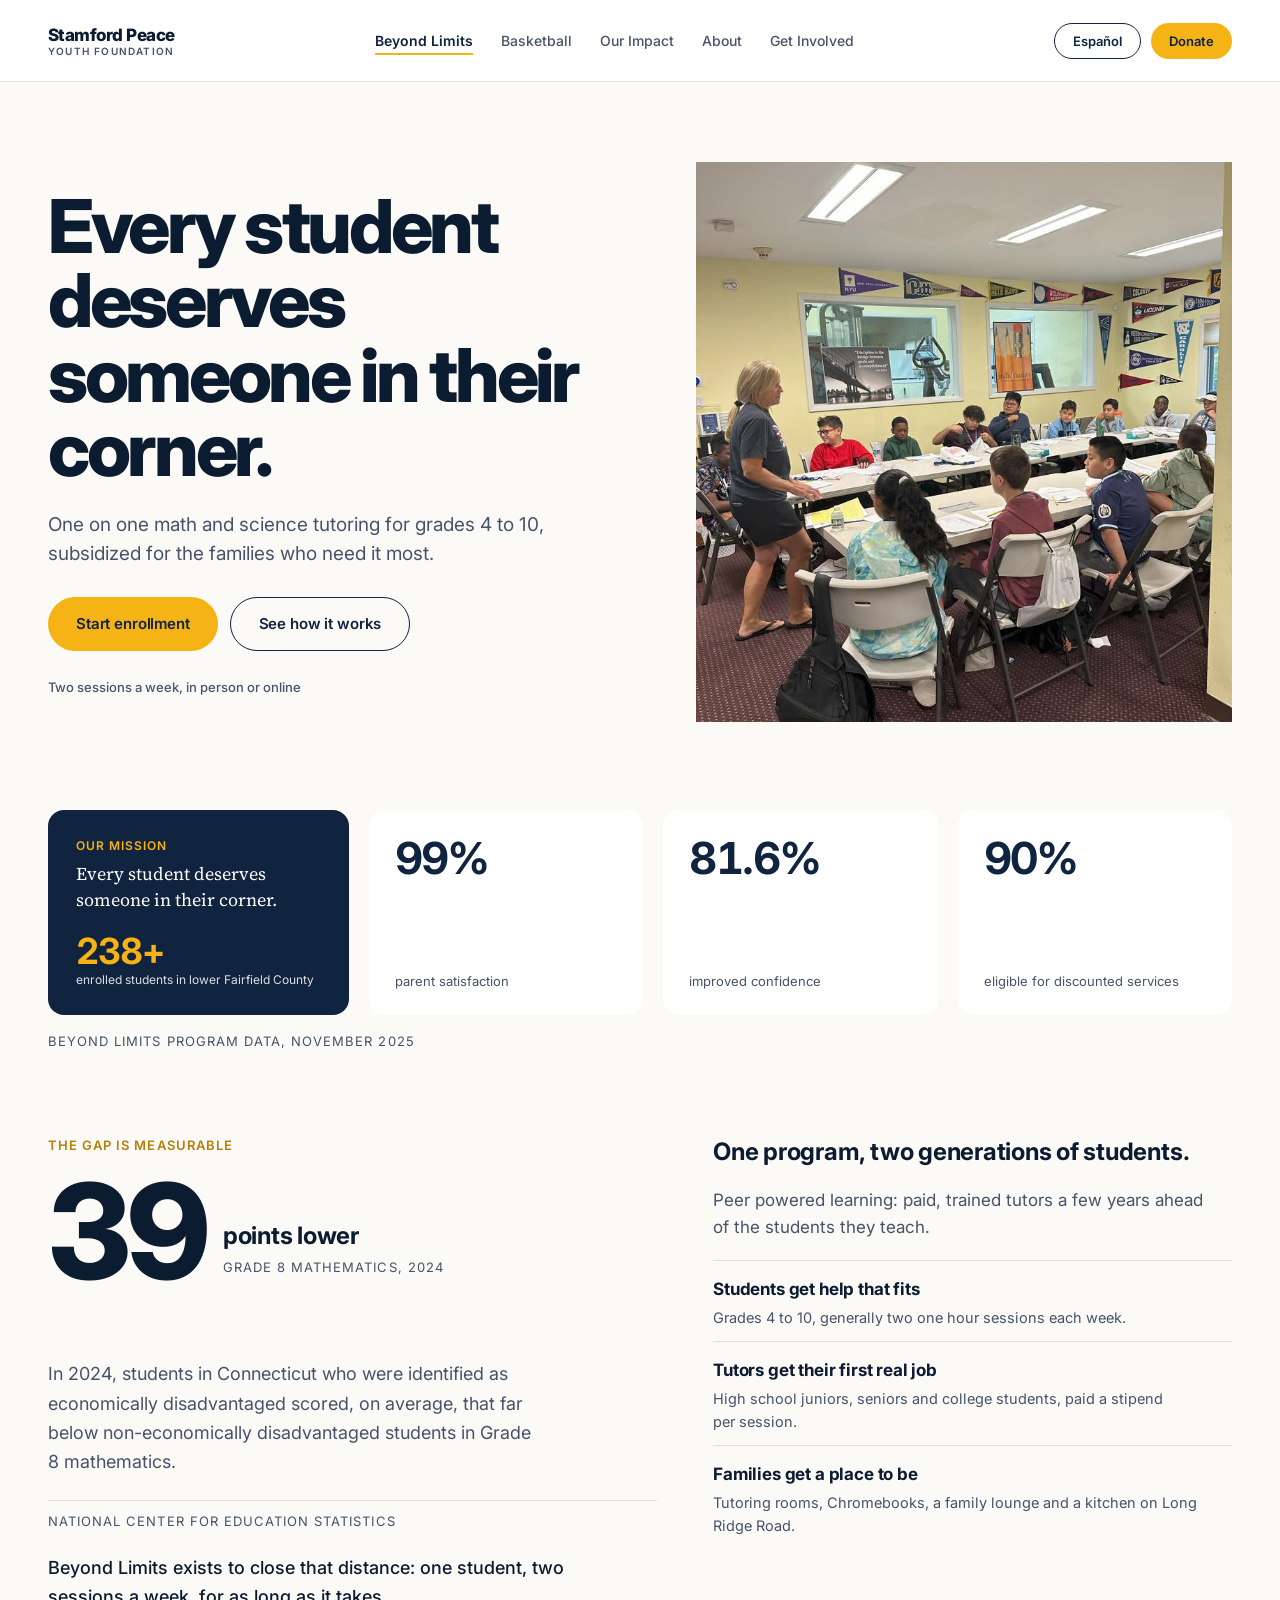
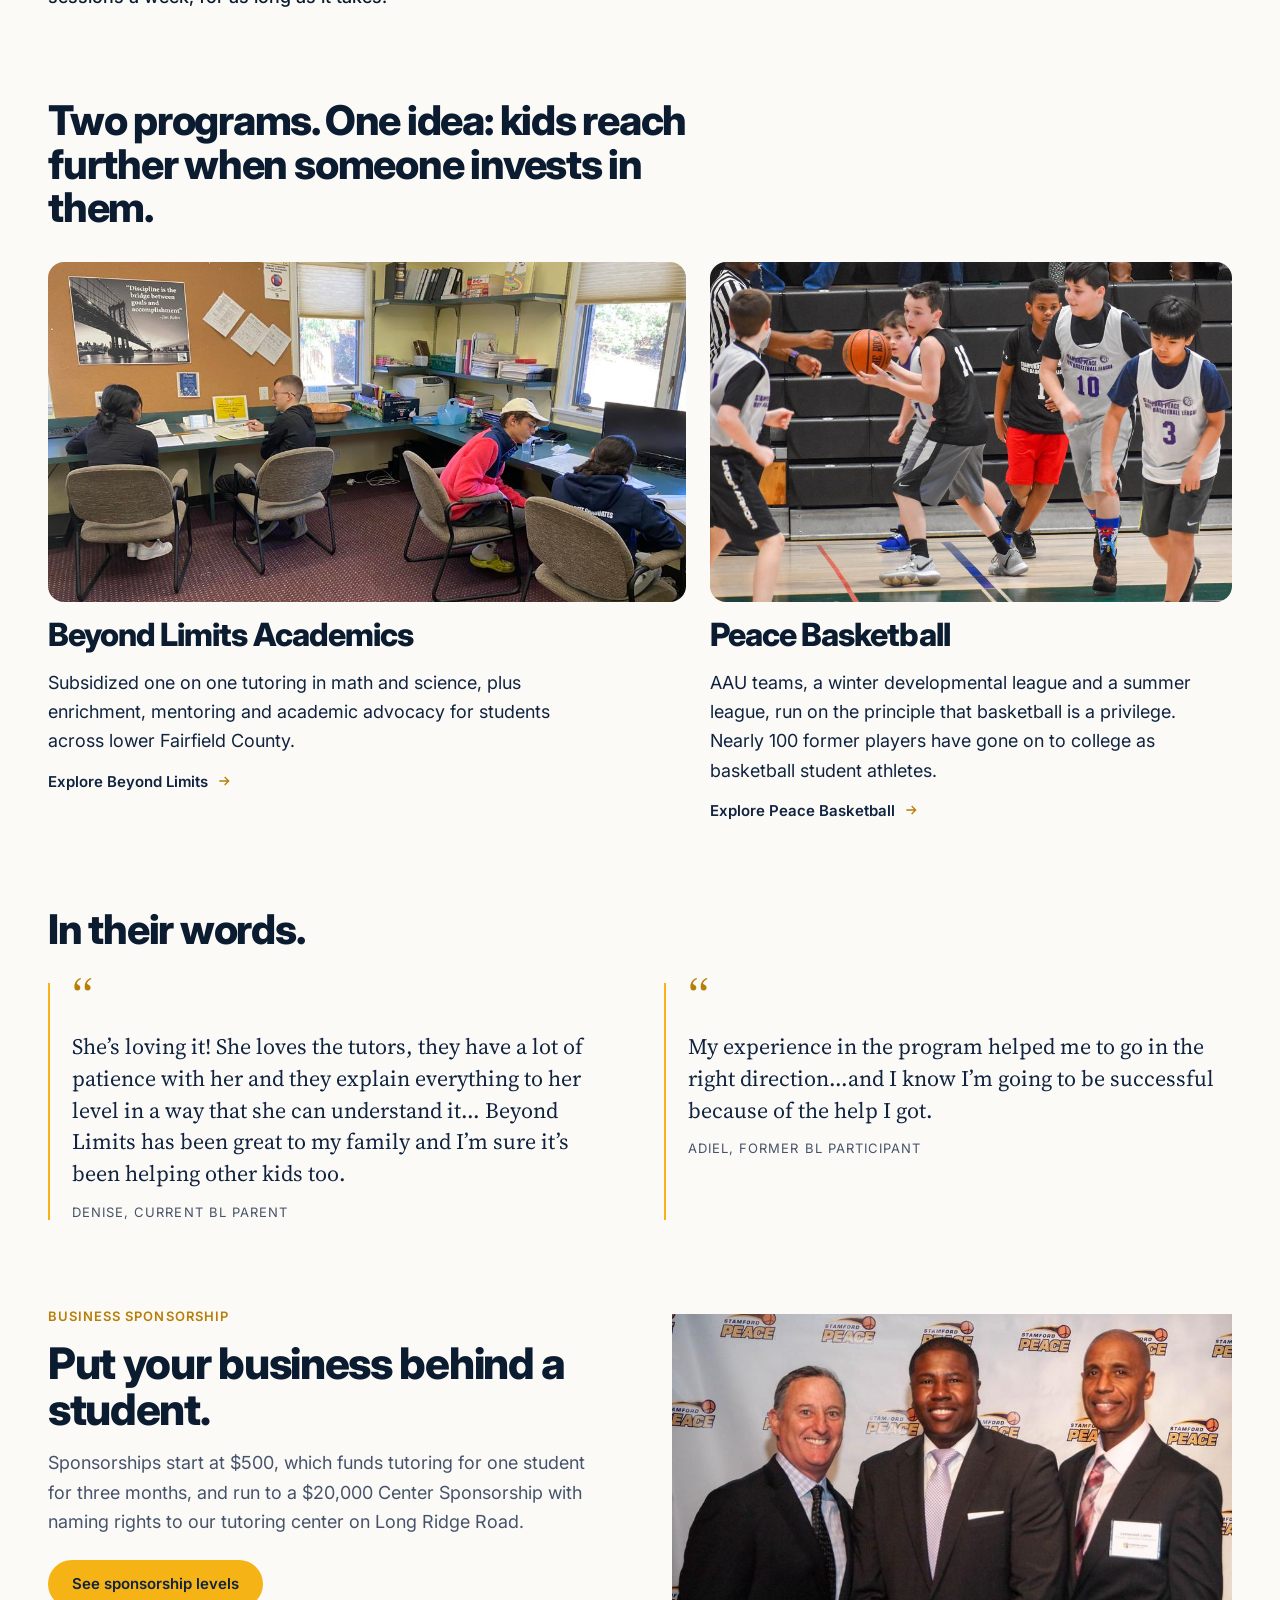
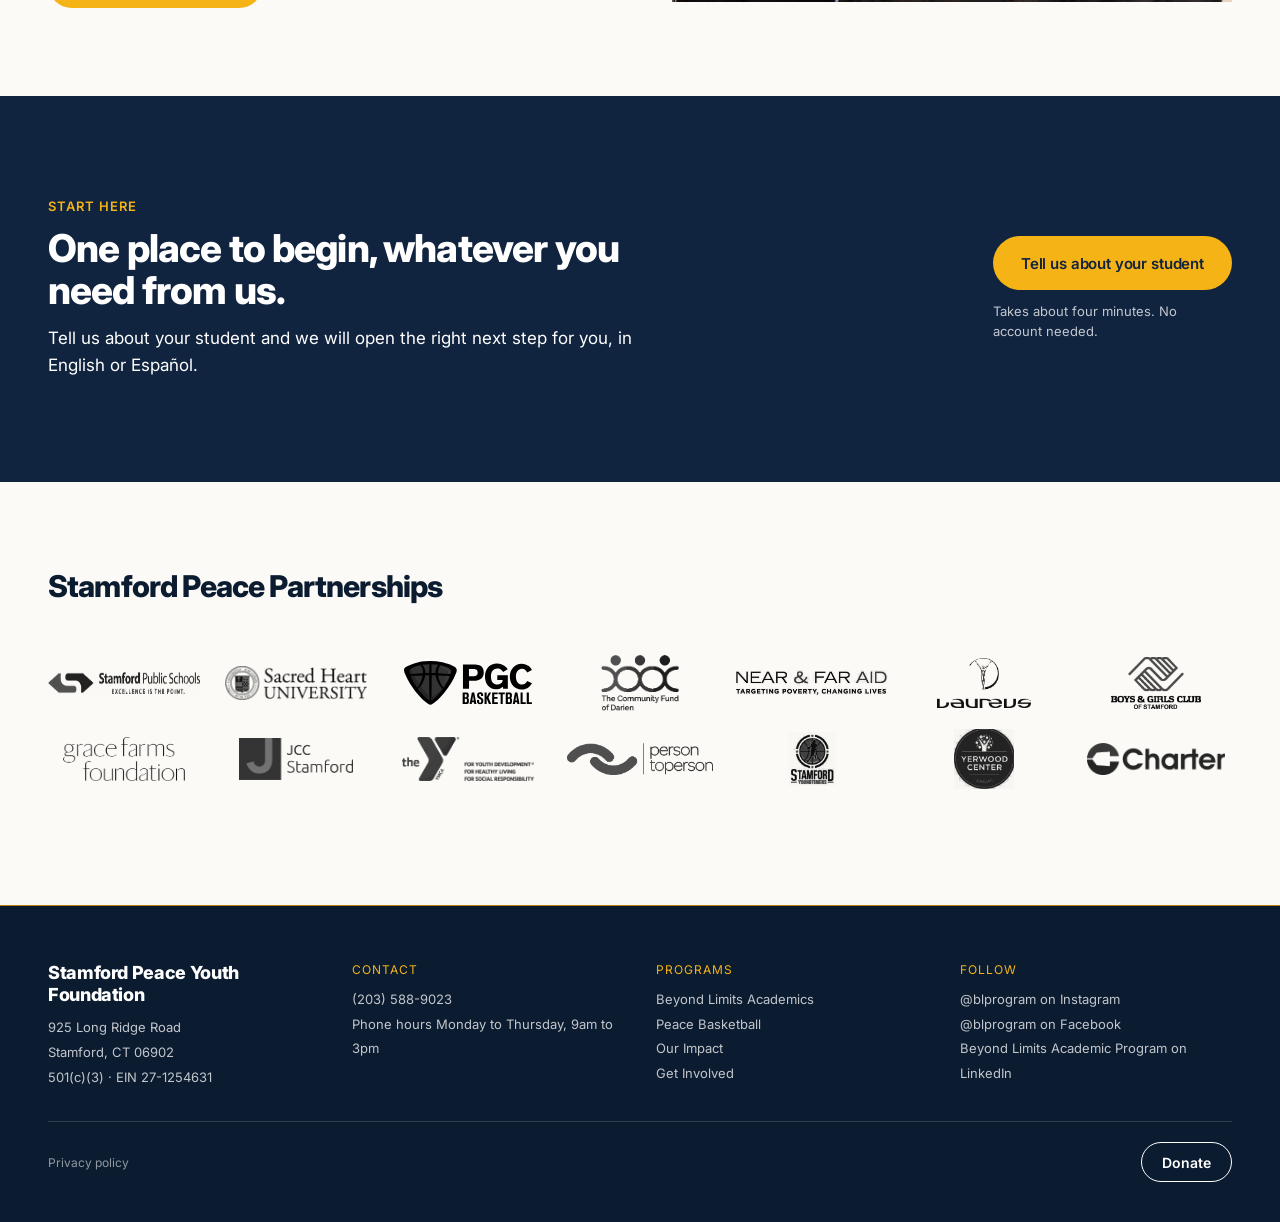
<file: index.html>
<!doctype html>
<html lang="en">
<head>
<meta charset="utf-8">
<meta name="robots" content="noindex, nofollow">
<meta name="viewport" content="width=device-width, initial-scale=1">
<title>Beyond Limits Academics · Stamford Peace Youth Foundation</title>
<style>
:root{--navy:#10233F;--ink:#0B1B30;--gold:#F5B316;--gold-deep:#B77F07;--gold-wash:#FDF3DA;--warm:#FBFAF7;--white:#FFFFFF;--slate:#46536A;--line:#E4E0D8;--sky:#E8EEF6;--serif:'Source Serif 4',Georgia,serif;--sans:Inter,system-ui,sans-serif;--pad:48px;--maxw:1280px}
*{box-sizing:border-box}
html{scroll-behavior:smooth}
body{margin:0;background:var(--warm);color:var(--slate);font-family:var(--sans);font-size:16px;-webkit-font-smoothing:antialiased}
a{color:var(--navy);text-decoration:none}a:hover{color:var(--gold-deep)}
img,svg{display:block}
button{font:inherit;color:inherit;background:none;border:0;padding:0;cursor:pointer}
input,select{font:inherit}
:focus-visible{outline:2px solid var(--gold-deep);outline-offset:2px;border-radius:4px}
.wrap{max-width:var(--maxw);margin:0 auto;padding:0 var(--pad)}
h1,h2,h3,p{margin:0}
.d1{font-weight:800;color:var(--ink);font-size:clamp(42px,5.8vw,88px);line-height:1.0;letter-spacing:-0.045em}
.h2{font-weight:800;color:var(--ink);font-size:clamp(28px,3.2vw,48px);line-height:1.06;letter-spacing:-0.03em}
.h3{font-weight:700;color:var(--ink);font-size:24px;line-height:1.25;letter-spacing:-0.01em}
.body{font-size:18px;line-height:1.62;max-width:64ch;text-wrap:pretty}
.micro{font-size:13px;font-weight:600;letter-spacing:.08em;text-transform:uppercase;color:var(--gold-deep)}
.eyebrow-slate{font-size:13px;letter-spacing:.08em;text-transform:uppercase;color:var(--slate)}

/* header */
.headstack{position:sticky;top:0;z-index:60;background:var(--white)}
.nav{display:flex;align-items:center;justify-content:space-between;gap:24px;height:82px;padding:0 var(--pad);border-bottom:1px solid var(--line);background:var(--white);transition:height .22s ease}
.headstack.compact .nav{height:62px}
.headstack.compact .brandsub{opacity:0}
.brand{display:flex;align-items:center;gap:12px}
.brandname{font-size:17px;font-weight:800;letter-spacing:-0.03em;color:var(--ink);line-height:1.1}
.brandsub{font-size:10px;font-weight:600;letter-spacing:.12em;text-transform:uppercase;color:var(--slate);transition:opacity .18s ease}
.navlinks{display:flex;align-items:center;gap:28px;font-size:14px;font-weight:500}
.navright{display:flex;align-items:center;gap:10px}
.pill{display:inline-flex;align-items:center;justify-content:center;height:36px;padding:0 18px;border-radius:999px;font-size:13px;font-weight:600;white-space:nowrap;transition:background-color .16s ease,color .16s ease,border-color .16s ease}
.pill-gold{background:var(--gold);color:var(--navy)}
.pill-gold:hover{background:var(--gold-deep);color:var(--navy)}
.pill-outline{border:1.5px solid var(--navy);color:var(--navy)}
.pill-outline:hover{background:var(--navy);color:var(--white)}
.pill-quiet{border:1px solid var(--line);color:var(--slate)}
.pill-quiet:hover{border-color:var(--gold-deep);color:var(--gold-deep)}
.navlink{position:relative;padding:6px 0;color:var(--slate);white-space:nowrap}
.navlink::after{content:"";position:absolute;left:0;right:0;bottom:0;height:2px;background:var(--gold);transform:scaleX(0);transform-origin:left;transition:transform .18s ease}
.navlink:hover::after,.navlink[aria-current="page"]::after{transform:scaleX(1)}
.navlink[aria-current="page"]{color:var(--navy);font-weight:600}
.burger{display:none;width:44px;height:44px;align-items:center;justify-content:center}
.drawer{display:none}

/* buttons */
.btn{display:inline-flex;align-items:center;justify-content:center;gap:8px;height:48px;padding:0 24px;border-radius:999px;font-size:15px;font-weight:600;white-space:nowrap;transition:background-color .16s ease,color .16s ease,border-color .16s ease,transform .16s ease}
.btn:active{transform:translateY(1px)}
.btn-primary{background:var(--gold);color:var(--navy)}
.btn-primary:hover{background:var(--gold-deep);color:var(--navy)}
.btn-secondary{border:1.5px solid var(--navy);color:var(--navy)}
.btn-secondary:hover{background:var(--navy);color:var(--white)}
.btn-ghost{border:1.5px solid var(--white);color:var(--white)}
.btn-ghost:hover{background:var(--white);color:var(--navy)}
.btn-lg{height:54px;padding:0 28px;letter-spacing:-0.01em}
.btn-sm{height:44px;padding:0 22px}
.btn-xs{height:40px;padding:0 20px;font-size:14px}
.tlink{display:inline-flex;align-items:center;gap:8px;font-size:15px;font-weight:600;color:var(--navy)}
.tlink svg{transition:transform .18s ease}
.tlink:hover{color:var(--gold-deep)}
.tlink:hover svg{transform:translateX(4px)}

/* hero */
.hero{display:grid;grid-template-columns:1.05fr .95fr;gap:56px;align-items:center;padding:80px var(--pad) 88px}
.hero-copy{display:flex;flex-direction:column;gap:24px;min-width:0}
.sup{font-size:19px;line-height:1.55;color:var(--slate);max-width:44ch}
.factline{display:flex;align-items:center;gap:10px;flex-wrap:wrap;font-size:13px;font-weight:500;color:var(--slate);margin-top:4px}
.hero-photo{height:560px;overflow:hidden;background:transparent}
.hero-photo img{width:100%;height:100%;object-fit:cover}
.hero-cta{display:flex;gap:12px;margin-top:4px;flex-wrap:wrap}
.slot{border:1.5px dashed var(--gold-deep);background:var(--gold-wash);border-radius:16px;display:flex;flex-direction:column;align-items:center;justify-content:center;gap:10px;text-align:center}
.slot-label{font-size:12px;font-weight:600;color:var(--gold-deep);line-height:1.5}
.slot-on-navy{border:1.5px dashed var(--gold);background:rgba(253,243,218,.12);border-radius:999px;padding:12px 20px;font-size:11px;font-weight:600;color:var(--gold);text-align:center}

/* stat band */
.statband{display:flex;gap:20px}
.stat-anchor{flex:1.1;background:var(--navy);border-radius:16px;padding:28px;display:flex;flex-direction:column;justify-content:space-between;gap:20px}
.stat-anchor-label{font-size:12px;letter-spacing:.08em;text-transform:uppercase;color:var(--gold);font-weight:600}
.stat-anchor-line{font-family:var(--serif);font-size:18px;line-height:1.45;color:var(--white)}
.stat-num-gold{font-size:36px;font-weight:700;letter-spacing:-0.03em;color:var(--gold);font-variant-numeric:tabular-nums;line-height:1}
.stat-sub{font-size:12px;color:var(--white);opacity:.85}
.statcard{flex:1;background:var(--white);border-radius:16px;padding:26px;display:flex;flex-direction:column;justify-content:space-between;gap:20px;position:relative;transition:transform .18s ease}
.statcard::before{content:"";position:absolute;top:0;left:0;right:0;height:3px;background:var(--gold);border-radius:16px 16px 0 0;opacity:0;transition:opacity .18s ease}
.statcard:hover{transform:translateY(-2px)}
.statcard:hover::before{opacity:1}
.stat-num{font-size:44px;font-weight:700;letter-spacing:-0.03em;color:var(--navy);font-variant-numeric:tabular-nums;line-height:1}
.stat-label{font-size:13px;color:var(--slate)}
.source{font-size:13px;letter-spacing:.08em;text-transform:uppercase;color:var(--slate);margin-top:18px}

/* cards */
.card{position:relative;background:var(--white);border-radius:16px;padding:28px;display:flex;flex-direction:column;gap:12px;transition:transform .18s ease}
.card-title{font-size:22px;font-weight:700;letter-spacing:-0.01em;line-height:1.25;color:var(--ink)}
.card-body{font-size:15px;line-height:1.6}
.grid3{display:grid;grid-template-columns:repeat(3,minmax(0,1fr));gap:24px}
.grid2{display:grid;grid-template-columns:repeat(2,minmax(0,1fr));gap:48px}
.imgcard{display:flex;flex-direction:column;gap:12px;padding:0;background:none;border-radius:0}
.imgcard::before{left:0;right:0}
.imgcard:hover{transform:translateY(-2px)}
.imgcard .visual{height:240px;background:var(--navy);border-radius:16px;display:flex;align-items:center;justify-content:center}
.imgcard .visual.ink{background:var(--ink)}
.imgcard .pad{padding:0 4px}
.section{padding:0 var(--pad) 88px}
.stack{display:flex;flex-direction:column}
.statement{display:flex;flex-direction:column;align-items:center;gap:22px;padding:96px var(--pad);text-align:center}
.bignum{font-size:44px;font-weight:800;letter-spacing:-0.03em;color:var(--ink);line-height:1}
.quote{padding:0 0 0 22px;border-left:2px solid var(--gold);display:flex;flex-direction:column;gap:14px}
.qmark{font-family:var(--serif);font-size:56px;line-height:.6;color:var(--gold-deep)}
.qtext{font-family:var(--serif);font-size:22px;line-height:1.45;color:var(--navy)}
.band{background:var(--navy);border-radius:16px}
.band-inner{display:flex;align-items:center;justify-content:space-between;gap:40px;padding:56px 48px}
.band-inner .h2{color:var(--white)}
.band-body{font-size:17px;line-height:1.6;color:var(--white);max-width:64ch}

/* sponsor split */
.sponsorsplit{display:grid;grid-template-columns:minmax(0,1fr) minmax(360px,560px);gap:56px;align-items:center}
.sponsorsplit .h2{font-size:clamp(30px,3.4vw,44px);letter-spacing:-.03em;max-width:18ch}
.imgframe{overflow:hidden;background:transparent;aspect-ratio:900/464}
.imgframe img{width:100%;height:auto;display:block}

/* mid band */
.midband{display:grid;grid-template-columns:1.08fr .92fr;gap:56px;align-items:start}
.num{font-weight:800;color:var(--ink);letter-spacing:-.05em;line-height:.82;font-variant-numeric:tabular-nums;font-size:132px}
.numrow{display:flex;align-items:flex-end;gap:18px}
.h4{font-size:17px;font-weight:700;letter-spacing:-.01em;color:var(--ink);margin:0}
.sm{font-size:14.5px;line-height:1.55;color:var(--slate);margin:0;text-wrap:pretty}
.srcline{display:flex;align-items:center;gap:10px;border-top:1px solid var(--line);padding-top:12px}
.factrow{padding:18px 0 0;border-top:1px solid var(--line);display:flex;gap:14px;align-items:flex-start}
.factrow svg{flex:0 0 auto;margin-top:2px}
.pillars{display:grid;grid-template-columns:1.1fr .9fr;gap:24px}
.pillar{display:flex;flex-direction:column;gap:16px;position:relative;transition:transform .18s ease}
.pillar::before{content:"";position:absolute;top:0;left:0;right:0;height:3px;background:var(--gold);border-radius:16px 16px 0 0;opacity:0;transition:opacity .18s ease;z-index:1}
.pillar:hover{transform:translateY(-2px)}
.pillar:hover::before{opacity:1}
.pillar .ph{height:340px;display:flex;align-items:center;justify-content:center}
.pillar .ph.ink{background:transparent}
.pillar .ph img{width:100%;height:100%;object-fit:cover;object-position:58% 45%;border-radius:16px;display:block}
.pillar .ph:has(img){padding:0;overflow:hidden}
.pillar-t{font-size:32px;font-weight:800;letter-spacing:-.03em;line-height:1.08;color:var(--ink)}

/* chip */
.chip{display:inline-flex;align-items:center;gap:6px;background:var(--gold-wash);border:1px solid var(--gold-deep);color:var(--gold-deep);font-size:12px;font-weight:600;padding:3px 12px;border-radius:99px;width:fit-content}

/* closing band */
.closing{display:flex;flex-direction:column;gap:52px}
.nightband{background:var(--navy);color:var(--white);margin-bottom:88px}
.nightband-in{width:100%;max-width:var(--maxw);margin:0 auto;padding:clamp(64px,8vw,104px) var(--pad)}
.doorcard{display:grid;grid-template-columns:minmax(0,1fr) auto;gap:56px;align-items:center}
.doorcard .h2{color:var(--white);font-size:clamp(28px,3vw,40px);letter-spacing:-.022em;line-height:1.08;max-width:24ch}
.micro-gold{color:var(--gold)}
.doorsub{font-size:17px;line-height:1.6;color:var(--white);max-width:56ch;text-wrap:pretty}
.doorside{display:flex;flex-direction:column;align-items:flex-start;gap:12px}
.doornote{font-size:13px;line-height:1.5;color:var(--white);opacity:.75;max-width:24ch}
.partnerhead{display:grid;grid-template-columns:minmax(0,1fr) auto;gap:48px;align-items:baseline}
.partnerhead .h3{font-size:30px;font-weight:800;letter-spacing:-.028em;line-height:1.1}
.logorow{display:grid;align-items:center;justify-items:center;gap:32px;padding:28px 0;grid-template-columns:repeat(5,minmax(0,1fr))}
.logorow.four{grid-template-columns:repeat(5,minmax(0,1fr))}
.logorow img{width:auto;max-width:100%;flex:0 0 auto}
.lg-bgc{height:52px}.lg-charter{height:32px}.lg-cfd{height:56px}.lg-gf{height:44px}.lg-jcc{height:42px}.lg-laureus{height:50px}.lg-nfa{height:26px}.lg-ncy{height:44px}.lg-p2p{height:32px}.lg-shu{height:34px}.lg-sps{height:22px}.lg-syt{height:54px}.lg-yer{height:60px}.lg-pgc{height:44px}

/* footer */
.foot{background:var(--ink);border-top:1px solid var(--gold-deep);padding:56px 0 40px}
.foot-grid{display:grid;grid-template-columns:repeat(4,minmax(0,1fr));gap:32px}
.foot-col{display:flex;flex-direction:column;gap:10px}
.foot-h{font-size:12px;letter-spacing:.08em;text-transform:uppercase;color:var(--gold)}
.foot-t{font-size:18px;font-weight:800;letter-spacing:-0.02em;color:var(--white);line-height:1.2}
.foot-b{font-size:13px;line-height:1.9;color:var(--white);opacity:.75}
.foot-b a{color:var(--white)}.foot-b a:hover{color:var(--gold)}
.foot-bot{display:flex;justify-content:space-between;align-items:center;gap:20px;border-top:1px solid rgba(255,255,255,.15);padding-top:20px;margin-top:32px}
.foot-legal{font-size:12px;color:var(--white);opacity:.55}
.foot-legal a{color:var(--white)}

@media (max-width:1100px){
  :root{--pad:32px}
  .hero{gap:36px}
  .hero-photo{height:400px}
  .band-inner{padding:44px 36px}
  .sponsorsplit{grid-template-columns:1fr;gap:28px}
  .imgframe{max-width:640px}
  .statband{flex-wrap:wrap}
  .stat-anchor{flex:1 1 100%}
  .statcard{flex:1 1 calc(33.333% - 14px)}
  .navlinks{gap:20px;font-size:13.5px}
  .pill{padding:0 14px}
}
@media (max-width:900px){
  :root{--pad:20px}
  .burger{display:flex}
  .navlinks{display:none}
  .navright{display:none}
  .nav{height:60px}
  .headstack.compact .nav{height:56px}
  .drawer{display:block;overflow:hidden;height:0;background:var(--white);border-bottom:1px solid var(--line);transition:height .26s ease}
  .drawer-inner{display:flex;flex-direction:column;padding:8px var(--pad) 20px;gap:2px}
  .drawer-inner a{display:flex;align-items:center;min-height:48px;font-size:16px;font-weight:500;color:var(--navy);border-bottom:1px solid var(--line)}
  .drawer-inner a:hover{color:var(--gold-deep)}
  .drawer .btn{margin-top:16px}
  .brandsub{display:none}
  .hero{grid-template-columns:1fr;gap:24px;padding:32px var(--pad)}
  .body{font-size:16px}
  .sup{font-size:17px}
  .hero-cta{flex-direction:column;gap:12px;margin-top:0}
  .hero-cta .btn{width:100%;height:52px}
  .hero-photo{height:260px}
  .statband{flex-direction:column;gap:14px}
  .stat-anchor,.statcard{flex:1 1 auto}
  .midband{grid-template-columns:1fr;gap:28px}
  .num{font-size:96px}
  .pillars{grid-template-columns:1fr;gap:28px}
  .pillar .ph{height:200px}
  .pillar-t{font-size:26px}
  .statement{padding:44px var(--pad);gap:14px}
  .h3{font-size:21px}
  .card-title{font-size:20px}
  .bignum{font-size:32px}
  .stat-num{font-size:38px}
  .grid2,.grid3,.grid4{grid-template-columns:1fr;gap:14px}
  .section{padding:0 var(--pad) 44px}
  .card{padding:20px;gap:8px}
  .card-title{font-size:15px}
  .card-body{font-size:14px}
  .imgcard .visual{height:180px}
  .quote{padding:24px}
  .qtext{font-size:18px}
  .band-inner{flex-direction:column;align-items:stretch;gap:16px;padding:32px 24px}
  .band-inner .btn{width:100%}
  .band-body{font-size:15px}
  .sponsorsplit{grid-template-columns:1fr;gap:24px}
  .sponsorsplit .btn{width:100%}
  .closing{gap:32px}
  .doorcard{grid-template-columns:1fr;gap:24px}
  .nightband-in{padding:56px var(--pad)}
  .doorside{align-items:stretch}
  .doorside .btn{width:100%;height:52px}
  .doornote{max-width:none}
  .partnerhead{grid-template-columns:1fr;gap:14px}
  .logorow,.logorow.four{grid-template-columns:repeat(2,minmax(0,1fr));gap:20px;padding:20px 0}
  .foot-grid{grid-template-columns:1fr;gap:24px}
  .foot-bot{flex-direction:column;align-items:flex-start}
}
@media (prefers-reduced-motion:reduce){*{transition-duration:.01ms!important;animation-duration:.01ms!important}html{scroll-behavior:auto}}
.logorow a{display:flex;align-items:center;justify-content:center;min-width:0;max-width:100%}
.logorow a img{transition:opacity .16s ease}
.logorow a:hover img{opacity:.7}
/* PATTERNS:START -- generated from patterns.css, do not edit here */
/* Self-hosted rather than loaded from Google: no third-party request, nothing
   about a family's visit leaves this domain, and the page cannot fall back to
   Georgia on a network that blocks the CDN.

   WOFF2, subset to the characters this site actually renders. The pair arrived
   as raw variable TTF at 2,037KB, which is a poor trade for families opening
   this on a phone. Subsetting to Basic Latin, Latin-1 Supplement, Latin
   Extended-A, General Punctuation, arrows and currency takes it to 337KB, and
   both variable axes survive, so every weight from 400 to 800 still resolves
   from the one file.

   The ranges are deliberately wider than today's text. Latin-1 covers Spanish
   accents, because Spanish versions of the parent-facing pages are an open
   question with Andy. The arrow range is not optional: impact.html renders a
   &rarr; and without it that character ships as tofu.

   To regenerate after a copy change that introduces a new character, subset
   from the TTF originals with fontTools rather than editing these files. */
@font-face{font-family:Inter;src:url('fonts/Inter-variable.woff2') format('woff2');font-style:normal;font-weight:100 900;font-display:swap}
@font-face{font-family:'Source Serif 4';src:url('fonts/SourceSerif4-variable.woff2') format('woff2');font-style:normal;font-weight:200 900;font-display:swap}

/* ============================================================================
   Photograph patterns. Single source of truth.

   The nine pages each carry their own <style> block and none of them match, so
   these rules are NOT copied by hand into nine files. build-site.py inlines this
   file into every page at the PATTERNS marker and fails the build if a page is
   missing it. Edit here, run the build, and every page gets it.

   Inlined rather than <link>ed on purpose: this is a static GitHub Pages site and
   an extra blocking request for ~4KB is a worse trade than the duplication.

   EVERY CLASS IS PREFIXED p-. That is not decoration.
   The first version of this file used .ph and .mosaic, and both already existed:
   .ph is a 340px navy placeholder box on index and tutoring, .mosaic is the
   two-column layout on tutoring. Injecting them silently restyled both live
   sections. (.band collided only with a dead rule no markup uses, so that one
   was harmless.) The prefix is what stops a new pattern reaching into markup it
   was never meant to touch, so keep it.

   House rules these follow:
     - tokens only, no new colours
     - .wrap is max-width 1280 with 48px sides; .section adds 88px bottom
     - breakpoints are 1100 and 900, matching the pages
     - every image declares aspect-ratio so nothing reflows when it loads
   ============================================================================ */

/* Shared. Every photograph on the site goes through .p-img. -----------------

   No height here on purpose. Two kinds of pattern use this:
     - the IMAGE carries the shape (card, figure, pair, accent) via aspect-ratio
     - the WRAPPER carries the shape (band, split, mosaic) and the image fills it
   A blanket height:100% breaks the first kind: inside a flex card it resolves
   against the card and silently overrides aspect-ratio, which is exactly how the
   three cards in a grid ended up three different heights. So the wrapper-shaped
   patterns opt into height:100% themselves, below.

   height:auto is load-bearing, not a default. Every <img> carries width and
   height attributes so the browser reserves the right box before the file
   arrives, and those attributes are presentational hints: with no height in the
   CSS they apply literally, so a 600x600 file in a 240px column rendered 240
   wide by 600 tall and aspect-ratio was ignored, because aspect-ratio only
   applies when height is auto. */
.p-img{display:block;width:100%;height:auto;object-fit:cover;background:var(--sky);border-radius:0}
.p-img-flat{border-radius:0}
.p-fig{margin:0}
.p-cap{margin-top:10px;font-size:13.5px;line-height:1.5;color:var(--slate);max-width:58ch}

/* 1. Full-bleed band -------------------------------------------------------
   Escapes .wrap entirely, so it is a top-level <section class="p-band">, never
   a child of .wrap.section. Text sits on a scrim, not on the bare photograph:
   a photo's own contrast is not something we control. */
.p-band{position:relative;margin:0 0 88px;min-height:clamp(320px,42vw,520px);display:grid;isolation:isolate}
.p-band>.p-img{position:absolute;inset:0;height:100%;border-radius:0;z-index:0}
.p-band::after{content:"";position:absolute;inset:0;z-index:1;background:linear-gradient(100deg,rgba(11,27,48,.86) 0%,rgba(11,27,48,.66) 46%,rgba(11,27,48,.28) 100%)}
.p-band-in{position:relative;z-index:2;align-self:center;width:100%;max-width:var(--maxw);margin:0 auto;padding:64px var(--pad);display:flex;flex-direction:column;gap:18px;align-items:flex-start}
.p-band-in>*{max-width:44ch}
.p-band .h2,.p-band .d1{color:var(--white)}
.p-band .body,.p-band .sup{color:#DCE4EF}
.p-band .micro{color:var(--gold)}
/* A centred band needs a symmetric scrim: the default gradient is built for
   text sitting on the left, so it leaves the right end of a centred headline on
   the lightest part of the photograph. */
.p-band-center::after{background:linear-gradient(180deg,rgba(11,27,48,.60) 0%,rgba(11,27,48,.78) 100%)}
/* A band carrying only an eyebrow and a heading collapses to about 199px on a
   phone, because min-height goes to 0 below 900. A 2.5:1 group photograph in a
   390x199 box is a strip of torsos. These bands drop the picture and keep the
   colour; Donate's band is taller and keeps its photograph. */
@media (max-width:900px){
  .p-band.p-band-tight>.p-img{display:none}
  .p-band.p-band-tight::after{background:var(--navy)}
  .p-band-tight .p-band-in{padding-top:44px;padding-bottom:44px}
}

/* 2. Photo beside copy -----------------------------------------------------
   Copy leads. .p-split-flip puts the photograph first on wide screens and
   leaves source order alone, so a screen reader still hears the heading first. */
.p-split{display:grid;grid-template-columns:1fr 1fr;gap:clamp(28px,4vw,64px);align-items:center}
.p-split-media{aspect-ratio:4/3;margin:0}
.p-split-media .p-img{height:100%}
.p-split-flip .p-split-media{order:-1}
.p-split-copy{display:flex;flex-direction:column;gap:16px;align-items:flex-start}

/* 3. Inline figure ---------------------------------------------------------
   Sits inside a reading column and is deliberately narrower than the text it
   interrupts, so the eye keeps its place. */
.p-figure{margin:26px 0 0;max-width:520px}
.p-figure .p-img{aspect-ratio:5/4}

/* 4. Portrait pair ---------------------------------------------------------
   Two people, named. The name is part of the pattern because an unnamed
   portrait on an About page is worse than no portrait. */
.p-pair{display:grid;grid-template-columns:repeat(2,minmax(0,1fr));gap:clamp(20px,3vw,40px);max-width:760px}
.p-pair figure{margin:0}
.p-pair .p-img{aspect-ratio:4/5}
.p-pair-name{margin-top:12px;font-size:17px;font-weight:700;letter-spacing:-.01em;color:var(--ink)}
.p-pair-role{margin-top:2px;font-size:14px;color:var(--slate)}

/* 5. Card grid -------------------------------------------------------------
   Two, three or four across. Set --n to the count; it collapses on its own. */
.p-grid{display:grid;grid-template-columns:repeat(var(--n,3),minmax(0,1fr));gap:clamp(18px,2.4vw,28px)}
.p-card{display:flex;flex-direction:column;background:var(--white);border:1px solid var(--line);border-radius:16px;overflow:hidden}
.p-card .p-img{aspect-ratio:3/2;border-radius:0}
.p-card-b{padding:18px 20px 22px;display:flex;flex-direction:column;gap:7px;flex:1}
.p-card-t{font-size:17px;font-weight:700;letter-spacing:-.01em;color:var(--ink)}

/* 6. Mosaic ----------------------------------------------------------------
   One room, three ways. Used exactly once on the site, on the tutoring centre.
   Give the biggest slot the strongest photograph: the large cell is the one
   people read, so a weak image there inverts the whole point of the pattern. */
.p-mosaic{display:grid;grid-template-columns:1.55fr 1fr;grid-template-rows:repeat(2,1fr);gap:14px;aspect-ratio:16/9}
.p-mosaic>*{margin:0}
.p-mosaic>*:first-child{grid-row:span 2}
.p-mosaic .p-img{height:100%}

/* 7. Quiet accent ----------------------------------------------------------
   The smallest pattern. For sections whose content is the words, where a
   photograph is a breath rather than evidence. */
.p-accent{display:flex;gap:clamp(20px,3vw,36px);align-items:flex-start}
.p-accent-media{flex:0 0 clamp(160px,20vw,240px);margin:0}
.p-accent-media .p-img{aspect-ratio:1}
.p-accent-copy{flex:1;min-width:0;display:flex;flex-direction:column;gap:14px;align-items:flex-start}

/* 8. Aside -----------------------------------------------------------------
   Content leads on the left, a figure sits beside it on the right. Born on
   tutoring.html "How to enroll", where a figure in the reading column left an
   empty half page next to it: this puts the photograph in that space and made
   the section 30% shorter. Anything full width inside it takes .p-aside-wide. */
.p-aside{display:grid;grid-template-columns:1.15fr .85fr;gap:clamp(28px,4vw,56px);align-items:start}
.p-aside-wide{grid-column:1/-1}
.p-figure-flush{margin-top:0}

/* 9. Numbered grid ---------------------------------------------------------
   For a list of principles that arrived as one paragraph with inline numbers.
   Same words, one entry point per item instead of one for the whole block. */
.p-numgrid{display:grid;grid-template-columns:repeat(3,minmax(0,1fr));gap:clamp(16px,2vw,22px)}
.p-num{border-top:1px solid var(--line);
padding:20px 22px 22px;display:flex;flex-direction:column;gap:6px}
.p-num-n{font-size:13px;font-weight:700;color:var(--gold-deep);letter-spacing:.04em;
font-variant-numeric:tabular-nums}
.p-num-t{font-size:17px;font-weight:700;letter-spacing:-.01em;color:var(--ink)}

/* 10. Field list -----------------------------------------------------------
   For a set of things a reader needs to COMPARE. Three leagues were described
   in three prose paragraphs covering the same six attributes in a different
   order each time, so the fact that only one of them takes girls was invisible
   without reading all three to the end. Same labels, same order, every card. */
.fields{margin:2px 0 0;display:flex;flex-direction:column;gap:9px}
.fq dt{font-size:11px;font-weight:700;letter-spacing:.07em;text-transform:uppercase;color:var(--gold-deep)}
.fq dd{margin:2px 0 0;font-size:14.5px;line-height:1.5;color:var(--slate)}
/* The labels only compare if they line up across cards, so a heading that wraps
   to two lines must not push its own field list down past its neighbours'. */
h3:has(+ .fields){min-height:2.6em}
@media (max-width:900px){h3:has(+ .fields){min-height:0}}

/* 11. Quote grid -----------------------------------------------------------
   Four testimonies at 20px with 56px quote marks read as four essays. The fix
   was never fewer quotes: it was smaller ones. The number they all support
   leads the section rather than trailing it in a sentence nobody reaches. */
.qlead{display:flex;gap:22px;align-items:flex-start;background:var(--white);
border:1px solid var(--line);border-radius:16px;padding:22px 26px}
.qlead-num{font-size:44px;font-weight:800;letter-spacing:-.03em;color:var(--gold-deep);line-height:1}
.qlead-t{font-size:15px;font-weight:700;color:var(--ink);margin-bottom:4px}
.qlead .sm{max-width:62ch}
.qgrid{display:grid;grid-template-columns:repeat(2,minmax(0,1fr));gap:16px}
.qcompact{padding:22px 24px;gap:10px}
.qcompact .qtext{font-size:16.5px;line-height:1.5}
.qcompact .qmark{font-size:34px}

/* Text link ----------------------------------------------------------------
   .tlink is an existing site class, but only four of the nine pages define it
   and the four do not agree. impact.html and about.html use it and style it not
   at all, so their links rendered as plain inline text and the arrow wrapped to
   its own line. One definition here, last in the cascade, so all nine match.
   width:fit-content and white-space:nowrap are sponsorship's version, which is
   the only one that had already solved the wrapping arrow. */
.tlink{display:inline-flex;align-items:center;gap:8px;font-size:15px;font-weight:600;
color:var(--navy);white-space:nowrap;width:fit-content}
.tlink svg{transition:transform .18s ease}
.tlink:hover{color:var(--gold-deep)}
.tlink:hover svg{transform:translateX(4px)}
@media (prefers-reduced-motion:reduce){.tlink svg,.tlink:hover svg{transition:none;transform:none}}

/* 12. Growth arc -----------------------------------------------------------
   Two numbers and the distance between them. Built because "supporting
   initially five students... now working with 250+" was a subordinate clause
   on a page called Our Impact. */
.arc{display:flex;align-items:center;gap:clamp(20px,4vw,48px);padding:22px 0 0;
border-top:1px solid var(--line);flex-wrap:wrap}
.arc-yr{font-size:11px;font-weight:700;letter-spacing:.08em;text-transform:uppercase;color:var(--slate)}
.arc-n{font-size:52px;font-weight:800;letter-spacing:-.04em;line-height:1;color:var(--slate);margin-top:4px}
.arc-now{color:var(--gold-deep)}
.arc-to{font-size:30px;color:var(--line)}
.arc .sm{margin-top:6px;display:block}
.fields-wide .fq dd{max-width:66ch}
.whycard{padding:22px 0 0;border-top:1px solid var(--line)}

/* 13. Logo wall ------------------------------------------------------------
   A modifier on the site's existing .logorow, NOT a replacement, because the
   per-logo heights on index.html were already hand-tuned and an area-normalising
   formula independently agreed with them within a few pixels. Sizing was never
   the problem. Two things were: fourteen competing colour schemes, and a five
   column grid that left fourteen logos as 5 / 5 / 4 with an orphan gap.

   The filter is measured, not chosen by eye. grayscale plus opacity left a
   93-point spread between the palest logo and the darkest, because opacity
   cannot rescue a pale original. Darkening cuts that spread to 43. */
.p-logowall{grid-template-columns:repeat(auto-fit,minmax(140px,1fr));gap:18px 20px}
.p-logowall img{filter:grayscale(1) brightness(.45);transition:filter .18s ease;max-width:100%}
.p-logowall a:hover img,.p-logowall a:focus-visible img{filter:none}
@media (prefers-reduced-motion:reduce){.p-logowall img{transition:none}}

/* 14. Three-up mosaic ------------------------------------------------------
   A modifier on the site's .mosaic-grid, which is a 2x2. Three photographs in a
   four-cell grid leave an orphan, so the first spans both columns. */
.p-mosaic3{grid-template-rows:auto auto}
.p-mosaic3>*:first-child{grid-column:1/-1}
.p-mosaic3>*{min-height:0}

/* 15. Name chips -----------------------------------------------------------
   For a long list of peers where every entry carries equal weight. Built for
   the 26 colleges on basketball.html, which had been a five-column text grid
   with rules through it, plus a screenshot of a six-logo collage that named
   five colleges the list already had. Chips beat logos here: we hold logo files
   for three of the twenty-six, and featuring those three would claim they are
   special when the only thing special about them is that we have the files. */
.p-chips{list-style:none;display:flex;flex-wrap:wrap;gap:8px;margin:2px 0 0;padding:0}
.p-chips li{font-size:14px;line-height:1;color:var(--navy);background:var(--white);
border:1px solid var(--line);border-radius:999px;padding:9px 15px}

/* Logo strip ---------------------------------------------------------------
   Not one of the seven. Real logo files on a neutral ground. */
.p-logos{display:flex;flex-wrap:wrap;gap:clamp(20px,3vw,44px);align-items:center}
.p-logos img{height:clamp(38px,4.4vw,56px);width:auto;object-fit:contain;filter:grayscale(1);opacity:.72;transition:filter .18s ease,opacity .18s ease}
.p-logos img:hover{filter:grayscale(0);opacity:1}

/* 16. Dark Chorus ---------------------------------------------------------
   Selected tutoring direction. These are opt-in composition rules rather
   than global replacements: the system lives here, but only markup carrying
   a p-chorus-* class adopts it. Flat fields, rules and whitespace do the
   grouping so scholarship recipients and testimony never become card grids. */
.p-chorus-hero{grid-template-columns:minmax(0,1fr) minmax(360px,.82fr);gap:clamp(42px,6vw,78px);align-items:center}
.p-chorus-hero-copy{gap:28px}
.p-chorus-hero{padding-top:clamp(72px,9vw,132px);padding-bottom:clamp(72px,9vw,132px)}
.p-chorus-hero .d1{font-size:clamp(3.25rem,8vw,7rem);line-height:.92;letter-spacing:-.058em;text-wrap:balance}
.p-chorus-hero .sup{font-size:clamp(1.25rem,2vw,1.65rem);line-height:1.48}
.p-chorus-hero .btn,.p-chorus-hero .tlink{font-size:.875rem}
.p-chorus-hero-media{width:min(100%,560px);height:auto;justify-self:end;border-radius:0;overflow:visible;background:transparent}
.p-chorus-hero-media img{width:100%;height:auto;aspect-ratio:4/3;object-fit:cover;object-position:50% 35%;border-radius:0}

.p-chorus-sessions{padding:0;background:var(--sky)}
.p-chorus-sessions-inner{display:grid;grid-template-columns:minmax(300px,.8fr) minmax(0,1.2fr);gap:clamp(44px,7vw,112px);align-items:start;padding-top:clamp(48px,5vw,66px);padding-bottom:clamp(48px,5vw,66px)}
.p-chorus-heading{font-size:clamp(2.2rem,5vw,4.6rem);line-height:.98;letter-spacing:-.045em;text-wrap:balance}
.p-chorus-prose{font-size:clamp(.9375rem,1.4vw,1.05rem);line-height:1.68;max-width:65ch;text-wrap:pretty}

.p-chorus-scholarships{padding-top:clamp(88px,9vw,128px);padding-bottom:clamp(88px,9vw,128px)}
.p-chorus-scholarships-head{display:flex;flex-direction:column;gap:24px;max-width:940px}
.p-chorus-scholarship-list{display:flex;flex-direction:column;gap:clamp(84px,10vw,128px);margin-top:clamp(56px,7vw,96px)}
.p-chorus-scholarship{display:flex;flex-direction:column;gap:26px;min-width:0}
.p-chorus-subheading{font-size:clamp(1.25rem,2vw,1.65rem);font-weight:600;line-height:1.15;letter-spacing:-.022em;color:var(--ink);text-wrap:balance}
.p-chorus-scholarship-body{display:flex;flex-direction:column;gap:18px;font-size:clamp(.9375rem,1.4vw,1.05rem);line-height:1.68;max-width:65ch;text-wrap:pretty}
.p-chorus-recipient-line{font-weight:700;color:var(--ink)}
.p-chorus-recipient-set{display:grid;grid-template-columns:repeat(2,minmax(0,1fr));gap:24px;margin-top:12px;min-width:0}
/* At full phone width a 4:5 portrait is about 430px tall, so two of them fill a
   screen before any text. Cap them and keep the pair side by side. */
@media (max-width:900px){
  .p-chorus-recipient-set{gap:16px}
  .p-chorus-recipient>.p-img{aspect-ratio:1/1}
}
.p-chorus-recipient{min-width:0;max-width:420px;margin:0;background:transparent;border:0;border-radius:0;box-shadow:none}
.p-chorus-recipient>.p-img{width:100%;height:auto;aspect-ratio:4/5;object-fit:cover;background:transparent;border:0;border-radius:0;box-shadow:none}
.p-chorus-recipient figcaption{display:flex;flex-direction:column;gap:4px;margin-top:14px;background:transparent;border:0;box-shadow:none;font-size:.75rem}
.p-chorus-recipient figcaption strong{font-size:clamp(.9375rem,1.4vw,1.05rem);color:var(--ink)}
.p-chorus-recipient figcaption span,.p-chorus-testimony figcaption,.p-chorus-recipient-quote-credit{font-size:.75rem;line-height:1.5;letter-spacing:.075em;text-transform:uppercase;color:var(--slate)}
.p-chorus-recipient-quote{margin:18px 0 0;padding-left:18px;border-left:2px solid var(--gold);border-radius:0;font-family:var(--serif);font-size:clamp(.9375rem,1.4vw,1.05rem);line-height:1.62;color:var(--navy)}
.p-chorus-recipient-quote-credit{display:block;margin:9px 0 0 20px;font-style:normal}

.p-chorus-testimonials{padding:0;background:var(--navy);color:var(--white)}
.p-chorus-testimonials-inner{display:grid;grid-template-columns:minmax(280px,.75fr) minmax(0,1.25fr);gap:clamp(50px,7vw,108px);padding-top:clamp(82px,9vw,132px);padding-bottom:clamp(82px,9vw,132px)}
.p-chorus-testimonial-lead{display:flex;flex-direction:column;gap:40px}
.p-chorus-testimonials .p-chorus-heading,.p-chorus-testimonials .p-chorus-stat-copy strong,.p-chorus-testimonials .p-chorus-testimony blockquote{color:var(--white)}
.p-chorus-stat{display:flex;align-items:flex-start;gap:24px}
.p-chorus-stat-number{font-size:clamp(2.2rem,5vw,4.6rem);font-weight:800;line-height:.82;letter-spacing:-.05em;color:var(--gold)}
.p-chorus-stat-copy{font-size:clamp(.9375rem,1.4vw,1.05rem);line-height:1.68;max-width:60ch;color:var(--sky)}
.p-chorus-testimony-list{display:grid;grid-template-columns:repeat(2,minmax(0,1fr));gap:48px 30px}
.p-chorus-testimony{margin:0;padding-top:22px;border-top:1px solid var(--slate);border-radius:0;background:transparent;box-shadow:none}
.p-chorus-testimony blockquote{margin:0;font-family:var(--serif);font-size:clamp(1.25rem,2vw,1.65rem);line-height:1.48;text-wrap:pretty}
.p-chorus-testimony figcaption{margin-top:18px;color:var(--sky)}

/* Responsive ---------------------------------------------------------------
   1100 first, then 900, matching the pages' own breakpoints. */
@media (max-width:1100px){
  .p-grid{grid-template-columns:repeat(min(var(--n,3),2),minmax(0,1fr))}
  .p-accent-media{flex-basis:clamp(140px,22vw,200px)}
  .p-numgrid{grid-template-columns:repeat(2,minmax(0,1fr))}
}
@media (max-width:900px){
  .p-band{min-height:0;margin-bottom:64px}
  .p-band-in{padding:48px var(--pad)}
  .p-band::after{background:linear-gradient(180deg,rgba(11,27,48,.72) 0%,rgba(11,27,48,.84) 100%)}
  .p-split{grid-template-columns:1fr;gap:24px}
  .p-split-flip .p-split-media{order:0}
  .p-grid{grid-template-columns:1fr}
  .p-pair{grid-template-columns:1fr 1fr;gap:16px}
  .p-mosaic{grid-template-columns:1fr;grid-template-rows:none;aspect-ratio:auto}
  .p-mosaic>*:first-child{grid-row:auto}
  .p-mosaic .p-img{aspect-ratio:3/2}
  .p-accent{flex-direction:column;gap:18px}
  .p-accent-media{flex-basis:auto;width:min(100%,260px)}
  .p-figure{max-width:100%}
  .p-aside{grid-template-columns:1fr;gap:28px}
  .p-numgrid{grid-template-columns:1fr}
  .qgrid{grid-template-columns:1fr}
  .qlead{flex-direction:column;gap:10px}
  .p-chorus-hero{grid-template-columns:1fr;gap:24px;padding-top:64px;padding-bottom:64px}
  .p-chorus-hero-media{width:100%;max-width:100%;justify-self:stretch}
  .p-chorus-sessions-inner,.p-chorus-testimonials-inner,.p-chorus-testimony-list{grid-template-columns:1fr}
  .p-chorus-sessions-inner{gap:32px;padding-top:64px;padding-bottom:64px}
  .p-chorus-scholarships{padding-top:64px;padding-bottom:64px}
  .p-chorus-scholarship-list{gap:84px}
  .p-chorus-recipient-set{grid-template-columns:1fr}
  .p-chorus-testimonials-inner{gap:58px;padding-top:64px;padding-bottom:64px}
  .p-chorus-stat{flex-direction:column;gap:16px}
}

/* A photograph is decoration here, never information. Anyone who cannot see it
   still has the heading and the copy, so no pattern hides text behind an image. */
@media (prefers-reduced-motion:reduce){
  .p-logos img{transition:none}
}
/* PATTERNS:END */
</style>
</head>
<body>
<div class="headstack" id="headstack">
  <nav class="nav" aria-label="Main">
    <a class="brand" href="#top" aria-label="Stamford Peace Youth Foundation, home">
      <span><span class="brandname">Stamford Peace</span><span class="brandsub" style="display:block">Youth Foundation</span></span>
    </a>
    <div class="navlinks">
      <a class="navlink" href="beyond-limits.html" aria-current="page">Beyond Limits</a>
      <a class="navlink" href="basketball.html">Basketball</a>
      <a class="navlink" href="impact.html">Our Impact</a>
      <a class="navlink" href="about.html">About</a>
      <a class="navlink" href="start.html">Get Involved</a>
    </div>
    <div class="navright">
      <a class="pill pill-outline" href="#">Español</a>
      <a class="pill pill-gold" href="donate.html">Donate</a>
    </div>
    <button class="burger" id="burger" aria-expanded="false" aria-controls="drawer" aria-label="Open menu">
      <svg width="24" height="24" viewBox="0 0 24 24" fill="none" stroke="#10233F" stroke-width="2" aria-hidden="true"><path d="M4 7h16M4 12h16M4 17h16"/></svg>
    </button>
  </nav>
  <div class="drawer" id="drawer">
    <div class="drawer-inner">
      <a href="beyond-limits.html">Beyond Limits</a>
      <a href="basketball.html">Basketball</a>
      <a href="impact.html">Our Impact</a>
      <a href="about.html">About</a>
      <a href="start.html">Get Involved</a>
      <a href="#">Español</a>
      <a class="btn btn-primary" href="donate.html">Donate</a>
    </div>
  </div>
</div>

<main id="top">

  <section class="wrap hero">
    <div class="hero-copy">
      <h1 class="d1">Every student deserves someone in their corner.</h1>
      <p class="sup">One on one math and science tutoring for grades 4 to 10, subsidized for the families who need it most.</p>
      <div class="hero-cta">
        <a class="btn btn-primary btn-lg" href="https://vastlyresilient.github.io/beyond-limits-enrollment/">Start enrollment</a>
        <a class="btn btn-secondary btn-lg" href="tutoring.html">See how it works</a>
      </div>
      <p class="factline">Two sessions a week, in person or online</p>
    </div>
    <div class="hero-photo">
      <img src="hero-classroom.jpg" alt="Instructor walking a full classroom of students through a lesson under college pennants">
    </div>
  </section>

  <section class="wrap section" id="stats" aria-label="Program impact">
    <div class="statband" id="statband">
      <div class="stat-anchor">
        <div class="stack" style="gap:8px">
          <p class="stat-anchor-label">Our mission</p>
          <p class="stat-anchor-line">Every student deserves someone in their corner.</p>
        </div>
        <div class="stack" style="gap:3px">
          <p class="stat-num-gold" data-to="250" data-suffix="+">250+</p>
          <p class="stat-sub">enrolled students in lower Fairfield County</p>
        </div>
      </div>
      <div class="statcard">
        <p class="stat-num" data-to="99" data-suffix="%">99%</p>
        <p class="stat-label">parent satisfaction</p>
      </div>
      <div class="statcard">
        <p class="stat-num" data-to="81.6" data-dec="1" data-suffix="%">81.6%</p>
        <p class="stat-label">improved confidence</p>
      </div>
      <div class="statcard">
        <p class="stat-num" data-to="90" data-suffix="%">90%</p>
        <p class="stat-label">eligible for discounted services</p>
      </div>
    </div>
    <p class="source">Beyond Limits program data, November 2025</p>
  </section>

  <section class="wrap section" id="program">
    <div class="midband">
      <div class="stack" style="gap:24px">
        <p class="micro">The gap is measurable</p>
        <div class="numrow">
          <p class="num">39</p>
          <div class="stack" style="gap:8px;padding-bottom:10px">
            <p class="h3">points lower</p>
            <p class="eyebrow-slate">Grade 8 mathematics, 2024</p>
          </div>
        </div>
        <figure class="p-figure">
        </figure>
        <p class="body" style="max-width:44ch">In 2024, students in Connecticut who were identified as economically disadvantaged scored, on average, that far below non-economically disadvantaged students in Grade 8 mathematics.</p>
        <div class="srcline"><span class="eyebrow-slate">National Center for Education Statistics</span></div>
        <p class="body" style="max-width:44ch;color:var(--ink);font-weight:500">Beyond Limits exists to close that distance: one student, two sessions a week, for as long as it takes.</p>
      </div>
      <div class="stack" style="gap:20px" id="tutors">
        <h2 class="h3">One program, two generations of students.</h2>
        <p class="sm" style="font-size:17px;max-width:46ch">Peer powered learning: paid, trained tutors a few years ahead of the students they teach.</p>
        <div class="stack" style="gap:12px">
          <article class="factrow">
            <div class="stack" style="gap:8px">
              <h3 class="h4">Students get help that fits</h3>
              <p class="sm">Grades 4 to 10, generally two one hour sessions each week.</p>
            </div>
          </article>
          <article class="factrow">
            <div class="stack" style="gap:8px">
              <h3 class="h4">Tutors get their first real job</h3>
              <p class="sm">High school juniors, seniors and college students, paid a stipend per session.</p>
            </div>
          </article>
          <article class="factrow">
            <div class="stack" style="gap:8px">
              <h3 class="h4">Families get a place to be</h3>
              <p class="sm">Tutoring rooms, Chromebooks, a family lounge and a kitchen on Long Ridge Road.</p>
            </div>
          </article>
        </div>
      </div>
    </div>
  </section>

  <section class="wrap section" id="programs">
    <div class="stack" style="gap:32px">
      <h2 class="h2" style="max-width:26ch">Two programs. One idea: kids reach further when someone invests in them.</h2>
      <div class="pillars">
        <a class="pillar" href="#program">
          <div class="ph"><img src="tutoring-room.jpg" alt="Students working with tutors at desks in the Beyond Limits Academics tutoring room" style="object-position:50% 40%"></div>
          <h3 class="pillar-t">Beyond Limits Academics</h3>
          <p class="body" style="max-width:50ch">Subsidized one on one tutoring in math and science, plus enrichment, mentoring and academic advocacy for students across lower Fairfield County.</p>
          <span class="tlink">Explore Beyond Limits <svg width="16" height="16" viewBox="0 0 24 24" fill="none" stroke="#B77F07" stroke-width="2" aria-hidden="true"><path d="M5 12h14M13 6l6 6-6 6"/></svg></span>
        </a>
        <a class="pillar" href="#programs">
          <div class="ph ink"><img src="peace-basketball-game.png" alt="Stamford Peace youth basketball league players in Peace pinnies during a game"></div>
          <h3 class="pillar-t">Peace Basketball</h3>
          <p class="body" style="max-width:50ch">AAU teams, a winter developmental league and a summer league, run on the principle that basketball is a privilege. Nearly 100 former players have gone on to college as basketball student athletes.</p>
          <span class="tlink">Explore Peace Basketball <svg width="16" height="16" viewBox="0 0 24 24" fill="none" stroke="#B77F07" stroke-width="2" aria-hidden="true"><path d="M5 12h14M13 6l6 6-6 6"/></svg></span>
        </a>
      </div>
    </div>
  </section>

  <section class="wrap section">
    <div class="stack" style="gap:32px">
      <h2 class="h2">In their words.</h2>
      <div class="grid2">
        <figure class="quote" style="margin:0">
          <p class="qmark" aria-hidden="true">&#8220;</p>
          <blockquote class="qtext" style="margin:0">She’s loving it! She loves the tutors, they have a lot of patience with her and they explain everything to her level in a way that she can understand it... Beyond Limits has been great to my family and I’m sure it’s been helping other kids too.</blockquote>
          <figcaption class="eyebrow-slate">Denise, Current BL Parent</figcaption>
        </figure>
        <figure class="quote" style="margin:0">
          <p class="qmark" aria-hidden="true">&#8220;</p>
          <blockquote class="qtext" style="margin:0">My experience in the program helped me to go in the right direction...and I know I’m going to be successful because of the help I got.</blockquote>
          <figcaption class="eyebrow-slate">Adiel, Former BL Participant</figcaption>
        </figure>
      </div>
    </div>
  </section>

  <section class="wrap section" id="sponsor">
    <div class="sponsorsplit">
      <div class="stack" style="gap:16px">
        <span class="micro">Business sponsorship</span>
        <h2 class="h2">Put your business behind a student.</h2>
        <p class="body" style="max-width:50ch">Sponsorships start at $500, which funds tutoring for one student for three months, and run to a $20,000 Center Sponsorship with naming rights to our tutoring center on Long Ridge Road.</p>
        <div class="stack" style="gap:12px;align-items:flex-start;margin-top:8px">
          <a class="btn btn-primary" href="#signup">See sponsorship levels</a>
        </div>
      </div>
      <div class="imgframe"><img class="p-img" src="img/p90-supporters-event-frame.jpg" width="900" height="464" loading="lazy" decoding="async" alt="Three supporters in suits at a Stamford Peace event"></div>
    </div>
  </section>

  <section class="nightband" id="signup">
    <div class="nightband-in doorcard">
      <div class="stack" style="gap:14px">
        <span class="micro micro-gold">Start here</span>
        <h2 class="h2">One place to begin, whatever you need from us.</h2>
        <p class="doorsub">Tell us about your student and we will open the right next step for you, in English or Español.</p>
      </div>
      <div class="doorside">
        <a class="btn btn-primary btn-lg" href="https://vastlyresilient.github.io/beyond-limits-enrollment/">Tell us about your student</a>
        <p class="doornote">Takes about four minutes. No account needed.</p>
      </div>
    </div>
  </section>

  <section class="wrap section">
    <div class="stack" style="gap:12px">
      <div class="partnerhead">
        <h2 class="h3">Stamford Peace Partnerships</h2>
      </div>
      <div class="stack" style="gap:10px;align-items:flex-start"></div>
      <div>
      <div class="logorow p-logowall"><a href="https://www.stamfordpublicschools.org/" target="_blank" rel="noopener"><img class="lg-sps" src="logo-stamford-public-schools.png" alt="Stamford Public Schools"></a><a href="https://www.sacredheart.edu/academics/colleges--schools/college-of-education/" target="_blank" rel="noopener"><img class="lg-shu" src="logo-sacred-heart-university.png" alt="Sacred Heart University School of Education"></a><a href="https://pgcbasketball.com/" target="_blank" rel="noopener"><img class="lg-pgc" src="logo-point-guard-college.svg" alt="Point Guard College"></a><a href="https://www.communityfunddarien.org/" target="_blank" rel="noopener"><img class="lg-cfd" src="logo-community-fund-of-darien.png" alt="Community Fund of Darien"></a><a href="http://nearandfaraid.org" target="_blank" rel="noopener"><img class="lg-nfa" src="logo-near-and-far-aid.png" alt="Near and Far Aid"></a><a href="http://www.laureus.com/sport-for-good" target="_blank" rel="noopener"><img class="lg-laureus" src="logo-laureus-sport-for-good.png" alt="Laureus Sport for Good"></a><a href="http://www.bgcastamford.org/" target="_blank" rel="noopener"><img class="lg-bgc" src="logo-boys-and-girls-club.png" alt="Boys and Girls Club"></a><a href="http://gracefarms.org/" target="_blank" rel="noopener"><img class="lg-gf" src="logo-grace-farms.png" alt="Grace Farms"></a><a href="http://www.stamfordjcc.org/" target="_blank" rel="noopener"><img class="lg-jcc" src="logo-jcc-stamford.png" alt="JCC Stamford"></a><a href="https://www.newcanaanymca.org/" target="_blank" rel="noopener"><img class="lg-ncy" src="logo-new-canaan-ymca.png" alt="New Canaan YMCA"></a><a href="https://p2phelps.org/" target="_blank" rel="noopener"><img class="lg-p2p" src="logo-person-to-person.png" alt="Person to Person"></a><a href="http://sytbb.com/" target="_blank" rel="noopener"><img class="lg-syt" src="logo-stamford-youngtimers.png" alt="Stamford Youngtimers"></a><a href="https://www.stamfordct.gov/youth-services/pages/yerwood-center" target="_blank" rel="noopener"><img class="lg-yer" src="logo-yerwood-center.png" alt="Yerwood Center"></a><a href="https://corporate.charter.com/" target="_blank" rel="noopener"><img class="lg-charter" src="logo-charter-communications.png" alt="Charter Communications"></a></div>
      
      </div>
    </div>
  </section>

</main>

<footer class="foot">
  <div class="wrap">
    <div class="foot-grid">
      <div class="foot-col">
        <p class="foot-t">Stamford Peace Youth Foundation</p>
        <p class="foot-b">925 Long Ridge Road<br>Stamford, CT 06902<br>501(c)(3) · EIN 27-1254631</p>
      </div>
      <div class="foot-col">
        <p class="foot-h">Contact</p>
        <p class="foot-b"><a href="tel:+12035889023">(203) 588-9023</a><br>Phone hours Monday to Thursday, 9am to 3pm</p>
      </div>
      <div class="foot-col">
        <p class="foot-h">Programs</p>
        <p class="foot-b"><a href="#program">Beyond Limits Academics</a><br><a href="#programs">Peace Basketball</a><br><a href="#stats">Our Impact</a><br><a href="start.html">Get Involved</a></p>
      </div>
      <div class="foot-col">
        <p class="foot-h">Follow</p>
        <p class="foot-b">@blprogram on Instagram<br>@blprogram on Facebook<br>Beyond Limits Academic Program on LinkedIn</p>
      </div>
    </div>
    <div class="foot-bot">
      <p class="foot-legal"><a href="#">Privacy policy</a></p>
      <a class="btn btn-ghost btn-xs" href="#sponsor">Donate</a>
    </div>
  </div>
</footer>

<script>
(function(){
var reduce=window.matchMedia('(prefers-reduced-motion: reduce)').matches;

/* sticky compress */
var head=document.getElementById('headstack');
function onScroll(){head.classList.toggle('compact',window.scrollY>48)}
onScroll();window.addEventListener('scroll',onScroll,{passive:true});

/* mobile drawer */
var burger=document.getElementById('burger'),drawer=document.getElementById('drawer');
function setDrawer(open){burger.setAttribute('aria-expanded',open?'true':'false');burger.setAttribute('aria-label',open?'Close menu':'Open menu');drawer.style.height=open?drawer.firstElementChild.offsetHeight+'px':'0px'}
burger.addEventListener('click',function(){setDrawer(burger.getAttribute('aria-expanded')!=='true')});
drawer.addEventListener('click',function(e){if(e.target.tagName==='A')setDrawer(false)});
window.addEventListener('resize',function(){if(window.innerWidth>900)setDrawer(false);else if(burger.getAttribute('aria-expanded')==='true')setDrawer(true)});

/* stat count up */
function fmt(v,dec,suf){return (dec?v.toFixed(dec):Math.round(v).toLocaleString('en-US'))+(suf||'')}
function run(el){
  var to=parseFloat(el.dataset.to),dec=parseInt(el.dataset.dec||'0',10),suf=el.dataset.suffix||'';
  if(reduce){el.textContent=fmt(to,dec,suf);return}
  var start=null,dur=1100;
  function step(t){
    if(start===null)start=t;
    var p=Math.min((t-start)/dur,1),e=1-Math.pow(1-p,3);
    el.textContent=fmt(to*e,dec,suf);
    if(p<1)requestAnimationFrame(step);
  }
  requestAnimationFrame(step);
}
var nums=document.querySelectorAll('[data-to]');
if('IntersectionObserver' in window&&!reduce){
  nums.forEach(function(n){n.textContent=fmt(0,parseInt(n.dataset.dec||'0',10),n.dataset.suffix||'')});
  var io=new IntersectionObserver(function(entries){
    entries.forEach(function(en){if(en.isIntersecting){run(en.target);io.unobserve(en.target)}});
  },{threshold:.5});
  nums.forEach(function(n){io.observe(n)});
}

})();
</script>
<script>
/* Stat safety net: never leave a real figure showing 0 on screen. */
(function(){
function f(v,d,s){return (d?v.toFixed(d):Math.round(v).toLocaleString('en-US'))+(s||'')}
function snap(){
  var n=document.querySelectorAll('[data-to]');
  for(var i=0;i<n.length;i++){var e=n[i],t=parseFloat(e.dataset.to);
    if(!t||parseFloat(e.textContent)!==0)continue;
    var r=e.getBoundingClientRect();
    if(r.bottom>0&&r.top<(window.innerHeight||0))
      e.textContent=f(t,parseInt(e.dataset.dec||'0',10),e.dataset.suffix||'');}
}
var q=false;
function later(){if(q)return;q=true;setTimeout(function(){q=false;snap()},250)}
window.addEventListener('scroll',later,{passive:true});
document.addEventListener('visibilitychange',function(){if(!document.hidden)later()});
setTimeout(snap,3000);
})();
</script>
</body>
</html>
</file>
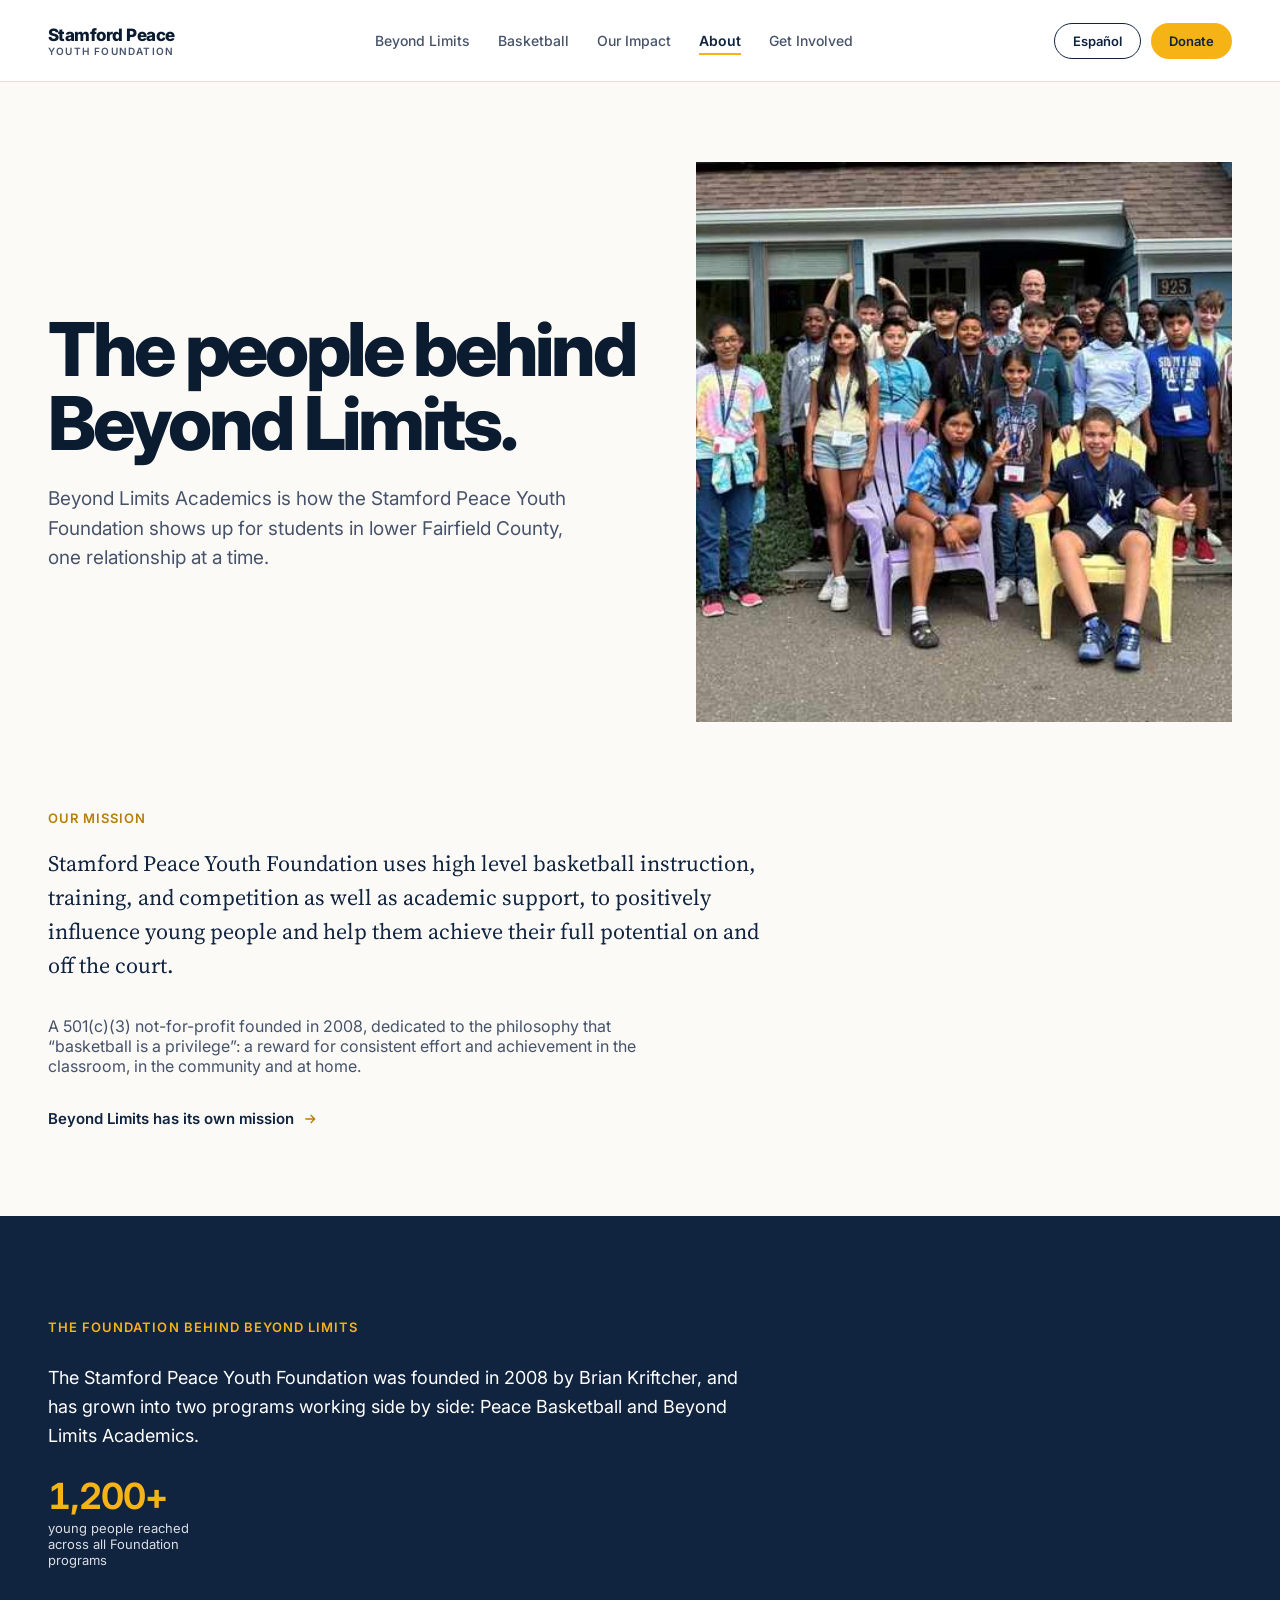
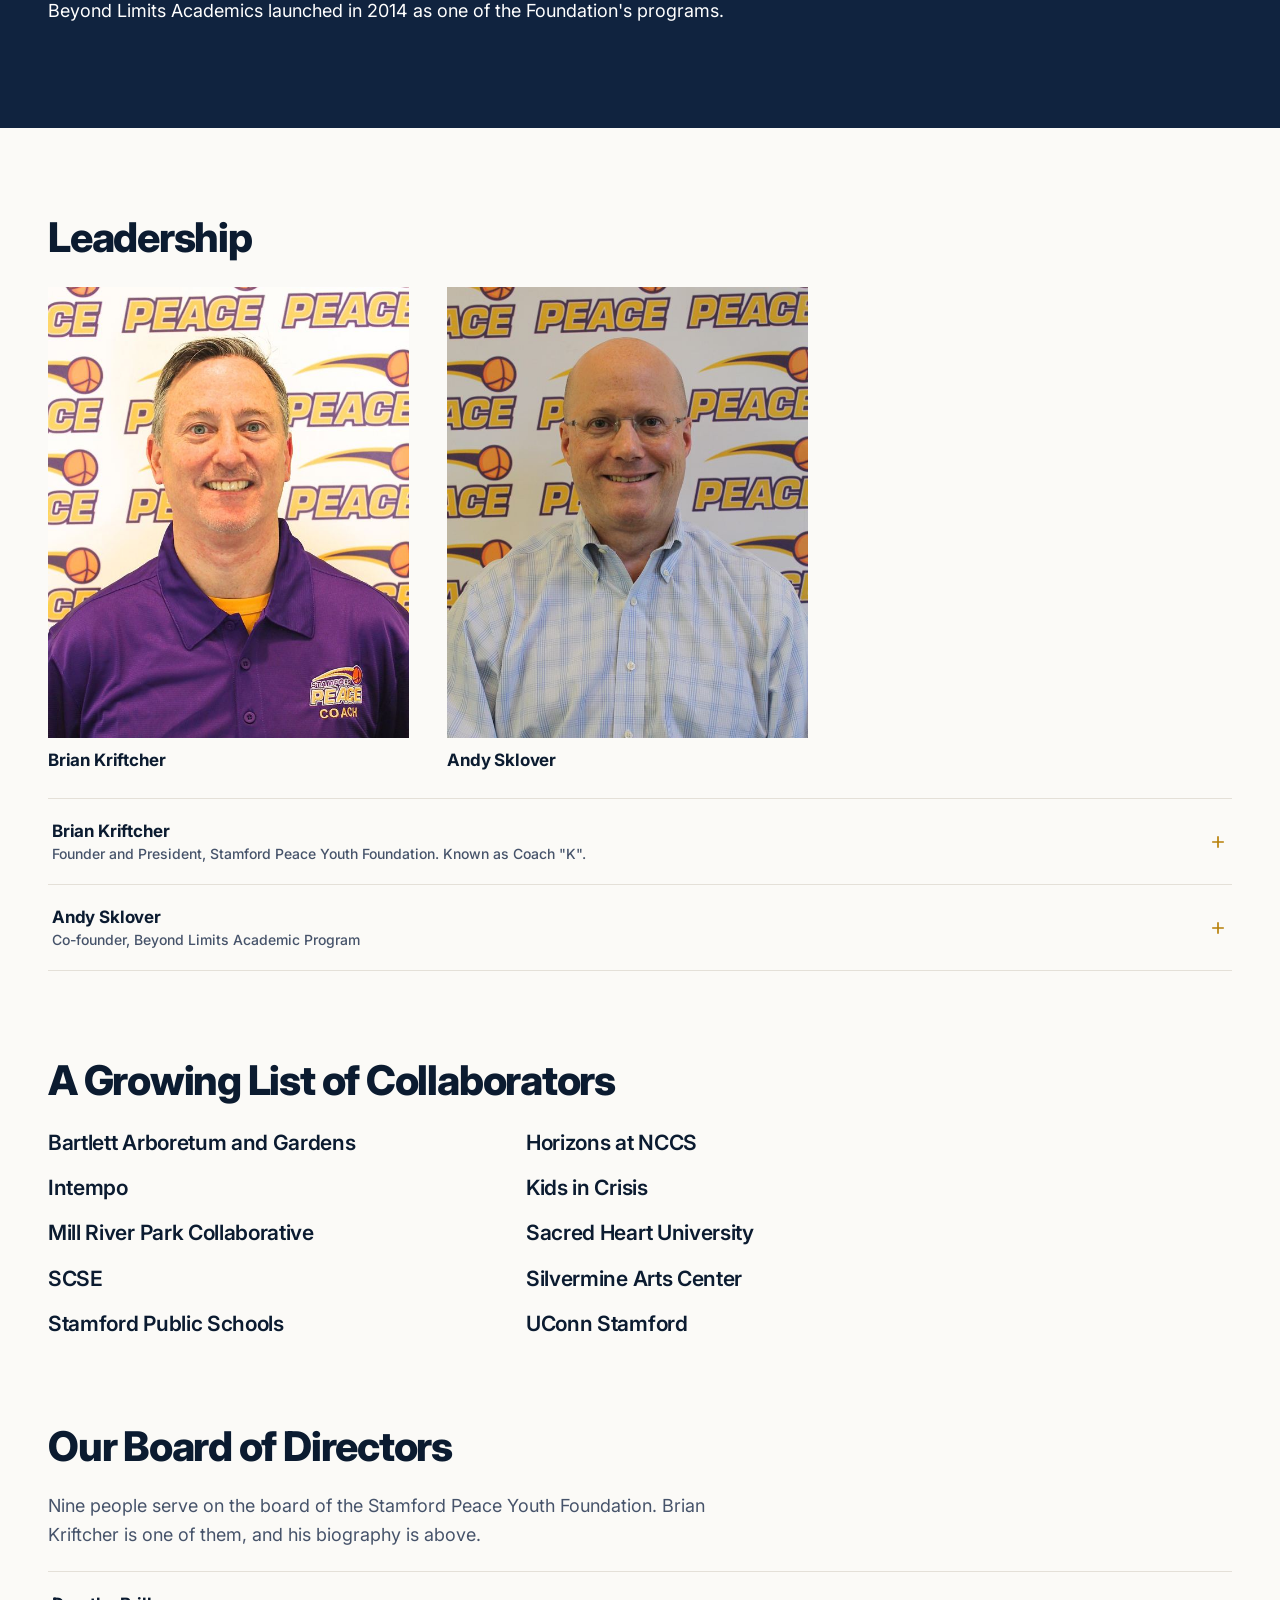
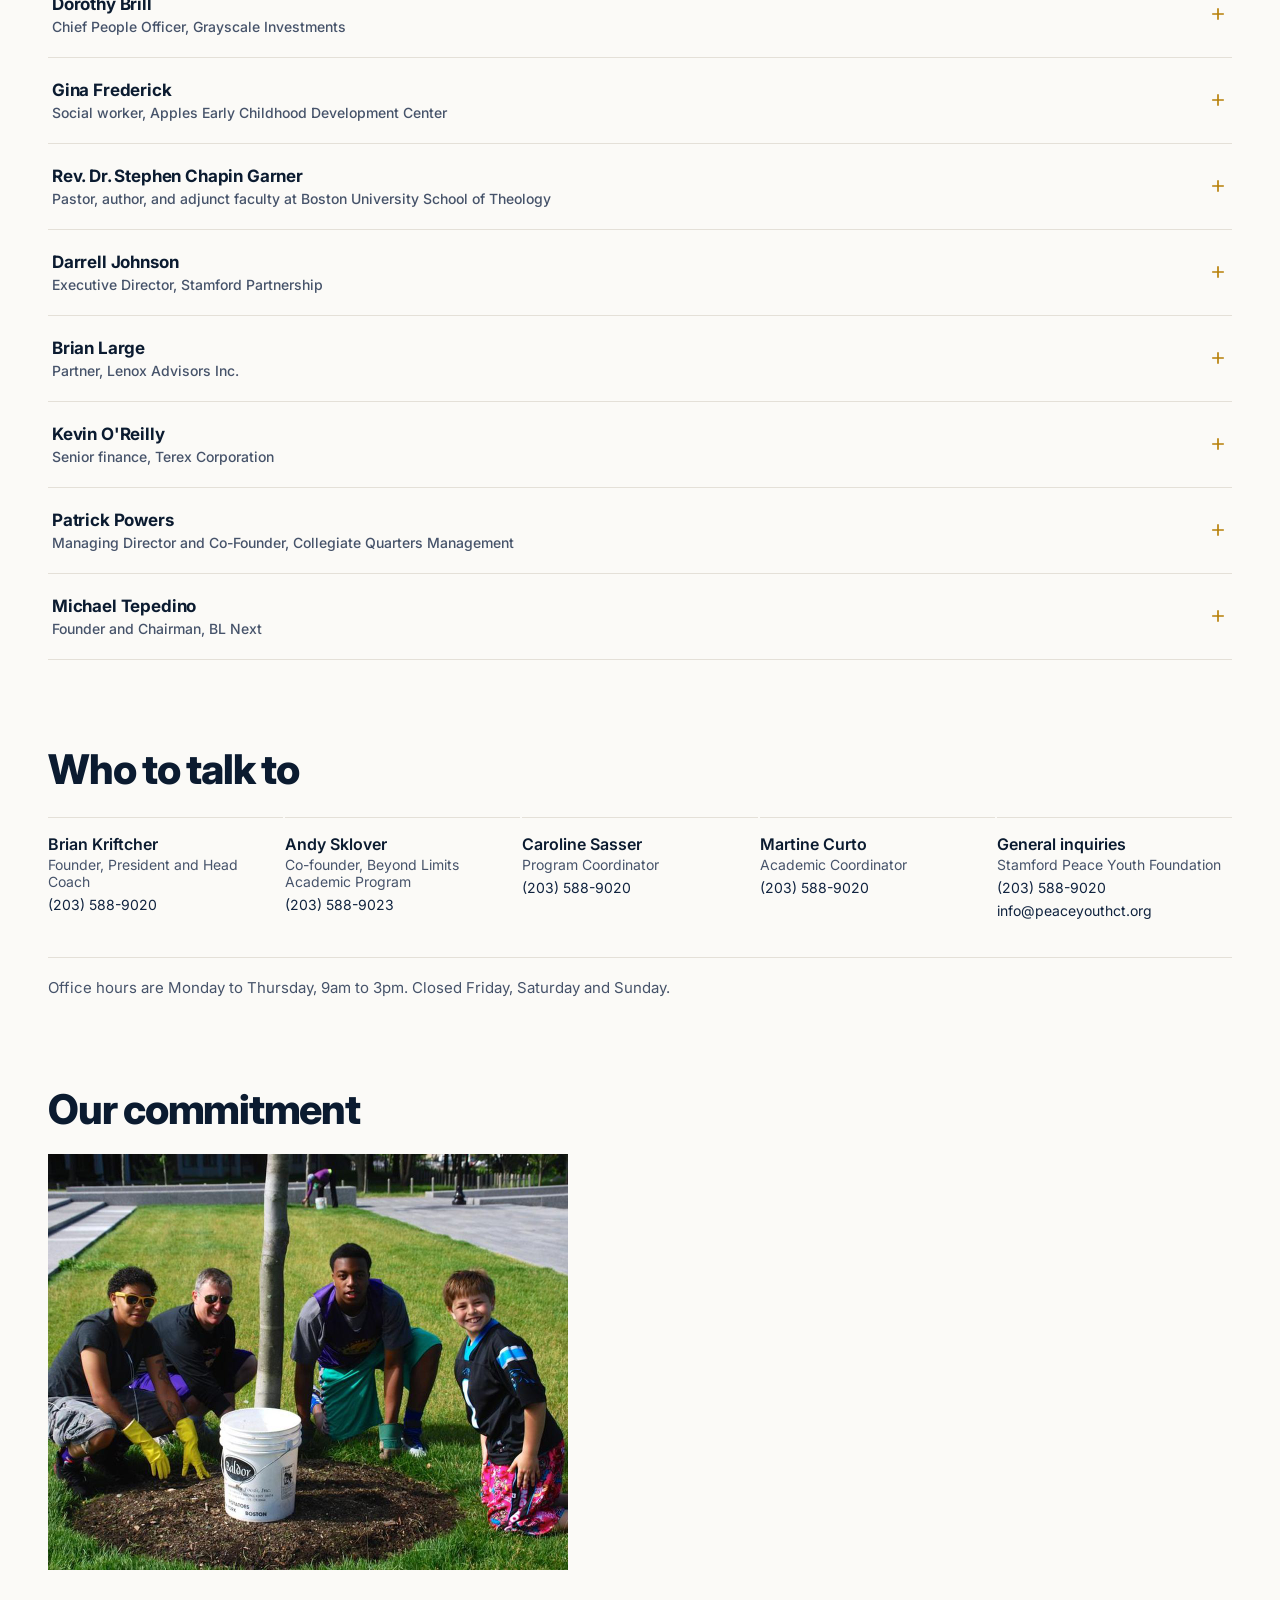
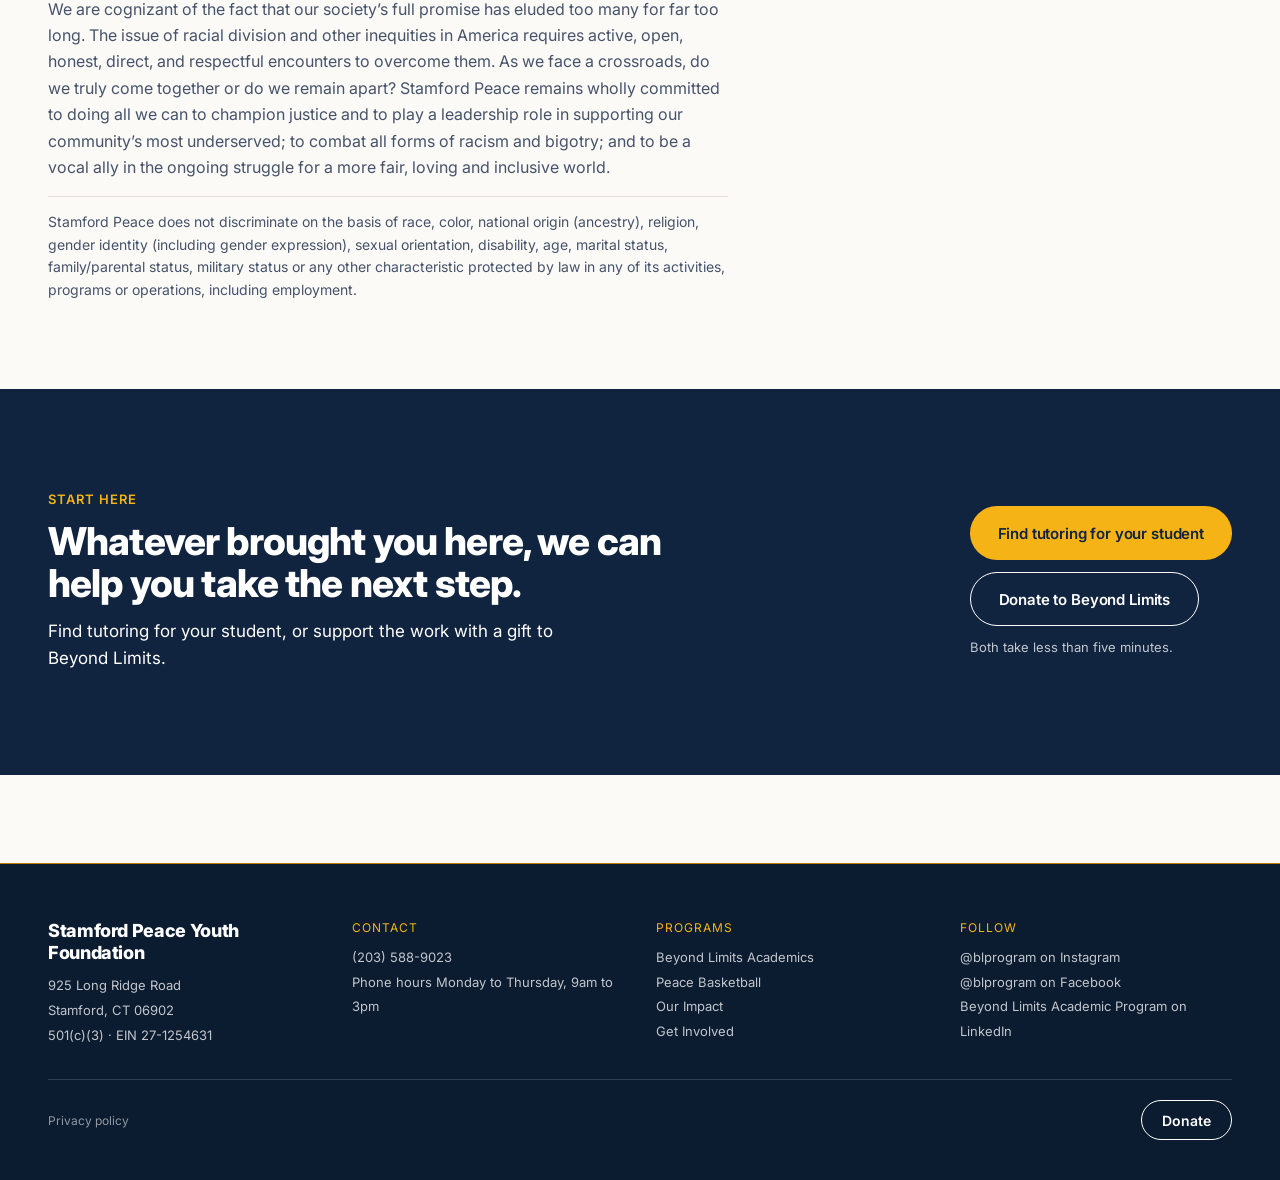
<file: about.html>
<!doctype html>
<html lang="en">
<head>
<meta charset="utf-8">
<meta name="robots" content="noindex, nofollow">
<meta name="viewport" content="width=device-width, initial-scale=1">
<title>About · Beyond Limits Academics</title>
<style>
:root{--navy:#10233F;--ink:#0B1B30;--gold:#F5B316;--gold-deep:#B77F07;--gold-wash:#FDF3DA;--warm:#FBFAF7;--white:#FFFFFF;--slate:#46536A;--line:#E4E0D8;--sky:#E8EEF6;--serif:'Source Serif 4',Georgia,serif;--sans:Inter,system-ui,sans-serif;--pad:48px;--maxw:1280px}
*{box-sizing:border-box}
html{scroll-behavior:smooth}
body{margin:0;background:var(--warm);color:var(--slate);font-family:var(--sans);font-size:16px;-webkit-font-smoothing:antialiased}
a{color:var(--navy);text-decoration:none}a:hover{color:var(--gold-deep)}
img,svg{display:block}
button{font:inherit;color:inherit;background:none;border:0;padding:0;cursor:pointer}
:focus-visible{outline:2px solid var(--gold-deep);outline-offset:2px;border-radius:4px}
.wrap{max-width:var(--maxw);margin:0 auto;padding:0 var(--pad)}
h1,h2,h3,p{margin:0}
.section{padding:0 var(--pad) 88px}
.stack{display:flex;flex-direction:column}

/* CANONICAL TYPE SCALE, verbatim from tokens */
.d1{font-weight:800;color:var(--ink);font-size:clamp(42px,5.8vw,88px);line-height:1.0;letter-spacing:-0.045em}
.h2{font-weight:800;color:var(--ink);font-size:clamp(28px,3.2vw,48px);line-height:1.06;letter-spacing:-0.03em}
.h3{font-weight:700;color:var(--ink);font-size:24px;line-height:1.25;letter-spacing:-0.01em}
.h4{font-size:17px;font-weight:700;letter-spacing:-.01em;color:var(--ink)}
.body{font-size:18px;line-height:1.62;max-width:64ch;text-wrap:pretty}
.micro{font-size:13px;font-weight:600;letter-spacing:.08em;text-transform:uppercase;color:var(--gold-deep)}
.doorcard .h2{font-size:clamp(28px,3vw,40px)}
.sponsorsplit .h2{font-size:clamp(30px,3.4vw,44px)}
.partnerhead .h3{font-size:30px;font-weight:800;letter-spacing:-.028em}
.micro-gold{color:var(--gold)}

/* header, exact from canonical Home */
.headstack{position:sticky;top:0;z-index:60;background:var(--white)}
.nav{display:flex;align-items:center;justify-content:space-between;gap:24px;height:82px;padding:0 var(--pad);border-bottom:1px solid var(--line);background:var(--white);transition:height .22s ease}
.headstack.compact .nav{height:62px}
.headstack.compact .brandsub{opacity:0}
.brand{display:flex;align-items:center;gap:12px}
.brandname{font-size:17px;font-weight:800;letter-spacing:-0.03em;color:var(--ink);line-height:1.1}
.brandsub{font-size:10px;font-weight:600;letter-spacing:.12em;text-transform:uppercase;color:var(--slate);transition:opacity .18s ease}
.navlinks{display:flex;align-items:center;gap:28px;font-size:14px;font-weight:500}
.navright{display:flex;align-items:center;gap:10px}
.pill{display:inline-flex;align-items:center;justify-content:center;height:36px;padding:0 18px;border-radius:999px;font-size:13px;font-weight:600;white-space:nowrap;transition:background-color .16s ease,color .16s ease,border-color .16s ease}
.pill-gold{background:var(--gold);color:var(--navy)}
.pill-gold:hover{background:var(--gold-deep);color:var(--navy)}
.pill-outline{border:1.5px solid var(--navy);color:var(--navy)}
.pill-outline:hover{background:var(--navy);color:var(--white)}
.navlink{position:relative;padding:6px 0;color:var(--slate);white-space:nowrap}
.navlink::after{content:"";position:absolute;left:0;right:0;bottom:0;height:2px;background:var(--gold);transform:scaleX(0);transform-origin:left;transition:transform .18s ease}
.navlink:hover::after,.navlink[aria-current="page"]::after{transform:scaleX(1)}
.navlink[aria-current="page"]{color:var(--navy);font-weight:600}
.burger{display:none;width:44px;height:44px;align-items:center;justify-content:center}
.drawer{display:none}

/* buttons */
.btn{display:inline-flex;align-items:center;justify-content:center;gap:8px;height:48px;padding:0 24px;border-radius:999px;font-size:15px;font-weight:600;white-space:nowrap;transition:background-color .16s ease,color .16s ease,border-color .16s ease,transform .16s ease}
.btn:active{transform:translateY(1px)}
.btn-primary{background:var(--gold);color:var(--navy)}
.btn-primary:hover{background:var(--gold-deep);color:var(--navy)}
.btn-ghost{border:1.5px solid var(--white);color:var(--white)}
.btn-ghost:hover{background:var(--white);color:var(--navy)}
.btn-lg{height:54px;padding:0 28px;letter-spacing:-0.01em}
.btn-xs{height:40px;padding:0 20px;font-size:14px}

/* chip */
.chip{display:inline-flex;align-items:center;gap:6px;background:var(--gold-wash);border:1px solid var(--gold-deep);color:var(--gold-deep);font-size:12px;font-weight:600;padding:3px 12px;border-radius:99px;width:fit-content}

/* hero */
.hero{display:grid;grid-template-columns:1.05fr .95fr;gap:56px;align-items:center;padding:80px var(--pad) 88px}
.hero-copy{display:flex;flex-direction:column;gap:24px;min-width:0}
.sup{font-size:19px;line-height:1.55;color:var(--slate);max-width:44ch}
.hero-photo{height:560px;overflow:hidden;background:transparent}
.hero-photo img{width:100%;height:100%;object-fit:cover}

/* mission */
.missioncard{padding:0;display:flex;flex-direction:column;gap:20px;max-width:72ch}
.missiontext{font-family:var(--serif);font-size:22px;line-height:1.55;color:var(--navy);max-width:68ch}

/* accordion */
.acclist{display:flex;flex-direction:column;gap:0;border-bottom:1px solid var(--line)}
.accitem{border-top:1px solid var(--line)}
.accitem summary{list-style:none;cursor:pointer;display:flex;align-items:center;justify-content:space-between;gap:16px;padding:22px 4px}
.accitem summary::-webkit-details-marker{display:none}
.acctitle{font-size:17px;font-weight:700;letter-spacing:-.01em;color:var(--ink)}
.accicon{flex:0 0 auto;width:20px;height:20px;color:var(--gold-deep);transition:transform .2s ease}
.accitem[open] .accicon{transform:rotate(45deg)}
.accbody{padding:0 4px 26px;font-size:15px;line-height:1.68;color:var(--slate);max-width:70ch}

/* foundation */
.nightband{background:var(--navy);color:var(--white);margin-bottom:88px}
.nightband-in{width:100%;max-width:var(--maxw);margin:0 auto;padding:clamp(64px,8vw,104px) var(--pad)}
.foundationcard{display:flex;flex-direction:column;gap:28px}
.foundationcard .body{color:var(--white);max-width:70ch}
.fstatrow{display:flex;gap:40px;flex-wrap:wrap}
.fstat-num{font-size:36px;font-weight:700;letter-spacing:-0.03em;color:var(--gold);font-variant-numeric:tabular-nums;line-height:1}
.fstat-sub{font-size:13px;color:var(--white);opacity:.85;margin-top:6px;max-width:22ch}

/* collaborators */
.collabcard{padding:0}
.collab-grid{display:grid;grid-template-columns:repeat(2,minmax(0,1fr));gap:18px 56px;margin-top:26px;max-width:900px}
.collab-item{font-size:21px;line-height:1.3;letter-spacing:-.015em;font-weight:600;color:var(--ink)}

/* legitimacy */
.legitcard{background:var(--white);border-radius:16px;padding:32px;display:flex;flex-direction:column;gap:6px}

/* closing */
.doorcard{display:grid;grid-template-columns:minmax(0,1fr) auto;gap:56px;align-items:center}
.doorcard .h2{color:var(--white);letter-spacing:-.022em;line-height:1.08;max-width:24ch}
.doorsub{font-size:17px;line-height:1.6;color:var(--white);max-width:56ch;text-wrap:pretty}
.doorside{display:flex;flex-direction:column;align-items:flex-start;gap:12px}
.doornote{font-size:13px;line-height:1.5;color:var(--white);opacity:.75;max-width:26ch}

/* footer, exact from canonical Home */
.foot{background:var(--ink);border-top:1px solid var(--gold-deep);padding:56px 0 40px}
.foot-grid{display:grid;grid-template-columns:repeat(4,minmax(0,1fr));gap:32px}
.foot-col{display:flex;flex-direction:column;gap:10px}
.foot-h{font-size:12px;letter-spacing:.08em;text-transform:uppercase;color:var(--gold)}
.foot-t{font-size:18px;font-weight:800;letter-spacing:-0.02em;color:var(--white);line-height:1.2}
.foot-b{font-size:13px;line-height:1.9;color:var(--white);opacity:.75}
.foot-b a{color:var(--white)}.foot-b a:hover{color:var(--gold)}
.foot-bot{display:flex;justify-content:space-between;align-items:center;gap:20px;border-top:1px solid rgba(255,255,255,.15);padding-top:20px;margin-top:32px}
.foot-legal{font-size:12px;color:var(--white);opacity:.55}
.foot-legal a{color:var(--white)}

/* CANONICAL RESPONSIVE RULES, verbatim from tokens */
@media (max-width:1100px){
  :root{--pad:32px}
  .hero{gap:36px}
  .hero-photo{height:400px}
  .navlinks{gap:20px;font-size:13.5px}
}
@media (max-width:900px){
  :root{--pad:20px}
  .burger{display:flex}
  .navlinks{display:none}
  .navright{display:none}
  .nav{height:60px}
  .headstack.compact .nav{height:56px}
  .drawer{display:block;overflow:hidden;height:0;background:var(--white);border-bottom:1px solid var(--line);transition:height .26s ease}
  .drawer-inner{display:flex;flex-direction:column;padding:8px var(--pad) 20px;gap:2px}
  .drawer-inner a{display:flex;align-items:center;min-height:48px;font-size:16px;font-weight:500;color:var(--navy);border-bottom:1px solid var(--line)}
  .drawer-inner a:hover{color:var(--gold-deep)}
  .drawer .btn{margin-top:16px}
  .brandsub{display:none}
  .hero{grid-template-columns:1fr;gap:24px;padding:32px var(--pad)}
  .hero-photo{height:260px}
  .hero-cta{flex-direction:column;gap:12px;margin-top:0}
  .hero-cta .btn{width:100%;height:52px}
  .statband{flex-direction:column;gap:14px}
  .stat-anchor,.statcard{flex:1 1 auto}
  .grid2,.grid3,.grid4{grid-template-columns:1fr;gap:14px}
  .doorcard{grid-template-columns:1fr;gap:24px;padding:28px 24px}
  .doorside{align-items:stretch}
  .doorside .btn{width:100%;height:52px}
  .doornote{max-width:none}
  .sponsorsplit{grid-template-columns:1fr;gap:24px}
  .sponsorsplit .btn{width:100%}
  .partnerhead{grid-template-columns:1fr;gap:14px}
  .logorow,.logorow.four{grid-template-columns:repeat(2,minmax(0,1fr));gap:20px;padding:20px 0}
  .foot-grid{grid-template-columns:1fr;gap:24px}
  .foot-bot{flex-direction:column;align-items:flex-start}
  .section{padding:0 var(--pad) 44px}
}
@media (prefers-reduced-motion:reduce){*{transition-duration:.01ms!important;animation-duration:.01ms!important}html{scroll-behavior:auto}}

/* page-local phone tightening for elements not covered by the shared block above */
@media (max-width:900px){
  .nightband-in{padding:56px var(--pad)}
  .fstatrow{gap:28px}
  .collab-grid{grid-template-columns:1fr;gap:14px}
}
.bioname{display:flex;flex-direction:column;gap:4px;min-width:0}
.accrole{font-size:14px;font-weight:500;color:var(--slate)}
.deicard{padding:0;display:flex;flex-direction:column;gap:16px;max-width:68ch}
.deitext{font-size:16px;line-height:1.65;color:var(--slate);max-width:70ch}
.deilegal{font-size:14px;line-height:1.6;color:var(--slate);max-width:78ch;padding-top:14px;border-top:1px solid var(--line)}
.peoplegrid{display:grid;grid-template-columns:repeat(auto-fit,minmax(220px,1fr));gap:2px;margin-top:4px}
.person{padding:16px 0;border-top:1px solid var(--line)}
.person-name{font-size:16px;font-weight:600;color:var(--ink)}
.person-role{font-size:14px;color:var(--slate);margin-top:2px}
.person-tel{font-size:14px;margin-top:6px;display:block}
.hours{margin-top:22px;padding-top:18px;border-top:1px solid var(--line);font-size:15px;line-height:1.6;color:var(--slate)}
@media (max-width:900px){.deicard{padding:24px}}
/* PATTERNS:START -- generated from patterns.css, do not edit here */
/* Self-hosted rather than loaded from Google: no third-party request, nothing
   about a family's visit leaves this domain, and the page cannot fall back to
   Georgia on a network that blocks the CDN.

   WOFF2, subset to the characters this site actually renders. The pair arrived
   as raw variable TTF at 2,037KB, which is a poor trade for families opening
   this on a phone. Subsetting to Basic Latin, Latin-1 Supplement, Latin
   Extended-A, General Punctuation, arrows and currency takes it to 337KB, and
   both variable axes survive, so every weight from 400 to 800 still resolves
   from the one file.

   The ranges are deliberately wider than today's text. Latin-1 covers Spanish
   accents, because Spanish versions of the parent-facing pages are an open
   question with Andy. The arrow range is not optional: impact.html renders a
   &rarr; and without it that character ships as tofu.

   To regenerate after a copy change that introduces a new character, subset
   from the TTF originals with fontTools rather than editing these files. */
@font-face{font-family:Inter;src:url('fonts/Inter-variable.woff2') format('woff2');font-style:normal;font-weight:100 900;font-display:swap}
@font-face{font-family:'Source Serif 4';src:url('fonts/SourceSerif4-variable.woff2') format('woff2');font-style:normal;font-weight:200 900;font-display:swap}

/* ============================================================================
   Photograph patterns. Single source of truth.

   The nine pages each carry their own <style> block and none of them match, so
   these rules are NOT copied by hand into nine files. build-site.py inlines this
   file into every page at the PATTERNS marker and fails the build if a page is
   missing it. Edit here, run the build, and every page gets it.

   Inlined rather than <link>ed on purpose: this is a static GitHub Pages site and
   an extra blocking request for ~4KB is a worse trade than the duplication.

   EVERY CLASS IS PREFIXED p-. That is not decoration.
   The first version of this file used .ph and .mosaic, and both already existed:
   .ph is a 340px navy placeholder box on index and tutoring, .mosaic is the
   two-column layout on tutoring. Injecting them silently restyled both live
   sections. (.band collided only with a dead rule no markup uses, so that one
   was harmless.) The prefix is what stops a new pattern reaching into markup it
   was never meant to touch, so keep it.

   House rules these follow:
     - tokens only, no new colours
     - .wrap is max-width 1280 with 48px sides; .section adds 88px bottom
     - breakpoints are 1100 and 900, matching the pages
     - every image declares aspect-ratio so nothing reflows when it loads
   ============================================================================ */

/* Shared. Every photograph on the site goes through .p-img. -----------------

   No height here on purpose. Two kinds of pattern use this:
     - the IMAGE carries the shape (card, figure, pair, accent) via aspect-ratio
     - the WRAPPER carries the shape (band, split, mosaic) and the image fills it
   A blanket height:100% breaks the first kind: inside a flex card it resolves
   against the card and silently overrides aspect-ratio, which is exactly how the
   three cards in a grid ended up three different heights. So the wrapper-shaped
   patterns opt into height:100% themselves, below.

   height:auto is load-bearing, not a default. Every <img> carries width and
   height attributes so the browser reserves the right box before the file
   arrives, and those attributes are presentational hints: with no height in the
   CSS they apply literally, so a 600x600 file in a 240px column rendered 240
   wide by 600 tall and aspect-ratio was ignored, because aspect-ratio only
   applies when height is auto. */
.p-img{display:block;width:100%;height:auto;object-fit:cover;background:var(--sky);border-radius:0}
.p-img-flat{border-radius:0}
.p-fig{margin:0}
.p-cap{margin-top:10px;font-size:13.5px;line-height:1.5;color:var(--slate);max-width:58ch}

/* 1. Full-bleed band -------------------------------------------------------
   Escapes .wrap entirely, so it is a top-level <section class="p-band">, never
   a child of .wrap.section. Text sits on a scrim, not on the bare photograph:
   a photo's own contrast is not something we control. */
.p-band{position:relative;margin:0 0 88px;min-height:clamp(320px,42vw,520px);display:grid;isolation:isolate}
.p-band>.p-img{position:absolute;inset:0;height:100%;border-radius:0;z-index:0}
.p-band::after{content:"";position:absolute;inset:0;z-index:1;background:linear-gradient(100deg,rgba(11,27,48,.86) 0%,rgba(11,27,48,.66) 46%,rgba(11,27,48,.28) 100%)}
.p-band-in{position:relative;z-index:2;align-self:center;width:100%;max-width:var(--maxw);margin:0 auto;padding:64px var(--pad);display:flex;flex-direction:column;gap:18px;align-items:flex-start}
.p-band-in>*{max-width:44ch}
.p-band .h2,.p-band .d1{color:var(--white)}
.p-band .body,.p-band .sup{color:#DCE4EF}
.p-band .micro{color:var(--gold)}
/* A centred band needs a symmetric scrim: the default gradient is built for
   text sitting on the left, so it leaves the right end of a centred headline on
   the lightest part of the photograph. */
.p-band-center::after{background:linear-gradient(180deg,rgba(11,27,48,.60) 0%,rgba(11,27,48,.78) 100%)}
/* A band carrying only an eyebrow and a heading collapses to about 199px on a
   phone, because min-height goes to 0 below 900. A 2.5:1 group photograph in a
   390x199 box is a strip of torsos. These bands drop the picture and keep the
   colour; Donate's band is taller and keeps its photograph. */
@media (max-width:900px){
  .p-band.p-band-tight>.p-img{display:none}
  .p-band.p-band-tight::after{background:var(--navy)}
  .p-band-tight .p-band-in{padding-top:44px;padding-bottom:44px}
}

/* 2. Photo beside copy -----------------------------------------------------
   Copy leads. .p-split-flip puts the photograph first on wide screens and
   leaves source order alone, so a screen reader still hears the heading first. */
.p-split{display:grid;grid-template-columns:1fr 1fr;gap:clamp(28px,4vw,64px);align-items:center}
.p-split-media{aspect-ratio:4/3;margin:0}
.p-split-media .p-img{height:100%}
.p-split-flip .p-split-media{order:-1}
.p-split-copy{display:flex;flex-direction:column;gap:16px;align-items:flex-start}

/* 3. Inline figure ---------------------------------------------------------
   Sits inside a reading column and is deliberately narrower than the text it
   interrupts, so the eye keeps its place. */
.p-figure{margin:26px 0 0;max-width:520px}
.p-figure .p-img{aspect-ratio:5/4}

/* 4. Portrait pair ---------------------------------------------------------
   Two people, named. The name is part of the pattern because an unnamed
   portrait on an About page is worse than no portrait. */
.p-pair{display:grid;grid-template-columns:repeat(2,minmax(0,1fr));gap:clamp(20px,3vw,40px);max-width:760px}
.p-pair figure{margin:0}
.p-pair .p-img{aspect-ratio:4/5}
.p-pair-name{margin-top:12px;font-size:17px;font-weight:700;letter-spacing:-.01em;color:var(--ink)}
.p-pair-role{margin-top:2px;font-size:14px;color:var(--slate)}

/* 5. Card grid -------------------------------------------------------------
   Two, three or four across. Set --n to the count; it collapses on its own. */
.p-grid{display:grid;grid-template-columns:repeat(var(--n,3),minmax(0,1fr));gap:clamp(18px,2.4vw,28px)}
.p-card{display:flex;flex-direction:column;background:var(--white);border:1px solid var(--line);border-radius:16px;overflow:hidden}
.p-card .p-img{aspect-ratio:3/2;border-radius:0}
.p-card-b{padding:18px 20px 22px;display:flex;flex-direction:column;gap:7px;flex:1}
.p-card-t{font-size:17px;font-weight:700;letter-spacing:-.01em;color:var(--ink)}

/* 6. Mosaic ----------------------------------------------------------------
   One room, three ways. Used exactly once on the site, on the tutoring centre.
   Give the biggest slot the strongest photograph: the large cell is the one
   people read, so a weak image there inverts the whole point of the pattern. */
.p-mosaic{display:grid;grid-template-columns:1.55fr 1fr;grid-template-rows:repeat(2,1fr);gap:14px;aspect-ratio:16/9}
.p-mosaic>*{margin:0}
.p-mosaic>*:first-child{grid-row:span 2}
.p-mosaic .p-img{height:100%}

/* 7. Quiet accent ----------------------------------------------------------
   The smallest pattern. For sections whose content is the words, where a
   photograph is a breath rather than evidence. */
.p-accent{display:flex;gap:clamp(20px,3vw,36px);align-items:flex-start}
.p-accent-media{flex:0 0 clamp(160px,20vw,240px);margin:0}
.p-accent-media .p-img{aspect-ratio:1}
.p-accent-copy{flex:1;min-width:0;display:flex;flex-direction:column;gap:14px;align-items:flex-start}

/* 8. Aside -----------------------------------------------------------------
   Content leads on the left, a figure sits beside it on the right. Born on
   tutoring.html "How to enroll", where a figure in the reading column left an
   empty half page next to it: this puts the photograph in that space and made
   the section 30% shorter. Anything full width inside it takes .p-aside-wide. */
.p-aside{display:grid;grid-template-columns:1.15fr .85fr;gap:clamp(28px,4vw,56px);align-items:start}
.p-aside-wide{grid-column:1/-1}
.p-figure-flush{margin-top:0}

/* 9. Numbered grid ---------------------------------------------------------
   For a list of principles that arrived as one paragraph with inline numbers.
   Same words, one entry point per item instead of one for the whole block. */
.p-numgrid{display:grid;grid-template-columns:repeat(3,minmax(0,1fr));gap:clamp(16px,2vw,22px)}
.p-num{border-top:1px solid var(--line);
padding:20px 22px 22px;display:flex;flex-direction:column;gap:6px}
.p-num-n{font-size:13px;font-weight:700;color:var(--gold-deep);letter-spacing:.04em;
font-variant-numeric:tabular-nums}
.p-num-t{font-size:17px;font-weight:700;letter-spacing:-.01em;color:var(--ink)}

/* 10. Field list -----------------------------------------------------------
   For a set of things a reader needs to COMPARE. Three leagues were described
   in three prose paragraphs covering the same six attributes in a different
   order each time, so the fact that only one of them takes girls was invisible
   without reading all three to the end. Same labels, same order, every card. */
.fields{margin:2px 0 0;display:flex;flex-direction:column;gap:9px}
.fq dt{font-size:11px;font-weight:700;letter-spacing:.07em;text-transform:uppercase;color:var(--gold-deep)}
.fq dd{margin:2px 0 0;font-size:14.5px;line-height:1.5;color:var(--slate)}
/* The labels only compare if they line up across cards, so a heading that wraps
   to two lines must not push its own field list down past its neighbours'. */
h3:has(+ .fields){min-height:2.6em}
@media (max-width:900px){h3:has(+ .fields){min-height:0}}

/* 11. Quote grid -----------------------------------------------------------
   Four testimonies at 20px with 56px quote marks read as four essays. The fix
   was never fewer quotes: it was smaller ones. The number they all support
   leads the section rather than trailing it in a sentence nobody reaches. */
.qlead{display:flex;gap:22px;align-items:flex-start;background:var(--white);
border:1px solid var(--line);border-radius:16px;padding:22px 26px}
.qlead-num{font-size:44px;font-weight:800;letter-spacing:-.03em;color:var(--gold-deep);line-height:1}
.qlead-t{font-size:15px;font-weight:700;color:var(--ink);margin-bottom:4px}
.qlead .sm{max-width:62ch}
.qgrid{display:grid;grid-template-columns:repeat(2,minmax(0,1fr));gap:16px}
.qcompact{padding:22px 24px;gap:10px}
.qcompact .qtext{font-size:16.5px;line-height:1.5}
.qcompact .qmark{font-size:34px}

/* Text link ----------------------------------------------------------------
   .tlink is an existing site class, but only four of the nine pages define it
   and the four do not agree. impact.html and about.html use it and style it not
   at all, so their links rendered as plain inline text and the arrow wrapped to
   its own line. One definition here, last in the cascade, so all nine match.
   width:fit-content and white-space:nowrap are sponsorship's version, which is
   the only one that had already solved the wrapping arrow. */
.tlink{display:inline-flex;align-items:center;gap:8px;font-size:15px;font-weight:600;
color:var(--navy);white-space:nowrap;width:fit-content}
.tlink svg{transition:transform .18s ease}
.tlink:hover{color:var(--gold-deep)}
.tlink:hover svg{transform:translateX(4px)}
@media (prefers-reduced-motion:reduce){.tlink svg,.tlink:hover svg{transition:none;transform:none}}

/* 12. Growth arc -----------------------------------------------------------
   Two numbers and the distance between them. Built because "supporting
   initially five students... now working with 250+" was a subordinate clause
   on a page called Our Impact. */
.arc{display:flex;align-items:center;gap:clamp(20px,4vw,48px);padding:22px 0 0;
border-top:1px solid var(--line);flex-wrap:wrap}
.arc-yr{font-size:11px;font-weight:700;letter-spacing:.08em;text-transform:uppercase;color:var(--slate)}
.arc-n{font-size:52px;font-weight:800;letter-spacing:-.04em;line-height:1;color:var(--slate);margin-top:4px}
.arc-now{color:var(--gold-deep)}
.arc-to{font-size:30px;color:var(--line)}
.arc .sm{margin-top:6px;display:block}
.fields-wide .fq dd{max-width:66ch}
.whycard{padding:22px 0 0;border-top:1px solid var(--line)}

/* 13. Logo wall ------------------------------------------------------------
   A modifier on the site's existing .logorow, NOT a replacement, because the
   per-logo heights on index.html were already hand-tuned and an area-normalising
   formula independently agreed with them within a few pixels. Sizing was never
   the problem. Two things were: fourteen competing colour schemes, and a five
   column grid that left fourteen logos as 5 / 5 / 4 with an orphan gap.

   The filter is measured, not chosen by eye. grayscale plus opacity left a
   93-point spread between the palest logo and the darkest, because opacity
   cannot rescue a pale original. Darkening cuts that spread to 43. */
.p-logowall{grid-template-columns:repeat(auto-fit,minmax(140px,1fr));gap:18px 20px}
.p-logowall img{filter:grayscale(1) brightness(.45);transition:filter .18s ease;max-width:100%}
.p-logowall a:hover img,.p-logowall a:focus-visible img{filter:none}
@media (prefers-reduced-motion:reduce){.p-logowall img{transition:none}}

/* 14. Three-up mosaic ------------------------------------------------------
   A modifier on the site's .mosaic-grid, which is a 2x2. Three photographs in a
   four-cell grid leave an orphan, so the first spans both columns. */
.p-mosaic3{grid-template-rows:auto auto}
.p-mosaic3>*:first-child{grid-column:1/-1}
.p-mosaic3>*{min-height:0}

/* 15. Name chips -----------------------------------------------------------
   For a long list of peers where every entry carries equal weight. Built for
   the 26 colleges on basketball.html, which had been a five-column text grid
   with rules through it, plus a screenshot of a six-logo collage that named
   five colleges the list already had. Chips beat logos here: we hold logo files
   for three of the twenty-six, and featuring those three would claim they are
   special when the only thing special about them is that we have the files. */
.p-chips{list-style:none;display:flex;flex-wrap:wrap;gap:8px;margin:2px 0 0;padding:0}
.p-chips li{font-size:14px;line-height:1;color:var(--navy);background:var(--white);
border:1px solid var(--line);border-radius:999px;padding:9px 15px}

/* Logo strip ---------------------------------------------------------------
   Not one of the seven. Real logo files on a neutral ground. */
.p-logos{display:flex;flex-wrap:wrap;gap:clamp(20px,3vw,44px);align-items:center}
.p-logos img{height:clamp(38px,4.4vw,56px);width:auto;object-fit:contain;filter:grayscale(1);opacity:.72;transition:filter .18s ease,opacity .18s ease}
.p-logos img:hover{filter:grayscale(0);opacity:1}

/* 16. Dark Chorus ---------------------------------------------------------
   Selected tutoring direction. These are opt-in composition rules rather
   than global replacements: the system lives here, but only markup carrying
   a p-chorus-* class adopts it. Flat fields, rules and whitespace do the
   grouping so scholarship recipients and testimony never become card grids. */
.p-chorus-hero{grid-template-columns:minmax(0,1fr) minmax(360px,.82fr);gap:clamp(42px,6vw,78px);align-items:center}
.p-chorus-hero-copy{gap:28px}
.p-chorus-hero{padding-top:clamp(72px,9vw,132px);padding-bottom:clamp(72px,9vw,132px)}
.p-chorus-hero .d1{font-size:clamp(3.25rem,8vw,7rem);line-height:.92;letter-spacing:-.058em;text-wrap:balance}
.p-chorus-hero .sup{font-size:clamp(1.25rem,2vw,1.65rem);line-height:1.48}
.p-chorus-hero .btn,.p-chorus-hero .tlink{font-size:.875rem}
.p-chorus-hero-media{width:min(100%,560px);height:auto;justify-self:end;border-radius:0;overflow:visible;background:transparent}
.p-chorus-hero-media img{width:100%;height:auto;aspect-ratio:4/3;object-fit:cover;object-position:50% 35%;border-radius:0}

.p-chorus-sessions{padding:0;background:var(--sky)}
.p-chorus-sessions-inner{display:grid;grid-template-columns:minmax(300px,.8fr) minmax(0,1.2fr);gap:clamp(44px,7vw,112px);align-items:start;padding-top:clamp(48px,5vw,66px);padding-bottom:clamp(48px,5vw,66px)}
.p-chorus-heading{font-size:clamp(2.2rem,5vw,4.6rem);line-height:.98;letter-spacing:-.045em;text-wrap:balance}
.p-chorus-prose{font-size:clamp(.9375rem,1.4vw,1.05rem);line-height:1.68;max-width:65ch;text-wrap:pretty}

.p-chorus-scholarships{padding-top:clamp(88px,9vw,128px);padding-bottom:clamp(88px,9vw,128px)}
.p-chorus-scholarships-head{display:flex;flex-direction:column;gap:24px;max-width:940px}
.p-chorus-scholarship-list{display:flex;flex-direction:column;gap:clamp(84px,10vw,128px);margin-top:clamp(56px,7vw,96px)}
.p-chorus-scholarship{display:flex;flex-direction:column;gap:26px;min-width:0}
.p-chorus-subheading{font-size:clamp(1.25rem,2vw,1.65rem);font-weight:600;line-height:1.15;letter-spacing:-.022em;color:var(--ink);text-wrap:balance}
.p-chorus-scholarship-body{display:flex;flex-direction:column;gap:18px;font-size:clamp(.9375rem,1.4vw,1.05rem);line-height:1.68;max-width:65ch;text-wrap:pretty}
.p-chorus-recipient-line{font-weight:700;color:var(--ink)}
.p-chorus-recipient-set{display:grid;grid-template-columns:repeat(2,minmax(0,1fr));gap:24px;margin-top:12px;min-width:0}
/* At full phone width a 4:5 portrait is about 430px tall, so two of them fill a
   screen before any text. Cap them and keep the pair side by side. */
@media (max-width:900px){
  .p-chorus-recipient-set{gap:16px}
  .p-chorus-recipient>.p-img{aspect-ratio:1/1}
}
.p-chorus-recipient{min-width:0;max-width:420px;margin:0;background:transparent;border:0;border-radius:0;box-shadow:none}
.p-chorus-recipient>.p-img{width:100%;height:auto;aspect-ratio:4/5;object-fit:cover;background:transparent;border:0;border-radius:0;box-shadow:none}
.p-chorus-recipient figcaption{display:flex;flex-direction:column;gap:4px;margin-top:14px;background:transparent;border:0;box-shadow:none;font-size:.75rem}
.p-chorus-recipient figcaption strong{font-size:clamp(.9375rem,1.4vw,1.05rem);color:var(--ink)}
.p-chorus-recipient figcaption span,.p-chorus-testimony figcaption,.p-chorus-recipient-quote-credit{font-size:.75rem;line-height:1.5;letter-spacing:.075em;text-transform:uppercase;color:var(--slate)}
.p-chorus-recipient-quote{margin:18px 0 0;padding-left:18px;border-left:2px solid var(--gold);border-radius:0;font-family:var(--serif);font-size:clamp(.9375rem,1.4vw,1.05rem);line-height:1.62;color:var(--navy)}
.p-chorus-recipient-quote-credit{display:block;margin:9px 0 0 20px;font-style:normal}

.p-chorus-testimonials{padding:0;background:var(--navy);color:var(--white)}
.p-chorus-testimonials-inner{display:grid;grid-template-columns:minmax(280px,.75fr) minmax(0,1.25fr);gap:clamp(50px,7vw,108px);padding-top:clamp(82px,9vw,132px);padding-bottom:clamp(82px,9vw,132px)}
.p-chorus-testimonial-lead{display:flex;flex-direction:column;gap:40px}
.p-chorus-testimonials .p-chorus-heading,.p-chorus-testimonials .p-chorus-stat-copy strong,.p-chorus-testimonials .p-chorus-testimony blockquote{color:var(--white)}
.p-chorus-stat{display:flex;align-items:flex-start;gap:24px}
.p-chorus-stat-number{font-size:clamp(2.2rem,5vw,4.6rem);font-weight:800;line-height:.82;letter-spacing:-.05em;color:var(--gold)}
.p-chorus-stat-copy{font-size:clamp(.9375rem,1.4vw,1.05rem);line-height:1.68;max-width:60ch;color:var(--sky)}
.p-chorus-testimony-list{display:grid;grid-template-columns:repeat(2,minmax(0,1fr));gap:48px 30px}
.p-chorus-testimony{margin:0;padding-top:22px;border-top:1px solid var(--slate);border-radius:0;background:transparent;box-shadow:none}
.p-chorus-testimony blockquote{margin:0;font-family:var(--serif);font-size:clamp(1.25rem,2vw,1.65rem);line-height:1.48;text-wrap:pretty}
.p-chorus-testimony figcaption{margin-top:18px;color:var(--sky)}

/* Responsive ---------------------------------------------------------------
   1100 first, then 900, matching the pages' own breakpoints. */
@media (max-width:1100px){
  .p-grid{grid-template-columns:repeat(min(var(--n,3),2),minmax(0,1fr))}
  .p-accent-media{flex-basis:clamp(140px,22vw,200px)}
  .p-numgrid{grid-template-columns:repeat(2,minmax(0,1fr))}
}
@media (max-width:900px){
  .p-band{min-height:0;margin-bottom:64px}
  .p-band-in{padding:48px var(--pad)}
  .p-band::after{background:linear-gradient(180deg,rgba(11,27,48,.72) 0%,rgba(11,27,48,.84) 100%)}
  .p-split{grid-template-columns:1fr;gap:24px}
  .p-split-flip .p-split-media{order:0}
  .p-grid{grid-template-columns:1fr}
  .p-pair{grid-template-columns:1fr 1fr;gap:16px}
  .p-mosaic{grid-template-columns:1fr;grid-template-rows:none;aspect-ratio:auto}
  .p-mosaic>*:first-child{grid-row:auto}
  .p-mosaic .p-img{aspect-ratio:3/2}
  .p-accent{flex-direction:column;gap:18px}
  .p-accent-media{flex-basis:auto;width:min(100%,260px)}
  .p-figure{max-width:100%}
  .p-aside{grid-template-columns:1fr;gap:28px}
  .p-numgrid{grid-template-columns:1fr}
  .qgrid{grid-template-columns:1fr}
  .qlead{flex-direction:column;gap:10px}
  .p-chorus-hero{grid-template-columns:1fr;gap:24px;padding-top:64px;padding-bottom:64px}
  .p-chorus-hero-media{width:100%;max-width:100%;justify-self:stretch}
  .p-chorus-sessions-inner,.p-chorus-testimonials-inner,.p-chorus-testimony-list{grid-template-columns:1fr}
  .p-chorus-sessions-inner{gap:32px;padding-top:64px;padding-bottom:64px}
  .p-chorus-scholarships{padding-top:64px;padding-bottom:64px}
  .p-chorus-scholarship-list{gap:84px}
  .p-chorus-recipient-set{grid-template-columns:1fr}
  .p-chorus-testimonials-inner{gap:58px;padding-top:64px;padding-bottom:64px}
  .p-chorus-stat{flex-direction:column;gap:16px}
}

/* A photograph is decoration here, never information. Anyone who cannot see it
   still has the heading and the copy, so no pattern hides text behind an image. */
@media (prefers-reduced-motion:reduce){
  .p-logos img{transition:none}
}
/* PATTERNS:END */
</style>
</head>
<body>

<div class="headstack" id="headstack">
  <nav class="nav" aria-label="Main">
    <a class="brand" href="index.html" aria-label="Stamford Peace Youth Foundation, home">
      <span><span class="brandname">Stamford Peace</span><span class="brandsub" style="display:block">Youth Foundation</span></span>
    </a>
    <div class="navlinks">
      <a class="navlink" href="beyond-limits.html">Beyond Limits</a>
      <a class="navlink" href="basketball.html">Basketball</a>
      <a class="navlink" href="impact.html">Our Impact</a>
      <a class="navlink" href="#top" aria-current="page">About</a>
      <a class="navlink" href="start.html">Get Involved</a>
    </div>
    <div class="navright">
      <a class="pill pill-outline" href="#">Español</a>
      <a class="pill pill-gold" href="donate.html">Donate</a>
    </div>
    <button class="burger" id="burger" aria-expanded="false" aria-controls="drawer" aria-label="Open menu">
      <svg width="24" height="24" viewBox="0 0 24 24" fill="none" stroke="#10233F" stroke-width="2" aria-hidden="true"><path d="M4 7h16M4 12h16M4 17h16"/></svg>
    </button>
  </nav>
  <div class="drawer" id="drawer">
    <div class="drawer-inner">
      <a href="beyond-limits.html">Beyond Limits</a>
      <a href="basketball.html">Basketball</a>
      <a href="impact.html">Our Impact</a>
      <a href="#top" aria-current="page">About</a>
      <a href="start.html">Get Involved</a>
      <a href="#">Español</a>
      <a class="btn btn-primary" href="donate.html">Donate</a>
    </div>
  </div>
</div>

<main id="top">

  <section class="wrap hero">
    <div class="hero-copy">
      <h1 class="d1">The people behind Beyond Limits.</h1>
      <p class="sup">Beyond Limits Academics is how the Stamford Peace Youth Foundation shows up for students in lower Fairfield County, one relationship at a time.</p>
    </div>
    <div class="hero-photo">
      <img src="hero-img-h1.jpg" alt="Students and staff outside the Beyond Limits tutoring center on Long Ridge Road">
    </div>
  </section>

  <section class="wrap section">
    <div class="missioncard">
      <span class="micro">Our mission</span>
      <p class="missiontext">Stamford Peace Youth Foundation uses high level basketball instruction, training, and competition as well as academic support, to positively influence young people and help them achieve their full potential on and off the court.</p>
      <p class="sm" style="margin-top:14px;max-width:60ch">A 501(c)(3) not-for-profit founded in 2008, dedicated to the philosophy that &ldquo;basketball is a privilege&rdquo;: a reward for consistent effort and achievement in the classroom, in the community and at home.</p>
      <p class="sm" style="margin-top:12px"><a class="tlink" style="white-space:nowrap" href="beyond-limits.html#mission">Beyond Limits has its own mission <svg width="16" height="16" viewBox="0 0 24 24" fill="none" stroke="#B77F07" stroke-width="2" aria-hidden="true"><path d="M5 12h14M13 6l6 6-6 6"/></svg></a></p>
    </div>
  </section>

  

  <section class="nightband">
    <div class="nightband-in foundationcard">
      <span class="micro-gold" style="font-size:13px;font-weight:600;letter-spacing:.08em;text-transform:uppercase">The foundation behind Beyond Limits</span>
      <p class="body">The Stamford Peace Youth Foundation was founded in 2008 by Brian Kriftcher, and has grown into two programs working side by side: Peace Basketball and Beyond Limits Academics.</p>
      <div class="fstatrow">
        <div>
          <p class="fstat-num">1,200+</p>
          <p class="fstat-sub">young people reached across all Foundation programs</p>
        </div>
      </div>
      <p class="body">Beyond Limits Academics launched in 2014 as one of the Foundation's programs.</p>
    </div>
  </section>

  <section class="wrap section" id="leadership">
    <div class="stack" style="gap:28px">
      <h2 class="h2">Leadership</h2>
      <div class="p-pair">
        <figure>
          <img class="p-img" src="img/p76-brian-kriftcher-pair.jpg" width="640" height="800" loading="lazy" decoding="async" alt="A man in a purple Peace coaching shirt against a Stamford Peace backdrop">
          <p class="p-pair-name">Brian Kriftcher</p>
          </figure>
        <figure>
          <img class="p-img" src="img/p77-andy-sklover-pair.jpg" width="640" height="800" loading="lazy" decoding="async" alt="A man in a striped shirt against a Stamford Peace backdrop">
          <p class="p-pair-name">Andy Sklover</p>
          </figure>
      </div>
      <div class="acclist">
        <details class="accitem">
          <summary>
            <span class="bioname">
              <span class="acctitle">Brian Kriftcher</span>
              <span class="accrole">Founder and President, Stamford Peace Youth Foundation. Known as Coach "K".</span>
            </span>
            <svg class="accicon" viewBox="0 0 24 24" fill="none" stroke="currentColor" stroke-width="2" aria-hidden="true"><path d="M12 5v14M5 12h14"/></svg>
          </summary>
          <div class="accbody">
            <p>Following a successful 18-year Wall Street career, Brian Kriftcher (Coach "K") retired from the business world at the age of 40 to devote his full-time energies to his passions for coaching, teaching and philanthropic work.</p>
            <p>Coach "K" is the Founder and President of Stamford Peace Youth Foundation. He is the Head Coach of the boys’ Varsity basketball team at Notre Dame Prep of Sacred Heart University. Prior to Notre Dame Prep, Brian was the Head Coach of the boys’ Varsity basketball team at Trinity Catholic High School. Prior to Trinity Catholic he was the Head Coach of the girls' Varsity basketball team at Westhill High School in Stamford, CT and the Head Coach of the boys’ Varsity basketball team at St. Luke's School, a secular college-preparatory independent school in New Canaan, CT, where he won the coveted Fairchester Athletic Association Tournament Championship in 2010-2011. Before that he was head coach of the boys’ Freshmen basketball team and assistant coach of the boys’ Varsity and Junior Varsity basketball teams at Westhill High School in Stamford, CT.</p>
            <p>Coach "K" has been a lifelong student and teacher of the game and has successfully coached both boys and girls teams representing Stamford in the JCC Maccabi Games in Orange County (CA), Westchester County (NY), and Connecticut, as well as many other teams in many other events. Coach "K" has worked at such distinguished basketball camps, and under such well-known coaches, as the Bob Hurley Basketball Camp, Coach K Academy/Duke Basketball Camp, and Point Guard College. He is also a frequent basketball clinician/instructor and 1-on-1 trainer. As a player, Coach K earned a Silver Medal representing the U.S.A. as a member of its Masters (35+ years old) basketball team in the World Maccabiah Games in Israel in 2009. Previously, he earned a Gold Medal in the Pan American Maccabiah Games in Buenos Aires, Argentina in 2007.</p>
            <p>Coach "K" earned his Bachelor of Arts degree in Political Science from the State University of New York at Albany, where he was a member of the men’s intercollegiate basketball team for two seasons. He earned a law degree from St. John’s University Law School, which he attended at night; and remains licensed to practice law in New York State.</p>
            <p>Coach "K" serves on the Board of Directors of PeacePlayers International, a not-for-profit organization that uses the game of basketball to bridge divides between young people in conflict areas throughout the world, where he served as Global Chairman from July 2012 to December 2018. He also serves on the Board of Directors of PowerFORWARD International, which through basketball develops educational opportunities for young people in Haiti. From 2009 to 2012, he was president of the Stamford JCC.</p>
          
          </div>
        </details>
        <details class="accitem">
          <summary>
            <span class="bioname">
              <span class="acctitle">Andy Sklover</span>
              <span class="accrole">Co-founder, Beyond Limits Academic Program</span>
            </span>
            <svg class="accicon" viewBox="0 0 24 24" fill="none" stroke="currentColor" stroke-width="2" aria-hidden="true"><path d="M12 5v14M5 12h14"/></svg>
          </summary>
          <div class="accbody">
            <p>In 2013, Andy Sklover co-founded the Beyond Limits Academic Program as a program of Stamford Peace Basketball Club, Inc.</p>
            <p>As a former member of the City of Stamford’s Board of Representatives (BOR), he served as chair of the Education Committee and a member of the Fiscal, State & Commerce and Charter Review Committees. As Education Committee Chair, he lead the establishment of the BOR’s Student Advisory Council (SAC), which seeks to empower the Stamford Public School (SPS) student body by granting student representatives an opportunity to express their thoughts and opinions and favorably impact the current and future academic and social experiences of SPS students. He has also served as a member of a School Governance Council and the High School Call to Action and District Technology Committees.</p>
            <p>From December, 2012 to June, 2015, Sklover served, on a part-time basis, as Director of Advocacy and Education for Stamford Achieves, a non-profit established in 2004 to serve as an advocate and catalyst for closing the achievement gap in Stamford.</p>
            <p>He earned his Bachelor of Arts degree in Economics from Northwestern University and an MBA from Columbia University. He is the President of Sklover Benefits Group, Inc., an insurance brokerage firm also based in Stamford.</p>
          </div>
        </details>
      </div>
    </div>
  </section>

  <section class="wrap section">
    <div class="collabcard">
      <h2 class="h2">A Growing List of Collaborators</h2>
      <div class="collab-grid">
        <p class="collab-item">Bartlett Arboretum and Gardens</p>
        <p class="collab-item">Horizons at NCCS</p>
        <p class="collab-item">Intempo</p>
        <p class="collab-item">Kids in Crisis</p>
        <p class="collab-item">Mill River Park Collaborative</p>
        <p class="collab-item">Sacred Heart University</p>
        <p class="collab-item">SCSE</p>
        <p class="collab-item">Silvermine Arts Center</p>
        <p class="collab-item">Stamford Public Schools</p>
        <p class="collab-item">UConn Stamford</p>
      </div>
    </div>
  </section>

  <section class="wrap section" id="board">
    <div class="stack" style="gap:22px">
      <h2 class="h2">Our Board of Directors</h2>
      <p class="body">Nine people serve on the board of the Stamford Peace Youth Foundation. Brian Kriftcher is one of them, and his biography is above.</p>
      <div class="acclist">
        <details class="accitem">
          <summary>
            <span class="bioname">
              <span class="acctitle">Dorothy Brill</span>
              <span class="accrole">Chief People Officer, Grayscale Investments</span>
            </span>
            <svg class="accicon" viewBox="0 0 24 24" fill="none" stroke="currentColor" stroke-width="2" aria-hidden="true"><path d="M12 5v14M5 12h14"/></svg>
          </summary>
          <div class="accbody">
            <p>Dorothy Brill is the Chief People Officer at Grayscale Investments, where she builds talent function at the largest digital currency asset manager. Grayscale helps investors access the digital economy through secure, compliant, and future-forward investment products since 2013. Prior to Grayscale, Dorothy served as Head of Human Resources for Strategic Value Partners LLC, a global investment firm with headquarters in Greenwich, CT. She was Head of HR for Silver Point Capital from 2008 to 2013 and has had other HR leadership roles, including 8 years as Head of HR for Synapse Group, Inc. and HR jobs at GE/GE Capital. She began her career in Institutional Sales at Allen &amp; Company, Inc. where she also helped manage their Investment Conference in Sun Valley, Idaho. During her eclectic career, Dorothy also spent 4 years teaching high school history and coaching field hockey and lacrosse at The Harvey School.</p>
            <p>Dorothy earned a BA from Williams College and an MBA from Cornell’s Johnson School. She lives in Stamford with her two teenage sons and has been cheering from the sidelines of courts and fields for years. She served in the past on the "Hope in Motion" committee that organizes the charity walk &amp; run event to raise funds for Stamford Hospital’s Bennett Cancer Center.</p>
          </div>
        </details>
        <details class="accitem">
          <summary>
            <span class="bioname">
              <span class="acctitle">Gina Frederick</span>
              <span class="accrole">Social worker, Apples Early Childhood Development Center</span>
            </span>
            <svg class="accicon" viewBox="0 0 24 24" fill="none" stroke="currentColor" stroke-width="2" aria-hidden="true"><path d="M12 5v14M5 12h14"/></svg>
          </summary>
          <div class="accbody">
            <p>Gina Frederick is a social worker at Apples Early Childhood Development Center, a public pre-school in Stamford that addresses the needs of both typical children and children with special needs. Prior to that, she was a social worker at Northeast Elementary School in Stamford, CT. She provides counseling services and works closely with children, teachers, parents, and the Department of Children and Families. Over the past 8 years, Ms. Frederick has developed and fostered partnerships with various community organizations, such as the Connecticut Food Bank and Person To Person. Through these collaborations, Ms. Frederick has helped secure food and clothing for needy children, as well as helping to provide up to 40 camp scholarships every summer.</p>
            <p>Ms. Frederick received her B.A. from the University of Michigan and her M.S.W. from New York University. She previously worked at Child Guidance Centers in both Stamford and New London. She served on the board of directors of the Friends of the Ferguson Library, where she co-chaired the Stamford Literary Competition, and currently serves as an Advisory Board member of the Avon Theatre in Stamford.</p>
            <p>Ms. Frederick lives in Stamford, with her husband Steven, and their 3 children.</p>
          </div>
        </details>
        <details class="accitem">
          <summary>
            <span class="bioname">
              <span class="acctitle">Rev. Dr. Stephen Chapin Garner</span>
              <span class="accrole">Pastor, author, and adjunct faculty at Boston University School of Theology</span>
            </span>
            <svg class="accicon" viewBox="0 0 24 24" fill="none" stroke="currentColor" stroke-width="2" aria-hidden="true"><path d="M12 5v14M5 12h14"/></svg>
          </summary>
          <div class="accbody">
            <p>Rev. Chapin Garner is a native New Yorker, having grown up over the border from New Canaan in Westchester County. His greatest passions are being a husband, father, and pastor.</p>
            <p>Chapin is a graduate of Boston University School of Theology and holds a Doctor of Ministry degree in preaching from Gordon-Conwell Theological Seminary. He has served as a pastor at the Village Church in Wellesley, Massachusetts, and the United Church of Christ in Norwell, Massachusetts.</p>
            <p>Chapin has been a member of the Board of Trustees of the Alban Institute, he is an adjunct faculty member in homiletics and pastoral studies at Boston University School of Theology, and he is a resident preacher at the Church at Point O’Woods in Fire Island, New York, during the summer. Chapin’s books include: Lost in the Middle? Claiming an Inclusive Faith for Christians Who Are Both Liberal and Evangelical; Found in the Middle! Theology and Ethics for Christians Who Are Both Liberal and Evangelical; Scattering Seeds: Cultivating Church Vitality; and As The Spirit Moves: A Daily Devotional.</p>
          </div>
        </details>
        <details class="accitem">
          <summary>
            <span class="bioname">
              <span class="acctitle">Darrell Johnson</span>
              <span class="accrole">Executive Director, Stamford Partnership</span>
            </span>
            <svg class="accicon" viewBox="0 0 24 24" fill="none" stroke="currentColor" stroke-width="2" aria-hidden="true"><path d="M12 5v14M5 12h14"/></svg>
          </summary>
          <div class="accbody">
            <p>Darrell Johnson is the Executive Director at Stamford Partnership, where he leads efforts to strengthen Stamford’s economy, foster innovation, and create new opportunities for businesses and residents alike. Before stepping into this role at Stamford Partnership, he was Strategic Advisor at Sedgwick &amp; Cedar Advisors, providing marketing, business development and strategy implementation services to leagues, investors and digital organizations to help unlock growth, relaunch brands, and find new sources of revenue. Before Sedgwick &amp; Cedar Advisors, Darrell was the Senior Director, Global Media Partnerships at WWE where he led and executed key WWE strategic media initiatives with NBCUniversal (USA Network &amp; Peacock) and FOX Sports. From 2016-2019, he was the first Executive Director of the New York City Chapter of the Positive Coaching Alliance (PCA). Darrell worked with a dynamic board and high-impact strategic partners such as the New York Yankees, Madison Square Garden (NY Knicks, NY Rangers &amp; NY Liberty), and NYC FC soccer club to transform the NYC tri-state area into a youth sports development zone.</p>
            <p>Prior to joining PCA, Darrell’s career was spent in brand management at Sara Lee, PepsiCo, and Heineken, focused on marketing and media strategy, new product innovation as well as sports and entertainment activation for several world-renowned brands. Darrell has a BA from Wesleyan University (Middletown, CT) and an MBA from Boston College (Chestnut Hill, MA).</p>
            <p>A native New Yorker, Darrell currently resides in Stamford, Connecticut, with his wife.</p>
          </div>
        </details>
        <details class="accitem">
          <summary>
            <span class="bioname">
              <span class="acctitle">Brian Large</span>
              <span class="accrole">Partner, Lenox Advisors Inc.</span>
            </span>
            <svg class="accicon" viewBox="0 0 24 24" fill="none" stroke="currentColor" stroke-width="2" aria-hidden="true"><path d="M12 5v14M5 12h14"/></svg>
          </summary>
          <div class="accbody">
            <p>Brian Large is a Partner at Lenox Advisors Inc., a wealth advisory firm based in New York, with offices in Stamford (CT), Chicago, San Francisco, and Los Angeles.</p>
          </div>
        </details>
        <details class="accitem">
          <summary>
            <span class="bioname">
              <span class="acctitle">Kevin O'Reilly</span>
              <span class="accrole">Senior finance, Terex Corporation</span>
            </span>
            <svg class="accicon" viewBox="0 0 24 24" fill="none" stroke="currentColor" stroke-width="2" aria-hidden="true"><path d="M12 5v14M5 12h14"/></svg>
          </summary>
          <div class="accbody">
            <p>Kevin O'Reilly has spent the past 20 years in various senior finance positions at Terex Corporation, a global machinery manufacturer servicing the construction, energy, and materials management industries. Prior to Terex, Kevin spent 11 years at PriceWaterhouseCoopers in New York City. Kevin is a graduate of Rochester Institute of Technology.</p>
            <p>Kevin and his wife, Betsy, have lived in Stamford, CT for over 20 years. They have three children. Their youngest, Kyle, is currently a videographer with Stamford Peace AAU.</p>
          </div>
        </details>
        <details class="accitem">
          <summary>
            <span class="bioname">
              <span class="acctitle">Patrick Powers</span>
              <span class="accrole">Managing Director and Co-Founder, Collegiate Quarters Management</span>
            </span>
            <svg class="accicon" viewBox="0 0 24 24" fill="none" stroke="currentColor" stroke-width="2" aria-hidden="true"><path d="M12 5v14M5 12h14"/></svg>
          </summary>
          <div class="accbody">
            <p>Patrick Powers is the Managing Director/Co-Founder of Collegiate Quarters Management (CQM). CQM is an owner, operator and developer of student housing assets. CQM seeks to identify properties that offer the potential for value enhancement through operational efficiencies, renovation and market repositioning. Established in 2016 Patrick has led CQM’s overall investment strategy, deal sourcing, and property operations. Over this time-period CQM has owned and operated nearly 1,000 beds across seven different student housing markets. Asset types under the CQM umbrella have ranged from scattered sites of single-family homes to Class A apartment complexes with a wide range of amenities.</p>
            <p>Prior to CQM, Patrick was the Owner/Operator of the HoopHall Dreams Camps. His camps serve more than 750 youth basketball players per year.</p>
            <p>Patrick is a graduate of Brown University, where he was a four-year member of the Varsity basketball program. As a player at Brown, Patrick broke the school’s single season record for most three-pointers made. Patrick earned All-Ivy League honors in 2004 and Academic All-Ivy League honors in 2003 and 2004. In addition, in 2004, he was named to the District 1 Academic All-American team by the College Sports Information Directors of America (a CoSIDA Academic All-American).</p>
          </div>
        </details>
        <details class="accitem">
          <summary>
            <span class="bioname">
              <span class="acctitle">Michael Tepedino</span>
              <span class="accrole">Founder and Chairman, BL Next</span>
            </span>
            <svg class="accicon" viewBox="0 0 24 24" fill="none" stroke="currentColor" stroke-width="2" aria-hidden="true"><path d="M12 5v14M5 12h14"/></svg>
          </summary>
          <div class="accbody">
            <p>Mike Tepedino has been in the real estate industry for more than 28 years, having started his career at Travelers Insurance Company. He is currently the Founder and Chairman of the Board at BL Next, a not-for-profit component of Blue Light Capital, a real estate investment firm. The mission of BL Next is to educate and empower student athletes for successful careers in commercial real estate, enabling them to extend their impact from the athletic fields to the real estate industry. He is also currently the Founder/Managing Partner at Blue Light Capital. Blue Light Capital draws upon deep industry experience to provide a seamless, decisive, people-first real-estate investment process. Blue Light Capital invests in the future of the industry, enabling rewarding career paths for student athletes.</p>
            <p>Prior to BL Next and Blue Light Capital, Mike was the Executive Managing Director at JLL, a leading professional services firm specializing in real estate and investment management. JLL shapes the future of real estate for a better world by using the most advanced technology to create rewarding opportunities, amazing spaces and sustainable real estate solutions for people and communities.</p>
            <p>Before JLL, he was a member of the Executive Committee of HFF L.P., a leading provider of capital markets transaction services to the U.S. commercial real estate industry. Mike is a graduate of Skidmore College and the Gabelli School of Business at Fordham University.</p>
            <p>Mike lives in Rye, New York with his wife, Kerry, and four children, all of whom are avid hoop fans and players.</p>
          </div>
        </details>
      </div>
    </div>
  </section>

  <section class="wrap section" id="contact">
    <div class="stack" style="gap:22px">
      <h2 class="h2">Who to talk to</h2>
      <div class="collabcard">
        <div class="peoplegrid">
          <div class="person">
            <p class="person-name">Brian Kriftcher</p>
            <p class="person-role">Founder, President and Head Coach</p>
            <a class="person-tel" href="tel:+12035889020">(203) 588-9020</a>
          </div>
          <div class="person">
            <p class="person-name">Andy Sklover</p>
            <p class="person-role">Co-founder, Beyond Limits Academic Program</p>
            <a class="person-tel" href="tel:+12035889023">(203) 588-9023</a>
          </div>
          <div class="person">
            <p class="person-name">Caroline Sasser</p>
            <p class="person-role">Program Coordinator</p>
            <a class="person-tel" href="tel:+12035889020">(203) 588-9020</a>
          </div>
          <div class="person">
            <p class="person-name">Martine Curto</p>
            <p class="person-role">Academic Coordinator</p>
            <a class="person-tel" href="tel:+12035889020">(203) 588-9020</a>
          </div>
          <div class="person">
            <p class="person-name">General inquiries</p>
            <p class="person-role">Stamford Peace Youth Foundation</p>
            <a class="person-tel" href="tel:+12035889020">(203) 588-9020</a>
            <a class="person-tel" href="mailto:info@peaceyouthct.org">info@peaceyouthct.org</a>
          </div>
        </div>
        <p class="hours">Office hours are Monday to Thursday, 9am to 3pm. Closed Friday, Saturday and Sunday.</p>
      </div>
    </div>
  </section>

  <section class="wrap section" id="commitment">
    <div class="stack" style="gap:22px">
      <h2 class="h2">Our commitment</h2>
      <img class="p-img" src="img/p51-volunteers-planting-figure.jpg" width="1040" height="832" loading="lazy" decoding="async" alt="Volunteers planting a tree together on a green" style="max-width:520px;margin-bottom:4px">
      <div class="deicard">
        <p class="deitext">We are cognizant of the fact that our society’s full promise has eluded too many for far too long. The issue of racial division and other inequities in America requires active, open, honest, direct, and respectful encounters to overcome them. As we face a crossroads, do we truly come together or do we remain apart? Stamford Peace remains wholly committed to doing all we can to champion justice and to play a leadership role in supporting our community’s most underserved; to combat all forms of racism and bigotry; and to be a vocal ally in the ongoing struggle for a more fair, loving and inclusive world.</p>
        <p class="deilegal">Stamford Peace does not discriminate on the basis of race, color, national origin (ancestry), religion, gender identity (including gender expression), sexual orientation, disability, age, marital status, family/parental status, military status or any other characteristic protected by law in any of its activities, programs or operations, including employment.</p>
      </div>
    </div>
  </section>

  

  <section class="nightband" id="start">
    <div class="nightband-in doorcard">
      <div class="stack" style="gap:14px">
        <span class="micro micro-gold" style="font-size:13px;font-weight:600;letter-spacing:.08em;text-transform:uppercase">Start here</span>
        <h2 class="h2">Whatever brought you here, we can help you take the next step.</h2>
        <p class="doorsub">Find tutoring for your student, or support the work with a gift to Beyond Limits.</p>
      </div>
      <div class="doorside">
        <a class="btn btn-primary btn-lg" href="tutoring.html">Find tutoring for your student</a>
        <a class="btn btn-ghost btn-lg" href="donate.html">Donate to Beyond Limits</a>
        <p class="doornote">Both take less than five minutes.</p>
      </div>
    </div>
  </section>

</main>

<footer class="foot">
  <div class="wrap">
    <div class="foot-grid">
      <div class="foot-col">
        <p class="foot-t">Stamford Peace Youth Foundation</p>
        <p class="foot-b">925 Long Ridge Road<br>Stamford, CT 06902<br>501(c)(3) · EIN 27-1254631</p>
      </div>
      <div class="foot-col">
        <p class="foot-h">Contact</p>
        <p class="foot-b"><a href="tel:+12035889023">(203) 588-9023</a><br>Phone hours Monday to Thursday, 9am to 3pm</p>
      </div>
      <div class="foot-col">
        <p class="foot-h">Programs</p>
        <p class="foot-b"><a href="beyond-limits.html">Beyond Limits Academics</a><br><a href="basketball.html">Peace Basketball</a><br><a href="impact.html">Our Impact</a><br><a href="start.html">Get Involved</a></p>
      </div>
      <div class="foot-col">
        <p class="foot-h">Follow</p>
        <p class="foot-b">@blprogram on Instagram<br>@blprogram on Facebook<br>Beyond Limits Academic Program on LinkedIn</p>
      </div>
    </div>
    <div class="foot-bot">
      <p class="foot-legal"><a href="#">Privacy policy</a></p>
      <a class="btn btn-ghost btn-xs" href="donate.html">Donate</a>
    </div>
  </div>
</footer>

<script>
(function(){
var head=document.getElementById('headstack');
function onScroll(){head.classList.toggle('compact',window.scrollY>48)}
onScroll();window.addEventListener('scroll',onScroll,{passive:true});

var burger=document.getElementById('burger'),drawer=document.getElementById('drawer');
function setDrawer(open){burger.setAttribute('aria-expanded',open?'true':'false');burger.setAttribute('aria-label',open?'Close menu':'Open menu');drawer.style.height=open?drawer.firstElementChild.offsetHeight+'px':'0px'}
burger.addEventListener('click',function(){setDrawer(burger.getAttribute('aria-expanded')!=='true')});
drawer.addEventListener('click',function(e){if(e.target.tagName==='A')setDrawer(false)});
window.addEventListener('resize',function(){if(window.innerWidth>900)setDrawer(false);else if(burger.getAttribute('aria-expanded')==='true')setDrawer(true)});
})();
</script>
</body>
</html>
</file>
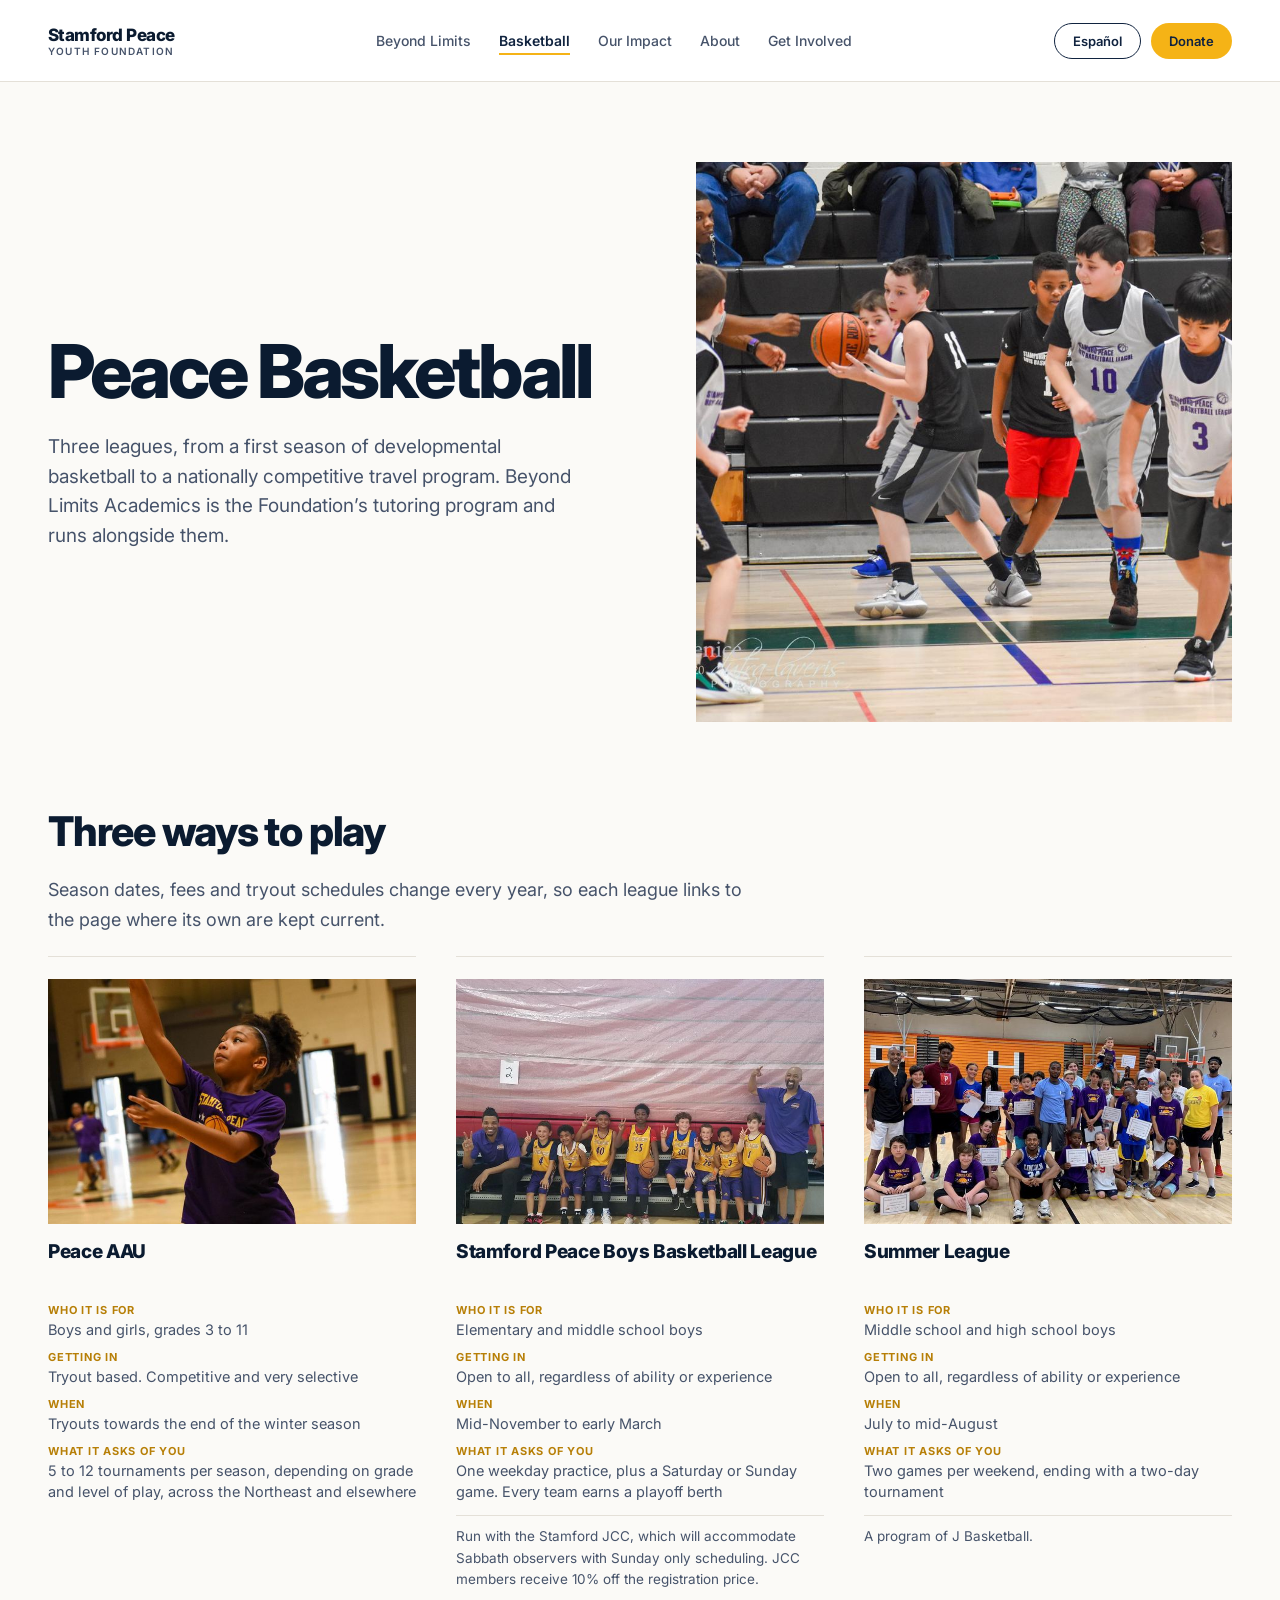
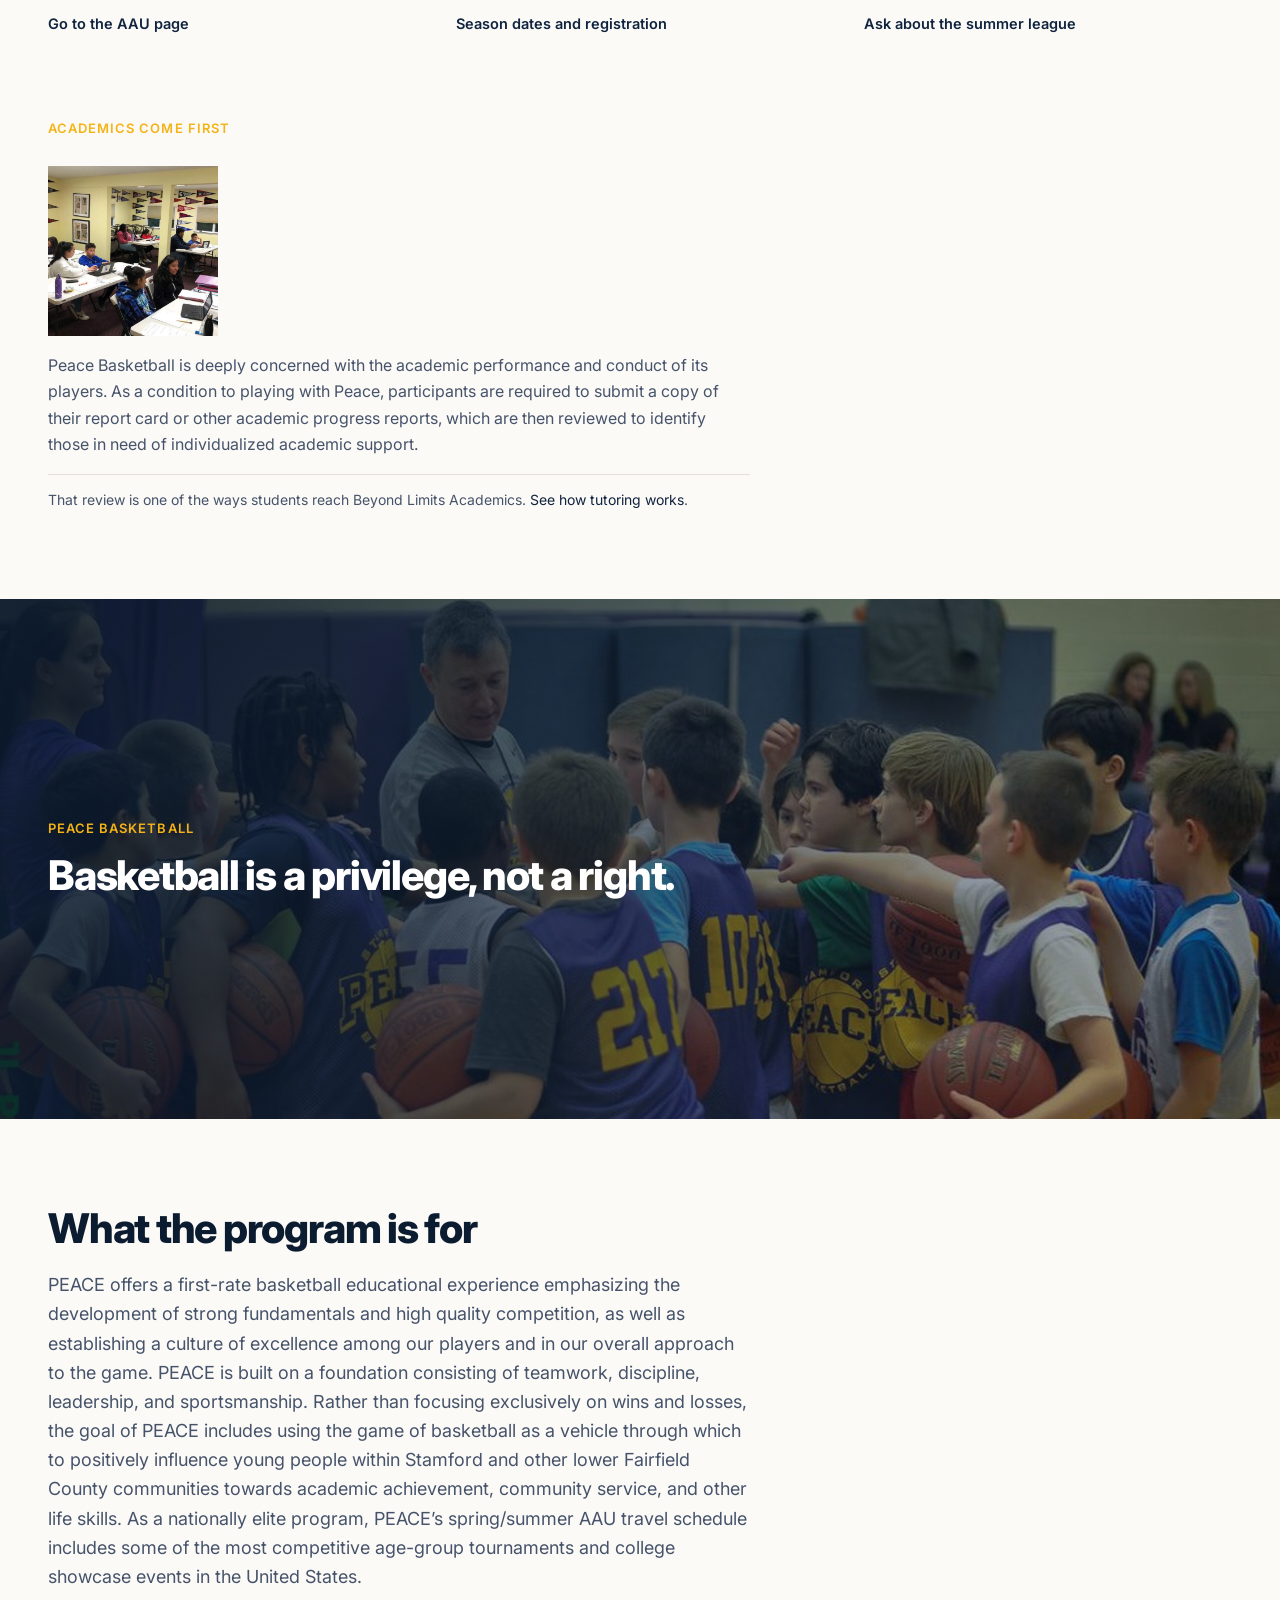
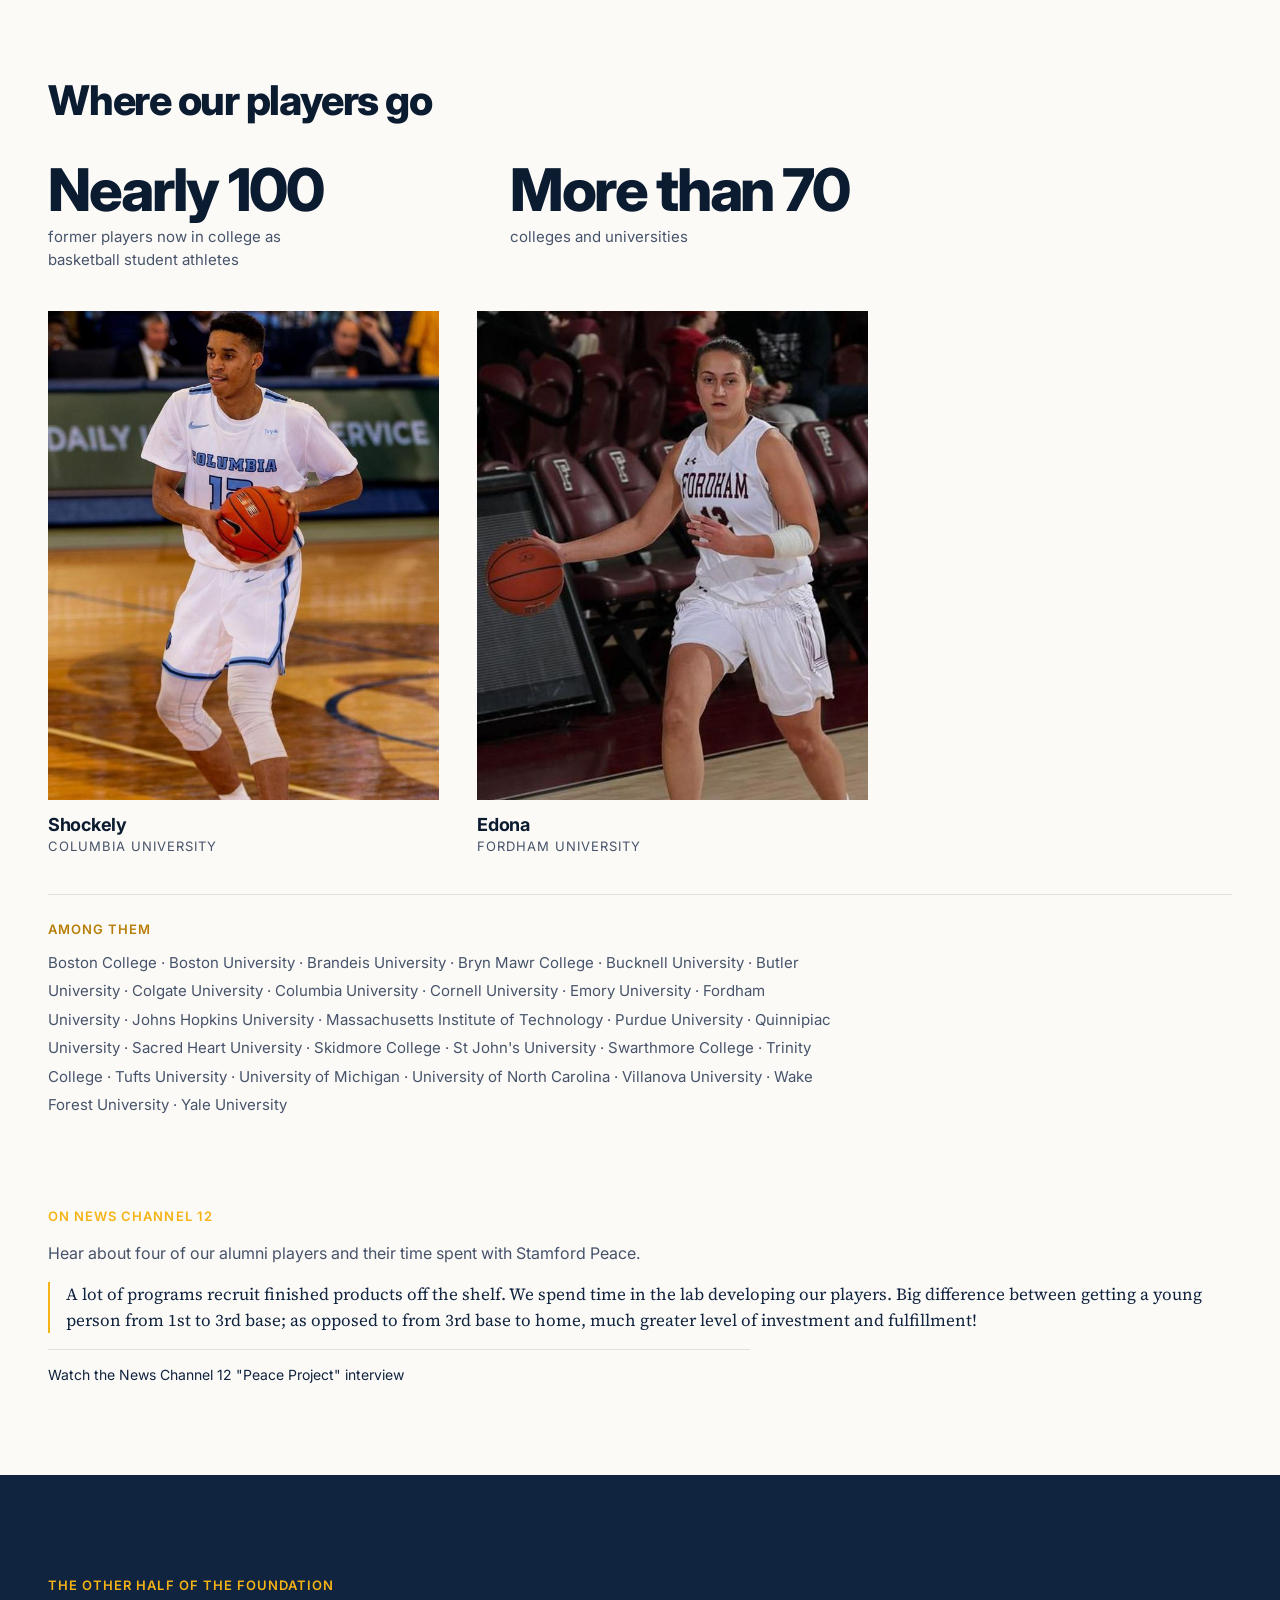
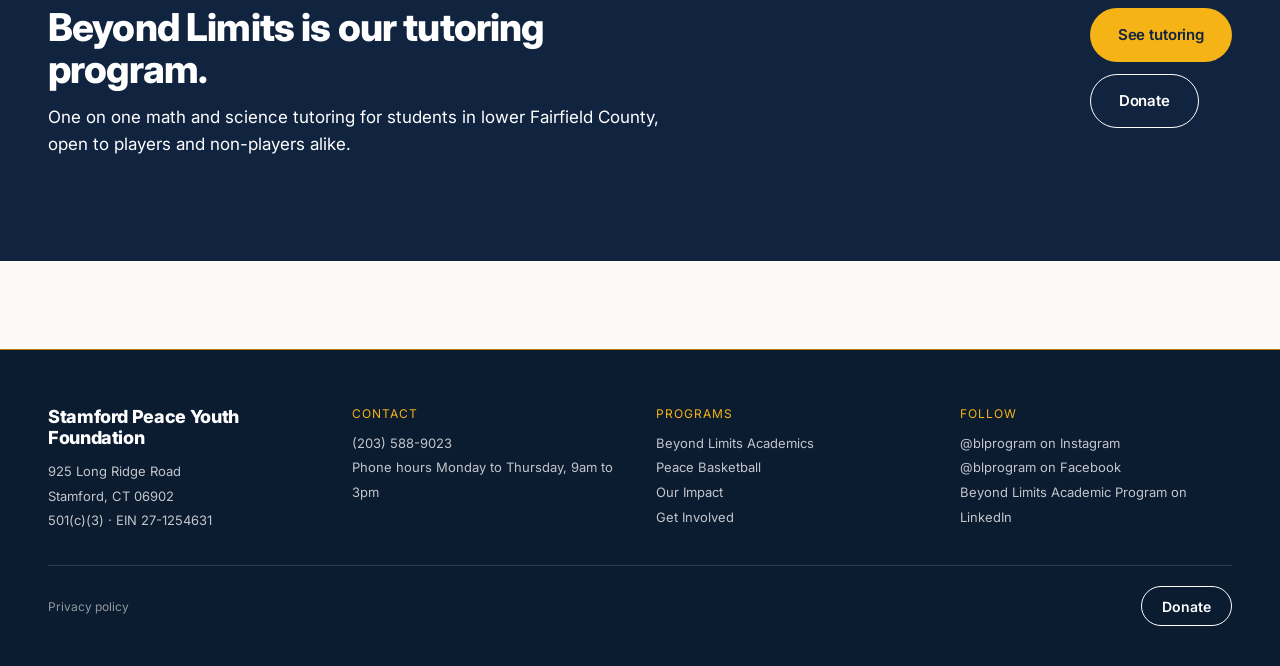
<file: basketball.html>
<!doctype html>
<html lang="en">
<head>
<meta charset="utf-8">
<meta name="robots" content="noindex, nofollow">
<meta name="viewport" content="width=device-width, initial-scale=1">
<title>Peace Basketball &middot; Stamford Peace Youth Foundation</title>
<style>
:root{--navy:#10233F;--ink:#0B1B30;--gold:#F5B316;--gold-deep:#B77F07;--gold-wash:#FDF3DA;--warm:#FBFAF7;--white:#FFFFFF;--slate:#46536A;--line:#E4E0D8;--sky:#E8EEF6;--serif:'Source Serif 4',Georgia,serif;--sans:Inter,system-ui,sans-serif;--pad:48px;--maxw:1280px}
*{box-sizing:border-box}
html{scroll-behavior:smooth}
body{margin:0;background:var(--warm);color:var(--slate);font-family:var(--sans);font-size:16px;-webkit-font-smoothing:antialiased}
a{color:var(--navy);text-decoration:none}a:hover{color:var(--gold-deep)}
img,svg{display:block}
button{font:inherit;color:inherit;background:none;border:0;padding:0;cursor:pointer}
:focus-visible{outline:2px solid var(--gold-deep);outline-offset:2px;border-radius:4px}
.wrap{max-width:var(--maxw);margin:0 auto;padding:0 var(--pad)}
h1,h2,h3,p{margin:0}
.section{padding:0 var(--pad) 88px}
.stack{display:flex;flex-direction:column}

/* CANONICAL TYPE SCALE, verbatim from tokens */
.d1{font-weight:800;color:var(--ink);font-size:clamp(42px,5.8vw,88px);line-height:1.0;letter-spacing:-0.045em}
.h2{font-weight:800;color:var(--ink);font-size:clamp(28px,3.2vw,48px);line-height:1.06;letter-spacing:-0.03em}
.h3{font-weight:700;color:var(--ink);font-size:24px;line-height:1.25;letter-spacing:-0.01em}
.h4{font-size:17px;font-weight:700;letter-spacing:-.01em;color:var(--ink)}
.body{font-size:18px;line-height:1.62;max-width:64ch;text-wrap:pretty}
.micro{font-size:13px;font-weight:600;letter-spacing:.08em;text-transform:uppercase;color:var(--gold-deep)}
.doorcard .h2{font-size:clamp(28px,3vw,40px)}
.sponsorsplit .h2{font-size:clamp(30px,3.4vw,44px)}
.partnerhead .h3{font-size:30px;font-weight:800;letter-spacing:-.028em}
.micro-gold{color:var(--gold)}

/* header, exact from canonical Home */
.headstack{position:sticky;top:0;z-index:60;background:var(--white)}
.nav{display:flex;align-items:center;justify-content:space-between;gap:24px;height:82px;padding:0 var(--pad);border-bottom:1px solid var(--line);background:var(--white);transition:height .22s ease}
.headstack.compact .nav{height:62px}
.headstack.compact .brandsub{opacity:0}
.brand{display:flex;align-items:center;gap:12px}
.brandname{font-size:17px;font-weight:800;letter-spacing:-0.03em;color:var(--ink);line-height:1.1}
.brandsub{font-size:10px;font-weight:600;letter-spacing:.12em;text-transform:uppercase;color:var(--slate);transition:opacity .18s ease}
.navlinks{display:flex;align-items:center;gap:28px;font-size:14px;font-weight:500}
.navright{display:flex;align-items:center;gap:10px}
.pill{display:inline-flex;align-items:center;justify-content:center;height:36px;padding:0 18px;border-radius:999px;font-size:13px;font-weight:600;white-space:nowrap;transition:background-color .16s ease,color .16s ease,border-color .16s ease}
.pill-gold{background:var(--gold);color:var(--navy)}
.pill-gold:hover{background:var(--gold-deep);color:var(--navy)}
.pill-outline{border:1.5px solid var(--navy);color:var(--navy)}
.pill-outline:hover{background:var(--navy);color:var(--white)}
.navlink{position:relative;padding:6px 0;color:var(--slate);white-space:nowrap}
.navlink::after{content:"";position:absolute;left:0;right:0;bottom:0;height:2px;background:var(--gold);transform:scaleX(0);transform-origin:left;transition:transform .18s ease}
.navlink:hover::after,.navlink[aria-current="page"]::after{transform:scaleX(1)}
.navlink[aria-current="page"]{color:var(--navy);font-weight:600}
.burger{display:none;width:44px;height:44px;align-items:center;justify-content:center}
.drawer{display:none}

/* buttons */
.btn{display:inline-flex;align-items:center;justify-content:center;gap:8px;height:48px;padding:0 24px;border-radius:999px;font-size:15px;font-weight:600;white-space:nowrap;transition:background-color .16s ease,color .16s ease,border-color .16s ease,transform .16s ease}
.btn:active{transform:translateY(1px)}
.btn-primary{background:var(--gold);color:var(--navy)}
.btn-primary:hover{background:var(--gold-deep);color:var(--navy)}
.btn-ghost{border:1.5px solid var(--white);color:var(--white)}
.btn-ghost:hover{background:var(--white);color:var(--navy)}
.btn-lg{height:54px;padding:0 28px;letter-spacing:-0.01em}
.btn-xs{height:40px;padding:0 20px;font-size:14px}

/* chip */
.chip{display:inline-flex;align-items:center;gap:6px;background:var(--gold-wash);border:1px solid var(--gold-deep);color:var(--gold-deep);font-size:12px;font-weight:600;padding:3px 12px;border-radius:99px;width:fit-content}

/* hero */
.hero{display:grid;grid-template-columns:1.05fr .95fr;gap:56px;align-items:center;padding:80px var(--pad) 88px}
.hero-copy{display:flex;flex-direction:column;gap:24px;min-width:0}
.sup{font-size:19px;line-height:1.55;color:var(--slate);max-width:44ch}
.hero-photo{height:560px;overflow:hidden;background:transparent}
.hero-photo img{width:100%;height:100%;object-fit:cover}

/* mission */
.missioncard{background:var(--white);border-radius:16px;padding:44px;display:flex;flex-direction:column;gap:18px}
.missiontext{font-family:var(--serif);font-size:22px;line-height:1.55;color:var(--navy);max-width:68ch}

/* accordion */
.acclist{display:flex;flex-direction:column;gap:12px}
.accitem{background:var(--white);border-radius:16px}
.accitem summary{list-style:none;cursor:pointer;display:flex;align-items:center;justify-content:space-between;gap:16px;padding:22px 24px}
.accitem summary::-webkit-details-marker{display:none}
.acctitle{font-size:17px;font-weight:700;letter-spacing:-.01em;color:var(--ink)}
.accicon{flex:0 0 auto;width:20px;height:20px;color:var(--gold-deep);transition:transform .2s ease}
.accitem[open] .accicon{transform:rotate(45deg)}
.accbody{padding:0 24px 24px;font-size:15px;line-height:1.6;color:var(--slate)}

/* foundation */
.foundationcard{background:var(--navy);border-radius:16px;padding:44px;display:flex;flex-direction:column;gap:28px}
.foundationcard .body{color:var(--white);max-width:70ch}
.fstatrow{display:flex;gap:40px;flex-wrap:wrap}
.fstat-num{font-size:36px;font-weight:700;letter-spacing:-0.03em;color:var(--gold);font-variant-numeric:tabular-nums;line-height:1}
.fstat-sub{font-size:13px;color:var(--white);opacity:.85;margin-top:6px;max-width:22ch}

/* collaborators */
.collabcard{background:var(--white);border-radius:16px;padding:36px}
.collab-grid{display:grid;grid-template-columns:repeat(2,minmax(0,1fr));gap:0 32px;margin-top:20px}
.collab-item{padding:12px 0;border-top:1px solid var(--line);font-size:15px;color:var(--ink)}
.collab-item:nth-child(1),.collab-item:nth-child(2){border-top:0}

/* legitimacy */
.legitcard{background:var(--white);border-radius:16px;padding:32px;display:flex;flex-direction:column;gap:6px}

/* closing */
.closing{display:flex;flex-direction:column;gap:32px}
.nightband{background:var(--navy);color:var(--white);margin-bottom:88px}
.nightband-in{width:100%;max-width:var(--maxw);margin:0 auto;padding:clamp(64px,8vw,104px) var(--pad)}
.doorcard{display:grid;grid-template-columns:minmax(0,1fr) auto;gap:56px;align-items:center}
.doorcard .h2{color:var(--white);letter-spacing:-.022em;line-height:1.08;max-width:24ch}
.doorsub{font-size:17px;line-height:1.6;color:var(--white);max-width:56ch;text-wrap:pretty}
.doorside{display:flex;flex-direction:column;align-items:flex-start;gap:12px}
.doornote{font-size:13px;line-height:1.5;color:var(--white);opacity:.75;max-width:26ch}

/* footer, exact from canonical Home */
.foot{background:var(--ink);border-top:1px solid var(--gold-deep);padding:56px 0 40px}
.foot-grid{display:grid;grid-template-columns:repeat(4,minmax(0,1fr));gap:32px}
.foot-col{display:flex;flex-direction:column;gap:10px}
.foot-h{font-size:12px;letter-spacing:.08em;text-transform:uppercase;color:var(--gold)}
.foot-t{font-size:18px;font-weight:800;letter-spacing:-0.02em;color:var(--white);line-height:1.2}
.foot-b{font-size:13px;line-height:1.9;color:var(--white);opacity:.75}
.foot-b a{color:var(--white)}.foot-b a:hover{color:var(--gold)}
.foot-bot{display:flex;justify-content:space-between;align-items:center;gap:20px;border-top:1px solid rgba(255,255,255,.15);padding-top:20px;margin-top:32px}
.foot-legal{font-size:12px;color:var(--white);opacity:.55}
.foot-legal a{color:var(--white)}

/* CANONICAL RESPONSIVE RULES, verbatim from tokens */
@media (max-width:1100px){
  :root{--pad:32px}
  .hero{gap:36px}
  .hero-photo{height:400px}
  .navlinks{gap:20px;font-size:13.5px}
}
@media (max-width:900px){
  :root{--pad:20px}
  .burger{display:flex}
  .navlinks{display:none}
  .navright{display:none}
  .nav{height:60px}
  .headstack.compact .nav{height:56px}
  .drawer{display:block;overflow:hidden;height:0;background:var(--white);border-bottom:1px solid var(--line);transition:height .26s ease}
  .drawer-inner{display:flex;flex-direction:column;padding:8px var(--pad) 20px;gap:2px}
  .drawer-inner a{display:flex;align-items:center;min-height:48px;font-size:16px;font-weight:500;color:var(--navy);border-bottom:1px solid var(--line)}
  .drawer-inner a:hover{color:var(--gold-deep)}
  .drawer .btn{margin-top:16px}
  .brandsub{display:none}
  .hero{grid-template-columns:1fr;gap:24px;padding:32px var(--pad)}
  .hero-photo{height:260px}
  .hero-cta{flex-direction:column;gap:12px;margin-top:0}
  .hero-cta .btn{width:100%;height:52px}
  .statband{flex-direction:column;gap:14px}
  .stat-anchor,.statcard{flex:1 1 auto}
  .grid2,.grid3,.grid4{grid-template-columns:1fr;gap:14px}
  .doorcard{grid-template-columns:1fr;gap:24px}
  .nightband-in{padding:56px var(--pad)}
  .doorside{align-items:stretch}
  .doorside .btn{width:100%;height:52px}
  .doornote{max-width:none}
  .sponsorsplit{grid-template-columns:1fr;gap:24px}
  .sponsorsplit .btn{width:100%}
  .partnerhead{grid-template-columns:1fr;gap:14px}
  .logorow,.logorow.four{grid-template-columns:repeat(2,minmax(0,1fr));gap:20px;padding:20px 0}
  .foot-grid{grid-template-columns:1fr;gap:24px}
  .foot-bot{flex-direction:column;align-items:flex-start}
  .section{padding:0 var(--pad) 44px}
}
@media (prefers-reduced-motion:reduce){*{transition-duration:.01ms!important;animation-duration:.01ms!important}html{scroll-behavior:auto}}

/* page-local phone tightening for elements not covered by the shared block above */
@media (max-width:900px){
  .missioncard,.foundationcard,.collabcard,.legitcard{padding:24px}
  .fstatrow{gap:28px}
  .collab-grid{grid-template-columns:1fr}
  .collab-item:nth-child(2){border-top:1px solid var(--line)}
}
.bioname{display:flex;flex-direction:column;gap:4px;min-width:0}
.accrole{font-size:14px;font-weight:500;color:var(--slate)}
.deicard{padding:0;display:flex;flex-direction:column;gap:16px}
.deitext{font-size:16px;line-height:1.65;color:var(--slate);max-width:70ch}
.deilegal{font-size:14px;line-height:1.6;color:var(--slate);max-width:78ch;padding-top:14px;border-top:1px solid var(--line)}
.peoplegrid{display:grid;grid-template-columns:repeat(auto-fit,minmax(220px,1fr));gap:2px;margin-top:4px}
.person{padding:16px 0;border-top:1px solid var(--line)}
.person-name{font-size:16px;font-weight:600;color:var(--ink)}
.person-role{font-size:14px;color:var(--slate);margin-top:2px}
.person-tel{font-size:14px;margin-top:6px;display:block}
.hours{margin-top:22px;padding-top:18px;border-top:1px solid var(--line);font-size:15px;line-height:1.6;color:var(--slate)}
@media (max-width:900px){.deicard{padding:24px}}
.impactlist{margin:0;padding-left:22px;display:flex;flex-direction:column;gap:10px}
.impactlist li{font-size:16px;line-height:1.65;color:var(--slate)}
.storygrid{display:grid;grid-template-columns:repeat(2,minmax(0,1fr));gap:18px}
.story{background:var(--white);border-radius:16px;padding:28px 30px;display:flex;flex-direction:column;gap:12px}
.story h3{font-size:20px;font-weight:800;letter-spacing:-.018em;color:var(--ink);margin:0}
.story p{font-size:15px;line-height:1.65;color:var(--slate);margin:0}
.storyquote{font-family:var(--serif);font-size:17px;line-height:1.5;color:var(--navy);padding-left:16px;border-left:2px solid var(--gold);margin:0}
.bandhead{background:var(--navy);border-radius:16px;padding:34px 36px}
.bandhead .h2{color:var(--white);max-width:34ch}
.bandhead .micro-gold{color:var(--gold)}
@media (max-width:900px){.storygrid{grid-template-columns:minmax(0,1fr)}.story{padding:22px 24px}.bandhead{padding:26px 24px}}
.leaguegrid{display:grid;grid-template-columns:repeat(3,minmax(0,1fr));gap:40px}
.league{padding:22px 0 0;border-top:1px solid var(--line);display:flex;flex-direction:column;gap:12px}
.league h3{font-size:19px;font-weight:800;letter-spacing:-.018em;color:var(--ink);margin:0}
.league p{font-size:15px;line-height:1.6;color:var(--slate);margin:0}
.league .note{font-size:13.5px;color:var(--slate);padding-top:10px;border-top:1px solid var(--line)}
.league a.go{margin-top:auto;padding-top:12px;font-size:14.5px;font-weight:600;color:var(--navy)}
.league a.go:hover{color:var(--gold-deep)}
@media (max-width:1100px){.leaguegrid{grid-template-columns:repeat(2,minmax(0,1fr))}}
@media (max-width:900px){.leaguegrid{grid-template-columns:minmax(0,1fr)}.league{padding:20px 0 0}}
.collegegrid{display:grid;grid-template-columns:repeat(auto-fit,minmax(210px,1fr));gap:2px 24px;margin-top:4px}
.collegegrid p{padding:11px 0;border-top:1px solid var(--line);font-size:15px;color:var(--ink);margin:0}
.alumquote{margin:0;padding-left:16px;border-left:2px solid var(--gold)}
.alumquote blockquote{margin:0;font-family:var(--serif);font-size:17px;line-height:1.5;color:var(--navy)}
/* PATTERNS:START -- generated from patterns.css, do not edit here */
/* Self-hosted rather than loaded from Google: no third-party request, nothing
   about a family's visit leaves this domain, and the page cannot fall back to
   Georgia on a network that blocks the CDN.

   WOFF2, subset to the characters this site actually renders. The pair arrived
   as raw variable TTF at 2,037KB, which is a poor trade for families opening
   this on a phone. Subsetting to Basic Latin, Latin-1 Supplement, Latin
   Extended-A, General Punctuation, arrows and currency takes it to 337KB, and
   both variable axes survive, so every weight from 400 to 800 still resolves
   from the one file.

   The ranges are deliberately wider than today's text. Latin-1 covers Spanish
   accents, because Spanish versions of the parent-facing pages are an open
   question with Andy. The arrow range is not optional: impact.html renders a
   &rarr; and without it that character ships as tofu.

   To regenerate after a copy change that introduces a new character, subset
   from the TTF originals with fontTools rather than editing these files. */
@font-face{font-family:Inter;src:url('fonts/Inter-variable.woff2') format('woff2');font-style:normal;font-weight:100 900;font-display:swap}
@font-face{font-family:'Source Serif 4';src:url('fonts/SourceSerif4-variable.woff2') format('woff2');font-style:normal;font-weight:200 900;font-display:swap}

/* ============================================================================
   Photograph patterns. Single source of truth.

   The nine pages each carry their own <style> block and none of them match, so
   these rules are NOT copied by hand into nine files. build-site.py inlines this
   file into every page at the PATTERNS marker and fails the build if a page is
   missing it. Edit here, run the build, and every page gets it.

   Inlined rather than <link>ed on purpose: this is a static GitHub Pages site and
   an extra blocking request for ~4KB is a worse trade than the duplication.

   EVERY CLASS IS PREFIXED p-. That is not decoration.
   The first version of this file used .ph and .mosaic, and both already existed:
   .ph is a 340px navy placeholder box on index and tutoring, .mosaic is the
   two-column layout on tutoring. Injecting them silently restyled both live
   sections. (.band collided only with a dead rule no markup uses, so that one
   was harmless.) The prefix is what stops a new pattern reaching into markup it
   was never meant to touch, so keep it.

   House rules these follow:
     - tokens only, no new colours
     - .wrap is max-width 1280 with 48px sides; .section adds 88px bottom
     - breakpoints are 1100 and 900, matching the pages
     - every image declares aspect-ratio so nothing reflows when it loads
   ============================================================================ */

/* Shared. Every photograph on the site goes through .p-img. -----------------

   No height here on purpose. Two kinds of pattern use this:
     - the IMAGE carries the shape (card, figure, pair, accent) via aspect-ratio
     - the WRAPPER carries the shape (band, split, mosaic) and the image fills it
   A blanket height:100% breaks the first kind: inside a flex card it resolves
   against the card and silently overrides aspect-ratio, which is exactly how the
   three cards in a grid ended up three different heights. So the wrapper-shaped
   patterns opt into height:100% themselves, below.

   height:auto is load-bearing, not a default. Every <img> carries width and
   height attributes so the browser reserves the right box before the file
   arrives, and those attributes are presentational hints: with no height in the
   CSS they apply literally, so a 600x600 file in a 240px column rendered 240
   wide by 600 tall and aspect-ratio was ignored, because aspect-ratio only
   applies when height is auto. */
.p-img{display:block;width:100%;height:auto;object-fit:cover;background:var(--sky);border-radius:0}
.p-img-flat{border-radius:0}
.p-fig{margin:0}
.p-cap{margin-top:10px;font-size:13.5px;line-height:1.5;color:var(--slate);max-width:58ch}

/* 1. Full-bleed band -------------------------------------------------------
   Escapes .wrap entirely, so it is a top-level <section class="p-band">, never
   a child of .wrap.section. Text sits on a scrim, not on the bare photograph:
   a photo's own contrast is not something we control. */
.p-band{position:relative;margin:0 0 88px;min-height:clamp(320px,42vw,520px);display:grid;isolation:isolate}
.p-band>.p-img{position:absolute;inset:0;height:100%;border-radius:0;z-index:0}
.p-band::after{content:"";position:absolute;inset:0;z-index:1;background:linear-gradient(100deg,rgba(11,27,48,.86) 0%,rgba(11,27,48,.66) 46%,rgba(11,27,48,.28) 100%)}
.p-band-in{position:relative;z-index:2;align-self:center;width:100%;max-width:var(--maxw);margin:0 auto;padding:64px var(--pad);display:flex;flex-direction:column;gap:18px;align-items:flex-start}
.p-band-in>*{max-width:44ch}
.p-band .h2,.p-band .d1{color:var(--white)}
.p-band .body,.p-band .sup{color:#DCE4EF}
.p-band .micro{color:var(--gold)}
/* A centred band needs a symmetric scrim: the default gradient is built for
   text sitting on the left, so it leaves the right end of a centred headline on
   the lightest part of the photograph. */
.p-band-center::after{background:linear-gradient(180deg,rgba(11,27,48,.60) 0%,rgba(11,27,48,.78) 100%)}
/* A band carrying only an eyebrow and a heading collapses to about 199px on a
   phone, because min-height goes to 0 below 900. A 2.5:1 group photograph in a
   390x199 box is a strip of torsos. These bands drop the picture and keep the
   colour; Donate's band is taller and keeps its photograph. */
@media (max-width:900px){
  .p-band.p-band-tight>.p-img{display:none}
  .p-band.p-band-tight::after{background:var(--navy)}
  .p-band-tight .p-band-in{padding-top:44px;padding-bottom:44px}
}

/* 2. Photo beside copy -----------------------------------------------------
   Copy leads. .p-split-flip puts the photograph first on wide screens and
   leaves source order alone, so a screen reader still hears the heading first. */
.p-split{display:grid;grid-template-columns:1fr 1fr;gap:clamp(28px,4vw,64px);align-items:center}
.p-split-media{aspect-ratio:4/3;margin:0}
.p-split-media .p-img{height:100%}
.p-split-flip .p-split-media{order:-1}
.p-split-copy{display:flex;flex-direction:column;gap:16px;align-items:flex-start}

/* 3. Inline figure ---------------------------------------------------------
   Sits inside a reading column and is deliberately narrower than the text it
   interrupts, so the eye keeps its place. */
.p-figure{margin:26px 0 0;max-width:520px}
.p-figure .p-img{aspect-ratio:5/4}

/* 4. Portrait pair ---------------------------------------------------------
   Two people, named. The name is part of the pattern because an unnamed
   portrait on an About page is worse than no portrait. */
.p-pair{display:grid;grid-template-columns:repeat(2,minmax(0,1fr));gap:clamp(20px,3vw,40px);max-width:760px}
.p-pair figure{margin:0}
.p-pair .p-img{aspect-ratio:4/5}
.p-pair-name{margin-top:12px;font-size:17px;font-weight:700;letter-spacing:-.01em;color:var(--ink)}
.p-pair-role{margin-top:2px;font-size:14px;color:var(--slate)}

/* 5. Card grid -------------------------------------------------------------
   Two, three or four across. Set --n to the count; it collapses on its own. */
.p-grid{display:grid;grid-template-columns:repeat(var(--n,3),minmax(0,1fr));gap:clamp(18px,2.4vw,28px)}
.p-card{display:flex;flex-direction:column;background:var(--white);border:1px solid var(--line);border-radius:16px;overflow:hidden}
.p-card .p-img{aspect-ratio:3/2;border-radius:0}
.p-card-b{padding:18px 20px 22px;display:flex;flex-direction:column;gap:7px;flex:1}
.p-card-t{font-size:17px;font-weight:700;letter-spacing:-.01em;color:var(--ink)}

/* 6. Mosaic ----------------------------------------------------------------
   One room, three ways. Used exactly once on the site, on the tutoring centre.
   Give the biggest slot the strongest photograph: the large cell is the one
   people read, so a weak image there inverts the whole point of the pattern. */
.p-mosaic{display:grid;grid-template-columns:1.55fr 1fr;grid-template-rows:repeat(2,1fr);gap:14px;aspect-ratio:16/9}
.p-mosaic>*{margin:0}
.p-mosaic>*:first-child{grid-row:span 2}
.p-mosaic .p-img{height:100%}

/* 7. Quiet accent ----------------------------------------------------------
   The smallest pattern. For sections whose content is the words, where a
   photograph is a breath rather than evidence. */
.p-accent{display:flex;gap:clamp(20px,3vw,36px);align-items:flex-start}
.p-accent-media{flex:0 0 clamp(160px,20vw,240px);margin:0}
.p-accent-media .p-img{aspect-ratio:1}
.p-accent-copy{flex:1;min-width:0;display:flex;flex-direction:column;gap:14px;align-items:flex-start}

/* 8. Aside -----------------------------------------------------------------
   Content leads on the left, a figure sits beside it on the right. Born on
   tutoring.html "How to enroll", where a figure in the reading column left an
   empty half page next to it: this puts the photograph in that space and made
   the section 30% shorter. Anything full width inside it takes .p-aside-wide. */
.p-aside{display:grid;grid-template-columns:1.15fr .85fr;gap:clamp(28px,4vw,56px);align-items:start}
.p-aside-wide{grid-column:1/-1}
.p-figure-flush{margin-top:0}

/* 9. Numbered grid ---------------------------------------------------------
   For a list of principles that arrived as one paragraph with inline numbers.
   Same words, one entry point per item instead of one for the whole block. */
.p-numgrid{display:grid;grid-template-columns:repeat(3,minmax(0,1fr));gap:clamp(16px,2vw,22px)}
.p-num{border-top:1px solid var(--line);
padding:20px 22px 22px;display:flex;flex-direction:column;gap:6px}
.p-num-n{font-size:13px;font-weight:700;color:var(--gold-deep);letter-spacing:.04em;
font-variant-numeric:tabular-nums}
.p-num-t{font-size:17px;font-weight:700;letter-spacing:-.01em;color:var(--ink)}

/* 10. Field list -----------------------------------------------------------
   For a set of things a reader needs to COMPARE. Three leagues were described
   in three prose paragraphs covering the same six attributes in a different
   order each time, so the fact that only one of them takes girls was invisible
   without reading all three to the end. Same labels, same order, every card. */
.fields{margin:2px 0 0;display:flex;flex-direction:column;gap:9px}
.fq dt{font-size:11px;font-weight:700;letter-spacing:.07em;text-transform:uppercase;color:var(--gold-deep)}
.fq dd{margin:2px 0 0;font-size:14.5px;line-height:1.5;color:var(--slate)}
/* The labels only compare if they line up across cards, so a heading that wraps
   to two lines must not push its own field list down past its neighbours'. */
h3:has(+ .fields){min-height:2.6em}
@media (max-width:900px){h3:has(+ .fields){min-height:0}}

/* 11. Quote grid -----------------------------------------------------------
   Four testimonies at 20px with 56px quote marks read as four essays. The fix
   was never fewer quotes: it was smaller ones. The number they all support
   leads the section rather than trailing it in a sentence nobody reaches. */
.qlead{display:flex;gap:22px;align-items:flex-start;background:var(--white);
border:1px solid var(--line);border-radius:16px;padding:22px 26px}
.qlead-num{font-size:44px;font-weight:800;letter-spacing:-.03em;color:var(--gold-deep);line-height:1}
.qlead-t{font-size:15px;font-weight:700;color:var(--ink);margin-bottom:4px}
.qlead .sm{max-width:62ch}
.qgrid{display:grid;grid-template-columns:repeat(2,minmax(0,1fr));gap:16px}
.qcompact{padding:22px 24px;gap:10px}
.qcompact .qtext{font-size:16.5px;line-height:1.5}
.qcompact .qmark{font-size:34px}

/* Text link ----------------------------------------------------------------
   .tlink is an existing site class, but only four of the nine pages define it
   and the four do not agree. impact.html and about.html use it and style it not
   at all, so their links rendered as plain inline text and the arrow wrapped to
   its own line. One definition here, last in the cascade, so all nine match.
   width:fit-content and white-space:nowrap are sponsorship's version, which is
   the only one that had already solved the wrapping arrow. */
.tlink{display:inline-flex;align-items:center;gap:8px;font-size:15px;font-weight:600;
color:var(--navy);white-space:nowrap;width:fit-content}
.tlink svg{transition:transform .18s ease}
.tlink:hover{color:var(--gold-deep)}
.tlink:hover svg{transform:translateX(4px)}
@media (prefers-reduced-motion:reduce){.tlink svg,.tlink:hover svg{transition:none;transform:none}}

/* 12. Growth arc -----------------------------------------------------------
   Two numbers and the distance between them. Built because "supporting
   initially five students... now working with 250+" was a subordinate clause
   on a page called Our Impact. */
.arc{display:flex;align-items:center;gap:clamp(20px,4vw,48px);padding:22px 0 0;
border-top:1px solid var(--line);flex-wrap:wrap}
.arc-yr{font-size:11px;font-weight:700;letter-spacing:.08em;text-transform:uppercase;color:var(--slate)}
.arc-n{font-size:52px;font-weight:800;letter-spacing:-.04em;line-height:1;color:var(--slate);margin-top:4px}
.arc-now{color:var(--gold-deep)}
.arc-to{font-size:30px;color:var(--line)}
.arc .sm{margin-top:6px;display:block}
.fields-wide .fq dd{max-width:66ch}
.whycard{padding:22px 0 0;border-top:1px solid var(--line)}

/* 13. Logo wall ------------------------------------------------------------
   A modifier on the site's existing .logorow, NOT a replacement, because the
   per-logo heights on index.html were already hand-tuned and an area-normalising
   formula independently agreed with them within a few pixels. Sizing was never
   the problem. Two things were: fourteen competing colour schemes, and a five
   column grid that left fourteen logos as 5 / 5 / 4 with an orphan gap.

   The filter is measured, not chosen by eye. grayscale plus opacity left a
   93-point spread between the palest logo and the darkest, because opacity
   cannot rescue a pale original. Darkening cuts that spread to 43. */
.p-logowall{grid-template-columns:repeat(auto-fit,minmax(140px,1fr));gap:18px 20px}
.p-logowall img{filter:grayscale(1) brightness(.45);transition:filter .18s ease;max-width:100%}
.p-logowall a:hover img,.p-logowall a:focus-visible img{filter:none}
@media (prefers-reduced-motion:reduce){.p-logowall img{transition:none}}

/* 14. Three-up mosaic ------------------------------------------------------
   A modifier on the site's .mosaic-grid, which is a 2x2. Three photographs in a
   four-cell grid leave an orphan, so the first spans both columns. */
.p-mosaic3{grid-template-rows:auto auto}
.p-mosaic3>*:first-child{grid-column:1/-1}
.p-mosaic3>*{min-height:0}

/* 15. Name chips -----------------------------------------------------------
   For a long list of peers where every entry carries equal weight. Built for
   the 26 colleges on basketball.html, which had been a five-column text grid
   with rules through it, plus a screenshot of a six-logo collage that named
   five colleges the list already had. Chips beat logos here: we hold logo files
   for three of the twenty-six, and featuring those three would claim they are
   special when the only thing special about them is that we have the files. */
.p-chips{list-style:none;display:flex;flex-wrap:wrap;gap:8px;margin:2px 0 0;padding:0}
.p-chips li{font-size:14px;line-height:1;color:var(--navy);background:var(--white);
border:1px solid var(--line);border-radius:999px;padding:9px 15px}

/* Logo strip ---------------------------------------------------------------
   Not one of the seven. Real logo files on a neutral ground. */
.p-logos{display:flex;flex-wrap:wrap;gap:clamp(20px,3vw,44px);align-items:center}
.p-logos img{height:clamp(38px,4.4vw,56px);width:auto;object-fit:contain;filter:grayscale(1);opacity:.72;transition:filter .18s ease,opacity .18s ease}
.p-logos img:hover{filter:grayscale(0);opacity:1}

/* 16. Dark Chorus ---------------------------------------------------------
   Selected tutoring direction. These are opt-in composition rules rather
   than global replacements: the system lives here, but only markup carrying
   a p-chorus-* class adopts it. Flat fields, rules and whitespace do the
   grouping so scholarship recipients and testimony never become card grids. */
.p-chorus-hero{grid-template-columns:minmax(0,1fr) minmax(360px,.82fr);gap:clamp(42px,6vw,78px);align-items:center}
.p-chorus-hero-copy{gap:28px}
.p-chorus-hero{padding-top:clamp(72px,9vw,132px);padding-bottom:clamp(72px,9vw,132px)}
.p-chorus-hero .d1{font-size:clamp(3.25rem,8vw,7rem);line-height:.92;letter-spacing:-.058em;text-wrap:balance}
.p-chorus-hero .sup{font-size:clamp(1.25rem,2vw,1.65rem);line-height:1.48}
.p-chorus-hero .btn,.p-chorus-hero .tlink{font-size:.875rem}
.p-chorus-hero-media{width:min(100%,560px);height:auto;justify-self:end;border-radius:0;overflow:visible;background:transparent}
.p-chorus-hero-media img{width:100%;height:auto;aspect-ratio:4/3;object-fit:cover;object-position:50% 35%;border-radius:0}

.p-chorus-sessions{padding:0;background:var(--sky)}
.p-chorus-sessions-inner{display:grid;grid-template-columns:minmax(300px,.8fr) minmax(0,1.2fr);gap:clamp(44px,7vw,112px);align-items:start;padding-top:clamp(48px,5vw,66px);padding-bottom:clamp(48px,5vw,66px)}
.p-chorus-heading{font-size:clamp(2.2rem,5vw,4.6rem);line-height:.98;letter-spacing:-.045em;text-wrap:balance}
.p-chorus-prose{font-size:clamp(.9375rem,1.4vw,1.05rem);line-height:1.68;max-width:65ch;text-wrap:pretty}

.p-chorus-scholarships{padding-top:clamp(88px,9vw,128px);padding-bottom:clamp(88px,9vw,128px)}
.p-chorus-scholarships-head{display:flex;flex-direction:column;gap:24px;max-width:940px}
.p-chorus-scholarship-list{display:flex;flex-direction:column;gap:clamp(84px,10vw,128px);margin-top:clamp(56px,7vw,96px)}
.p-chorus-scholarship{display:flex;flex-direction:column;gap:26px;min-width:0}
.p-chorus-subheading{font-size:clamp(1.25rem,2vw,1.65rem);font-weight:600;line-height:1.15;letter-spacing:-.022em;color:var(--ink);text-wrap:balance}
.p-chorus-scholarship-body{display:flex;flex-direction:column;gap:18px;font-size:clamp(.9375rem,1.4vw,1.05rem);line-height:1.68;max-width:65ch;text-wrap:pretty}
.p-chorus-recipient-line{font-weight:700;color:var(--ink)}
.p-chorus-recipient-set{display:grid;grid-template-columns:repeat(2,minmax(0,1fr));gap:24px;margin-top:12px;min-width:0}
/* At full phone width a 4:5 portrait is about 430px tall, so two of them fill a
   screen before any text. Cap them and keep the pair side by side. */
@media (max-width:900px){
  .p-chorus-recipient-set{gap:16px}
  .p-chorus-recipient>.p-img{aspect-ratio:1/1}
}
.p-chorus-recipient{min-width:0;max-width:420px;margin:0;background:transparent;border:0;border-radius:0;box-shadow:none}
.p-chorus-recipient>.p-img{width:100%;height:auto;aspect-ratio:4/5;object-fit:cover;background:transparent;border:0;border-radius:0;box-shadow:none}
.p-chorus-recipient figcaption{display:flex;flex-direction:column;gap:4px;margin-top:14px;background:transparent;border:0;box-shadow:none;font-size:.75rem}
.p-chorus-recipient figcaption strong{font-size:clamp(.9375rem,1.4vw,1.05rem);color:var(--ink)}
.p-chorus-recipient figcaption span,.p-chorus-testimony figcaption,.p-chorus-recipient-quote-credit{font-size:.75rem;line-height:1.5;letter-spacing:.075em;text-transform:uppercase;color:var(--slate)}
.p-chorus-recipient-quote{margin:18px 0 0;padding-left:18px;border-left:2px solid var(--gold);border-radius:0;font-family:var(--serif);font-size:clamp(.9375rem,1.4vw,1.05rem);line-height:1.62;color:var(--navy)}
.p-chorus-recipient-quote-credit{display:block;margin:9px 0 0 20px;font-style:normal}

.p-chorus-testimonials{padding:0;background:var(--navy);color:var(--white)}
.p-chorus-testimonials-inner{display:grid;grid-template-columns:minmax(280px,.75fr) minmax(0,1.25fr);gap:clamp(50px,7vw,108px);padding-top:clamp(82px,9vw,132px);padding-bottom:clamp(82px,9vw,132px)}
.p-chorus-testimonial-lead{display:flex;flex-direction:column;gap:40px}
.p-chorus-testimonials .p-chorus-heading,.p-chorus-testimonials .p-chorus-stat-copy strong,.p-chorus-testimonials .p-chorus-testimony blockquote{color:var(--white)}
.p-chorus-stat{display:flex;align-items:flex-start;gap:24px}
.p-chorus-stat-number{font-size:clamp(2.2rem,5vw,4.6rem);font-weight:800;line-height:.82;letter-spacing:-.05em;color:var(--gold)}
.p-chorus-stat-copy{font-size:clamp(.9375rem,1.4vw,1.05rem);line-height:1.68;max-width:60ch;color:var(--sky)}
.p-chorus-testimony-list{display:grid;grid-template-columns:repeat(2,minmax(0,1fr));gap:48px 30px}
.p-chorus-testimony{margin:0;padding-top:22px;border-top:1px solid var(--slate);border-radius:0;background:transparent;box-shadow:none}
.p-chorus-testimony blockquote{margin:0;font-family:var(--serif);font-size:clamp(1.25rem,2vw,1.65rem);line-height:1.48;text-wrap:pretty}
.p-chorus-testimony figcaption{margin-top:18px;color:var(--sky)}

/* Responsive ---------------------------------------------------------------
   1100 first, then 900, matching the pages' own breakpoints. */
@media (max-width:1100px){
  .p-grid{grid-template-columns:repeat(min(var(--n,3),2),minmax(0,1fr))}
  .p-accent-media{flex-basis:clamp(140px,22vw,200px)}
  .p-numgrid{grid-template-columns:repeat(2,minmax(0,1fr))}
}
@media (max-width:900px){
  .p-band{min-height:0;margin-bottom:64px}
  .p-band-in{padding:48px var(--pad)}
  .p-band::after{background:linear-gradient(180deg,rgba(11,27,48,.72) 0%,rgba(11,27,48,.84) 100%)}
  .p-split{grid-template-columns:1fr;gap:24px}
  .p-split-flip .p-split-media{order:0}
  .p-grid{grid-template-columns:1fr}
  .p-pair{grid-template-columns:1fr 1fr;gap:16px}
  .p-mosaic{grid-template-columns:1fr;grid-template-rows:none;aspect-ratio:auto}
  .p-mosaic>*:first-child{grid-row:auto}
  .p-mosaic .p-img{aspect-ratio:3/2}
  .p-accent{flex-direction:column;gap:18px}
  .p-accent-media{flex-basis:auto;width:min(100%,260px)}
  .p-figure{max-width:100%}
  .p-aside{grid-template-columns:1fr;gap:28px}
  .p-numgrid{grid-template-columns:1fr}
  .qgrid{grid-template-columns:1fr}
  .qlead{flex-direction:column;gap:10px}
  .p-chorus-hero{grid-template-columns:1fr;gap:24px;padding-top:64px;padding-bottom:64px}
  .p-chorus-hero-media{width:100%;max-width:100%;justify-self:stretch}
  .p-chorus-sessions-inner,.p-chorus-testimonials-inner,.p-chorus-testimony-list{grid-template-columns:1fr}
  .p-chorus-sessions-inner{gap:32px;padding-top:64px;padding-bottom:64px}
  .p-chorus-scholarships{padding-top:64px;padding-bottom:64px}
  .p-chorus-scholarship-list{gap:84px}
  .p-chorus-recipient-set{grid-template-columns:1fr}
  .p-chorus-testimonials-inner{gap:58px;padding-top:64px;padding-bottom:64px}
  .p-chorus-stat{flex-direction:column;gap:16px}
}

/* A photograph is decoration here, never information. Anyone who cannot see it
   still has the heading and the copy, so no pattern hides text behind an image. */
@media (prefers-reduced-motion:reduce){
  .p-logos img{transition:none}
}
/* PATTERNS:END */

/* Where our players go. The figures carry the section, two real alumni anchor
   it, and the 26 colleges run as text. They were 26 outlined pills, which is a
   lot of chrome for a list nobody reads end to end, but the names themselves are
   sourced and stay. */
.alum-figs{display:grid;grid-template-columns:repeat(2,minmax(0,1fr));gap:clamp(32px,5vw,72px);max-width:860px}
.alum-n{font-size:clamp(34px,4.6vw,60px);font-weight:800;line-height:.95;letter-spacing:-.04em;color:var(--ink)}
.alum-l{font-size:15px;line-height:1.5;color:var(--slate);max-width:34ch;margin-top:8px}
.alum-photos{display:grid;grid-template-columns:repeat(2,minmax(0,1fr));gap:clamp(20px,3vw,40px);max-width:820px}
.alum-photo{margin:0}
.alum-photo .p-img{aspect-ratio:4/5}
.alum-photo figcaption{margin-top:14px;display:flex;flex-direction:column;gap:3px}
.alum-photo figcaption strong{font-size:18px;font-weight:700;letter-spacing:-.015em;color:var(--ink);text-transform:none}
.alum-photo figcaption{font-size:13px;letter-spacing:.075em;text-transform:uppercase;color:var(--slate)}
.alum-colleges{display:flex;flex-direction:column;gap:12px;padding-top:26px;border-top:1px solid var(--line)}
.alum-colleges-h{font-size:13px;font-weight:600;letter-spacing:.08em;text-transform:uppercase;color:var(--gold-deep)}
.alum-list{font-size:15px;line-height:1.9;color:var(--slate);max-width:88ch}
@media (max-width:900px){
  .alum-figs{grid-template-columns:1fr;gap:28px}
  .alum-photos{grid-template-columns:1fr;max-width:none}
}
</style>
</head>
<body>

<div class="headstack" id="headstack">
  <nav class="nav" aria-label="Main">
    <a class="brand" href="index.html" aria-label="Stamford Peace Youth Foundation, home">
      <span><span class="brandname">Stamford Peace</span><span class="brandsub" style="display:block">Youth Foundation</span></span>
    </a>
    <div class="navlinks">
      <a class="navlink" href="beyond-limits.html">Beyond Limits</a>
      <a class="navlink" href="#top" aria-current="page">Basketball</a>
      <a class="navlink" href="impact.html">Our Impact</a>
      <a class="navlink" href="about.html">About</a>
      <a class="navlink" href="start.html">Get Involved</a>
    </div>
    <div class="navright">
      <a class="pill pill-outline" href="#">Español</a>
      <a class="pill pill-gold" href="donate.html">Donate</a>
    </div>
    <button class="burger" id="burger" aria-expanded="false" aria-controls="drawer" aria-label="Open menu">
      <svg width="24" height="24" viewBox="0 0 24 24" fill="none" stroke="#10233F" stroke-width="2" aria-hidden="true"><path d="M4 7h16M4 12h16M4 17h16"/></svg>
    </button>
  </nav>
  <div class="drawer" id="drawer">
    <div class="drawer-inner">
      <a href="beyond-limits.html">Beyond Limits</a>
      <a href="#top" aria-current="page">Basketball</a>
      <a href="#top" aria-current="page">Our Impact</a>
      <a href="about.html">About</a>
      <a href="start.html">Get Involved</a>
      <a href="#">Español</a>
      <a class="btn btn-primary" href="donate.html">Donate</a>
    </div>
  </div>
</div>

<main id="top">

  <section class="wrap hero">
    <div class="hero-copy">
      <h1 class="d1">Peace Basketball</h1>
      <p class="sup">Three leagues, from a first season of developmental basketball to a nationally competitive travel program. Beyond Limits Academics is the Foundation’s tutoring program and runs alongside them.</p>
    </div>
    <div class="hero-photo">
      <img src="peace-basketball-game.png" alt="Stamford Peace youth basketball league players in Peace pinnies during a game">
    </div>
  </section>

  <section class="wrap section" id="leagues">
    <div class="stack" style="gap:22px">
      <h2 class="h2">Three ways to play</h2>
      <p class="body">Season dates, fees and tryout schedules change every year, so each league links to the page where its own are kept current.</p>
      <div class="leaguegrid">
      <div class="league">
        <img class="p-img" src="img/p93-girl-shooting-card.jpg" width="720" height="480" loading="lazy" decoding="async" alt="A player releasing a shot during a game" style="aspect-ratio:3/2;margin-bottom:4px">
        <h3>Peace AAU</h3>
        <dl class="fields"><div class="fq"><dt>Who it is for</dt><dd>Boys and girls, grades 3 to 11</dd></div><div class="fq"><dt>Getting in</dt><dd>Tryout based. Competitive and very selective</dd></div><div class="fq"><dt>When</dt><dd>Tryouts towards the end of the winter season</dd></div><div class="fq"><dt>What it asks of you</dt><dd>5 to 12 tournaments per season, depending on grade and level of play, across the Northeast and elsewhere</dd></div></dl>
        <a class="go" href="https://www.peaceyouthct.org/aau" target="_blank" rel="noopener">Go to the AAU page</a>
      </div>
      <div class="league">
        <img class="p-img" src="img/p117-summer-splash-game-card.jpg" width="720" height="480" loading="lazy" decoding="async" alt="Young players on the bench in pinnies with two coaches" style="aspect-ratio:3/2;margin-bottom:4px">
        <h3>Stamford Peace Boys Basketball League</h3>
        <dl class="fields"><div class="fq"><dt>Who it is for</dt><dd>Elementary and middle school boys</dd></div><div class="fq"><dt>Getting in</dt><dd>Open to all, regardless of ability or experience</dd></div><div class="fq"><dt>When</dt><dd>Mid-November to early March</dd></div><div class="fq"><dt>What it asks of you</dt><dd>One weekday practice, plus a Saturday or Sunday game. Every team earns a playoff berth</dd></div></dl>
        <p class="note">Run with the Stamford JCC, which will accommodate Sabbath observers with Sunday only scheduling. JCC members receive 10% off the registration price.</p>
        <a class="go" href="https://www.peaceyouthct.org/page/show/8134836-peace-boys-basketball-league" target="_blank" rel="noopener">Season dates and registration</a>
      </div>
      <div class="league">
        <img class="p-img" src="img/p112-summer-camp-card.jpg" width="720" height="480" loading="lazy" decoding="async" alt="Summer programme participants holding certificates in a gymnasium" style="aspect-ratio:3/2;margin-bottom:4px">
        <h3>Summer League</h3>
        <dl class="fields"><div class="fq"><dt>Who it is for</dt><dd>Middle school and high school boys</dd></div><div class="fq"><dt>Getting in</dt><dd>Open to all, regardless of ability or experience</dd></div><div class="fq"><dt>When</dt><dd>July to mid-August</dd></div><div class="fq"><dt>What it asks of you</dt><dd>Two games per weekend, ending with a two-day tournament</dd></div></dl>
        <p class="note">A program of J Basketball.</p>
        <a class="go" href="about.html#contact">Ask about the summer league</a>
      </div>
      </div>
    </div>
  </section>

  <section class="wrap section" id="academics-first">
    <div class="deicard">
      <span class="micro micro-gold" style="font-size:13px;font-weight:600;letter-spacing:.08em;text-transform:uppercase">Academics come first</span>
          <img class="p-img" src="img/p115-tutoring-room-accent.jpg" width="600" height="600" loading="lazy" decoding="async" alt="Students at laptops along the tutoring room tables" style="max-width:170px;margin-top:14px">
      <p class="deitext">Peace Basketball is deeply concerned with the academic performance and conduct of its players. As a condition to playing with Peace, participants are required to submit a copy of their report card or other academic progress reports, which are then reviewed to identify those in need of individualized academic support.</p>
      <p class="deilegal">That review is one of the ways students reach Beyond Limits Academics. <a href="tutoring.html">See how tutoring works</a>.</p>
    </div>
  </section>

  <section class="p-band p-band-tight">
    <img class="p-img" src="img/p41-team-huddle-band.jpg" width="1600" height="640" loading="lazy" decoding="async" alt="A coach surrounded by a huddle of young players holding basketballs">
    <div class="p-band-in">
      <p class="micro">Peace Basketball</p>
      <h2 class="h2">Basketball is a privilege, not a right.</h2>
    </div>
  </section>

  <section class="wrap section">
    <div class="stack" style="gap:20px">
      <h2 class="h2">What the program is for</h2>
      <p class="body">PEACE offers a first-rate basketball educational experience emphasizing the development of strong fundamentals and high quality competition, as well as establishing a culture of excellence among our players and in our overall approach to the game. PEACE is built on a foundation consisting of teamwork, discipline, leadership, and sportsmanship. Rather than focusing exclusively on wins and losses, the goal of PEACE includes using the game of basketball as a vehicle through which to positively influence young people within Stamford and other lower Fairfield County communities towards academic achievement, community service, and other life skills. As a nationally elite program, PEACE’s spring/summer AAU travel schedule includes some of the most competitive age-group tournaments and college showcase events in the United States.</p>
    </div>
  </section>

  <section class="wrap section" id="alumni">
    <div class="stack" style="gap:40px">
      <h2 class="h2">Where our players go</h2>

      <div class="alum-figs">
        <div class="alum-fig">
          <p class="alum-n">Nearly 100</p>
          <p class="alum-l">former players now in college as basketball student athletes</p>
        </div>
        <div class="alum-fig">
          <p class="alum-n">More than 70</p>
          <p class="alum-l">colleges and universities</p>
        </div>
      </div>

      <div class="alum-photos">
        <figure class="alum-photo">
          <img class="p-img" src="img/p104-shockely-columbia-pair.jpg" width="640" height="800" loading="lazy" decoding="async" alt="Shockely holding the ball in a Columbia uniform">
          <figcaption><strong>Shockely</strong>Columbia University</figcaption>
        </figure>
        <figure class="alum-photo">
          <img class="p-img" src="img/p54-edona-at-fordham-pair.jpg" width="640" height="800" loading="lazy" decoding="async" alt="Edona bringing the ball up the court in a Fordham uniform">
          <figcaption><strong>Edona</strong>Fordham University</figcaption>
        </figure>
      </div>

      <div class="alum-colleges">
        <p class="alum-colleges-h">Among them</p>
        <p class="alum-list">Boston College &middot; Boston University &middot; Brandeis University &middot; Bryn Mawr College &middot; Bucknell University &middot; Butler University &middot; Colgate University &middot; Columbia University &middot; Cornell University &middot; Emory University &middot; Fordham University &middot; Johns Hopkins University &middot; Massachusetts Institute of Technology &middot; Purdue University &middot; Quinnipiac University &middot; Sacred Heart University &middot; Skidmore College &middot; St John's University &middot; Swarthmore College &middot; Trinity College &middot; Tufts University &middot; University of Michigan &middot; University of North Carolina &middot; Villanova University &middot; Wake Forest University &middot; Yale University</p>
      </div>
    </div>
  </section>

  <section class="wrap section" id="alumni-video">
    <div class="deicard">
      <span class="micro micro-gold" style="font-size:13px;font-weight:600;letter-spacing:.08em;text-transform:uppercase">On News Channel 12</span>
      <p class="deitext">Hear about four of our alumni players and their time spent with Stamford Peace.</p>
      <figure class="alumquote">
        <blockquote>A lot of programs recruit finished products off the shelf. We spend time in the lab developing our players. Big difference between getting a young person from 1st to 3rd base; as opposed to from 3rd base to home, much greater level of investment and fulfillment!</blockquote>
      </figure>
      <p class="deilegal"><a href="https://www.youtube.com/watch?v=aWzve-sqKJs&amp;feature=youtu.be" target="_blank" rel="noopener">Watch the News Channel 12 &quot;Peace Project&quot; interview</a></p>
    </div>
  </section>

  <section class="nightband closing">
    <div class="nightband-in doorcard">
      <div class="stack" style="gap:14px">
        <span class="micro micro-gold" style="font-size:13px;font-weight:600;letter-spacing:.08em;text-transform:uppercase">The other half of the Foundation</span>
        <h2 class="h2">Beyond Limits is our tutoring program.</h2>
        <p class="doorsub">One on one math and science tutoring for students in lower Fairfield County, open to players and non-players alike.</p>
      </div>
      <div class="doorside">
        <a class="btn btn-primary btn-lg" href="tutoring.html">See tutoring</a>
        <a class="btn btn-ghost btn-lg" href="donate.html">Donate</a>
      </div>
    </div>
  </section>

</main>

<footer class="foot">
  <div class="wrap">
    <div class="foot-grid">
      <div class="foot-col">
        <p class="foot-t">Stamford Peace Youth Foundation</p>
        <p class="foot-b">925 Long Ridge Road<br>Stamford, CT 06902<br>501(c)(3) · EIN 27-1254631</p>
      </div>
      <div class="foot-col">
        <p class="foot-h">Contact</p>
        <p class="foot-b"><a href="tel:+12035889023">(203) 588-9023</a><br>Phone hours Monday to Thursday, 9am to 3pm</p>
      </div>
      <div class="foot-col">
        <p class="foot-h">Programs</p>
        <p class="foot-b"><a href="beyond-limits.html">Beyond Limits Academics</a><br><a href="#top">Peace Basketball</a><br><a href="#top">Our Impact</a><br><a href="start.html">Get Involved</a></p>
      </div>
      <div class="foot-col">
        <p class="foot-h">Follow</p>
        <p class="foot-b">@blprogram on Instagram<br>@blprogram on Facebook<br>Beyond Limits Academic Program on LinkedIn</p>
      </div>
    </div>
    <div class="foot-bot">
      <p class="foot-legal"><a href="#">Privacy policy</a></p>
      <a class="btn btn-ghost btn-xs" href="donate.html">Donate</a>
    </div>
  </div>
</footer>

<script>
(function(){
var head=document.getElementById('headstack');
function onScroll(){head.classList.toggle('compact',window.scrollY>48)}
onScroll();window.addEventListener('scroll',onScroll,{passive:true});

var burger=document.getElementById('burger'),drawer=document.getElementById('drawer');
function setDrawer(open){burger.setAttribute('aria-expanded',open?'true':'false');burger.setAttribute('aria-label',open?'Close menu':'Open menu');drawer.style.height=open?drawer.firstElementChild.offsetHeight+'px':'0px'}
burger.addEventListener('click',function(){setDrawer(burger.getAttribute('aria-expanded')!=='true')});
drawer.addEventListener('click',function(e){if(e.target.tagName==='A')setDrawer(false)});
window.addEventListener('resize',function(){if(window.innerWidth>900)setDrawer(false);else if(burger.getAttribute('aria-expanded')==='true')setDrawer(true)});
})();
</script>
</body>
</html>
</file>
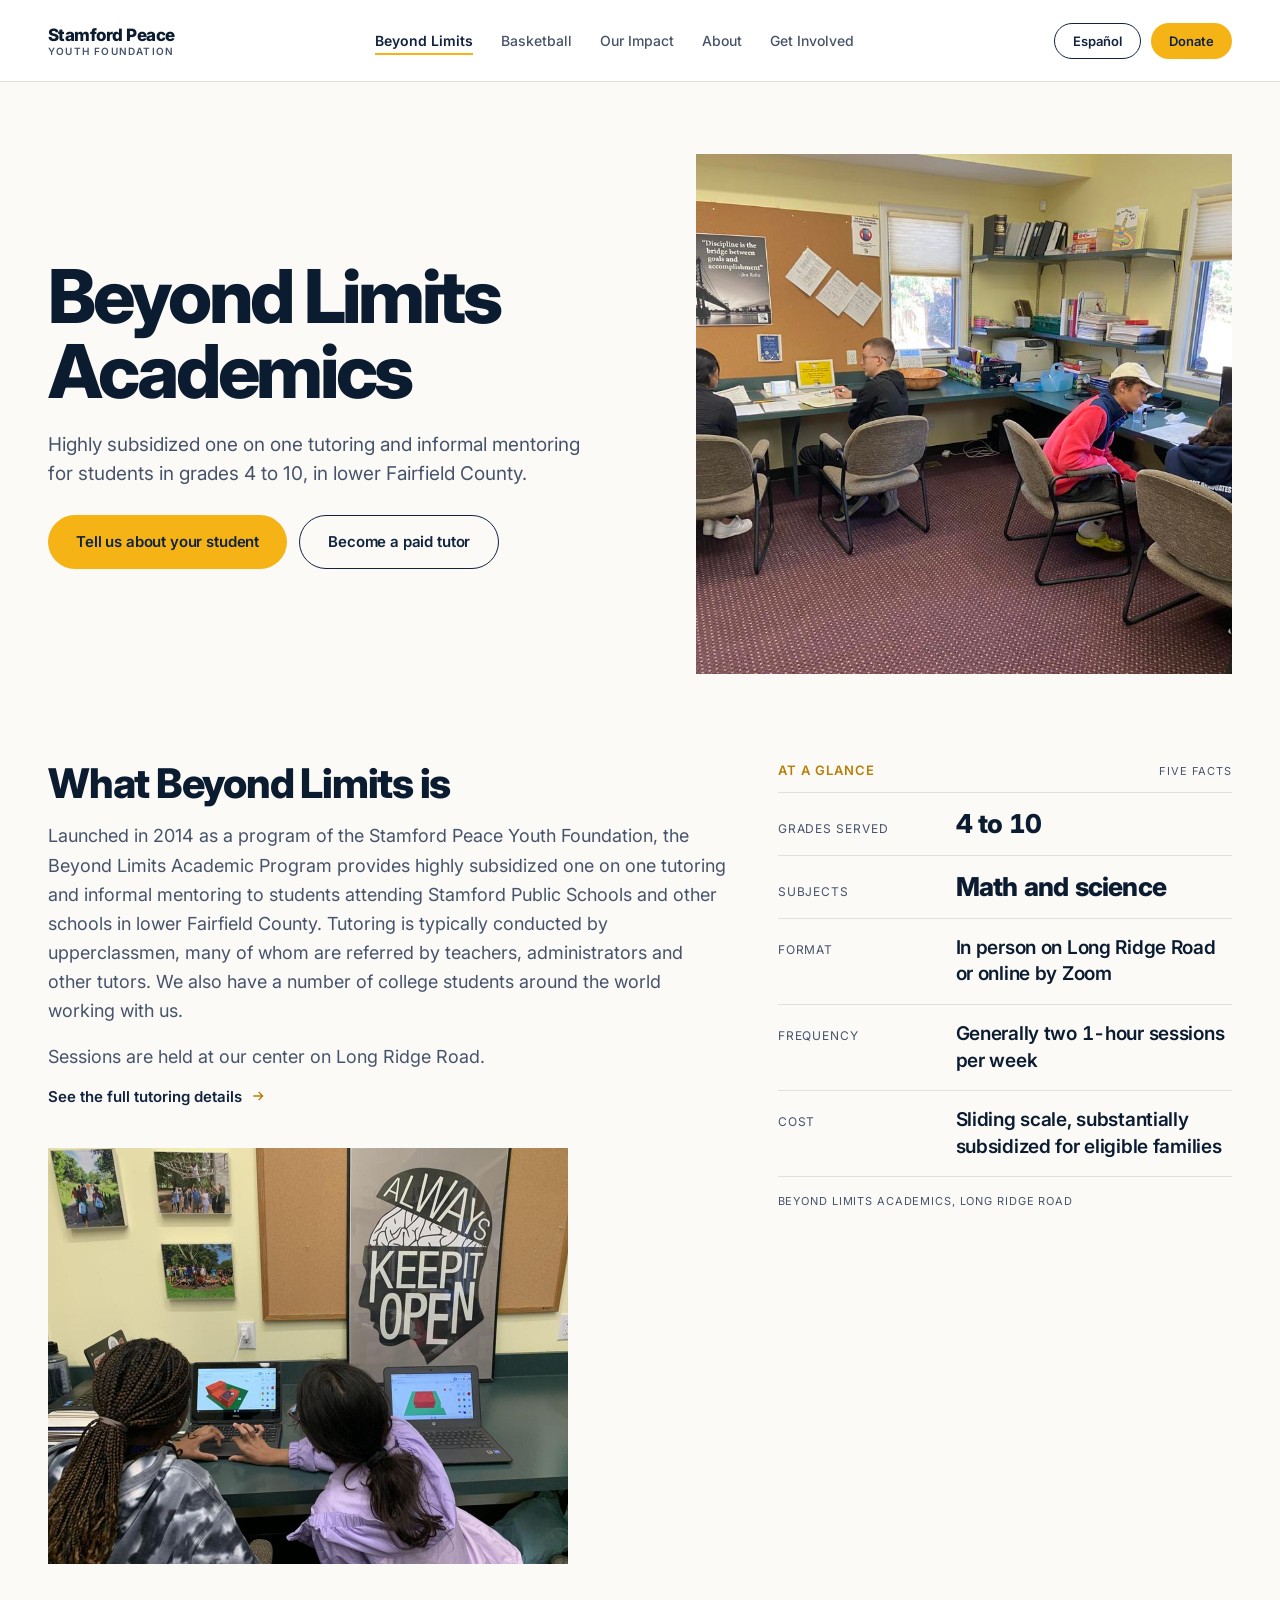
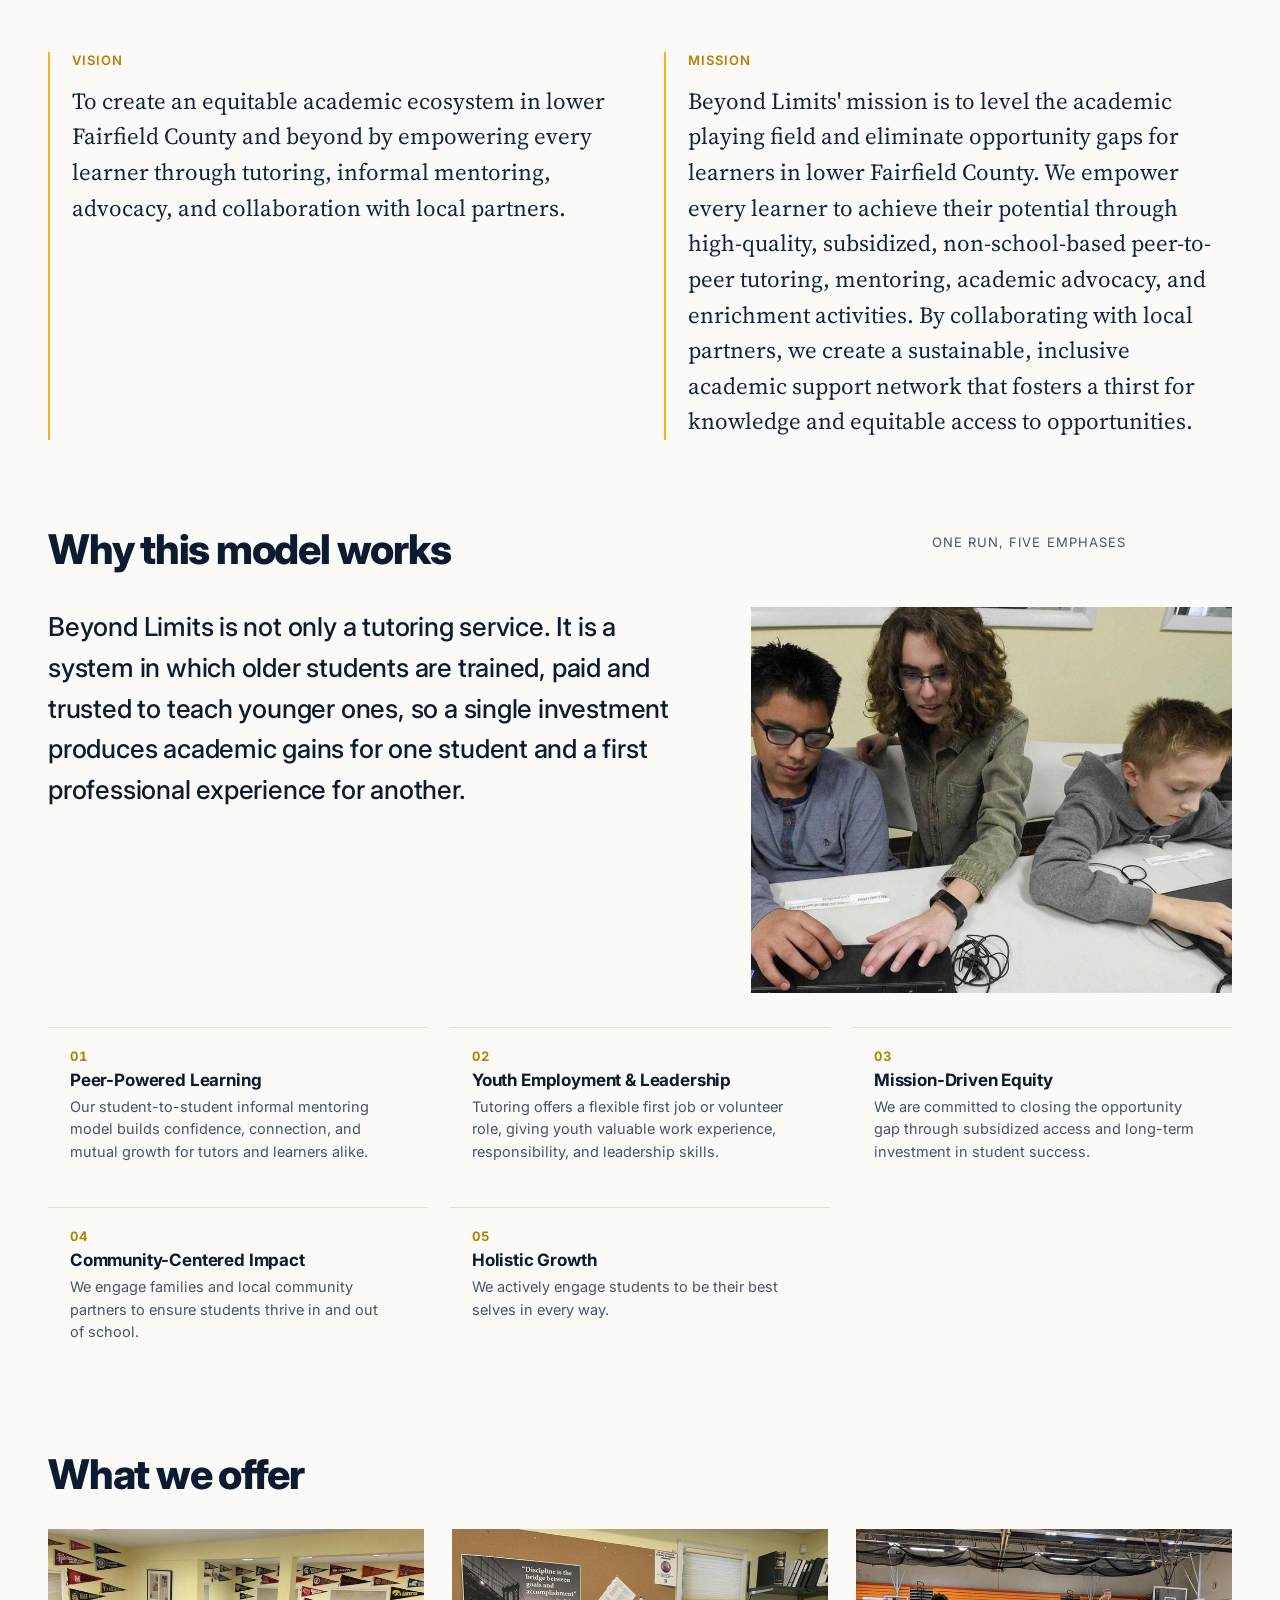
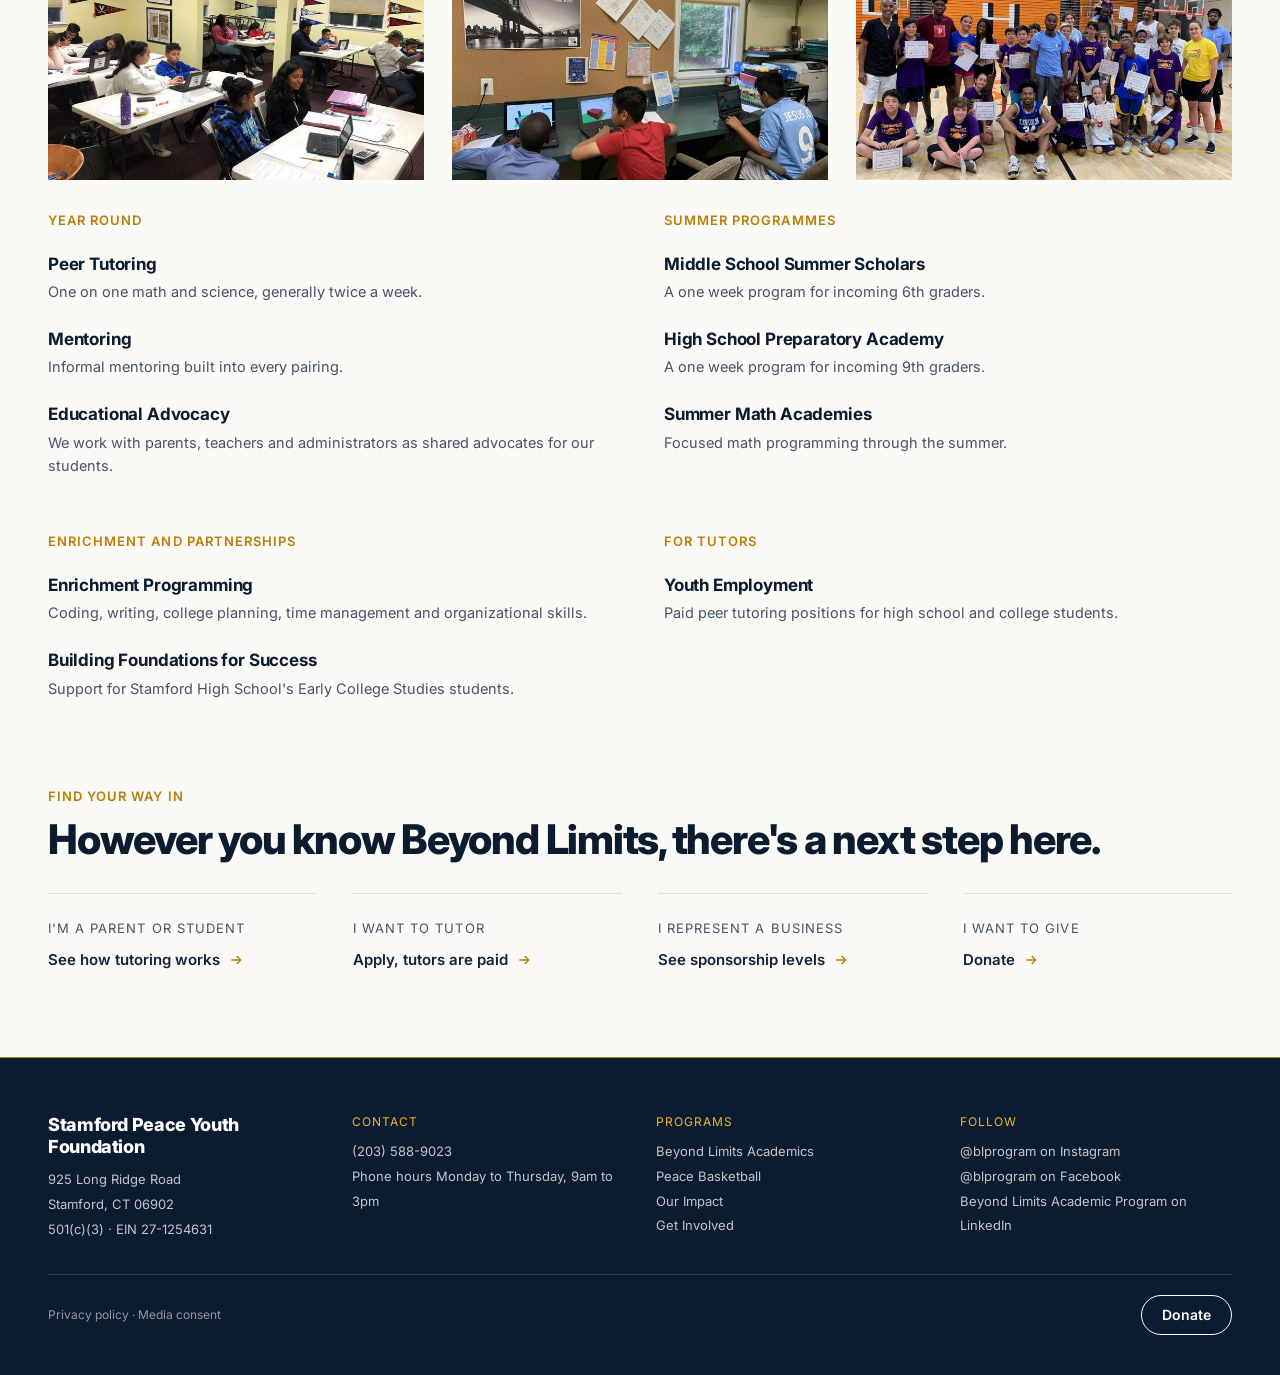
<file: beyond-limits.html>
<!doctype html>
<html lang="en">
<head>
<meta charset="utf-8">
<meta name="robots" content="noindex, nofollow">
<meta name="viewport" content="width=device-width, initial-scale=1">
<title>Beyond Limits Academics · Stamford Peace Youth Foundation</title>
<style>
:root{--navy:#10233F;--ink:#0B1B30;--gold:#F5B316;--gold-deep:#B77F07;--gold-wash:#FDF3DA;--warm:#FBFAF7;--white:#FFFFFF;--slate:#46536A;--line:#E4E0D8;--sky:#E8EEF6;--serif:'Source Serif 4',Georgia,serif;--sans:Inter,system-ui,sans-serif;--pad:48px;--maxw:1280px}
*{box-sizing:border-box}
html{scroll-behavior:smooth}
body{margin:0;background:var(--warm);color:var(--slate);font-family:var(--sans);font-size:16px;-webkit-font-smoothing:antialiased}
a{color:var(--navy);text-decoration:none}a:hover{color:var(--gold-deep)}
img,svg{display:block}
button{font:inherit;color:inherit;background:none;border:0;padding:0;cursor:pointer}
:focus-visible{outline:2px solid var(--gold-deep);outline-offset:2px;border-radius:4px}
h1,h2,h3,h4,p{margin:0}
.wrap{max-width:var(--maxw);margin:0 auto;padding:0 var(--pad)}
.d1{font-weight:800;color:var(--ink);font-size:clamp(42px,5.8vw,88px);line-height:1.0;letter-spacing:-.045em}
.h2{font-weight:800;color:var(--ink);font-size:clamp(28px,3.2vw,48px);line-height:1.06;letter-spacing:-.03em}
.h3{font-weight:700;color:var(--ink);font-size:24px;line-height:1.25;letter-spacing:-.01em}
.h4{font-size:17px;font-weight:700;letter-spacing:-.01em;color:var(--ink)}
.body{font-size:18px;line-height:1.62;max-width:64ch;text-wrap:pretty}
.sm{font-size:14.5px;line-height:1.55;color:var(--slate);text-wrap:pretty}
.micro{font-size:13px;font-weight:600;letter-spacing:.08em;text-transform:uppercase;color:var(--gold-deep)}
.eyebrow-slate{font-size:13px;letter-spacing:.08em;text-transform:uppercase;color:var(--slate)}
.stack{display:flex;flex-direction:column}
.section{padding:0 var(--pad) 88px}
.chip{display:inline-flex;align-items:center;gap:6px;background:var(--gold-wash);border:1px solid var(--gold-deep);color:var(--gold-deep);font-size:12px;font-weight:600;padding:3px 12px;border-radius:99px;width:fit-content}

/* header, exact from canonical Home */
.headstack{position:sticky;top:0;z-index:60;background:var(--white)}
.nav{display:flex;align-items:center;justify-content:space-between;gap:24px;height:82px;padding:0 var(--pad);border-bottom:1px solid var(--line);background:var(--white)}
.brand{display:flex;align-items:center;gap:12px}
.brandname{font-size:17px;font-weight:800;letter-spacing:-.03em;color:var(--ink);line-height:1.1}
.brandsub{font-size:10px;font-weight:600;letter-spacing:.12em;text-transform:uppercase;color:var(--slate)}
.navlinks{display:flex;align-items:center;gap:28px;font-size:14px;font-weight:500}
.navright{display:flex;align-items:center;gap:10px}
.pill{display:inline-flex;align-items:center;justify-content:center;height:36px;padding:0 18px;border-radius:999px;font-size:13px;font-weight:600;white-space:nowrap;transition:background-color .16s ease,color .16s ease,border-color .16s ease}
.pill-gold{background:var(--gold);color:var(--navy)}
.pill-gold:hover{background:var(--gold-deep);color:var(--navy)}
.pill-outline{border:1.5px solid var(--navy);color:var(--navy)}
.pill-outline:hover{background:var(--navy);color:var(--white)}
.navlink{position:relative;padding:6px 0;color:var(--slate);white-space:nowrap}
.navlink::after{content:"";position:absolute;left:0;right:0;bottom:0;height:2px;background:var(--gold);transform:scaleX(0);transform-origin:left;transition:transform .18s ease}
.navlink:hover::after,.navlink[aria-current="page"]::after{transform:scaleX(1)}
.navlink[aria-current="page"]{color:var(--navy);font-weight:600}
.burger{display:none;width:44px;height:44px;align-items:center;justify-content:center}
.drawer{display:none}

/* buttons */
.btn{display:inline-flex;align-items:center;justify-content:center;gap:8px;height:48px;padding:0 24px;border-radius:999px;font-size:15px;font-weight:600;white-space:nowrap;transition:background-color .16s ease,color .16s ease,border-color .16s ease,transform .16s ease}
.btn:active{transform:translateY(1px)}
.btn-primary{background:var(--gold);color:var(--navy)}
.btn-primary:hover{background:var(--gold-deep);color:var(--navy)}
.btn-secondary{border:1.5px solid var(--navy);color:var(--navy)}
.btn-secondary:hover{background:var(--navy);color:var(--white)}
.btn-ghost{border:1.5px solid var(--white);color:var(--white)}
.btn-ghost:hover{background:var(--white);color:var(--navy)}
.btn-lg{height:54px;padding:0 28px;letter-spacing:-.01em}
.btn-xs{height:40px;padding:0 20px;font-size:14px}
.tlink{display:inline-flex;align-items:center;gap:8px;font-size:15px;font-weight:600;color:var(--navy)}
.tlink svg{transition:transform .18s ease}
.tlink:hover{color:var(--gold-deep)}
.tlink:hover svg{transform:translateX(4px)}

/* hero */
.hero{display:grid;grid-template-columns:1.05fr .95fr;gap:56px;align-items:center;padding:72px var(--pad) 88px}
.hero-copy{display:flex;flex-direction:column;gap:22px;min-width:0}
.sup{font-size:19px;line-height:1.55;color:var(--slate);max-width:46ch}
.hero-photo{height:520px;overflow:hidden;background:transparent}
.hero-photo img{width:100%;height:100%;object-fit:cover}
.hero-cta{display:flex;gap:12px;margin-top:4px;flex-wrap:wrap}
.slot{border:1.5px dashed var(--gold-deep);background:var(--gold-wash);border-radius:16px;display:flex;flex-direction:column;align-items:center;justify-content:center;gap:8px;text-align:center}
.slot-label{font-size:12px;font-weight:600;color:var(--gold-deep);line-height:1.5}

/* fact panel, Variant C editorial data (locked lab pattern) */
.ed{display:flex;flex-direction:column}
.ed-top{display:flex;align-items:baseline;justify-content:space-between;gap:16px;padding-bottom:14px}
.ed-row{display:grid;grid-template-columns:150px minmax(0,1fr);gap:28px;padding:16px 0;border-top:1px solid var(--line);align-items:baseline}
.ed-row .el{font-size:12px;letter-spacing:.08em;text-transform:uppercase;color:var(--slate);line-height:1.6}
.ed-row .ev{font-size:26px;font-weight:800;letter-spacing:-.03em;color:var(--ink);line-height:1.15;font-variant-numeric:tabular-nums}
.ed-row .ev.long{font-size:19px;font-weight:600;letter-spacing:-.015em;line-height:1.4}
.ed-row .ec{margin-top:9px}
.hub-factsplit{display:grid;grid-template-columns:1.5fr 1fr;gap:48px;align-items:start}
.ed-foot{border-top:1px solid var(--line);padding-top:12px}

/* vision, mission: serif quoted-voice cards */
.voice{padding:0 0 0 22px;border-left:2px solid var(--gold);display:flex;flex-direction:column;gap:16px}
.voice-text{font-family:var(--serif);font-size:23px;line-height:1.55;color:var(--navy);max-width:56ch}

/* core values */
.value{display:flex;flex-direction:column;gap:12px}
.value-num{font-weight:800;color:var(--gold-deep);letter-spacing:-.03em;font-size:40px;line-height:1}

/* why the model works, Variant C one continuous argument (locked lab pattern) */
.bandhead{display:grid;grid-template-columns:minmax(0,1fr) minmax(0,300px);gap:56px;align-items:start}
.crun{font-size:26px;line-height:1.56;color:var(--slate);letter-spacing:-.008em;text-wrap:pretty;max-width:64ch}
.crun .beat{white-space:nowrap}
.crun .lead{color:var(--ink);font-weight:500}
.beat{font-weight:800;color:var(--ink);letter-spacing:-.028em}
.crun .beat{display:block;margin-top:.62em}
.bn{font-size:14px;font-weight:700;color:var(--gold-deep);vertical-align:.62em;letter-spacing:.02em;margin-right:6px;font-variant-numeric:tabular-nums}
.carrow{display:inline-block;vertical-align:.12em;margin:0 10px}

/* cards */
.card{position:relative;padding:26px 0 0;display:flex;flex-direction:column;gap:12px;border-top:1px solid var(--line)}
.card-title{font-size:20px;font-weight:700;letter-spacing:-.01em;line-height:1.25;color:var(--ink)}
.card-body{font-size:15px;line-height:1.6}
.grid3{display:grid;grid-template-columns:repeat(3,minmax(0,1fr));gap:44px 40px}
.grid2{display:grid;grid-template-columns:repeat(2,minmax(0,1fr));gap:48px}
.grid4{display:grid;grid-template-columns:repeat(4,minmax(0,1fr));gap:36px}

/* stat band, exact geometry from canonical Home */
.statband{display:flex;gap:20px}
.stat-anchor{flex:1.1;background:var(--navy);border-radius:16px;padding:28px;display:flex;flex-direction:column;justify-content:space-between;gap:20px}
.stat-anchor-label{font-size:12px;letter-spacing:.08em;text-transform:uppercase;color:var(--gold);font-weight:600}
.stat-anchor-line{font-size:18px;line-height:1.45;color:var(--white)}
.stat-num-gold{font-size:36px;font-weight:700;letter-spacing:-.03em;color:var(--gold);font-variant-numeric:tabular-nums;line-height:1}
.stat-sub{font-size:12px;color:var(--white);opacity:.85}
.statcard{flex:1;background:var(--white);border-radius:16px;padding:26px;display:flex;flex-direction:column;justify-content:space-between;gap:20px;position:relative;transition:transform .18s ease}
.statcard::before{content:"";position:absolute;top:0;left:0;right:0;height:3px;background:var(--gold);border-radius:16px 16px 0 0;opacity:0;transition:opacity .18s ease}
.statcard:hover{transform:translateY(-2px)}
.statcard:hover::before{opacity:1}
.stat-num{font-size:44px;font-weight:700;letter-spacing:-.03em;color:var(--navy);font-variant-numeric:tabular-nums;line-height:1}
.stat-label{font-size:13px;color:var(--slate)}
.source{font-size:13px;letter-spacing:.08em;text-transform:uppercase;color:var(--slate);margin-top:18px}

/* closing, four doors */
.doorlink{display:flex;flex-direction:column;gap:14px}
.support-row{display:flex;flex-wrap:wrap;align-items:center;justify-content:center;gap:24px;padding-top:28px;border-top:1px solid var(--line);margin-top:8px}
.logoslot{height:40px;width:auto;border:1.5px dashed var(--gold-deep);background:var(--gold-wash);display:flex;align-items:center;justify-content:center;font-size:10px;font-weight:600;color:var(--gold-deep);text-align:center;line-height:1.3;padding:0 14px}
.lg-nfa{height:26px;width:auto;max-width:100%}

/* footer, exact from canonical Home */
.foot{background:var(--ink);border-top:1px solid var(--gold-deep);padding:56px 0 40px}
.foot-grid{display:grid;grid-template-columns:repeat(4,minmax(0,1fr));gap:32px}
.foot-col{display:flex;flex-direction:column;gap:10px}
.foot-h{font-size:12px;letter-spacing:.08em;text-transform:uppercase;color:var(--gold)}
.foot-t{font-size:18px;font-weight:800;letter-spacing:-.02em;color:var(--white);line-height:1.2}
.foot-b{font-size:13px;line-height:1.9;color:var(--white);opacity:.75}
.foot-b a{color:var(--white)}.foot-b a:hover{color:var(--gold)}
.foot-bot{display:flex;justify-content:space-between;align-items:center;gap:20px;border-top:1px solid rgba(255,255,255,.15);padding-top:20px;margin-top:32px}
.foot-legal{font-size:12px;color:var(--white);opacity:.55}
.foot-legal a{color:var(--white)}
@media (max-width:1100px){
  :root{--pad:32px}
  .hero{gap:36px}
  .hero-photo{height:400px}
  .navlinks{gap:20px;font-size:13.5px}
}
@media (max-width:900px){
  :root{--pad:20px}
  .burger{display:flex}
  .navlinks{display:none}
  .navright{display:none}
  .nav{height:60px}
  .headstack.compact .nav{height:56px}
  .drawer{display:block;overflow:hidden;height:0;background:var(--white);border-bottom:1px solid var(--line);transition:height .26s ease}
  .drawer-inner{display:flex;flex-direction:column;padding:8px var(--pad) 20px;gap:2px}
  .drawer-inner a{display:flex;align-items:center;min-height:48px;font-size:16px;font-weight:500;color:var(--navy);border-bottom:1px solid var(--line)}
  .drawer-inner a:hover{color:var(--gold-deep)}
  .drawer .btn{margin-top:16px}
  .brandsub{display:none}
  .hero{grid-template-columns:1fr;gap:24px;padding:32px var(--pad)}
  .hero-photo{height:260px}
  .hero-cta{flex-direction:column;gap:12px;margin-top:0}
  .hero-cta .btn{width:100%;height:52px}
  .statband{flex-direction:column;gap:14px}
  .stat-anchor,.statcard{flex:1 1 auto}
  .grid2,.grid3,.grid4{grid-template-columns:1fr;gap:14px}
  .doorcard{grid-template-columns:1fr;gap:24px;padding:28px 24px}
  .doorside{align-items:stretch}
  .doorside .btn{width:100%;height:52px}
  .doornote{max-width:none}
  .sponsorsplit{grid-template-columns:1fr;gap:24px}
  .sponsorsplit .btn{width:100%}
  .partnerhead{grid-template-columns:1fr;gap:14px}
  .logorow,.logorow.four{grid-template-columns:repeat(2,minmax(0,1fr));gap:20px;padding:20px 0}
  .foot-grid{grid-template-columns:1fr;gap:24px}
  .foot-bot{flex-direction:column;align-items:flex-start}
  .hub-factsplit{grid-template-columns:1fr;gap:24px}
  .ed-row{grid-template-columns:1fr;gap:6px}
  .crun .beat{white-space:normal}
  .section{padding:0 var(--pad) 44px}
}
@media (prefers-reduced-motion:reduce){*{transition-duration:.01ms!important;animation-duration:.01ms!important}html{scroll-behavior:auto}}
/* PATTERNS:START -- generated from patterns.css, do not edit here */
/* Self-hosted rather than loaded from Google: no third-party request, nothing
   about a family's visit leaves this domain, and the page cannot fall back to
   Georgia on a network that blocks the CDN.

   WOFF2, subset to the characters this site actually renders. The pair arrived
   as raw variable TTF at 2,037KB, which is a poor trade for families opening
   this on a phone. Subsetting to Basic Latin, Latin-1 Supplement, Latin
   Extended-A, General Punctuation, arrows and currency takes it to 337KB, and
   both variable axes survive, so every weight from 400 to 800 still resolves
   from the one file.

   The ranges are deliberately wider than today's text. Latin-1 covers Spanish
   accents, because Spanish versions of the parent-facing pages are an open
   question with Andy. The arrow range is not optional: impact.html renders a
   &rarr; and without it that character ships as tofu.

   To regenerate after a copy change that introduces a new character, subset
   from the TTF originals with fontTools rather than editing these files. */
@font-face{font-family:Inter;src:url('fonts/Inter-variable.woff2') format('woff2');font-style:normal;font-weight:100 900;font-display:swap}
@font-face{font-family:'Source Serif 4';src:url('fonts/SourceSerif4-variable.woff2') format('woff2');font-style:normal;font-weight:200 900;font-display:swap}

/* ============================================================================
   Photograph patterns. Single source of truth.

   The nine pages each carry their own <style> block and none of them match, so
   these rules are NOT copied by hand into nine files. build-site.py inlines this
   file into every page at the PATTERNS marker and fails the build if a page is
   missing it. Edit here, run the build, and every page gets it.

   Inlined rather than <link>ed on purpose: this is a static GitHub Pages site and
   an extra blocking request for ~4KB is a worse trade than the duplication.

   EVERY CLASS IS PREFIXED p-. That is not decoration.
   The first version of this file used .ph and .mosaic, and both already existed:
   .ph is a 340px navy placeholder box on index and tutoring, .mosaic is the
   two-column layout on tutoring. Injecting them silently restyled both live
   sections. (.band collided only with a dead rule no markup uses, so that one
   was harmless.) The prefix is what stops a new pattern reaching into markup it
   was never meant to touch, so keep it.

   House rules these follow:
     - tokens only, no new colours
     - .wrap is max-width 1280 with 48px sides; .section adds 88px bottom
     - breakpoints are 1100 and 900, matching the pages
     - every image declares aspect-ratio so nothing reflows when it loads
   ============================================================================ */

/* Shared. Every photograph on the site goes through .p-img. -----------------

   No height here on purpose. Two kinds of pattern use this:
     - the IMAGE carries the shape (card, figure, pair, accent) via aspect-ratio
     - the WRAPPER carries the shape (band, split, mosaic) and the image fills it
   A blanket height:100% breaks the first kind: inside a flex card it resolves
   against the card and silently overrides aspect-ratio, which is exactly how the
   three cards in a grid ended up three different heights. So the wrapper-shaped
   patterns opt into height:100% themselves, below.

   height:auto is load-bearing, not a default. Every <img> carries width and
   height attributes so the browser reserves the right box before the file
   arrives, and those attributes are presentational hints: with no height in the
   CSS they apply literally, so a 600x600 file in a 240px column rendered 240
   wide by 600 tall and aspect-ratio was ignored, because aspect-ratio only
   applies when height is auto. */
.p-img{display:block;width:100%;height:auto;object-fit:cover;background:var(--sky);border-radius:0}
.p-img-flat{border-radius:0}
.p-fig{margin:0}
.p-cap{margin-top:10px;font-size:13.5px;line-height:1.5;color:var(--slate);max-width:58ch}

/* 1. Full-bleed band -------------------------------------------------------
   Escapes .wrap entirely, so it is a top-level <section class="p-band">, never
   a child of .wrap.section. Text sits on a scrim, not on the bare photograph:
   a photo's own contrast is not something we control. */
.p-band{position:relative;margin:0 0 88px;min-height:clamp(320px,42vw,520px);display:grid;isolation:isolate}
.p-band>.p-img{position:absolute;inset:0;height:100%;border-radius:0;z-index:0}
.p-band::after{content:"";position:absolute;inset:0;z-index:1;background:linear-gradient(100deg,rgba(11,27,48,.86) 0%,rgba(11,27,48,.66) 46%,rgba(11,27,48,.28) 100%)}
.p-band-in{position:relative;z-index:2;align-self:center;width:100%;max-width:var(--maxw);margin:0 auto;padding:64px var(--pad);display:flex;flex-direction:column;gap:18px;align-items:flex-start}
.p-band-in>*{max-width:44ch}
.p-band .h2,.p-band .d1{color:var(--white)}
.p-band .body,.p-band .sup{color:#DCE4EF}
.p-band .micro{color:var(--gold)}
/* A centred band needs a symmetric scrim: the default gradient is built for
   text sitting on the left, so it leaves the right end of a centred headline on
   the lightest part of the photograph. */
.p-band-center::after{background:linear-gradient(180deg,rgba(11,27,48,.60) 0%,rgba(11,27,48,.78) 100%)}
/* A band carrying only an eyebrow and a heading collapses to about 199px on a
   phone, because min-height goes to 0 below 900. A 2.5:1 group photograph in a
   390x199 box is a strip of torsos. These bands drop the picture and keep the
   colour; Donate's band is taller and keeps its photograph. */
@media (max-width:900px){
  .p-band.p-band-tight>.p-img{display:none}
  .p-band.p-band-tight::after{background:var(--navy)}
  .p-band-tight .p-band-in{padding-top:44px;padding-bottom:44px}
}

/* 2. Photo beside copy -----------------------------------------------------
   Copy leads. .p-split-flip puts the photograph first on wide screens and
   leaves source order alone, so a screen reader still hears the heading first. */
.p-split{display:grid;grid-template-columns:1fr 1fr;gap:clamp(28px,4vw,64px);align-items:center}
.p-split-media{aspect-ratio:4/3;margin:0}
.p-split-media .p-img{height:100%}
.p-split-flip .p-split-media{order:-1}
.p-split-copy{display:flex;flex-direction:column;gap:16px;align-items:flex-start}

/* 3. Inline figure ---------------------------------------------------------
   Sits inside a reading column and is deliberately narrower than the text it
   interrupts, so the eye keeps its place. */
.p-figure{margin:26px 0 0;max-width:520px}
.p-figure .p-img{aspect-ratio:5/4}

/* 4. Portrait pair ---------------------------------------------------------
   Two people, named. The name is part of the pattern because an unnamed
   portrait on an About page is worse than no portrait. */
.p-pair{display:grid;grid-template-columns:repeat(2,minmax(0,1fr));gap:clamp(20px,3vw,40px);max-width:760px}
.p-pair figure{margin:0}
.p-pair .p-img{aspect-ratio:4/5}
.p-pair-name{margin-top:12px;font-size:17px;font-weight:700;letter-spacing:-.01em;color:var(--ink)}
.p-pair-role{margin-top:2px;font-size:14px;color:var(--slate)}

/* 5. Card grid -------------------------------------------------------------
   Two, three or four across. Set --n to the count; it collapses on its own. */
.p-grid{display:grid;grid-template-columns:repeat(var(--n,3),minmax(0,1fr));gap:clamp(18px,2.4vw,28px)}
.p-card{display:flex;flex-direction:column;background:var(--white);border:1px solid var(--line);border-radius:16px;overflow:hidden}
.p-card .p-img{aspect-ratio:3/2;border-radius:0}
.p-card-b{padding:18px 20px 22px;display:flex;flex-direction:column;gap:7px;flex:1}
.p-card-t{font-size:17px;font-weight:700;letter-spacing:-.01em;color:var(--ink)}

/* 6. Mosaic ----------------------------------------------------------------
   One room, three ways. Used exactly once on the site, on the tutoring centre.
   Give the biggest slot the strongest photograph: the large cell is the one
   people read, so a weak image there inverts the whole point of the pattern. */
.p-mosaic{display:grid;grid-template-columns:1.55fr 1fr;grid-template-rows:repeat(2,1fr);gap:14px;aspect-ratio:16/9}
.p-mosaic>*{margin:0}
.p-mosaic>*:first-child{grid-row:span 2}
.p-mosaic .p-img{height:100%}

/* 7. Quiet accent ----------------------------------------------------------
   The smallest pattern. For sections whose content is the words, where a
   photograph is a breath rather than evidence. */
.p-accent{display:flex;gap:clamp(20px,3vw,36px);align-items:flex-start}
.p-accent-media{flex:0 0 clamp(160px,20vw,240px);margin:0}
.p-accent-media .p-img{aspect-ratio:1}
.p-accent-copy{flex:1;min-width:0;display:flex;flex-direction:column;gap:14px;align-items:flex-start}

/* 8. Aside -----------------------------------------------------------------
   Content leads on the left, a figure sits beside it on the right. Born on
   tutoring.html "How to enroll", where a figure in the reading column left an
   empty half page next to it: this puts the photograph in that space and made
   the section 30% shorter. Anything full width inside it takes .p-aside-wide. */
.p-aside{display:grid;grid-template-columns:1.15fr .85fr;gap:clamp(28px,4vw,56px);align-items:start}
.p-aside-wide{grid-column:1/-1}
.p-figure-flush{margin-top:0}

/* 9. Numbered grid ---------------------------------------------------------
   For a list of principles that arrived as one paragraph with inline numbers.
   Same words, one entry point per item instead of one for the whole block. */
.p-numgrid{display:grid;grid-template-columns:repeat(3,minmax(0,1fr));gap:clamp(16px,2vw,22px)}
.p-num{border-top:1px solid var(--line);
padding:20px 22px 22px;display:flex;flex-direction:column;gap:6px}
.p-num-n{font-size:13px;font-weight:700;color:var(--gold-deep);letter-spacing:.04em;
font-variant-numeric:tabular-nums}
.p-num-t{font-size:17px;font-weight:700;letter-spacing:-.01em;color:var(--ink)}

/* 10. Field list -----------------------------------------------------------
   For a set of things a reader needs to COMPARE. Three leagues were described
   in three prose paragraphs covering the same six attributes in a different
   order each time, so the fact that only one of them takes girls was invisible
   without reading all three to the end. Same labels, same order, every card. */
.fields{margin:2px 0 0;display:flex;flex-direction:column;gap:9px}
.fq dt{font-size:11px;font-weight:700;letter-spacing:.07em;text-transform:uppercase;color:var(--gold-deep)}
.fq dd{margin:2px 0 0;font-size:14.5px;line-height:1.5;color:var(--slate)}
/* The labels only compare if they line up across cards, so a heading that wraps
   to two lines must not push its own field list down past its neighbours'. */
h3:has(+ .fields){min-height:2.6em}
@media (max-width:900px){h3:has(+ .fields){min-height:0}}

/* 11. Quote grid -----------------------------------------------------------
   Four testimonies at 20px with 56px quote marks read as four essays. The fix
   was never fewer quotes: it was smaller ones. The number they all support
   leads the section rather than trailing it in a sentence nobody reaches. */
.qlead{display:flex;gap:22px;align-items:flex-start;background:var(--white);
border:1px solid var(--line);border-radius:16px;padding:22px 26px}
.qlead-num{font-size:44px;font-weight:800;letter-spacing:-.03em;color:var(--gold-deep);line-height:1}
.qlead-t{font-size:15px;font-weight:700;color:var(--ink);margin-bottom:4px}
.qlead .sm{max-width:62ch}
.qgrid{display:grid;grid-template-columns:repeat(2,minmax(0,1fr));gap:16px}
.qcompact{padding:22px 24px;gap:10px}
.qcompact .qtext{font-size:16.5px;line-height:1.5}
.qcompact .qmark{font-size:34px}

/* Text link ----------------------------------------------------------------
   .tlink is an existing site class, but only four of the nine pages define it
   and the four do not agree. impact.html and about.html use it and style it not
   at all, so their links rendered as plain inline text and the arrow wrapped to
   its own line. One definition here, last in the cascade, so all nine match.
   width:fit-content and white-space:nowrap are sponsorship's version, which is
   the only one that had already solved the wrapping arrow. */
.tlink{display:inline-flex;align-items:center;gap:8px;font-size:15px;font-weight:600;
color:var(--navy);white-space:nowrap;width:fit-content}
.tlink svg{transition:transform .18s ease}
.tlink:hover{color:var(--gold-deep)}
.tlink:hover svg{transform:translateX(4px)}
@media (prefers-reduced-motion:reduce){.tlink svg,.tlink:hover svg{transition:none;transform:none}}

/* 12. Growth arc -----------------------------------------------------------
   Two numbers and the distance between them. Built because "supporting
   initially five students... now working with 250+" was a subordinate clause
   on a page called Our Impact. */
.arc{display:flex;align-items:center;gap:clamp(20px,4vw,48px);padding:22px 0 0;
border-top:1px solid var(--line);flex-wrap:wrap}
.arc-yr{font-size:11px;font-weight:700;letter-spacing:.08em;text-transform:uppercase;color:var(--slate)}
.arc-n{font-size:52px;font-weight:800;letter-spacing:-.04em;line-height:1;color:var(--slate);margin-top:4px}
.arc-now{color:var(--gold-deep)}
.arc-to{font-size:30px;color:var(--line)}
.arc .sm{margin-top:6px;display:block}
.fields-wide .fq dd{max-width:66ch}
.whycard{padding:22px 0 0;border-top:1px solid var(--line)}

/* 13. Logo wall ------------------------------------------------------------
   A modifier on the site's existing .logorow, NOT a replacement, because the
   per-logo heights on index.html were already hand-tuned and an area-normalising
   formula independently agreed with them within a few pixels. Sizing was never
   the problem. Two things were: fourteen competing colour schemes, and a five
   column grid that left fourteen logos as 5 / 5 / 4 with an orphan gap.

   The filter is measured, not chosen by eye. grayscale plus opacity left a
   93-point spread between the palest logo and the darkest, because opacity
   cannot rescue a pale original. Darkening cuts that spread to 43. */
.p-logowall{grid-template-columns:repeat(auto-fit,minmax(140px,1fr));gap:18px 20px}
.p-logowall img{filter:grayscale(1) brightness(.45);transition:filter .18s ease;max-width:100%}
.p-logowall a:hover img,.p-logowall a:focus-visible img{filter:none}
@media (prefers-reduced-motion:reduce){.p-logowall img{transition:none}}

/* 14. Three-up mosaic ------------------------------------------------------
   A modifier on the site's .mosaic-grid, which is a 2x2. Three photographs in a
   four-cell grid leave an orphan, so the first spans both columns. */
.p-mosaic3{grid-template-rows:auto auto}
.p-mosaic3>*:first-child{grid-column:1/-1}
.p-mosaic3>*{min-height:0}

/* 15. Name chips -----------------------------------------------------------
   For a long list of peers where every entry carries equal weight. Built for
   the 26 colleges on basketball.html, which had been a five-column text grid
   with rules through it, plus a screenshot of a six-logo collage that named
   five colleges the list already had. Chips beat logos here: we hold logo files
   for three of the twenty-six, and featuring those three would claim they are
   special when the only thing special about them is that we have the files. */
.p-chips{list-style:none;display:flex;flex-wrap:wrap;gap:8px;margin:2px 0 0;padding:0}
.p-chips li{font-size:14px;line-height:1;color:var(--navy);background:var(--white);
border:1px solid var(--line);border-radius:999px;padding:9px 15px}

/* Logo strip ---------------------------------------------------------------
   Not one of the seven. Real logo files on a neutral ground. */
.p-logos{display:flex;flex-wrap:wrap;gap:clamp(20px,3vw,44px);align-items:center}
.p-logos img{height:clamp(38px,4.4vw,56px);width:auto;object-fit:contain;filter:grayscale(1);opacity:.72;transition:filter .18s ease,opacity .18s ease}
.p-logos img:hover{filter:grayscale(0);opacity:1}

/* 16. Dark Chorus ---------------------------------------------------------
   Selected tutoring direction. These are opt-in composition rules rather
   than global replacements: the system lives here, but only markup carrying
   a p-chorus-* class adopts it. Flat fields, rules and whitespace do the
   grouping so scholarship recipients and testimony never become card grids. */
.p-chorus-hero{grid-template-columns:minmax(0,1fr) minmax(360px,.82fr);gap:clamp(42px,6vw,78px);align-items:center}
.p-chorus-hero-copy{gap:28px}
.p-chorus-hero{padding-top:clamp(72px,9vw,132px);padding-bottom:clamp(72px,9vw,132px)}
.p-chorus-hero .d1{font-size:clamp(3.25rem,8vw,7rem);line-height:.92;letter-spacing:-.058em;text-wrap:balance}
.p-chorus-hero .sup{font-size:clamp(1.25rem,2vw,1.65rem);line-height:1.48}
.p-chorus-hero .btn,.p-chorus-hero .tlink{font-size:.875rem}
.p-chorus-hero-media{width:min(100%,560px);height:auto;justify-self:end;border-radius:0;overflow:visible;background:transparent}
.p-chorus-hero-media img{width:100%;height:auto;aspect-ratio:4/3;object-fit:cover;object-position:50% 35%;border-radius:0}

.p-chorus-sessions{padding:0;background:var(--sky)}
.p-chorus-sessions-inner{display:grid;grid-template-columns:minmax(300px,.8fr) minmax(0,1.2fr);gap:clamp(44px,7vw,112px);align-items:start;padding-top:clamp(48px,5vw,66px);padding-bottom:clamp(48px,5vw,66px)}
.p-chorus-heading{font-size:clamp(2.2rem,5vw,4.6rem);line-height:.98;letter-spacing:-.045em;text-wrap:balance}
.p-chorus-prose{font-size:clamp(.9375rem,1.4vw,1.05rem);line-height:1.68;max-width:65ch;text-wrap:pretty}

.p-chorus-scholarships{padding-top:clamp(88px,9vw,128px);padding-bottom:clamp(88px,9vw,128px)}
.p-chorus-scholarships-head{display:flex;flex-direction:column;gap:24px;max-width:940px}
.p-chorus-scholarship-list{display:flex;flex-direction:column;gap:clamp(84px,10vw,128px);margin-top:clamp(56px,7vw,96px)}
.p-chorus-scholarship{display:flex;flex-direction:column;gap:26px;min-width:0}
.p-chorus-subheading{font-size:clamp(1.25rem,2vw,1.65rem);font-weight:600;line-height:1.15;letter-spacing:-.022em;color:var(--ink);text-wrap:balance}
.p-chorus-scholarship-body{display:flex;flex-direction:column;gap:18px;font-size:clamp(.9375rem,1.4vw,1.05rem);line-height:1.68;max-width:65ch;text-wrap:pretty}
.p-chorus-recipient-line{font-weight:700;color:var(--ink)}
.p-chorus-recipient-set{display:grid;grid-template-columns:repeat(2,minmax(0,1fr));gap:24px;margin-top:12px;min-width:0}
/* At full phone width a 4:5 portrait is about 430px tall, so two of them fill a
   screen before any text. Cap them and keep the pair side by side. */
@media (max-width:900px){
  .p-chorus-recipient-set{gap:16px}
  .p-chorus-recipient>.p-img{aspect-ratio:1/1}
}
.p-chorus-recipient{min-width:0;max-width:420px;margin:0;background:transparent;border:0;border-radius:0;box-shadow:none}
.p-chorus-recipient>.p-img{width:100%;height:auto;aspect-ratio:4/5;object-fit:cover;background:transparent;border:0;border-radius:0;box-shadow:none}
.p-chorus-recipient figcaption{display:flex;flex-direction:column;gap:4px;margin-top:14px;background:transparent;border:0;box-shadow:none;font-size:.75rem}
.p-chorus-recipient figcaption strong{font-size:clamp(.9375rem,1.4vw,1.05rem);color:var(--ink)}
.p-chorus-recipient figcaption span,.p-chorus-testimony figcaption,.p-chorus-recipient-quote-credit{font-size:.75rem;line-height:1.5;letter-spacing:.075em;text-transform:uppercase;color:var(--slate)}
.p-chorus-recipient-quote{margin:18px 0 0;padding-left:18px;border-left:2px solid var(--gold);border-radius:0;font-family:var(--serif);font-size:clamp(.9375rem,1.4vw,1.05rem);line-height:1.62;color:var(--navy)}
.p-chorus-recipient-quote-credit{display:block;margin:9px 0 0 20px;font-style:normal}

.p-chorus-testimonials{padding:0;background:var(--navy);color:var(--white)}
.p-chorus-testimonials-inner{display:grid;grid-template-columns:minmax(280px,.75fr) minmax(0,1.25fr);gap:clamp(50px,7vw,108px);padding-top:clamp(82px,9vw,132px);padding-bottom:clamp(82px,9vw,132px)}
.p-chorus-testimonial-lead{display:flex;flex-direction:column;gap:40px}
.p-chorus-testimonials .p-chorus-heading,.p-chorus-testimonials .p-chorus-stat-copy strong,.p-chorus-testimonials .p-chorus-testimony blockquote{color:var(--white)}
.p-chorus-stat{display:flex;align-items:flex-start;gap:24px}
.p-chorus-stat-number{font-size:clamp(2.2rem,5vw,4.6rem);font-weight:800;line-height:.82;letter-spacing:-.05em;color:var(--gold)}
.p-chorus-stat-copy{font-size:clamp(.9375rem,1.4vw,1.05rem);line-height:1.68;max-width:60ch;color:var(--sky)}
.p-chorus-testimony-list{display:grid;grid-template-columns:repeat(2,minmax(0,1fr));gap:48px 30px}
.p-chorus-testimony{margin:0;padding-top:22px;border-top:1px solid var(--slate);border-radius:0;background:transparent;box-shadow:none}
.p-chorus-testimony blockquote{margin:0;font-family:var(--serif);font-size:clamp(1.25rem,2vw,1.65rem);line-height:1.48;text-wrap:pretty}
.p-chorus-testimony figcaption{margin-top:18px;color:var(--sky)}

/* Responsive ---------------------------------------------------------------
   1100 first, then 900, matching the pages' own breakpoints. */
@media (max-width:1100px){
  .p-grid{grid-template-columns:repeat(min(var(--n,3),2),minmax(0,1fr))}
  .p-accent-media{flex-basis:clamp(140px,22vw,200px)}
  .p-numgrid{grid-template-columns:repeat(2,minmax(0,1fr))}
}
@media (max-width:900px){
  .p-band{min-height:0;margin-bottom:64px}
  .p-band-in{padding:48px var(--pad)}
  .p-band::after{background:linear-gradient(180deg,rgba(11,27,48,.72) 0%,rgba(11,27,48,.84) 100%)}
  .p-split{grid-template-columns:1fr;gap:24px}
  .p-split-flip .p-split-media{order:0}
  .p-grid{grid-template-columns:1fr}
  .p-pair{grid-template-columns:1fr 1fr;gap:16px}
  .p-mosaic{grid-template-columns:1fr;grid-template-rows:none;aspect-ratio:auto}
  .p-mosaic>*:first-child{grid-row:auto}
  .p-mosaic .p-img{aspect-ratio:3/2}
  .p-accent{flex-direction:column;gap:18px}
  .p-accent-media{flex-basis:auto;width:min(100%,260px)}
  .p-figure{max-width:100%}
  .p-aside{grid-template-columns:1fr;gap:28px}
  .p-numgrid{grid-template-columns:1fr}
  .qgrid{grid-template-columns:1fr}
  .qlead{flex-direction:column;gap:10px}
  .p-chorus-hero{grid-template-columns:1fr;gap:24px;padding-top:64px;padding-bottom:64px}
  .p-chorus-hero-media{width:100%;max-width:100%;justify-self:stretch}
  .p-chorus-sessions-inner,.p-chorus-testimonials-inner,.p-chorus-testimony-list{grid-template-columns:1fr}
  .p-chorus-sessions-inner{gap:32px;padding-top:64px;padding-bottom:64px}
  .p-chorus-scholarships{padding-top:64px;padding-bottom:64px}
  .p-chorus-scholarship-list{gap:84px}
  .p-chorus-recipient-set{grid-template-columns:1fr}
  .p-chorus-testimonials-inner{gap:58px;padding-top:64px;padding-bottom:64px}
  .p-chorus-stat{flex-direction:column;gap:16px}
}

/* A photograph is decoration here, never information. Anyone who cannot see it
   still has the heading and the copy, so no pattern hides text behind an image. */
@media (prefers-reduced-motion:reduce){
  .p-logos img{transition:none}
}
/* PATTERNS:END */

/* "What we offer": four labelled groups, not nine equal items.
   No rules between the items on purpose. The group heading is the only mark
   needed; spacing does the separating, which is the register's argument. */
.ogrid2{display:grid;grid-template-columns:repeat(2,minmax(0,1fr));gap:56px 48px}
.ogroup{display:flex;flex-direction:column;gap:26px}
.ogroup-h{font-size:13px;font-weight:600;letter-spacing:.08em;text-transform:uppercase;color:var(--gold-deep)}
.orow{display:flex;flex-direction:column;gap:5px}
.orow .card-title{font-size:17px}
.orow .card-body{font-size:14.5px}
@media (max-width:900px){
  .ogrid2{grid-template-columns:1fr;gap:44px}
}
</style>
</head>
<body>
<div class="headstack">
  <nav class="nav" aria-label="Main">
    <a class="brand" href="index.html" aria-label="Stamford Peace Youth Foundation, home">
      <span><span class="brandname">Stamford Peace</span><span class="brandsub" style="display:block">Youth Foundation</span></span>
    </a>
    <div class="navlinks">
      <a class="navlink" href="#top" aria-current="page">Beyond Limits</a>
      <a class="navlink" href="basketball.html">Basketball</a>
      <a class="navlink" href="impact.html">Our Impact</a>
      <a class="navlink" href="about.html">About</a>
      <a class="navlink" href="start.html">Get Involved</a>
    </div>
    <div class="navright">
      <a class="pill pill-outline" href="#">Español</a>
      <a class="pill pill-gold" href="donate.html">Donate</a>
    </div>
    <button class="burger" id="burger" aria-expanded="false" aria-controls="drawer" aria-label="Open menu">
      <svg width="24" height="24" viewBox="0 0 24 24" fill="none" stroke="#10233F" stroke-width="2" aria-hidden="true"><path d="M4 7h16M4 12h16M4 17h16"/></svg>
    </button>
  </nav>
  <div class="drawer" id="drawer">
    <div class="drawer-inner">
      <a href="#top">Beyond Limits</a>
      <a href="basketball.html">Basketball</a>
      <a href="impact.html">Our Impact</a>
      <a href="about.html">About</a>
      <a href="start.html">Get Involved</a>
      <a href="#">Español</a>
      <a class="btn btn-primary" href="donate.html">Donate</a>
    </div>
  </div>
</div>

<main id="top">

  <section class="wrap hero">
    <div class="hero-copy">
      <h1 class="d1">Beyond Limits Academics</h1>
      <p class="sup">Highly subsidized one on one tutoring and informal mentoring for students in grades 4 to 10, in lower Fairfield County.</p>
      <div class="hero-cta">
        <a class="btn btn-primary btn-lg" href="https://vastlyresilient.github.io/beyond-limits-enrollment/">Tell us about your student</a>
        <a class="btn btn-secondary btn-lg" href="#offer">Become a paid tutor</a>
      </div>
    </div>
    <div class="hero-photo">
      <img src="tutoring-room.jpg" alt="Students working with tutors at desks in the Beyond Limits Academics tutoring room">
    </div>
  </section>

  <section class="wrap section" id="program">
    <div class="stack" style="gap:48px">
      <div class="hub-factsplit">
        <div class="stack" style="gap:16px">
          <h2 class="h2" style="max-width:22ch">What Beyond Limits is</h2>
          <p class="body">Launched in 2014 as a program of the Stamford Peace Youth Foundation, the Beyond Limits Academic Program provides highly subsidized one on one tutoring and informal mentoring to students attending Stamford Public Schools and other schools in lower Fairfield County. Tutoring is typically conducted by upperclassmen, many of whom are referred by teachers, administrators and other tutors. We also have a number of college students around the world working with us.</p>
          <p class="body">Sessions are held at our center on Long Ridge Road.</p>
          <a class="tlink" href="tutoring.html">See the full tutoring details <svg width="16" height="16" viewBox="0 0 24 24" fill="none" stroke="#B77F07" stroke-width="2" aria-hidden="true"><path d="M5 12h14M13 6l6 6-6 6"/></svg></a>
          <figure class="p-figure">
            <img class="p-img" src="img/p84-students-at-computers-figure.jpg" width="1040" height="832" loading="lazy" decoding="async" alt="Two students working at desktop computers, seen from behind">
          </figure>
        </div>
        <div class="ed">
          <div class="ed-top"><span class="micro">At a glance</span><span class="eyebrow-slate" style="font-size:11px">Five facts</span></div>
          <div class="ed-row"><span class="el">Grades served</span><span><span class="ev">4 to 10</span></span></div>
          <div class="ed-row"><span class="el">Subjects</span><span class="ev">Math and science</span></div>
          <div class="ed-row"><span class="el">Format</span><span><span class="ev long">In person on Long Ridge Road or online by Zoom</span></span></div>
          <div class="ed-row"><span class="el">Frequency</span><span class="ev long">Generally two 1-hour sessions per week</span></div>
          <div class="ed-row"><span class="el">Cost</span><span><span class="ev long">Sliding scale, substantially subsidized for eligible families</span></span></div>
          <div class="ed-foot"><span class="eyebrow-slate" style="font-size:11px">Beyond Limits Academics, Long Ridge Road</span></div>
        </div>
      </div>
    </div>
  </section>

  <section class="wrap section" id="mission">
    <div class="grid2">
      <div class="voice">
        <span class="micro">Vision</span>
        <p class="voice-text">To create an equitable academic ecosystem in lower Fairfield County and beyond by empowering every learner through tutoring, informal mentoring, advocacy, and collaboration with local partners.</p>
      </div>
      <div class="voice">
        <span class="micro">Mission</span>
        <p class="voice-text">Beyond Limits' mission is to level the academic playing field and eliminate opportunity gaps for learners in lower Fairfield County. We empower every learner to achieve their potential through high-quality, subsidized, non-school-based peer-to-peer tutoring, mentoring, academic advocacy, and enrichment activities. By collaborating with local partners, we create a sustainable, inclusive academic support network that fosters a thirst for knowledge and equitable access to opportunities.</p>
      </div>
    </div>
  </section>

  

  <section class="wrap section" id="model">
    <div class="bandhead" style="margin-bottom:36px">
      <div class="stack" style="gap:16px">
        <h2 class="h2" style="max-width:22ch">Why this model works</h2>
      </div>
      <div class="stack" style="gap:14px;padding-top:6px">
        <span class="eyebrow-slate">One run, five emphases</span>
      </div>
    </div>
    <div class="p-aside" style="margin-bottom:34px">
      <p class="crun"><span class="lead">Beyond Limits is not only a tutoring service. It is a system in which older students are trained, paid and trusted to teach younger ones, so a single investment produces academic gains for one student and a first professional experience for another.</span></p>
      <figure class="p-figure p-figure-flush">
        <img class="p-img" src="img/p17-tutor-with-two-students-split.jpg" width="900" height="675" loading="lazy" decoding="async" alt="A tutor working through an exercise with two younger students at a laptop">
      </figure>
    </div>
    <div class="p-numgrid">
        <article class="p-num">
          <p class="p-num-n">01</p>
          <p class="p-num-t">Peer-Powered Learning</p>
          <p class="sm">Our student-to-student informal mentoring model builds confidence, connection, and mutual growth for tutors and learners alike.</p>
        </article>
        <article class="p-num">
          <p class="p-num-n">02</p>
          <p class="p-num-t">Youth Employment &amp; Leadership</p>
          <p class="sm">Tutoring offers a flexible first job or volunteer role, giving youth valuable work experience, responsibility, and leadership skills.</p>
        </article>
        <article class="p-num">
          <p class="p-num-n">03</p>
          <p class="p-num-t">Mission-Driven Equity</p>
          <p class="sm">We are committed to closing the opportunity gap through subsidized access and long-term investment in student success.</p>
        </article>
        <article class="p-num">
          <p class="p-num-n">04</p>
          <p class="p-num-t">Community-Centered Impact</p>
          <p class="sm">We engage families and local community partners to ensure students thrive in and out of school.</p>
        </article>
        <article class="p-num">
          <p class="p-num-n">05</p>
          <p class="p-num-t">Holistic Growth</p>
          <p class="sm">We actively engage students to be their best selves in every way.</p>
        </article>
    </div>
  </section>

  <section class="wrap section" id="offer">
    <div class="stack" style="gap:32px">
      <h2 class="h2">What we offer</h2>
      <div class="p-grid" style="--n:3">
        <img class="p-img" style="aspect-ratio:3/2" src="img/p115-tutoring-room-card.jpg" width="720" height="480" loading="lazy" decoding="async" alt="Students at laptops along the tutoring room tables">
        <img class="p-img" style="aspect-ratio:3/2" src="img/p68-computer-lab-card.jpg" width="720" height="480" loading="lazy" decoding="async" alt="Students at desktop computers in the coding lab">
        <img class="p-img" style="aspect-ratio:3/2" src="img/p112-summer-camp-card.jpg" width="720" height="480" loading="lazy" decoding="async" alt="Summer programme participants holding certificates in a gymnasium">
      </div>
      <div class="ogrid2">
        <div class="ogroup">
          <p class="ogroup-h">Year round</p>
          <div class="orow"><p class="card-title">Peer Tutoring</p><p class="card-body">One on one math and science, generally twice a week.</p></div>
          <div class="orow"><p class="card-title">Mentoring</p><p class="card-body">Informal mentoring built into every pairing.</p></div>
          <div class="orow"><p class="card-title">Educational Advocacy</p><p class="card-body">We work with parents, teachers and administrators as shared advocates for our students.</p></div>
        </div>
        <div class="ogroup">
          <p class="ogroup-h">Summer programmes</p>
          <div class="orow"><p class="card-title">Middle School Summer Scholars</p><p class="card-body">A one week program for incoming 6th graders.</p></div>
          <div class="orow"><p class="card-title">High School Preparatory Academy</p><p class="card-body">A one week program for incoming 9th graders.</p></div>
          <div class="orow"><p class="card-title">Summer Math Academies</p><p class="card-body">Focused math programming through the summer.</p></div>
        </div>
        <div class="ogroup">
          <p class="ogroup-h">Enrichment and partnerships</p>
          <div class="orow"><p class="card-title">Enrichment Programming</p><p class="card-body">Coding, writing, college planning, time management and organizational skills.</p></div>
          <div class="orow"><p class="card-title">Building Foundations for Success</p><p class="card-body">Support for Stamford High School's Early College Studies students.</p></div>
        </div>
        <div class="ogroup">
          <p class="ogroup-h">For tutors</p>
          <div class="orow"><p class="card-title">Youth Employment</p><p class="card-body">Paid peer tutoring positions for high school and college students.</p></div>
        </div>
      </div>
    </div>
  </section>

  

  <section class="wrap section" id="start">
    <div class="stack" style="gap:14px;margin-bottom:32px">
      <span class="micro">Find your way in</span>
      <h2 class="h2">However you know Beyond Limits, there's a next step here.</h2>
    </div>
    <div class="grid4">
      <a class="card doorlink" href="tutoring.html"><span class="eyebrow-slate">I'm a parent or student</span><span class="tlink">See how tutoring works <svg width="16" height="16" viewBox="0 0 24 24" fill="none" stroke="#B77F07" stroke-width="2" aria-hidden="true"><path d="M5 12h14M13 6l6 6-6 6"/></svg></span></a>
      <a class="card doorlink" href="about.html#contact"><span class="eyebrow-slate">I want to tutor</span><span class="tlink">Apply, tutors are paid <svg width="16" height="16" viewBox="0 0 24 24" fill="none" stroke="#B77F07" stroke-width="2" aria-hidden="true"><path d="M5 12h14M13 6l6 6-6 6"/></svg></span></a>
      <a class="card doorlink" href="sponsorship.html"><span class="eyebrow-slate">I represent a business</span><span class="tlink">See sponsorship levels <svg width="16" height="16" viewBox="0 0 24 24" fill="none" stroke="#B77F07" stroke-width="2" aria-hidden="true"><path d="M5 12h14M13 6l6 6-6 6"/></svg></span></a>
      <a class="card doorlink" href="donate.html"><span class="eyebrow-slate">I want to give</span><span class="tlink">Donate <svg width="16" height="16" viewBox="0 0 24 24" fill="none" stroke="#B77F07" stroke-width="2" aria-hidden="true"><path d="M5 12h14M13 6l6 6-6 6"/></svg></span></a>
    </div>
    
  </section>

</main>

<footer class="foot">
  <div class="wrap">
    <div class="foot-grid">
      <div class="foot-col">
        <p class="foot-t">Stamford Peace Youth Foundation</p>
        <p class="foot-b">925 Long Ridge Road<br>Stamford, CT 06902<br>501(c)(3) · EIN 27-1254631</p>
      </div>
      <div class="foot-col">
        <p class="foot-h">Contact</p>
        <p class="foot-b"><a href="tel:+12035889023">(203) 588-9023</a><br>Phone hours Monday to Thursday, 9am to 3pm</p>
      </div>
      <div class="foot-col">
        <p class="foot-h">Programs</p>
        <p class="foot-b"><a href="#program">Beyond Limits Academics</a><br><a href="#top">Peace Basketball</a><br><a href="#impact">Our Impact</a><br><a href="start.html">Get Involved</a></p>
      </div>
      <div class="foot-col">
        <p class="foot-h">Follow</p>
        <p class="foot-b">@blprogram on Instagram<br>@blprogram on Facebook<br>Beyond Limits Academic Program on LinkedIn</p>
      </div>
    </div>
    <div class="foot-bot">
      <p class="foot-legal"><a href="#top">Privacy policy</a> · <a href="#top">Media consent</a></p>
      <a class="btn btn-ghost btn-xs" href="#start">Donate</a>
    </div>
  </div>
</footer>

<script>
/* mobile drawer */
var burger=document.getElementById('burger'),drawer=document.getElementById('drawer');
function setDrawer(open){burger.setAttribute('aria-expanded',open?'true':'false');burger.setAttribute('aria-label',open?'Close menu':'Open menu');drawer.style.height=open?drawer.firstElementChild.offsetHeight+'px':'0px'}
burger.addEventListener('click',function(){setDrawer(burger.getAttribute('aria-expanded')!=='true')});
drawer.addEventListener('click',function(e){if(e.target.tagName==='A')setDrawer(false)});
window.addEventListener('resize',function(){if(window.innerWidth>900)setDrawer(false);else if(burger.getAttribute('aria-expanded')==='true')setDrawer(true)});
</script>
</body>
</html>
</file>
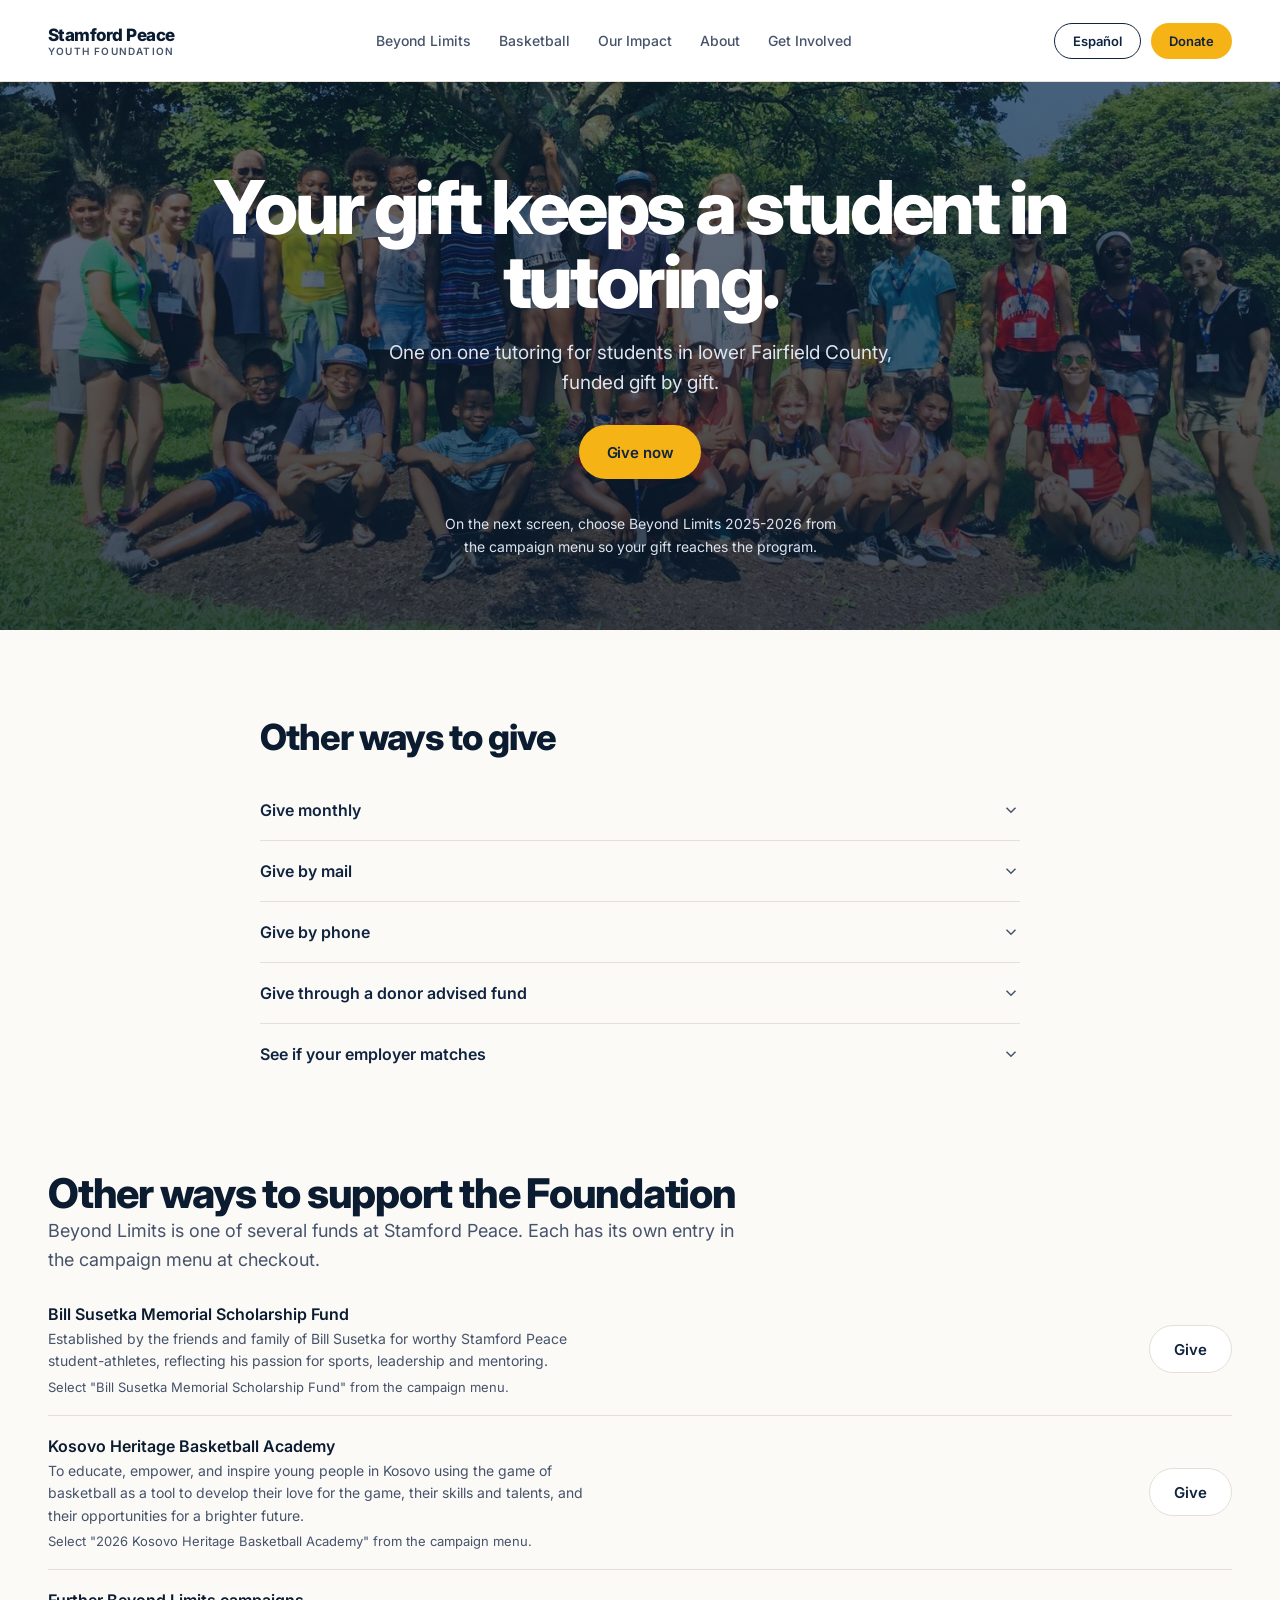
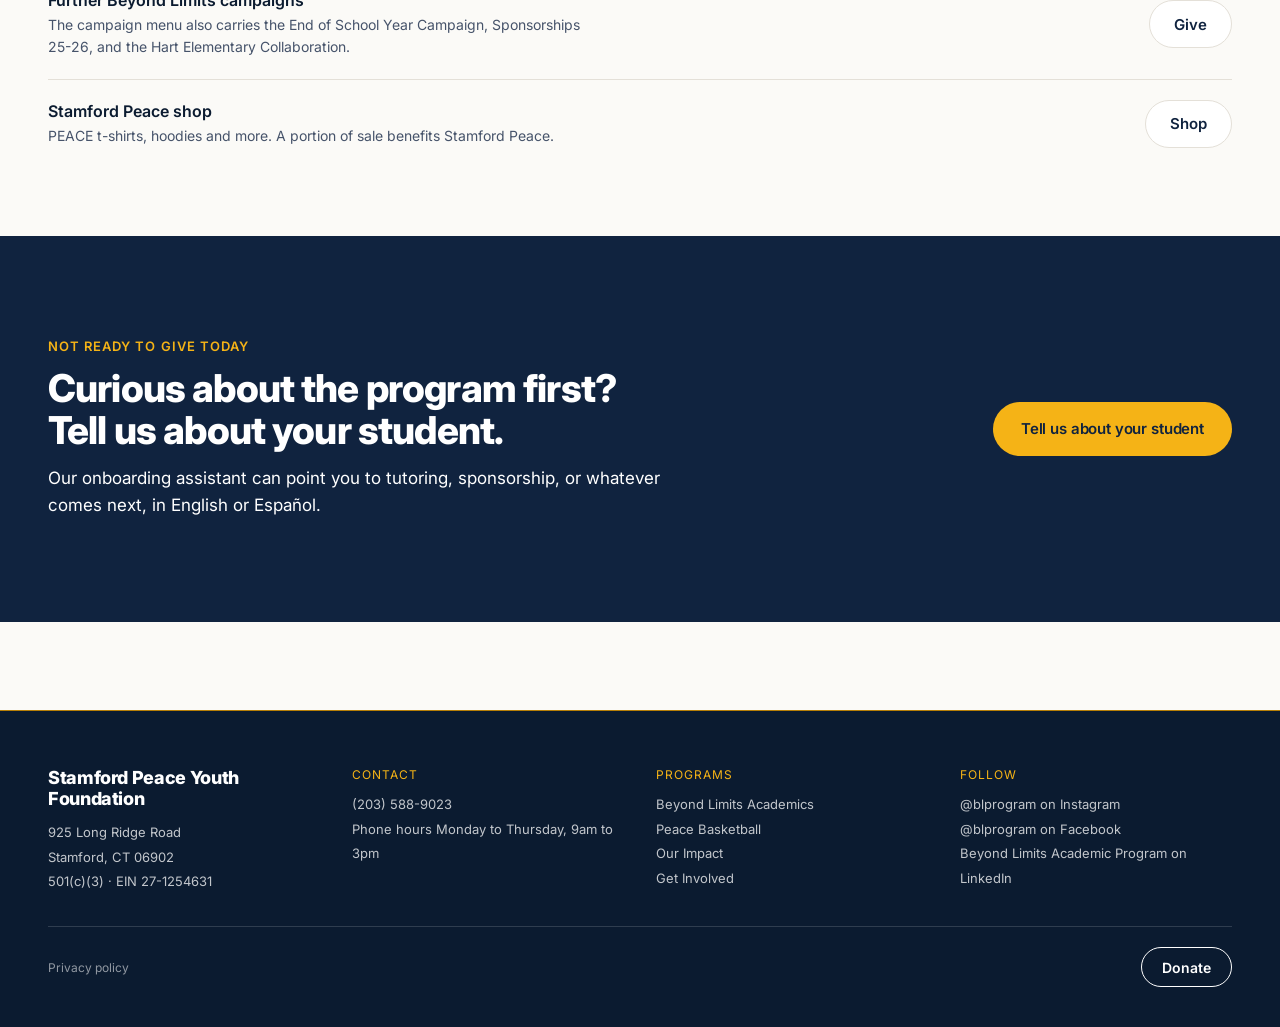
<file: donate.html>
<!doctype html>
<html lang="en">
<head>
<meta charset="utf-8">
<meta name="robots" content="noindex, nofollow">
<meta name="viewport" content="width=device-width, initial-scale=1">
<title>Give to Beyond Limits &middot; Stamford Peace Youth Foundation</title>
<style>
:root{--navy:#10233F;--ink:#0B1B30;--gold:#F5B316;--gold-deep:#B77F07;--gold-wash:#FDF3DA;--warm:#FBFAF7;--white:#FFFFFF;--slate:#46536A;--line:#E4E0D8;--sky:#E8EEF6;--sans:Inter,system-ui,sans-serif;--pad:48px;--maxw:1280px}
*{box-sizing:border-box}
html{scroll-behavior:smooth}
body{margin:0;background:var(--warm);color:var(--slate);font-family:var(--sans);font-size:16px;-webkit-font-smoothing:antialiased}
a{color:var(--navy);text-decoration:none}a:hover{color:var(--gold-deep)}
img,svg{display:block}
button{font:inherit;color:inherit;background:none;border:0;padding:0;cursor:pointer}
input{font:inherit}
:focus-visible{outline:2px solid var(--gold-deep);outline-offset:2px;border-radius:4px}
.wrap{max-width:var(--maxw);margin:0 auto;padding:0 var(--pad)}
h1,h2,h3,p{margin:0}

/* CANONICAL TYPE SCALE, copied verbatim from tokens */
.d1{font-weight:800;color:var(--ink);font-size:clamp(42px,5.8vw,88px);line-height:1.0;letter-spacing:-0.045em}
.h2{font-weight:800;color:var(--ink);font-size:clamp(28px,3.2vw,48px);line-height:1.06;letter-spacing:-0.03em}
.h3{font-weight:700;color:var(--ink);font-size:24px;line-height:1.25;letter-spacing:-0.01em}
.h4{font-size:17px;font-weight:700;letter-spacing:-.01em;color:var(--ink)}
.body{font-size:18px;line-height:1.62;max-width:64ch;text-wrap:pretty}
.micro{font-size:13px;font-weight:600;letter-spacing:.08em;text-transform:uppercase;color:var(--gold-deep)}
.doorcard .h2{font-size:clamp(28px,3vw,40px)}

/* header, copied verbatim from pages-home */
.headstack{position:sticky;top:0;z-index:60;background:var(--white)}
.nav{display:flex;align-items:center;justify-content:space-between;gap:24px;height:82px;padding:0 var(--pad);border-bottom:1px solid var(--line);background:var(--white);transition:height .22s ease}
.headstack.compact .nav{height:62px}
.headstack.compact .brandsub{opacity:0}
.brand{display:flex;align-items:center;gap:12px}
.brandname{font-size:17px;font-weight:800;letter-spacing:-0.03em;color:var(--ink);line-height:1.1}
.brandsub{font-size:10px;font-weight:600;letter-spacing:.12em;text-transform:uppercase;color:var(--slate);transition:opacity .18s ease}
.navlinks{display:flex;align-items:center;gap:28px;font-size:14px;font-weight:500}
.navright{display:flex;align-items:center;gap:10px}
.pill{display:inline-flex;align-items:center;justify-content:center;height:36px;padding:0 18px;border-radius:999px;font-size:13px;font-weight:600;white-space:nowrap;transition:background-color .16s ease,color .16s ease,border-color .16s ease}
.pill-gold{background:var(--gold);color:var(--navy)}
.pill-gold:hover{background:var(--gold-deep);color:var(--navy)}
.pill-outline{border:1.5px solid var(--navy);color:var(--navy)}
.pill-outline:hover{background:var(--navy);color:var(--white)}
.navlink{position:relative;padding:6px 0;color:var(--slate);white-space:nowrap}
.navlink::after{content:"";position:absolute;left:0;right:0;bottom:0;height:2px;background:var(--gold);transform:scaleX(0);transform-origin:left;transition:transform .18s ease}
.navlink:hover::after,.navlink[aria-current="page"]::after{transform:scaleX(1)}
.navlink[aria-current="page"]{color:var(--navy);font-weight:600}
.burger{display:none;width:44px;height:44px;align-items:center;justify-content:center}
.drawer{display:none}

/* buttons, copied verbatim from pages-home */
.btn{display:inline-flex;align-items:center;justify-content:center;gap:8px;height:48px;padding:0 24px;border-radius:999px;font-size:15px;font-weight:600;white-space:nowrap;transition:background-color .16s ease,color .16s ease,border-color .16s ease,transform .16s ease}
.btn:active{transform:translateY(1px)}
.btn-primary{background:var(--gold);color:var(--navy)}
.btn-primary:hover{background:var(--gold-deep);color:var(--navy)}
.btn-ghost{border:1.5px solid var(--white);color:var(--white)}
.btn-ghost:hover{background:var(--white);color:var(--navy)}
.btn-outline{border:1.5px solid var(--line);background:var(--white);color:var(--navy)}
.btn-outline:hover{border-color:var(--gold-deep);color:var(--gold-deep)}
.btn-lg{height:54px;padding:0 28px;letter-spacing:-0.01em}
.btn-xs{height:40px;padding:0 20px;font-size:14px}

/* chip, copied verbatim from chips.html */
.chip{display:inline-flex;align-items:center;gap:6px;background:var(--gold-wash);border:1px solid var(--gold-deep);color:var(--gold-deep);font-size:12px;font-weight:600;padding:3px 12px;border-radius:99px;width:fit-content}

/* doorway card, copied verbatim from doorway-card.html */
.nightband{background:var(--navy);color:var(--white);margin-bottom:88px}
.nightband-in{width:100%;max-width:var(--maxw);margin:0 auto;padding:clamp(64px,8vw,104px) var(--pad)}
.doorcard{display:grid;grid-template-columns:minmax(0,1fr) auto;gap:56px;align-items:center}
.doorcard .h2{color:var(--white);letter-spacing:-.022em;line-height:1.08;max-width:24ch}
.micro-gold{color:var(--gold)}
.doorsub{font-size:17px;line-height:1.6;color:var(--white);max-width:56ch;text-wrap:pretty}
.doorside{display:flex;flex-direction:column;align-items:flex-start;gap:12px}

/* footer, copied verbatim from pages-home */
.foot{background:var(--ink);border-top:1px solid var(--gold-deep);padding:56px 0 40px}
.foot-grid{display:grid;grid-template-columns:repeat(4,minmax(0,1fr));gap:32px}
.foot-col{display:flex;flex-direction:column;gap:10px}
.foot-h{font-size:12px;letter-spacing:.08em;text-transform:uppercase;color:var(--gold)}
.foot-t{font-size:18px;font-weight:800;letter-spacing:-0.02em;color:var(--white);line-height:1.2}
.foot-b{font-size:13px;line-height:1.9;color:var(--white);opacity:.75}
.foot-b a{color:var(--white)}.foot-b a:hover{color:var(--gold)}
.foot-bot{display:flex;justify-content:space-between;align-items:center;gap:20px;border-top:1px solid rgba(255,255,255,.15);padding-top:20px;margin-top:32px}
.foot-legal{font-size:12px;color:var(--white);opacity:.55}
.foot-legal a{color:var(--white)}

/* page sections */
.section{padding:0 var(--pad) 88px}
.sup{font-size:19px;line-height:1.55;color:var(--slate);max-width:44ch}
.give-note{font-size:14px;line-height:1.6;color:#DCE4EF;max-width:46ch;margin-top:14px}
.give-hero{max-width:var(--maxw);margin:0 auto;padding:88px var(--pad) 72px;display:flex;flex-direction:column;align-items:center;gap:20px;text-align:center}

/* the giving card, functional panel: 1px border, 16px radius */

/* other ways to give, accordion */
.accordion{padding:0}
.acc-row{border-bottom:1px solid var(--line)}
.acc-row:last-child{border-bottom:0}
.acc-trigger{width:100%;display:flex;align-items:center;justify-content:space-between;padding:20px 0;text-align:left}
.acc-label{font-size:16px;font-weight:600;color:var(--navy)}
.chev{stroke:var(--slate);transition:transform .18s ease}
.acc-trigger[aria-expanded="true"] .chev{stroke:var(--gold-deep);transform:rotate(180deg)}
.acc-body{padding:0 0 22px;font-size:14px;line-height:1.7;color:var(--slate)}
.acc-body[hidden]{display:none}

.trust-strip{max-width:760px;margin:0 auto;text-align:center;font-size:13px;letter-spacing:.02em;color:var(--slate);border-top:1px solid var(--line);padding-top:24px}

/* CANONICAL RESPONSIVE RULES, copied verbatim from tokens */
@media (max-width:1100px){
  :root{--pad:32px}
  .navlinks{gap:20px;font-size:13.5px}
}
@media (max-width:900px){
  :root{--pad:20px}
  .burger{display:flex}
  .navlinks{display:none}
  .navright{display:none}
  .nav{height:60px}
  .headstack.compact .nav{height:56px}
  .drawer{display:block;overflow:hidden;height:0;background:var(--white);border-bottom:1px solid var(--line);transition:height .26s ease}
  .drawer-inner{display:flex;flex-direction:column;padding:8px var(--pad) 20px;gap:2px}
  .drawer-inner a{display:flex;align-items:center;min-height:48px;font-size:16px;font-weight:500;color:var(--navy);border-bottom:1px solid var(--line)}
  .drawer-inner a:hover{color:var(--gold-deep)}
  .drawer .btn{margin-top:16px}
  .brandsub{display:none}
  .doorcard{grid-template-columns:1fr;gap:24px}
  .nightband-in{padding:56px var(--pad)}
  .doorside{align-items:stretch}
  .doorside .btn{width:100%;height:52px}
  .foot-grid{grid-template-columns:1fr;gap:24px}
  .foot-bot{flex-direction:column;align-items:flex-start}
  .section{padding:0 var(--pad) 44px}
}
@media (prefers-reduced-motion:reduce){*{transition-duration:.01ms!important;animation-duration:.01ms!important}html{scroll-behavior:auto}}

/* page-specific responsive additions, same two breakpoints, no third tier */
@media (max-width:900px){
  .give-hero{padding:44px var(--pad) 36px}
    .accordion{padding:0}
  .doorcard,.doorside{min-width:0}
  .doorside .btn{white-space:normal;text-align:center;min-width:0}
}
.fundcard{padding:0;margin-top:10px}
.fundrow{display:grid;grid-template-columns:minmax(0,1fr) auto;gap:24px;align-items:center;padding:20px 0;border-top:1px solid var(--line)}
.fundrow:first-child{border-top:0}
.fundrow:last-child{padding-bottom:0}
.fund-name{font-size:16px;font-weight:600;color:var(--ink)}
.fund-note{font-size:14px;line-height:1.6;color:var(--slate);margin-top:4px;max-width:62ch}
.fund-pick{font-size:13px;color:var(--slate);margin-top:6px}
@media (max-width:900px){.fundcard{padding:24px}.fundrow{grid-template-columns:minmax(0,1fr);gap:14px;align-items:start}}
/* PATTERNS:START -- generated from patterns.css, do not edit here */
/* Self-hosted rather than loaded from Google: no third-party request, nothing
   about a family's visit leaves this domain, and the page cannot fall back to
   Georgia on a network that blocks the CDN.

   WOFF2, subset to the characters this site actually renders. The pair arrived
   as raw variable TTF at 2,037KB, which is a poor trade for families opening
   this on a phone. Subsetting to Basic Latin, Latin-1 Supplement, Latin
   Extended-A, General Punctuation, arrows and currency takes it to 337KB, and
   both variable axes survive, so every weight from 400 to 800 still resolves
   from the one file.

   The ranges are deliberately wider than today's text. Latin-1 covers Spanish
   accents, because Spanish versions of the parent-facing pages are an open
   question with Andy. The arrow range is not optional: impact.html renders a
   &rarr; and without it that character ships as tofu.

   To regenerate after a copy change that introduces a new character, subset
   from the TTF originals with fontTools rather than editing these files. */
@font-face{font-family:Inter;src:url('fonts/Inter-variable.woff2') format('woff2');font-style:normal;font-weight:100 900;font-display:swap}
@font-face{font-family:'Source Serif 4';src:url('fonts/SourceSerif4-variable.woff2') format('woff2');font-style:normal;font-weight:200 900;font-display:swap}

/* ============================================================================
   Photograph patterns. Single source of truth.

   The nine pages each carry their own <style> block and none of them match, so
   these rules are NOT copied by hand into nine files. build-site.py inlines this
   file into every page at the PATTERNS marker and fails the build if a page is
   missing it. Edit here, run the build, and every page gets it.

   Inlined rather than <link>ed on purpose: this is a static GitHub Pages site and
   an extra blocking request for ~4KB is a worse trade than the duplication.

   EVERY CLASS IS PREFIXED p-. That is not decoration.
   The first version of this file used .ph and .mosaic, and both already existed:
   .ph is a 340px navy placeholder box on index and tutoring, .mosaic is the
   two-column layout on tutoring. Injecting them silently restyled both live
   sections. (.band collided only with a dead rule no markup uses, so that one
   was harmless.) The prefix is what stops a new pattern reaching into markup it
   was never meant to touch, so keep it.

   House rules these follow:
     - tokens only, no new colours
     - .wrap is max-width 1280 with 48px sides; .section adds 88px bottom
     - breakpoints are 1100 and 900, matching the pages
     - every image declares aspect-ratio so nothing reflows when it loads
   ============================================================================ */

/* Shared. Every photograph on the site goes through .p-img. -----------------

   No height here on purpose. Two kinds of pattern use this:
     - the IMAGE carries the shape (card, figure, pair, accent) via aspect-ratio
     - the WRAPPER carries the shape (band, split, mosaic) and the image fills it
   A blanket height:100% breaks the first kind: inside a flex card it resolves
   against the card and silently overrides aspect-ratio, which is exactly how the
   three cards in a grid ended up three different heights. So the wrapper-shaped
   patterns opt into height:100% themselves, below.

   height:auto is load-bearing, not a default. Every <img> carries width and
   height attributes so the browser reserves the right box before the file
   arrives, and those attributes are presentational hints: with no height in the
   CSS they apply literally, so a 600x600 file in a 240px column rendered 240
   wide by 600 tall and aspect-ratio was ignored, because aspect-ratio only
   applies when height is auto. */
.p-img{display:block;width:100%;height:auto;object-fit:cover;background:var(--sky);border-radius:0}
.p-img-flat{border-radius:0}
.p-fig{margin:0}
.p-cap{margin-top:10px;font-size:13.5px;line-height:1.5;color:var(--slate);max-width:58ch}

/* 1. Full-bleed band -------------------------------------------------------
   Escapes .wrap entirely, so it is a top-level <section class="p-band">, never
   a child of .wrap.section. Text sits on a scrim, not on the bare photograph:
   a photo's own contrast is not something we control. */
.p-band{position:relative;margin:0 0 88px;min-height:clamp(320px,42vw,520px);display:grid;isolation:isolate}
.p-band>.p-img{position:absolute;inset:0;height:100%;border-radius:0;z-index:0}
.p-band::after{content:"";position:absolute;inset:0;z-index:1;background:linear-gradient(100deg,rgba(11,27,48,.86) 0%,rgba(11,27,48,.66) 46%,rgba(11,27,48,.28) 100%)}
.p-band-in{position:relative;z-index:2;align-self:center;width:100%;max-width:var(--maxw);margin:0 auto;padding:64px var(--pad);display:flex;flex-direction:column;gap:18px;align-items:flex-start}
.p-band-in>*{max-width:44ch}
.p-band .h2,.p-band .d1{color:var(--white)}
.p-band .body,.p-band .sup{color:#DCE4EF}
.p-band .micro{color:var(--gold)}
/* A centred band needs a symmetric scrim: the default gradient is built for
   text sitting on the left, so it leaves the right end of a centred headline on
   the lightest part of the photograph. */
.p-band-center::after{background:linear-gradient(180deg,rgba(11,27,48,.60) 0%,rgba(11,27,48,.78) 100%)}
/* A band carrying only an eyebrow and a heading collapses to about 199px on a
   phone, because min-height goes to 0 below 900. A 2.5:1 group photograph in a
   390x199 box is a strip of torsos. These bands drop the picture and keep the
   colour; Donate's band is taller and keeps its photograph. */
@media (max-width:900px){
  .p-band.p-band-tight>.p-img{display:none}
  .p-band.p-band-tight::after{background:var(--navy)}
  .p-band-tight .p-band-in{padding-top:44px;padding-bottom:44px}
}

/* 2. Photo beside copy -----------------------------------------------------
   Copy leads. .p-split-flip puts the photograph first on wide screens and
   leaves source order alone, so a screen reader still hears the heading first. */
.p-split{display:grid;grid-template-columns:1fr 1fr;gap:clamp(28px,4vw,64px);align-items:center}
.p-split-media{aspect-ratio:4/3;margin:0}
.p-split-media .p-img{height:100%}
.p-split-flip .p-split-media{order:-1}
.p-split-copy{display:flex;flex-direction:column;gap:16px;align-items:flex-start}

/* 3. Inline figure ---------------------------------------------------------
   Sits inside a reading column and is deliberately narrower than the text it
   interrupts, so the eye keeps its place. */
.p-figure{margin:26px 0 0;max-width:520px}
.p-figure .p-img{aspect-ratio:5/4}

/* 4. Portrait pair ---------------------------------------------------------
   Two people, named. The name is part of the pattern because an unnamed
   portrait on an About page is worse than no portrait. */
.p-pair{display:grid;grid-template-columns:repeat(2,minmax(0,1fr));gap:clamp(20px,3vw,40px);max-width:760px}
.p-pair figure{margin:0}
.p-pair .p-img{aspect-ratio:4/5}
.p-pair-name{margin-top:12px;font-size:17px;font-weight:700;letter-spacing:-.01em;color:var(--ink)}
.p-pair-role{margin-top:2px;font-size:14px;color:var(--slate)}

/* 5. Card grid -------------------------------------------------------------
   Two, three or four across. Set --n to the count; it collapses on its own. */
.p-grid{display:grid;grid-template-columns:repeat(var(--n,3),minmax(0,1fr));gap:clamp(18px,2.4vw,28px)}
.p-card{display:flex;flex-direction:column;background:var(--white);border:1px solid var(--line);border-radius:16px;overflow:hidden}
.p-card .p-img{aspect-ratio:3/2;border-radius:0}
.p-card-b{padding:18px 20px 22px;display:flex;flex-direction:column;gap:7px;flex:1}
.p-card-t{font-size:17px;font-weight:700;letter-spacing:-.01em;color:var(--ink)}

/* 6. Mosaic ----------------------------------------------------------------
   One room, three ways. Used exactly once on the site, on the tutoring centre.
   Give the biggest slot the strongest photograph: the large cell is the one
   people read, so a weak image there inverts the whole point of the pattern. */
.p-mosaic{display:grid;grid-template-columns:1.55fr 1fr;grid-template-rows:repeat(2,1fr);gap:14px;aspect-ratio:16/9}
.p-mosaic>*{margin:0}
.p-mosaic>*:first-child{grid-row:span 2}
.p-mosaic .p-img{height:100%}

/* 7. Quiet accent ----------------------------------------------------------
   The smallest pattern. For sections whose content is the words, where a
   photograph is a breath rather than evidence. */
.p-accent{display:flex;gap:clamp(20px,3vw,36px);align-items:flex-start}
.p-accent-media{flex:0 0 clamp(160px,20vw,240px);margin:0}
.p-accent-media .p-img{aspect-ratio:1}
.p-accent-copy{flex:1;min-width:0;display:flex;flex-direction:column;gap:14px;align-items:flex-start}

/* 8. Aside -----------------------------------------------------------------
   Content leads on the left, a figure sits beside it on the right. Born on
   tutoring.html "How to enroll", where a figure in the reading column left an
   empty half page next to it: this puts the photograph in that space and made
   the section 30% shorter. Anything full width inside it takes .p-aside-wide. */
.p-aside{display:grid;grid-template-columns:1.15fr .85fr;gap:clamp(28px,4vw,56px);align-items:start}
.p-aside-wide{grid-column:1/-1}
.p-figure-flush{margin-top:0}

/* 9. Numbered grid ---------------------------------------------------------
   For a list of principles that arrived as one paragraph with inline numbers.
   Same words, one entry point per item instead of one for the whole block. */
.p-numgrid{display:grid;grid-template-columns:repeat(3,minmax(0,1fr));gap:clamp(16px,2vw,22px)}
.p-num{border-top:1px solid var(--line);
padding:20px 22px 22px;display:flex;flex-direction:column;gap:6px}
.p-num-n{font-size:13px;font-weight:700;color:var(--gold-deep);letter-spacing:.04em;
font-variant-numeric:tabular-nums}
.p-num-t{font-size:17px;font-weight:700;letter-spacing:-.01em;color:var(--ink)}

/* 10. Field list -----------------------------------------------------------
   For a set of things a reader needs to COMPARE. Three leagues were described
   in three prose paragraphs covering the same six attributes in a different
   order each time, so the fact that only one of them takes girls was invisible
   without reading all three to the end. Same labels, same order, every card. */
.fields{margin:2px 0 0;display:flex;flex-direction:column;gap:9px}
.fq dt{font-size:11px;font-weight:700;letter-spacing:.07em;text-transform:uppercase;color:var(--gold-deep)}
.fq dd{margin:2px 0 0;font-size:14.5px;line-height:1.5;color:var(--slate)}
/* The labels only compare if they line up across cards, so a heading that wraps
   to two lines must not push its own field list down past its neighbours'. */
h3:has(+ .fields){min-height:2.6em}
@media (max-width:900px){h3:has(+ .fields){min-height:0}}

/* 11. Quote grid -----------------------------------------------------------
   Four testimonies at 20px with 56px quote marks read as four essays. The fix
   was never fewer quotes: it was smaller ones. The number they all support
   leads the section rather than trailing it in a sentence nobody reaches. */
.qlead{display:flex;gap:22px;align-items:flex-start;background:var(--white);
border:1px solid var(--line);border-radius:16px;padding:22px 26px}
.qlead-num{font-size:44px;font-weight:800;letter-spacing:-.03em;color:var(--gold-deep);line-height:1}
.qlead-t{font-size:15px;font-weight:700;color:var(--ink);margin-bottom:4px}
.qlead .sm{max-width:62ch}
.qgrid{display:grid;grid-template-columns:repeat(2,minmax(0,1fr));gap:16px}
.qcompact{padding:22px 24px;gap:10px}
.qcompact .qtext{font-size:16.5px;line-height:1.5}
.qcompact .qmark{font-size:34px}

/* Text link ----------------------------------------------------------------
   .tlink is an existing site class, but only four of the nine pages define it
   and the four do not agree. impact.html and about.html use it and style it not
   at all, so their links rendered as plain inline text and the arrow wrapped to
   its own line. One definition here, last in the cascade, so all nine match.
   width:fit-content and white-space:nowrap are sponsorship's version, which is
   the only one that had already solved the wrapping arrow. */
.tlink{display:inline-flex;align-items:center;gap:8px;font-size:15px;font-weight:600;
color:var(--navy);white-space:nowrap;width:fit-content}
.tlink svg{transition:transform .18s ease}
.tlink:hover{color:var(--gold-deep)}
.tlink:hover svg{transform:translateX(4px)}
@media (prefers-reduced-motion:reduce){.tlink svg,.tlink:hover svg{transition:none;transform:none}}

/* 12. Growth arc -----------------------------------------------------------
   Two numbers and the distance between them. Built because "supporting
   initially five students... now working with 250+" was a subordinate clause
   on a page called Our Impact. */
.arc{display:flex;align-items:center;gap:clamp(20px,4vw,48px);padding:22px 0 0;
border-top:1px solid var(--line);flex-wrap:wrap}
.arc-yr{font-size:11px;font-weight:700;letter-spacing:.08em;text-transform:uppercase;color:var(--slate)}
.arc-n{font-size:52px;font-weight:800;letter-spacing:-.04em;line-height:1;color:var(--slate);margin-top:4px}
.arc-now{color:var(--gold-deep)}
.arc-to{font-size:30px;color:var(--line)}
.arc .sm{margin-top:6px;display:block}
.fields-wide .fq dd{max-width:66ch}
.whycard{padding:22px 0 0;border-top:1px solid var(--line)}

/* 13. Logo wall ------------------------------------------------------------
   A modifier on the site's existing .logorow, NOT a replacement, because the
   per-logo heights on index.html were already hand-tuned and an area-normalising
   formula independently agreed with them within a few pixels. Sizing was never
   the problem. Two things were: fourteen competing colour schemes, and a five
   column grid that left fourteen logos as 5 / 5 / 4 with an orphan gap.

   The filter is measured, not chosen by eye. grayscale plus opacity left a
   93-point spread between the palest logo and the darkest, because opacity
   cannot rescue a pale original. Darkening cuts that spread to 43. */
.p-logowall{grid-template-columns:repeat(auto-fit,minmax(140px,1fr));gap:18px 20px}
.p-logowall img{filter:grayscale(1) brightness(.45);transition:filter .18s ease;max-width:100%}
.p-logowall a:hover img,.p-logowall a:focus-visible img{filter:none}
@media (prefers-reduced-motion:reduce){.p-logowall img{transition:none}}

/* 14. Three-up mosaic ------------------------------------------------------
   A modifier on the site's .mosaic-grid, which is a 2x2. Three photographs in a
   four-cell grid leave an orphan, so the first spans both columns. */
.p-mosaic3{grid-template-rows:auto auto}
.p-mosaic3>*:first-child{grid-column:1/-1}
.p-mosaic3>*{min-height:0}

/* 15. Name chips -----------------------------------------------------------
   For a long list of peers where every entry carries equal weight. Built for
   the 26 colleges on basketball.html, which had been a five-column text grid
   with rules through it, plus a screenshot of a six-logo collage that named
   five colleges the list already had. Chips beat logos here: we hold logo files
   for three of the twenty-six, and featuring those three would claim they are
   special when the only thing special about them is that we have the files. */
.p-chips{list-style:none;display:flex;flex-wrap:wrap;gap:8px;margin:2px 0 0;padding:0}
.p-chips li{font-size:14px;line-height:1;color:var(--navy);background:var(--white);
border:1px solid var(--line);border-radius:999px;padding:9px 15px}

/* Logo strip ---------------------------------------------------------------
   Not one of the seven. Real logo files on a neutral ground. */
.p-logos{display:flex;flex-wrap:wrap;gap:clamp(20px,3vw,44px);align-items:center}
.p-logos img{height:clamp(38px,4.4vw,56px);width:auto;object-fit:contain;filter:grayscale(1);opacity:.72;transition:filter .18s ease,opacity .18s ease}
.p-logos img:hover{filter:grayscale(0);opacity:1}

/* 16. Dark Chorus ---------------------------------------------------------
   Selected tutoring direction. These are opt-in composition rules rather
   than global replacements: the system lives here, but only markup carrying
   a p-chorus-* class adopts it. Flat fields, rules and whitespace do the
   grouping so scholarship recipients and testimony never become card grids. */
.p-chorus-hero{grid-template-columns:minmax(0,1fr) minmax(360px,.82fr);gap:clamp(42px,6vw,78px);align-items:center}
.p-chorus-hero-copy{gap:28px}
.p-chorus-hero{padding-top:clamp(72px,9vw,132px);padding-bottom:clamp(72px,9vw,132px)}
.p-chorus-hero .d1{font-size:clamp(3.25rem,8vw,7rem);line-height:.92;letter-spacing:-.058em;text-wrap:balance}
.p-chorus-hero .sup{font-size:clamp(1.25rem,2vw,1.65rem);line-height:1.48}
.p-chorus-hero .btn,.p-chorus-hero .tlink{font-size:.875rem}
.p-chorus-hero-media{width:min(100%,560px);height:auto;justify-self:end;border-radius:0;overflow:visible;background:transparent}
.p-chorus-hero-media img{width:100%;height:auto;aspect-ratio:4/3;object-fit:cover;object-position:50% 35%;border-radius:0}

.p-chorus-sessions{padding:0;background:var(--sky)}
.p-chorus-sessions-inner{display:grid;grid-template-columns:minmax(300px,.8fr) minmax(0,1.2fr);gap:clamp(44px,7vw,112px);align-items:start;padding-top:clamp(48px,5vw,66px);padding-bottom:clamp(48px,5vw,66px)}
.p-chorus-heading{font-size:clamp(2.2rem,5vw,4.6rem);line-height:.98;letter-spacing:-.045em;text-wrap:balance}
.p-chorus-prose{font-size:clamp(.9375rem,1.4vw,1.05rem);line-height:1.68;max-width:65ch;text-wrap:pretty}

.p-chorus-scholarships{padding-top:clamp(88px,9vw,128px);padding-bottom:clamp(88px,9vw,128px)}
.p-chorus-scholarships-head{display:flex;flex-direction:column;gap:24px;max-width:940px}
.p-chorus-scholarship-list{display:flex;flex-direction:column;gap:clamp(84px,10vw,128px);margin-top:clamp(56px,7vw,96px)}
.p-chorus-scholarship{display:flex;flex-direction:column;gap:26px;min-width:0}
.p-chorus-subheading{font-size:clamp(1.25rem,2vw,1.65rem);font-weight:600;line-height:1.15;letter-spacing:-.022em;color:var(--ink);text-wrap:balance}
.p-chorus-scholarship-body{display:flex;flex-direction:column;gap:18px;font-size:clamp(.9375rem,1.4vw,1.05rem);line-height:1.68;max-width:65ch;text-wrap:pretty}
.p-chorus-recipient-line{font-weight:700;color:var(--ink)}
.p-chorus-recipient-set{display:grid;grid-template-columns:repeat(2,minmax(0,1fr));gap:24px;margin-top:12px;min-width:0}
/* At full phone width a 4:5 portrait is about 430px tall, so two of them fill a
   screen before any text. Cap them and keep the pair side by side. */
@media (max-width:900px){
  .p-chorus-recipient-set{gap:16px}
  .p-chorus-recipient>.p-img{aspect-ratio:1/1}
}
.p-chorus-recipient{min-width:0;max-width:420px;margin:0;background:transparent;border:0;border-radius:0;box-shadow:none}
.p-chorus-recipient>.p-img{width:100%;height:auto;aspect-ratio:4/5;object-fit:cover;background:transparent;border:0;border-radius:0;box-shadow:none}
.p-chorus-recipient figcaption{display:flex;flex-direction:column;gap:4px;margin-top:14px;background:transparent;border:0;box-shadow:none;font-size:.75rem}
.p-chorus-recipient figcaption strong{font-size:clamp(.9375rem,1.4vw,1.05rem);color:var(--ink)}
.p-chorus-recipient figcaption span,.p-chorus-testimony figcaption,.p-chorus-recipient-quote-credit{font-size:.75rem;line-height:1.5;letter-spacing:.075em;text-transform:uppercase;color:var(--slate)}
.p-chorus-recipient-quote{margin:18px 0 0;padding-left:18px;border-left:2px solid var(--gold);border-radius:0;font-family:var(--serif);font-size:clamp(.9375rem,1.4vw,1.05rem);line-height:1.62;color:var(--navy)}
.p-chorus-recipient-quote-credit{display:block;margin:9px 0 0 20px;font-style:normal}

.p-chorus-testimonials{padding:0;background:var(--navy);color:var(--white)}
.p-chorus-testimonials-inner{display:grid;grid-template-columns:minmax(280px,.75fr) minmax(0,1.25fr);gap:clamp(50px,7vw,108px);padding-top:clamp(82px,9vw,132px);padding-bottom:clamp(82px,9vw,132px)}
.p-chorus-testimonial-lead{display:flex;flex-direction:column;gap:40px}
.p-chorus-testimonials .p-chorus-heading,.p-chorus-testimonials .p-chorus-stat-copy strong,.p-chorus-testimonials .p-chorus-testimony blockquote{color:var(--white)}
.p-chorus-stat{display:flex;align-items:flex-start;gap:24px}
.p-chorus-stat-number{font-size:clamp(2.2rem,5vw,4.6rem);font-weight:800;line-height:.82;letter-spacing:-.05em;color:var(--gold)}
.p-chorus-stat-copy{font-size:clamp(.9375rem,1.4vw,1.05rem);line-height:1.68;max-width:60ch;color:var(--sky)}
.p-chorus-testimony-list{display:grid;grid-template-columns:repeat(2,minmax(0,1fr));gap:48px 30px}
.p-chorus-testimony{margin:0;padding-top:22px;border-top:1px solid var(--slate);border-radius:0;background:transparent;box-shadow:none}
.p-chorus-testimony blockquote{margin:0;font-family:var(--serif);font-size:clamp(1.25rem,2vw,1.65rem);line-height:1.48;text-wrap:pretty}
.p-chorus-testimony figcaption{margin-top:18px;color:var(--sky)}

/* Responsive ---------------------------------------------------------------
   1100 first, then 900, matching the pages' own breakpoints. */
@media (max-width:1100px){
  .p-grid{grid-template-columns:repeat(min(var(--n,3),2),minmax(0,1fr))}
  .p-accent-media{flex-basis:clamp(140px,22vw,200px)}
  .p-numgrid{grid-template-columns:repeat(2,minmax(0,1fr))}
}
@media (max-width:900px){
  .p-band{min-height:0;margin-bottom:64px}
  .p-band-in{padding:48px var(--pad)}
  .p-band::after{background:linear-gradient(180deg,rgba(11,27,48,.72) 0%,rgba(11,27,48,.84) 100%)}
  .p-split{grid-template-columns:1fr;gap:24px}
  .p-split-flip .p-split-media{order:0}
  .p-grid{grid-template-columns:1fr}
  .p-pair{grid-template-columns:1fr 1fr;gap:16px}
  .p-mosaic{grid-template-columns:1fr;grid-template-rows:none;aspect-ratio:auto}
  .p-mosaic>*:first-child{grid-row:auto}
  .p-mosaic .p-img{aspect-ratio:3/2}
  .p-accent{flex-direction:column;gap:18px}
  .p-accent-media{flex-basis:auto;width:min(100%,260px)}
  .p-figure{max-width:100%}
  .p-aside{grid-template-columns:1fr;gap:28px}
  .p-numgrid{grid-template-columns:1fr}
  .qgrid{grid-template-columns:1fr}
  .qlead{flex-direction:column;gap:10px}
  .p-chorus-hero{grid-template-columns:1fr;gap:24px;padding-top:64px;padding-bottom:64px}
  .p-chorus-hero-media{width:100%;max-width:100%;justify-self:stretch}
  .p-chorus-sessions-inner,.p-chorus-testimonials-inner,.p-chorus-testimony-list{grid-template-columns:1fr}
  .p-chorus-sessions-inner{gap:32px;padding-top:64px;padding-bottom:64px}
  .p-chorus-scholarships{padding-top:64px;padding-bottom:64px}
  .p-chorus-scholarship-list{gap:84px}
  .p-chorus-recipient-set{grid-template-columns:1fr}
  .p-chorus-testimonials-inner{gap:58px;padding-top:64px;padding-bottom:64px}
  .p-chorus-stat{flex-direction:column;gap:16px}
}

/* A photograph is decoration here, never information. Anyone who cannot see it
   still has the heading and the copy, so no pattern hides text behind an image. */
@media (prefers-reduced-motion:reduce){
  .p-logos img{transition:none}
}
/* PATTERNS:END */
</style>
</head>
<body>

<div class="headstack" id="headstack">
  <nav class="nav" aria-label="Main">
    <a class="brand" href="index.html" aria-label="Stamford Peace Youth Foundation, home">
      <span><span class="brandname">Stamford Peace</span><span class="brandsub" style="display:block">Youth Foundation</span></span>
    </a>
    <div class="navlinks">
      <a class="navlink" href="beyond-limits.html">Beyond Limits</a>
      <a class="navlink" href="basketball.html">Basketball</a>
      <a class="navlink" href="impact.html">Our Impact</a>
      <a class="navlink" href="about.html">About</a>
      <a class="navlink" href="start.html">Get Involved</a>
    </div>
    <div class="navright">
      <a class="pill pill-outline" href="#">Espa&ntilde;ol</a>
      <a class="pill pill-gold" href="#top" aria-current="page">Donate</a>
    </div>
    <button class="burger" id="burger" aria-expanded="false" aria-controls="drawer" aria-label="Open menu">
      <svg width="24" height="24" viewBox="0 0 24 24" fill="none" stroke="#10233F" stroke-width="2" aria-hidden="true"><path d="M4 7h16M4 12h16M4 17h16"/></svg>
    </button>
  </nav>
  <div class="drawer" id="drawer">
    <div class="drawer-inner">
      <a href="beyond-limits.html">Beyond Limits</a>
      <a href="basketball.html">Basketball</a>
      <a href="impact.html">Our Impact</a>
      <a href="about.html">About</a>
      <a href="start.html">Get Involved</a>
      <a href="#">Espa&ntilde;ol</a>
      <a class="btn btn-primary" href="#top">Donate</a>
    </div>
  </div>
</div>

<main id="top">

  <section class="p-band p-band-center">
    <img class="p-img" src="img/p85-summer-group-arboretum-band.jpg" width="1600" height="640" loading="lazy" decoding="async" alt="The summer group photographed together on the lawn at Bartlett Arboretum">
    <div class="give-hero" style="position:relative;z-index:2">
    <h1 class="d1" style="max-width:20ch">Your gift keeps a student in tutoring.</h1>
    <p class="sup">One on one tutoring for students in lower Fairfield County, funded gift by gift.</p>
    <a class="btn btn-primary btn-lg" href="https://peaceyouthct.kindful.com" target="_blank" rel="noopener" style="margin-top:8px">Give now</a>
    <p class="give-note">On the next screen, choose Beyond Limits 2025-2026 from the campaign menu so your gift reaches the program.</p>
    </div>
  </section>

    <section class="wrap section">
    <div style="max-width:760px;margin:0 auto;display:flex;flex-direction:column;gap:24px">
      <h2 class="h2" style="font-size:clamp(26px,3vw,36px)">Other ways to give</h2>

      <div class="accordion">
        <div class="acc-row">
          <button type="button" class="acc-trigger" aria-expanded="false" aria-controls="acc-body-0" id="acc-trigger-0">
            <span class="acc-label">Give monthly</span>
            <svg class="chev" width="18" height="18" viewBox="0 0 24 24" fill="none" stroke-width="2" aria-hidden="true"><path d="M6 9l6 6 6-6"/></svg>
          </button>
          <div class="acc-body" id="acc-body-0" role="region" aria-labelledby="acc-trigger-0" hidden>Choose Monthly above, then pick how often on the next screen. The next screen offers weekly, every other week, monthly, quarterly, twice yearly and yearly.</div>
        </div>
        <div class="acc-row">
          <button type="button" class="acc-trigger" aria-expanded="false" aria-controls="acc-body-1" id="acc-trigger-1">
            <span class="acc-label">Give by mail</span>
            <svg class="chev" width="18" height="18" viewBox="0 0 24 24" fill="none" stroke-width="2" aria-hidden="true"><path d="M6 9l6 6 6-6"/></svg>
          </button>
          <div class="acc-body" id="acc-body-1" role="region" aria-labelledby="acc-trigger-1" hidden>Make your check payable to Stamford Peace Youth Foundation and mail it to Stamford Peace Youth Foundation, Attn: Donations, 925 Long Ridge Road, Stamford, CT 06902.</div>
        </div>
        <div class="acc-row">
          <button type="button" class="acc-trigger" aria-expanded="false" aria-controls="acc-body-2" id="acc-trigger-2">
            <span class="acc-label">Give by phone</span>
            <svg class="chev" width="18" height="18" viewBox="0 0 24 24" fill="none" stroke-width="2" aria-hidden="true"><path d="M6 9l6 6 6-6"/></svg>
          </button>
          <div class="acc-body" id="acc-body-2" role="region" aria-labelledby="acc-trigger-2" hidden>Call <a href="tel:+12035889020">(203) 588-9020</a>, Monday through Thursday, 9am to 3pm, to give by phone.</div>
        </div>
        <div class="acc-row">
          <button type="button" class="acc-trigger" aria-expanded="false" aria-controls="acc-body-3" id="acc-trigger-3">
            <span class="acc-label">Give through a donor advised fund</span>
            <svg class="chev" width="18" height="18" viewBox="0 0 24 24" fill="none" stroke-width="2" aria-hidden="true"><path d="M6 9l6 6 6-6"/></svg>
          </button>
          <div class="acc-body" id="acc-body-3" role="region" aria-labelledby="acc-trigger-3" hidden>Recommend a grant to Stamford Peace Youth Foundation, Inc., EIN 27-1254631. No tax receipt is issued for a gift through a donor advised fund: the deduction already happened when the fund itself was contributed to. We send an acknowledgement letter instead.</div>
        </div>
        <div class="acc-row">
          <button type="button" class="acc-trigger" aria-expanded="false" aria-controls="acc-body-4" id="acc-trigger-4">
            <span class="acc-label">See if your employer matches</span>
            <svg class="chev" width="18" height="18" viewBox="0 0 24 24" fill="none" stroke-width="2" aria-hidden="true"><path d="M6 9l6 6 6-6"/></svg>
          </button>
          <div class="acc-body" id="acc-body-4" role="region" aria-labelledby="acc-trigger-4" hidden>Many employers match charitable gifts, which can double what yours does. Check whether your employer runs a matching gift program, then follow their process. <a href="https://www.charitynavigator.org" target="_blank" rel="noopener">See if your employer matches</a>.</div>
        </div>
      </div>
    </div>
  </section>

  <section class="wrap section" id="other-funds">
    <div class="stack" style="gap:22px">
      <h2 class="h2">Other ways to support the Foundation</h2>
      <p class="body">Beyond Limits is one of several funds at Stamford Peace. Each has its own entry in the campaign menu at checkout.</p>
      <div class="fundcard">
          <div class="fundrow">
            <div>
              <p class="fund-name">Bill Susetka Memorial Scholarship Fund</p>
              <p class="fund-note">Established by the friends and family of Bill Susetka for worthy Stamford Peace student-athletes, reflecting his passion for sports, leadership and mentoring.</p>
              <p class="fund-pick">Select "Bill Susetka Memorial Scholarship Fund" from the campaign menu.</p>
            </div>
            <a class="btn btn-outline" href="https://peaceyouthct.kindful.com/">Give</a>
          </div>
          <div class="fundrow">
            <div>
              <p class="fund-name">Kosovo Heritage Basketball Academy</p>
              <p class="fund-note">To educate, empower, and inspire young people in Kosovo using the game of basketball as a tool to develop their love for the game, their skills and talents, and their opportunities for a brighter future.</p>
              <p class="fund-pick">Select "2026 Kosovo Heritage Basketball Academy" from the campaign menu.</p>
            </div>
            <a class="btn btn-outline" href="https://peaceyouthct.kindful.com/">Give</a>
          </div>
          <div class="fundrow">
            <div>
              <p class="fund-name">Further Beyond Limits campaigns</p>
              <p class="fund-note">The campaign menu also carries the End of School Year Campaign, Sponsorships 25-26, and the Hart Elementary Collaboration.</p>
            </div>
            <a class="btn btn-outline" href="https://peaceyouthct.kindful.com/">Give</a>
          </div>
          <div class="fundrow">
            <div>
              <p class="fund-name">Stamford Peace shop</p>
              <p class="fund-note">PEACE t-shirts, hoodies and more. A portion of sale benefits Stamford Peace.</p>
            </div>
            <a class="btn btn-outline" href="https://teamlocker.squadlocker.com/#/lockers/stamford-peace" target="_blank" rel="noopener">Shop</a>
          </div>
      </div>
    </div>
  </section>

  

  <section class="nightband">
    <div class="nightband-in doorcard">
      <div style="display:flex;flex-direction:column;gap:14px">
        <span class="micro micro-gold">Not ready to give today</span>
        <h2 class="h2">Curious about the program first? Tell us about your student.</h2>
        <p class="doorsub">Our onboarding assistant can point you to tutoring, sponsorship, or whatever comes next, in English or Espa&ntilde;ol.</p>
      </div>
      <div class="doorside">
        <a class="btn btn-primary btn-lg" href="https://vastlyresilient.github.io/beyond-limits-enrollment/">Tell us about your student</a>
      </div>
    </div>
  </section>

</main>

<footer class="foot">
  <div class="wrap">
    <div class="foot-grid">
      <div class="foot-col">
        <p class="foot-t">Stamford Peace Youth Foundation</p>
        <p class="foot-b">925 Long Ridge Road<br>Stamford, CT 06902<br>501(c)(3) &middot; EIN 27-1254631</p>
      </div>
      <div class="foot-col">
        <p class="foot-h">Contact</p>
        <p class="foot-b"><a href="tel:+12035889023">(203) 588-9023</a><br>Phone hours Monday to Thursday, 9am to 3pm</p>
      </div>
      <div class="foot-col">
        <p class="foot-h">Programs</p>
        <p class="foot-b"><a href="beyond-limits.html">Beyond Limits Academics</a><br><a href="basketball.html">Peace Basketball</a><br><a href="impact.html">Our Impact</a><br><a href="start.html">Get Involved</a></p>
      </div>
      <div class="foot-col">
        <p class="foot-h">Follow</p>
        <p class="foot-b">@blprogram on Instagram<br>@blprogram on Facebook<br>Beyond Limits Academic Program on LinkedIn</p>
      </div>
    </div>
    <div class="foot-bot">
      <p class="foot-legal"><a href="#">Privacy policy</a></p>
      <a class="btn btn-ghost btn-xs" href="https://peaceyouthct.kindful.com" target="_blank" rel="noopener">Donate</a>
    </div>
  </div>
</footer>

<script>
(function(){
/* sticky compress, copied pattern from pages-home */
var head=document.getElementById('headstack');
function onScroll(){head.classList.toggle('compact',window.scrollY>48)}
onScroll();window.addEventListener('scroll',onScroll,{passive:true});

/* mobile drawer, copied pattern from pages-home */
var burger=document.getElementById('burger'),drawer=document.getElementById('drawer');
function setDrawer(open){burger.setAttribute('aria-expanded',open?'true':'false');burger.setAttribute('aria-label',open?'Close menu':'Open menu');drawer.style.height=open?drawer.firstElementChild.offsetHeight+'px':'0px'}
burger.addEventListener('click',function(){setDrawer(burger.getAttribute('aria-expanded')!=='true')});
drawer.addEventListener('click',function(e){if(e.target.tagName==='A')setDrawer(false)});
window.addEventListener('resize',function(){if(window.innerWidth>900)setDrawer(false);else if(burger.getAttribute('aria-expanded')==='true')setDrawer(true)});

/* accordion, single row open at a time, keyboard accessible via native button */
var triggers=document.querySelectorAll('.acc-trigger');
triggers.forEach(function(t){
  t.addEventListener('click',function(){
    var expanded=t.getAttribute('aria-expanded')==='true';
    triggers.forEach(function(o){
      o.setAttribute('aria-expanded','false');
      document.getElementById(o.getAttribute('aria-controls')).hidden=true;
    });
    if(!expanded){
      t.setAttribute('aria-expanded','true');
      document.getElementById(t.getAttribute('aria-controls')).hidden=false;
    }
  });
});
})();
</script>
</body>
</html>
</file>
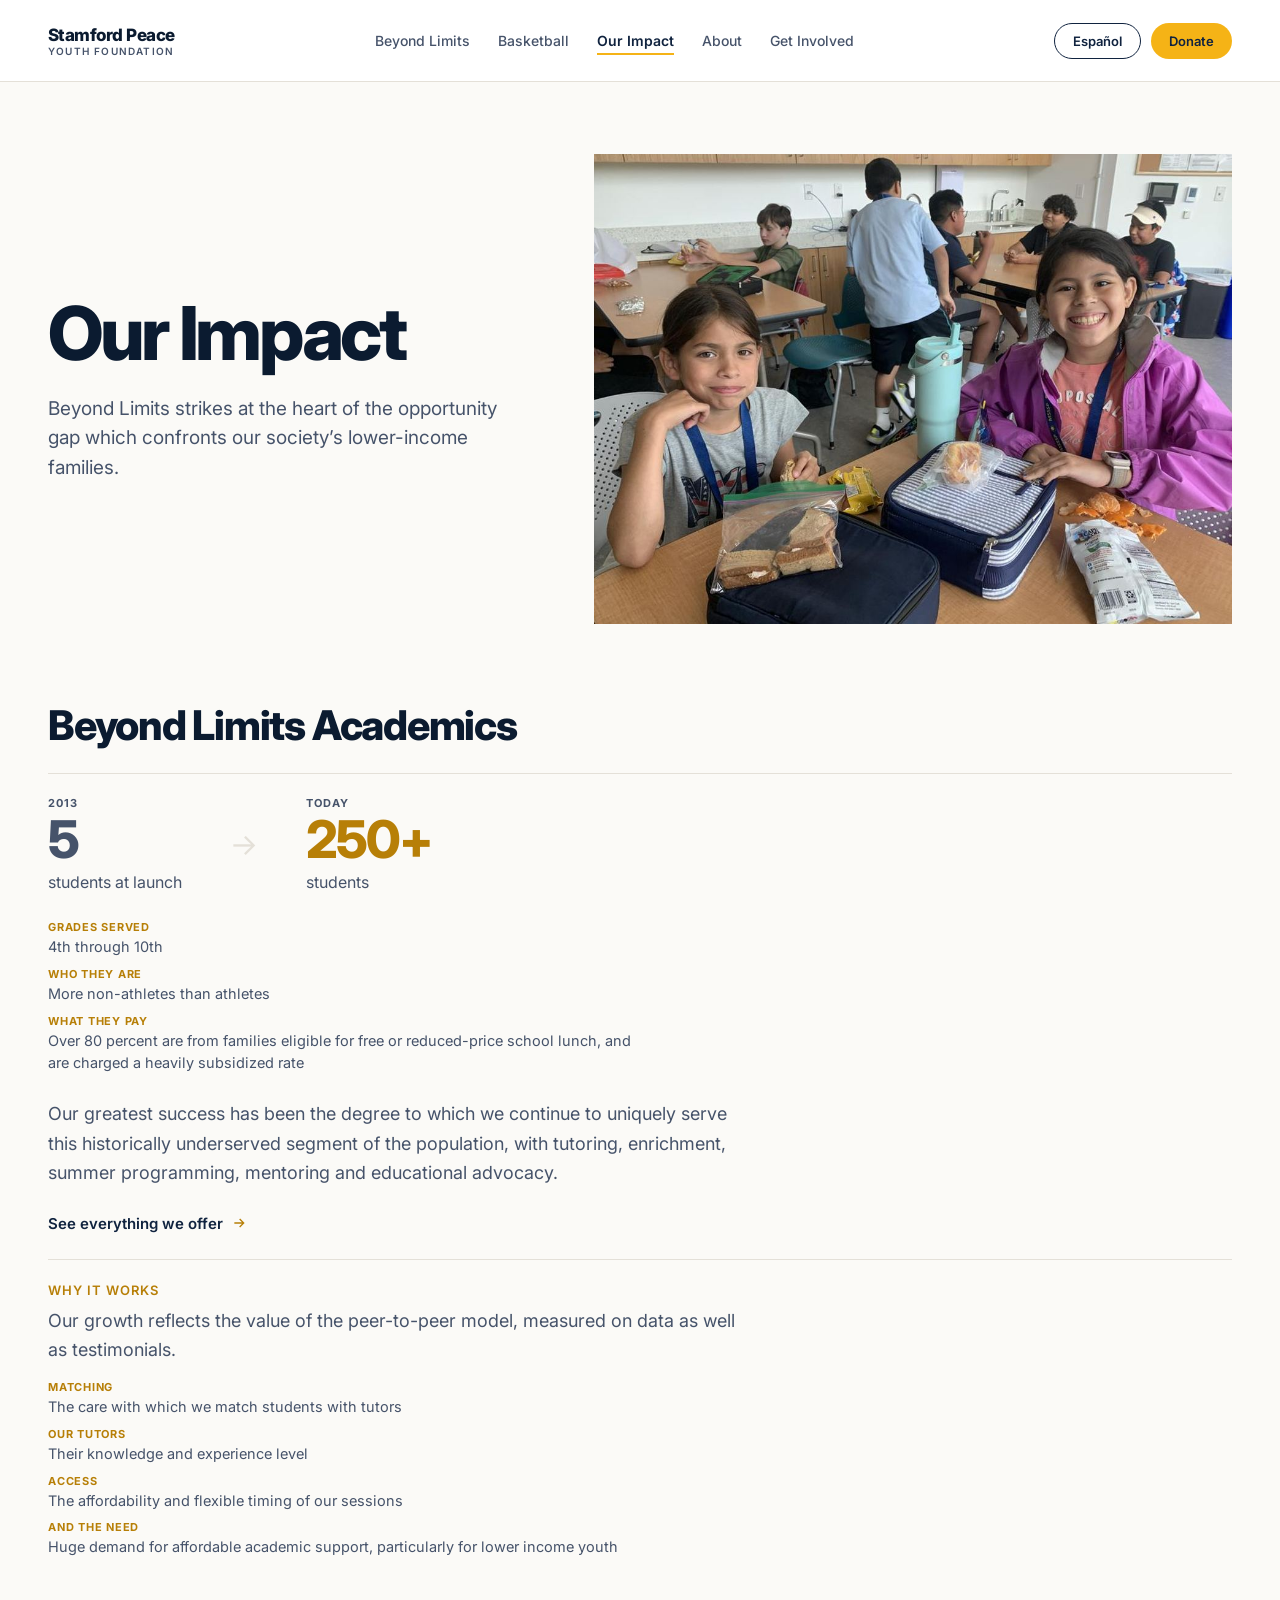
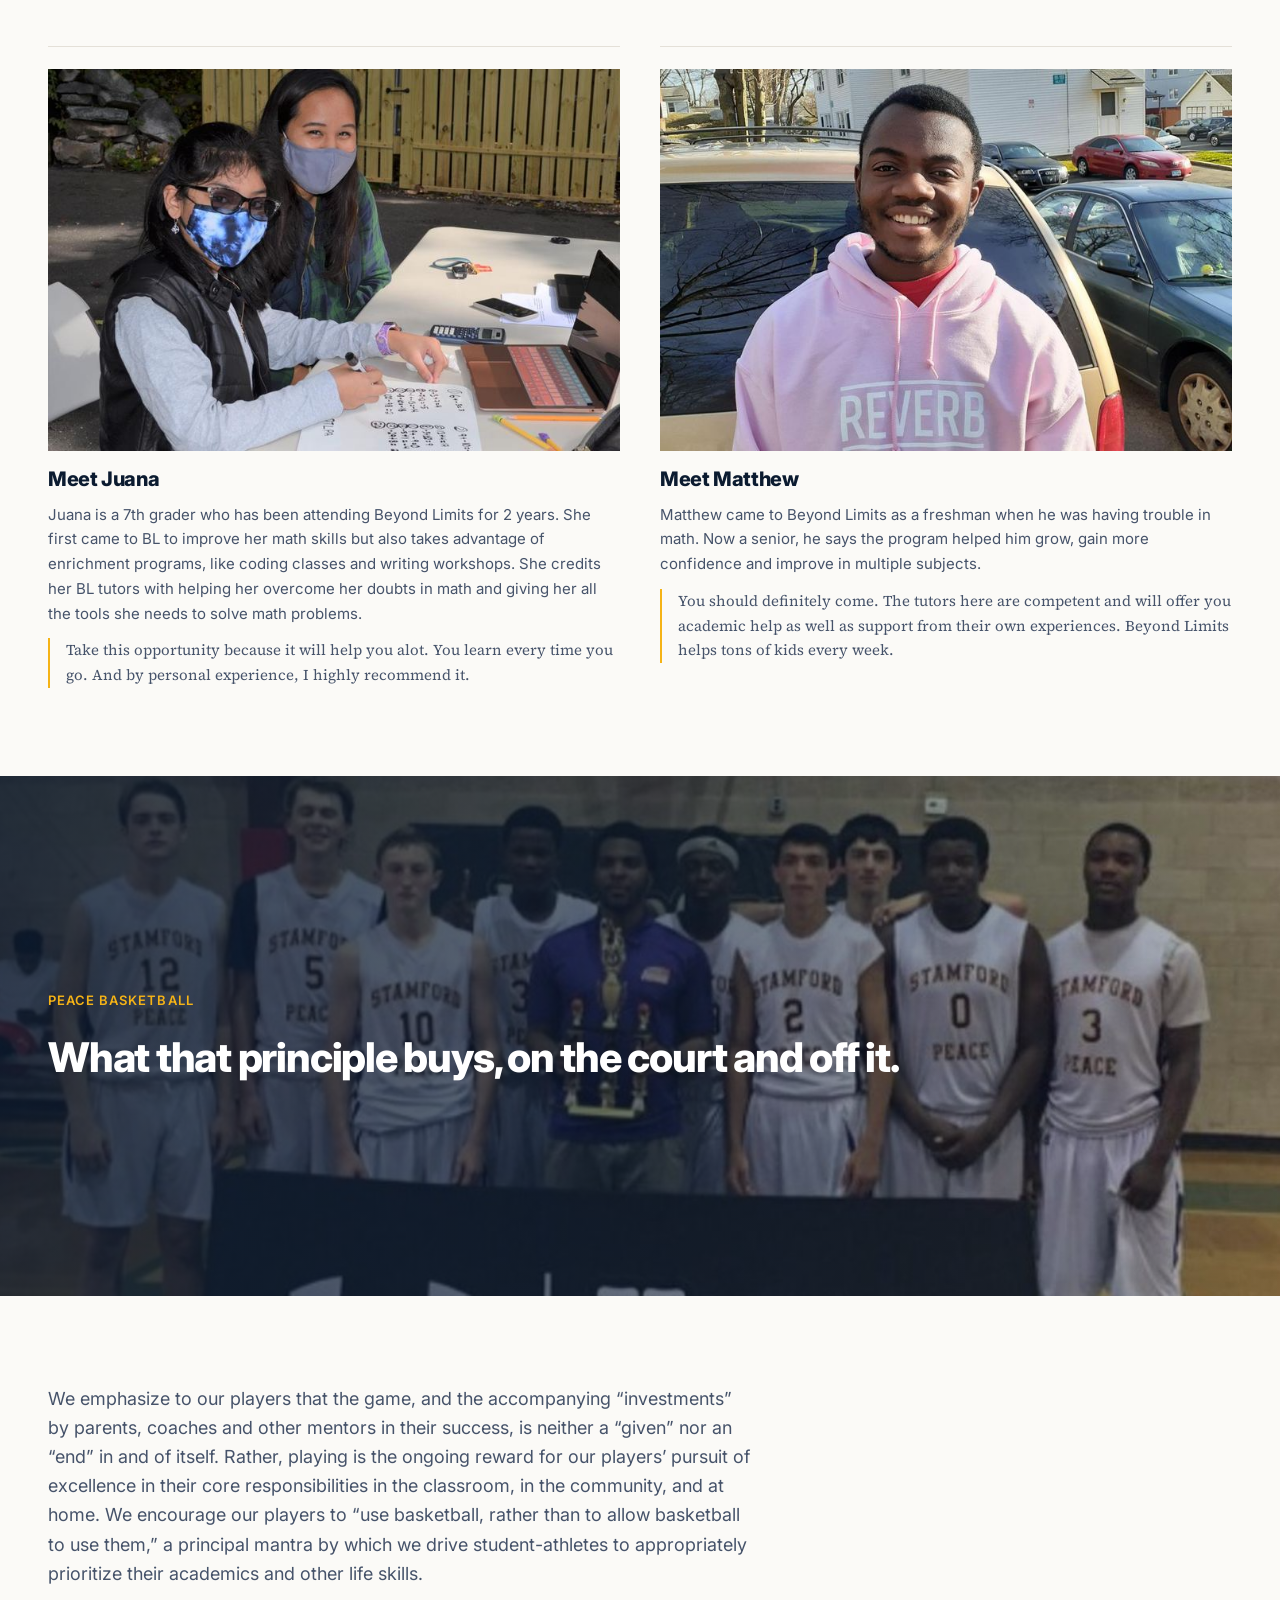
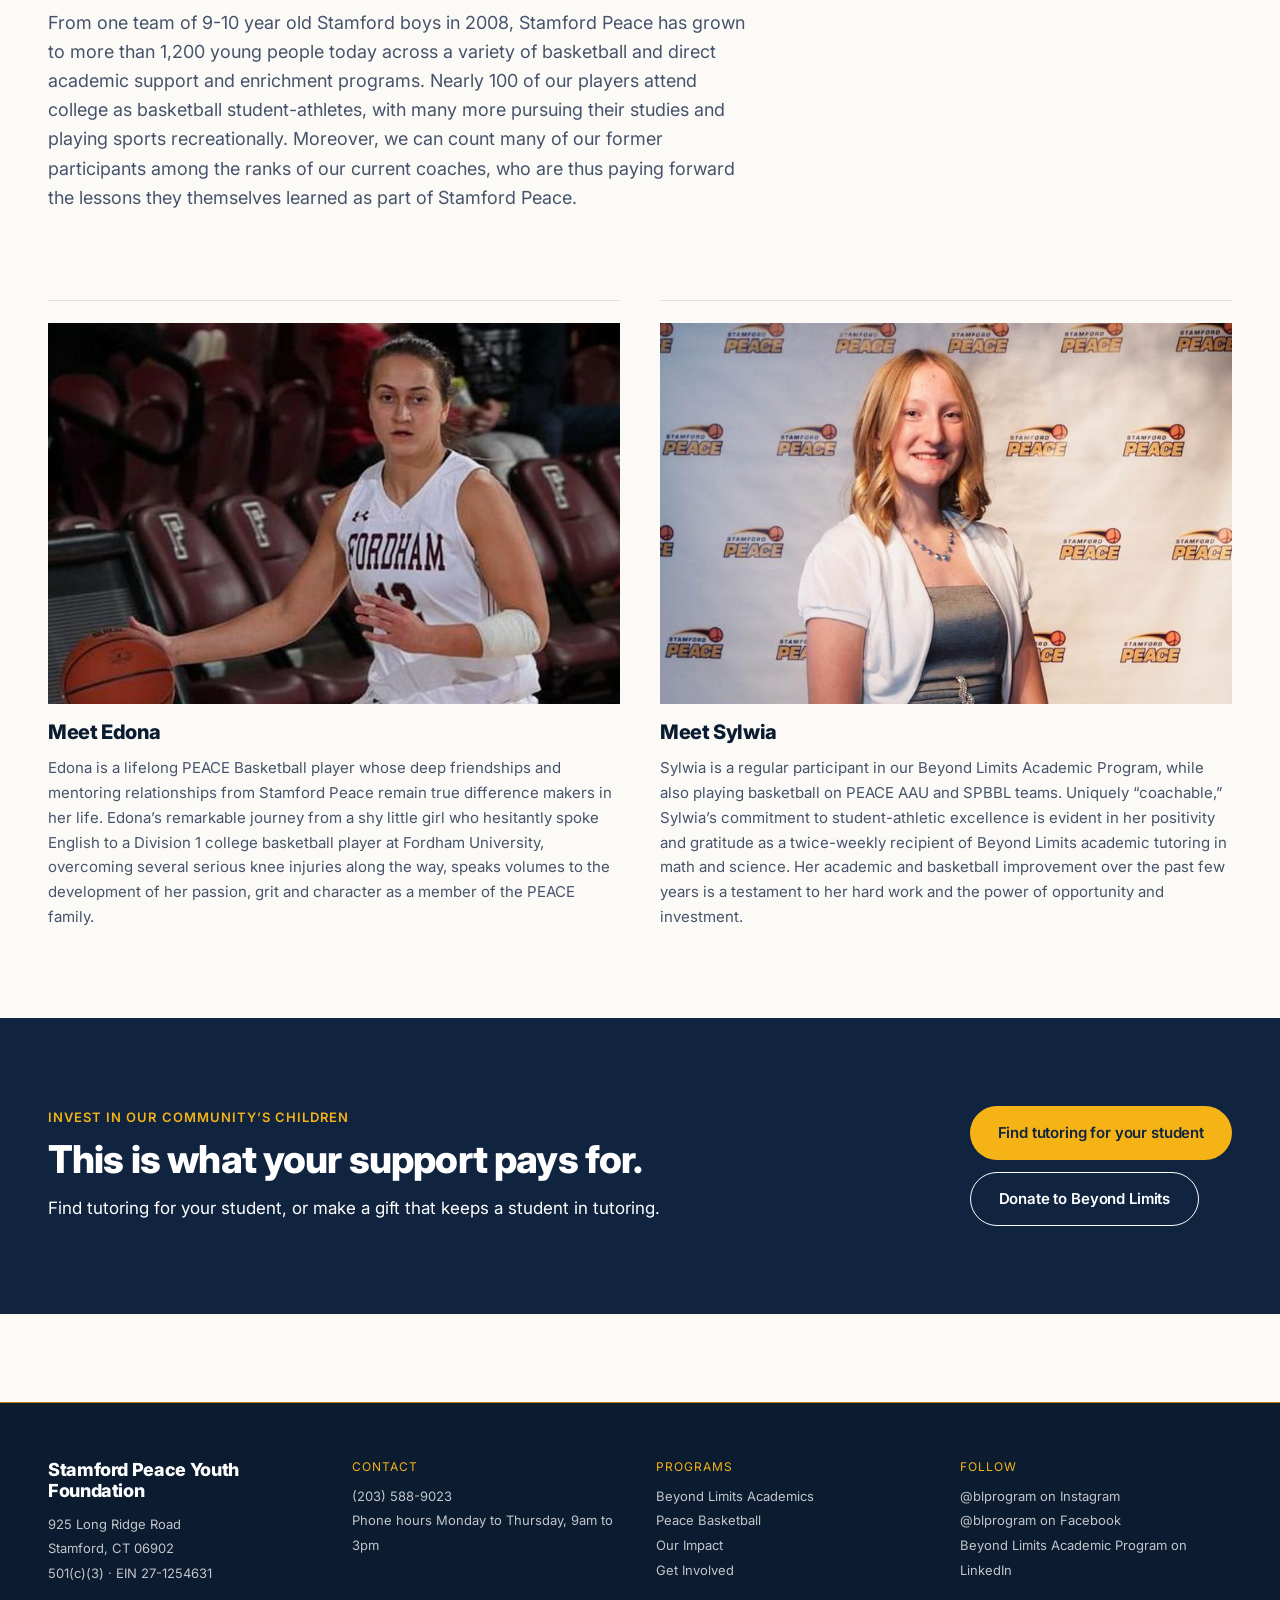
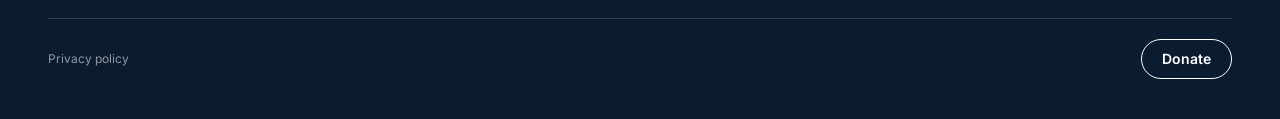
<file: impact.html>
<!doctype html>
<html lang="en">
<head>
<meta charset="utf-8">
<meta name="robots" content="noindex, nofollow">
<meta name="viewport" content="width=device-width, initial-scale=1">
<title>Our Impact &middot; Beyond Limits Academics</title>
<style>
:root{--navy:#10233F;--ink:#0B1B30;--gold:#F5B316;--gold-deep:#B77F07;--gold-wash:#FDF3DA;--warm:#FBFAF7;--white:#FFFFFF;--slate:#46536A;--line:#E4E0D8;--sky:#E8EEF6;--serif:'Source Serif 4',Georgia,serif;--sans:Inter,system-ui,sans-serif;--pad:48px;--maxw:1280px}
*{box-sizing:border-box}
html{scroll-behavior:smooth}
body{margin:0;background:var(--warm);color:var(--slate);font-family:var(--sans);font-size:16px;-webkit-font-smoothing:antialiased}
a{color:var(--navy);text-decoration:none}a:hover{color:var(--gold-deep)}
img,svg{display:block}
button{font:inherit;color:inherit;background:none;border:0;padding:0;cursor:pointer}
:focus-visible{outline:2px solid var(--gold-deep);outline-offset:2px;border-radius:4px}
.wrap{max-width:var(--maxw);margin:0 auto;padding:0 var(--pad)}
h1,h2,h3,p{margin:0}
.section{padding:0 var(--pad) 88px}
.stack{display:flex;flex-direction:column}

/* CANONICAL TYPE SCALE, verbatim from tokens */
.d1{font-weight:800;color:var(--ink);font-size:clamp(42px,5.8vw,88px);line-height:1.0;letter-spacing:-0.045em}
.h2{font-weight:800;color:var(--ink);font-size:clamp(28px,3.2vw,48px);line-height:1.06;letter-spacing:-0.03em}
.h3{font-weight:700;color:var(--ink);font-size:24px;line-height:1.25;letter-spacing:-0.01em}
.h4{font-size:17px;font-weight:700;letter-spacing:-.01em;color:var(--ink)}
.body{font-size:18px;line-height:1.62;max-width:64ch;text-wrap:pretty}
.micro{font-size:13px;font-weight:600;letter-spacing:.08em;text-transform:uppercase;color:var(--gold-deep)}
.doorcard .h2{font-size:clamp(28px,3vw,40px)}
.sponsorsplit .h2{font-size:clamp(30px,3.4vw,44px)}
.partnerhead .h3{font-size:30px;font-weight:800;letter-spacing:-.028em}
.micro-gold{color:var(--gold)}

/* header, exact from canonical Home */
.headstack{position:sticky;top:0;z-index:60;background:var(--white)}
.nav{display:flex;align-items:center;justify-content:space-between;gap:24px;height:82px;padding:0 var(--pad);border-bottom:1px solid var(--line);background:var(--white);transition:height .22s ease}
.headstack.compact .nav{height:62px}
.headstack.compact .brandsub{opacity:0}
.brand{display:flex;align-items:center;gap:12px}
.brandname{font-size:17px;font-weight:800;letter-spacing:-0.03em;color:var(--ink);line-height:1.1}
.brandsub{font-size:10px;font-weight:600;letter-spacing:.12em;text-transform:uppercase;color:var(--slate);transition:opacity .18s ease}
.navlinks{display:flex;align-items:center;gap:28px;font-size:14px;font-weight:500}
.navright{display:flex;align-items:center;gap:10px}
.pill{display:inline-flex;align-items:center;justify-content:center;height:36px;padding:0 18px;border-radius:999px;font-size:13px;font-weight:600;white-space:nowrap;transition:background-color .16s ease,color .16s ease,border-color .16s ease}
.pill-gold{background:var(--gold);color:var(--navy)}
.pill-gold:hover{background:var(--gold-deep);color:var(--navy)}
.pill-outline{border:1.5px solid var(--navy);color:var(--navy)}
.pill-outline:hover{background:var(--navy);color:var(--white)}
.navlink{position:relative;padding:6px 0;color:var(--slate);white-space:nowrap}
.navlink::after{content:"";position:absolute;left:0;right:0;bottom:0;height:2px;background:var(--gold);transform:scaleX(0);transform-origin:left;transition:transform .18s ease}
.navlink:hover::after,.navlink[aria-current="page"]::after{transform:scaleX(1)}
.navlink[aria-current="page"]{color:var(--navy);font-weight:600}
.burger{display:none;width:44px;height:44px;align-items:center;justify-content:center}
.drawer{display:none}

/* buttons */
.btn{display:inline-flex;align-items:center;justify-content:center;gap:8px;height:48px;padding:0 24px;border-radius:999px;font-size:15px;font-weight:600;white-space:nowrap;transition:background-color .16s ease,color .16s ease,border-color .16s ease,transform .16s ease}
.btn:active{transform:translateY(1px)}
.btn-primary{background:var(--gold);color:var(--navy)}
.btn-primary:hover{background:var(--gold-deep);color:var(--navy)}
.btn-ghost{border:1.5px solid var(--white);color:var(--white)}
.btn-ghost:hover{background:var(--white);color:var(--navy)}
.btn-lg{height:54px;padding:0 28px;letter-spacing:-0.01em}
.btn-xs{height:40px;padding:0 20px;font-size:14px}

/* chip */
.chip{display:inline-flex;align-items:center;gap:6px;background:var(--gold-wash);border:1px solid var(--gold-deep);color:var(--gold-deep);font-size:12px;font-weight:600;padding:3px 12px;border-radius:99px;width:fit-content}

/* hero */
.hero{display:grid;grid-template-columns:.86fr 1.14fr;gap:clamp(40px,5vw,72px);align-items:center;padding:72px var(--pad) 80px}
.hero-copy{display:flex;flex-direction:column;gap:24px;min-width:0}
.sup{font-size:19px;line-height:1.55;color:var(--slate);max-width:44ch}
.hero-photo{height:470px;overflow:hidden;background:transparent}
.hero-photo img{width:100%;height:100%;object-fit:cover}

/* mission */
.missioncard{background:var(--white);border-radius:16px;padding:44px;display:flex;flex-direction:column;gap:18px}
.missiontext{font-family:var(--serif);font-size:22px;line-height:1.55;color:var(--navy);max-width:68ch}

/* accordion */
.acclist{display:flex;flex-direction:column;gap:12px}
.accitem{background:var(--white);border-radius:16px}
.accitem summary{list-style:none;cursor:pointer;display:flex;align-items:center;justify-content:space-between;gap:16px;padding:22px 24px}
.accitem summary::-webkit-details-marker{display:none}
.acctitle{font-size:17px;font-weight:700;letter-spacing:-.01em;color:var(--ink)}
.accicon{flex:0 0 auto;width:20px;height:20px;color:var(--gold-deep);transition:transform .2s ease}
.accitem[open] .accicon{transform:rotate(45deg)}
.accbody{padding:0 24px 24px;font-size:15px;line-height:1.6;color:var(--slate)}

/* foundation */
.foundationcard{background:var(--navy);border-radius:16px;padding:44px;display:flex;flex-direction:column;gap:28px}
.foundationcard .body{color:var(--white);max-width:70ch}
.fstatrow{display:flex;gap:40px;flex-wrap:wrap}
.fstat-num{font-size:36px;font-weight:700;letter-spacing:-0.03em;color:var(--gold);font-variant-numeric:tabular-nums;line-height:1}
.fstat-sub{font-size:13px;color:var(--white);opacity:.85;margin-top:6px;max-width:22ch}

/* collaborators */
.collabcard{background:var(--white);border-radius:16px;padding:36px}
.collab-grid{display:grid;grid-template-columns:repeat(2,minmax(0,1fr));gap:0 32px;margin-top:20px}
.collab-item{padding:12px 0;border-top:1px solid var(--line);font-size:15px;color:var(--ink)}
.collab-item:nth-child(1),.collab-item:nth-child(2){border-top:0}

/* legitimacy */
.legitcard{background:var(--white);border-radius:16px;padding:32px;display:flex;flex-direction:column;gap:6px}

/* closing */
.closing{display:flex;flex-direction:column;gap:32px}
.doorcard{display:grid;grid-template-columns:minmax(0,1fr) auto;gap:56px;align-items:center}
.doorcard .h2{color:var(--white);letter-spacing:-.022em;line-height:1.08;max-width:24ch}
.doorsub{font-size:17px;line-height:1.6;color:var(--white);max-width:56ch;text-wrap:pretty}
.doorside{display:flex;flex-direction:column;align-items:flex-start;gap:12px}
.doornote{font-size:13px;line-height:1.5;color:var(--white);opacity:.75;max-width:26ch}

/* footer, exact from canonical Home */
.foot{background:var(--ink);border-top:1px solid var(--gold-deep);padding:56px 0 40px}
.foot-grid{display:grid;grid-template-columns:repeat(4,minmax(0,1fr));gap:32px}
.foot-col{display:flex;flex-direction:column;gap:10px}
.foot-h{font-size:12px;letter-spacing:.08em;text-transform:uppercase;color:var(--gold)}
.foot-t{font-size:18px;font-weight:800;letter-spacing:-0.02em;color:var(--white);line-height:1.2}
.foot-b{font-size:13px;line-height:1.9;color:var(--white);opacity:.75}
.foot-b a{color:var(--white)}.foot-b a:hover{color:var(--gold)}
.foot-bot{display:flex;justify-content:space-between;align-items:center;gap:20px;border-top:1px solid rgba(255,255,255,.15);padding-top:20px;margin-top:32px}
.foot-legal{font-size:12px;color:var(--white);opacity:.55}
.foot-legal a{color:var(--white)}

/* CANONICAL RESPONSIVE RULES, verbatim from tokens */
@media (max-width:1100px){
  :root{--pad:32px}
  .hero{gap:36px}
  .hero-photo{height:400px}
  .navlinks{gap:20px;font-size:13.5px}
}
@media (max-width:900px){
  :root{--pad:20px}
  .burger{display:flex}
  .navlinks{display:none}
  .navright{display:none}
  .nav{height:60px}
  .headstack.compact .nav{height:56px}
  .drawer{display:block;overflow:hidden;height:0;background:var(--white);border-bottom:1px solid var(--line);transition:height .26s ease}
  .drawer-inner{display:flex;flex-direction:column;padding:8px var(--pad) 20px;gap:2px}
  .drawer-inner a{display:flex;align-items:center;min-height:48px;font-size:16px;font-weight:500;color:var(--navy);border-bottom:1px solid var(--line)}
  .drawer-inner a:hover{color:var(--gold-deep)}
  .drawer .btn{margin-top:16px}
  .brandsub{display:none}
  .hero{grid-template-columns:1fr;gap:24px;padding:32px var(--pad)}
  .hero-photo{height:260px}
  .hero-cta{flex-direction:column;gap:12px;margin-top:0}
  .hero-cta .btn{width:100%;height:52px}
  .statband{flex-direction:column;gap:14px}
  .stat-anchor,.statcard{flex:1 1 auto}
  .grid2,.grid3,.grid4{grid-template-columns:1fr;gap:14px}
  .doorcard{grid-template-columns:1fr;gap:24px}
  .nightband-in{padding:52px var(--pad)}
  .doorside{align-items:stretch}
  .doorside .btn{width:100%;height:52px}
  .doornote{max-width:none}
  .sponsorsplit{grid-template-columns:1fr;gap:24px}
  .sponsorsplit .btn{width:100%}
  .partnerhead{grid-template-columns:1fr;gap:14px}
  .logorow,.logorow.four{grid-template-columns:repeat(2,minmax(0,1fr));gap:20px;padding:20px 0}
  .foot-grid{grid-template-columns:1fr;gap:24px}
  .foot-bot{flex-direction:column;align-items:flex-start}
  .section{padding:0 var(--pad) 44px}
}
@media (prefers-reduced-motion:reduce){*{transition-duration:.01ms!important;animation-duration:.01ms!important}html{scroll-behavior:auto}}

/* page-local phone tightening for elements not covered by the shared block above */
@media (max-width:900px){
  .missioncard,.foundationcard,.collabcard,.legitcard{padding:24px}
  .fstatrow{gap:28px}
  .collab-grid{grid-template-columns:1fr}
  .collab-item:nth-child(2){border-top:1px solid var(--line)}
}
.bioname{display:flex;flex-direction:column;gap:4px;min-width:0}
.accrole{font-size:14px;font-weight:500;color:var(--slate)}
.deicard{background:var(--white);border-radius:16px;padding:32px;display:flex;flex-direction:column;gap:14px}
.deitext{font-size:16px;line-height:1.65;color:var(--slate);max-width:70ch}
.deilegal{font-size:14px;line-height:1.6;color:var(--slate);max-width:78ch;padding-top:14px;border-top:1px solid var(--line)}
.peoplegrid{display:grid;grid-template-columns:repeat(auto-fit,minmax(220px,1fr));gap:2px;margin-top:4px}
.person{padding:16px 0;border-top:1px solid var(--line)}
.person-name{font-size:16px;font-weight:600;color:var(--ink)}
.person-role{font-size:14px;color:var(--slate);margin-top:2px}
.person-tel{font-size:14px;margin-top:6px;display:block}
.hours{margin-top:22px;padding-top:18px;border-top:1px solid var(--line);font-size:15px;line-height:1.6;color:var(--slate)}
@media (max-width:900px){.deicard{padding:24px}}
.impactlist{margin:0;padding-left:22px;display:flex;flex-direction:column;gap:10px}
.impactlist li{font-size:16px;line-height:1.65;color:var(--slate)}
.storygrid{display:grid;grid-template-columns:repeat(2,minmax(0,1fr));gap:44px 40px}
.story{padding:22px 0 0;border-top:1px solid var(--line);display:flex;flex-direction:column;gap:12px}
.story h3{font-size:20px;font-weight:800;letter-spacing:-.018em;color:var(--ink);margin:0}
.story p{font-size:15px;line-height:1.65;color:var(--slate);margin:0}
.storyquote{font-family:var(--serif);font-size:17px;line-height:1.5;color:var(--navy);padding-left:16px;border-left:2px solid var(--gold);margin:0}
.nightband{background:var(--navy);color:var(--white);margin-bottom:88px}
.nightband-in{width:100%;max-width:var(--maxw);margin:0 auto;padding:clamp(56px,7vw,88px) var(--pad)}
.bandhead .h2{color:var(--white);max-width:34ch}
.bandhead .micro-gold{color:var(--gold)}
@media (max-width:900px){.storygrid{grid-template-columns:minmax(0,1fr)}.story{padding:20px 0 0}.bandhead{padding:0}}
/* PATTERNS:START -- generated from patterns.css, do not edit here */
/* Self-hosted rather than loaded from Google: no third-party request, nothing
   about a family's visit leaves this domain, and the page cannot fall back to
   Georgia on a network that blocks the CDN.

   WOFF2, subset to the characters this site actually renders. The pair arrived
   as raw variable TTF at 2,037KB, which is a poor trade for families opening
   this on a phone. Subsetting to Basic Latin, Latin-1 Supplement, Latin
   Extended-A, General Punctuation, arrows and currency takes it to 337KB, and
   both variable axes survive, so every weight from 400 to 800 still resolves
   from the one file.

   The ranges are deliberately wider than today's text. Latin-1 covers Spanish
   accents, because Spanish versions of the parent-facing pages are an open
   question with Andy. The arrow range is not optional: impact.html renders a
   &rarr; and without it that character ships as tofu.

   To regenerate after a copy change that introduces a new character, subset
   from the TTF originals with fontTools rather than editing these files. */
@font-face{font-family:Inter;src:url('fonts/Inter-variable.woff2') format('woff2');font-style:normal;font-weight:100 900;font-display:swap}
@font-face{font-family:'Source Serif 4';src:url('fonts/SourceSerif4-variable.woff2') format('woff2');font-style:normal;font-weight:200 900;font-display:swap}

/* ============================================================================
   Photograph patterns. Single source of truth.

   The nine pages each carry their own <style> block and none of them match, so
   these rules are NOT copied by hand into nine files. build-site.py inlines this
   file into every page at the PATTERNS marker and fails the build if a page is
   missing it. Edit here, run the build, and every page gets it.

   Inlined rather than <link>ed on purpose: this is a static GitHub Pages site and
   an extra blocking request for ~4KB is a worse trade than the duplication.

   EVERY CLASS IS PREFIXED p-. That is not decoration.
   The first version of this file used .ph and .mosaic, and both already existed:
   .ph is a 340px navy placeholder box on index and tutoring, .mosaic is the
   two-column layout on tutoring. Injecting them silently restyled both live
   sections. (.band collided only with a dead rule no markup uses, so that one
   was harmless.) The prefix is what stops a new pattern reaching into markup it
   was never meant to touch, so keep it.

   House rules these follow:
     - tokens only, no new colours
     - .wrap is max-width 1280 with 48px sides; .section adds 88px bottom
     - breakpoints are 1100 and 900, matching the pages
     - every image declares aspect-ratio so nothing reflows when it loads
   ============================================================================ */

/* Shared. Every photograph on the site goes through .p-img. -----------------

   No height here on purpose. Two kinds of pattern use this:
     - the IMAGE carries the shape (card, figure, pair, accent) via aspect-ratio
     - the WRAPPER carries the shape (band, split, mosaic) and the image fills it
   A blanket height:100% breaks the first kind: inside a flex card it resolves
   against the card and silently overrides aspect-ratio, which is exactly how the
   three cards in a grid ended up three different heights. So the wrapper-shaped
   patterns opt into height:100% themselves, below.

   height:auto is load-bearing, not a default. Every <img> carries width and
   height attributes so the browser reserves the right box before the file
   arrives, and those attributes are presentational hints: with no height in the
   CSS they apply literally, so a 600x600 file in a 240px column rendered 240
   wide by 600 tall and aspect-ratio was ignored, because aspect-ratio only
   applies when height is auto. */
.p-img{display:block;width:100%;height:auto;object-fit:cover;background:var(--sky);border-radius:0}
.p-img-flat{border-radius:0}
.p-fig{margin:0}
.p-cap{margin-top:10px;font-size:13.5px;line-height:1.5;color:var(--slate);max-width:58ch}

/* 1. Full-bleed band -------------------------------------------------------
   Escapes .wrap entirely, so it is a top-level <section class="p-band">, never
   a child of .wrap.section. Text sits on a scrim, not on the bare photograph:
   a photo's own contrast is not something we control. */
.p-band{position:relative;margin:0 0 88px;min-height:clamp(320px,42vw,520px);display:grid;isolation:isolate}
.p-band>.p-img{position:absolute;inset:0;height:100%;border-radius:0;z-index:0}
.p-band::after{content:"";position:absolute;inset:0;z-index:1;background:linear-gradient(100deg,rgba(11,27,48,.86) 0%,rgba(11,27,48,.66) 46%,rgba(11,27,48,.28) 100%)}
.p-band-in{position:relative;z-index:2;align-self:center;width:100%;max-width:var(--maxw);margin:0 auto;padding:64px var(--pad);display:flex;flex-direction:column;gap:18px;align-items:flex-start}
.p-band-in>*{max-width:44ch}
.p-band .h2,.p-band .d1{color:var(--white)}
.p-band .body,.p-band .sup{color:#DCE4EF}
.p-band .micro{color:var(--gold)}
/* A centred band needs a symmetric scrim: the default gradient is built for
   text sitting on the left, so it leaves the right end of a centred headline on
   the lightest part of the photograph. */
.p-band-center::after{background:linear-gradient(180deg,rgba(11,27,48,.60) 0%,rgba(11,27,48,.78) 100%)}
/* A band carrying only an eyebrow and a heading collapses to about 199px on a
   phone, because min-height goes to 0 below 900. A 2.5:1 group photograph in a
   390x199 box is a strip of torsos. These bands drop the picture and keep the
   colour; Donate's band is taller and keeps its photograph. */
@media (max-width:900px){
  .p-band.p-band-tight>.p-img{display:none}
  .p-band.p-band-tight::after{background:var(--navy)}
  .p-band-tight .p-band-in{padding-top:44px;padding-bottom:44px}
}

/* 2. Photo beside copy -----------------------------------------------------
   Copy leads. .p-split-flip puts the photograph first on wide screens and
   leaves source order alone, so a screen reader still hears the heading first. */
.p-split{display:grid;grid-template-columns:1fr 1fr;gap:clamp(28px,4vw,64px);align-items:center}
.p-split-media{aspect-ratio:4/3;margin:0}
.p-split-media .p-img{height:100%}
.p-split-flip .p-split-media{order:-1}
.p-split-copy{display:flex;flex-direction:column;gap:16px;align-items:flex-start}

/* 3. Inline figure ---------------------------------------------------------
   Sits inside a reading column and is deliberately narrower than the text it
   interrupts, so the eye keeps its place. */
.p-figure{margin:26px 0 0;max-width:520px}
.p-figure .p-img{aspect-ratio:5/4}

/* 4. Portrait pair ---------------------------------------------------------
   Two people, named. The name is part of the pattern because an unnamed
   portrait on an About page is worse than no portrait. */
.p-pair{display:grid;grid-template-columns:repeat(2,minmax(0,1fr));gap:clamp(20px,3vw,40px);max-width:760px}
.p-pair figure{margin:0}
.p-pair .p-img{aspect-ratio:4/5}
.p-pair-name{margin-top:12px;font-size:17px;font-weight:700;letter-spacing:-.01em;color:var(--ink)}
.p-pair-role{margin-top:2px;font-size:14px;color:var(--slate)}

/* 5. Card grid -------------------------------------------------------------
   Two, three or four across. Set --n to the count; it collapses on its own. */
.p-grid{display:grid;grid-template-columns:repeat(var(--n,3),minmax(0,1fr));gap:clamp(18px,2.4vw,28px)}
.p-card{display:flex;flex-direction:column;background:var(--white);border:1px solid var(--line);border-radius:16px;overflow:hidden}
.p-card .p-img{aspect-ratio:3/2;border-radius:0}
.p-card-b{padding:18px 20px 22px;display:flex;flex-direction:column;gap:7px;flex:1}
.p-card-t{font-size:17px;font-weight:700;letter-spacing:-.01em;color:var(--ink)}

/* 6. Mosaic ----------------------------------------------------------------
   One room, three ways. Used exactly once on the site, on the tutoring centre.
   Give the biggest slot the strongest photograph: the large cell is the one
   people read, so a weak image there inverts the whole point of the pattern. */
.p-mosaic{display:grid;grid-template-columns:1.55fr 1fr;grid-template-rows:repeat(2,1fr);gap:14px;aspect-ratio:16/9}
.p-mosaic>*{margin:0}
.p-mosaic>*:first-child{grid-row:span 2}
.p-mosaic .p-img{height:100%}

/* 7. Quiet accent ----------------------------------------------------------
   The smallest pattern. For sections whose content is the words, where a
   photograph is a breath rather than evidence. */
.p-accent{display:flex;gap:clamp(20px,3vw,36px);align-items:flex-start}
.p-accent-media{flex:0 0 clamp(160px,20vw,240px);margin:0}
.p-accent-media .p-img{aspect-ratio:1}
.p-accent-copy{flex:1;min-width:0;display:flex;flex-direction:column;gap:14px;align-items:flex-start}

/* 8. Aside -----------------------------------------------------------------
   Content leads on the left, a figure sits beside it on the right. Born on
   tutoring.html "How to enroll", where a figure in the reading column left an
   empty half page next to it: this puts the photograph in that space and made
   the section 30% shorter. Anything full width inside it takes .p-aside-wide. */
.p-aside{display:grid;grid-template-columns:1.15fr .85fr;gap:clamp(28px,4vw,56px);align-items:start}
.p-aside-wide{grid-column:1/-1}
.p-figure-flush{margin-top:0}

/* 9. Numbered grid ---------------------------------------------------------
   For a list of principles that arrived as one paragraph with inline numbers.
   Same words, one entry point per item instead of one for the whole block. */
.p-numgrid{display:grid;grid-template-columns:repeat(3,minmax(0,1fr));gap:clamp(16px,2vw,22px)}
.p-num{border-top:1px solid var(--line);
padding:20px 22px 22px;display:flex;flex-direction:column;gap:6px}
.p-num-n{font-size:13px;font-weight:700;color:var(--gold-deep);letter-spacing:.04em;
font-variant-numeric:tabular-nums}
.p-num-t{font-size:17px;font-weight:700;letter-spacing:-.01em;color:var(--ink)}

/* 10. Field list -----------------------------------------------------------
   For a set of things a reader needs to COMPARE. Three leagues were described
   in three prose paragraphs covering the same six attributes in a different
   order each time, so the fact that only one of them takes girls was invisible
   without reading all three to the end. Same labels, same order, every card. */
.fields{margin:2px 0 0;display:flex;flex-direction:column;gap:9px}
.fq dt{font-size:11px;font-weight:700;letter-spacing:.07em;text-transform:uppercase;color:var(--gold-deep)}
.fq dd{margin:2px 0 0;font-size:14.5px;line-height:1.5;color:var(--slate)}
/* The labels only compare if they line up across cards, so a heading that wraps
   to two lines must not push its own field list down past its neighbours'. */
h3:has(+ .fields){min-height:2.6em}
@media (max-width:900px){h3:has(+ .fields){min-height:0}}

/* 11. Quote grid -----------------------------------------------------------
   Four testimonies at 20px with 56px quote marks read as four essays. The fix
   was never fewer quotes: it was smaller ones. The number they all support
   leads the section rather than trailing it in a sentence nobody reaches. */
.qlead{display:flex;gap:22px;align-items:flex-start;background:var(--white);
border:1px solid var(--line);border-radius:16px;padding:22px 26px}
.qlead-num{font-size:44px;font-weight:800;letter-spacing:-.03em;color:var(--gold-deep);line-height:1}
.qlead-t{font-size:15px;font-weight:700;color:var(--ink);margin-bottom:4px}
.qlead .sm{max-width:62ch}
.qgrid{display:grid;grid-template-columns:repeat(2,minmax(0,1fr));gap:16px}
.qcompact{padding:22px 24px;gap:10px}
.qcompact .qtext{font-size:16.5px;line-height:1.5}
.qcompact .qmark{font-size:34px}

/* Text link ----------------------------------------------------------------
   .tlink is an existing site class, but only four of the nine pages define it
   and the four do not agree. impact.html and about.html use it and style it not
   at all, so their links rendered as plain inline text and the arrow wrapped to
   its own line. One definition here, last in the cascade, so all nine match.
   width:fit-content and white-space:nowrap are sponsorship's version, which is
   the only one that had already solved the wrapping arrow. */
.tlink{display:inline-flex;align-items:center;gap:8px;font-size:15px;font-weight:600;
color:var(--navy);white-space:nowrap;width:fit-content}
.tlink svg{transition:transform .18s ease}
.tlink:hover{color:var(--gold-deep)}
.tlink:hover svg{transform:translateX(4px)}
@media (prefers-reduced-motion:reduce){.tlink svg,.tlink:hover svg{transition:none;transform:none}}

/* 12. Growth arc -----------------------------------------------------------
   Two numbers and the distance between them. Built because "supporting
   initially five students... now working with 250+" was a subordinate clause
   on a page called Our Impact. */
.arc{display:flex;align-items:center;gap:clamp(20px,4vw,48px);padding:22px 0 0;
border-top:1px solid var(--line);flex-wrap:wrap}
.arc-yr{font-size:11px;font-weight:700;letter-spacing:.08em;text-transform:uppercase;color:var(--slate)}
.arc-n{font-size:52px;font-weight:800;letter-spacing:-.04em;line-height:1;color:var(--slate);margin-top:4px}
.arc-now{color:var(--gold-deep)}
.arc-to{font-size:30px;color:var(--line)}
.arc .sm{margin-top:6px;display:block}
.fields-wide .fq dd{max-width:66ch}
.whycard{padding:22px 0 0;border-top:1px solid var(--line)}

/* 13. Logo wall ------------------------------------------------------------
   A modifier on the site's existing .logorow, NOT a replacement, because the
   per-logo heights on index.html were already hand-tuned and an area-normalising
   formula independently agreed with them within a few pixels. Sizing was never
   the problem. Two things were: fourteen competing colour schemes, and a five
   column grid that left fourteen logos as 5 / 5 / 4 with an orphan gap.

   The filter is measured, not chosen by eye. grayscale plus opacity left a
   93-point spread between the palest logo and the darkest, because opacity
   cannot rescue a pale original. Darkening cuts that spread to 43. */
.p-logowall{grid-template-columns:repeat(auto-fit,minmax(140px,1fr));gap:18px 20px}
.p-logowall img{filter:grayscale(1) brightness(.45);transition:filter .18s ease;max-width:100%}
.p-logowall a:hover img,.p-logowall a:focus-visible img{filter:none}
@media (prefers-reduced-motion:reduce){.p-logowall img{transition:none}}

/* 14. Three-up mosaic ------------------------------------------------------
   A modifier on the site's .mosaic-grid, which is a 2x2. Three photographs in a
   four-cell grid leave an orphan, so the first spans both columns. */
.p-mosaic3{grid-template-rows:auto auto}
.p-mosaic3>*:first-child{grid-column:1/-1}
.p-mosaic3>*{min-height:0}

/* 15. Name chips -----------------------------------------------------------
   For a long list of peers where every entry carries equal weight. Built for
   the 26 colleges on basketball.html, which had been a five-column text grid
   with rules through it, plus a screenshot of a six-logo collage that named
   five colleges the list already had. Chips beat logos here: we hold logo files
   for three of the twenty-six, and featuring those three would claim they are
   special when the only thing special about them is that we have the files. */
.p-chips{list-style:none;display:flex;flex-wrap:wrap;gap:8px;margin:2px 0 0;padding:0}
.p-chips li{font-size:14px;line-height:1;color:var(--navy);background:var(--white);
border:1px solid var(--line);border-radius:999px;padding:9px 15px}

/* Logo strip ---------------------------------------------------------------
   Not one of the seven. Real logo files on a neutral ground. */
.p-logos{display:flex;flex-wrap:wrap;gap:clamp(20px,3vw,44px);align-items:center}
.p-logos img{height:clamp(38px,4.4vw,56px);width:auto;object-fit:contain;filter:grayscale(1);opacity:.72;transition:filter .18s ease,opacity .18s ease}
.p-logos img:hover{filter:grayscale(0);opacity:1}

/* 16. Dark Chorus ---------------------------------------------------------
   Selected tutoring direction. These are opt-in composition rules rather
   than global replacements: the system lives here, but only markup carrying
   a p-chorus-* class adopts it. Flat fields, rules and whitespace do the
   grouping so scholarship recipients and testimony never become card grids. */
.p-chorus-hero{grid-template-columns:minmax(0,1fr) minmax(360px,.82fr);gap:clamp(42px,6vw,78px);align-items:center}
.p-chorus-hero-copy{gap:28px}
.p-chorus-hero{padding-top:clamp(72px,9vw,132px);padding-bottom:clamp(72px,9vw,132px)}
.p-chorus-hero .d1{font-size:clamp(3.25rem,8vw,7rem);line-height:.92;letter-spacing:-.058em;text-wrap:balance}
.p-chorus-hero .sup{font-size:clamp(1.25rem,2vw,1.65rem);line-height:1.48}
.p-chorus-hero .btn,.p-chorus-hero .tlink{font-size:.875rem}
.p-chorus-hero-media{width:min(100%,560px);height:auto;justify-self:end;border-radius:0;overflow:visible;background:transparent}
.p-chorus-hero-media img{width:100%;height:auto;aspect-ratio:4/3;object-fit:cover;object-position:50% 35%;border-radius:0}

.p-chorus-sessions{padding:0;background:var(--sky)}
.p-chorus-sessions-inner{display:grid;grid-template-columns:minmax(300px,.8fr) minmax(0,1.2fr);gap:clamp(44px,7vw,112px);align-items:start;padding-top:clamp(48px,5vw,66px);padding-bottom:clamp(48px,5vw,66px)}
.p-chorus-heading{font-size:clamp(2.2rem,5vw,4.6rem);line-height:.98;letter-spacing:-.045em;text-wrap:balance}
.p-chorus-prose{font-size:clamp(.9375rem,1.4vw,1.05rem);line-height:1.68;max-width:65ch;text-wrap:pretty}

.p-chorus-scholarships{padding-top:clamp(88px,9vw,128px);padding-bottom:clamp(88px,9vw,128px)}
.p-chorus-scholarships-head{display:flex;flex-direction:column;gap:24px;max-width:940px}
.p-chorus-scholarship-list{display:flex;flex-direction:column;gap:clamp(84px,10vw,128px);margin-top:clamp(56px,7vw,96px)}
.p-chorus-scholarship{display:flex;flex-direction:column;gap:26px;min-width:0}
.p-chorus-subheading{font-size:clamp(1.25rem,2vw,1.65rem);font-weight:600;line-height:1.15;letter-spacing:-.022em;color:var(--ink);text-wrap:balance}
.p-chorus-scholarship-body{display:flex;flex-direction:column;gap:18px;font-size:clamp(.9375rem,1.4vw,1.05rem);line-height:1.68;max-width:65ch;text-wrap:pretty}
.p-chorus-recipient-line{font-weight:700;color:var(--ink)}
.p-chorus-recipient-set{display:grid;grid-template-columns:repeat(2,minmax(0,1fr));gap:24px;margin-top:12px;min-width:0}
/* At full phone width a 4:5 portrait is about 430px tall, so two of them fill a
   screen before any text. Cap them and keep the pair side by side. */
@media (max-width:900px){
  .p-chorus-recipient-set{gap:16px}
  .p-chorus-recipient>.p-img{aspect-ratio:1/1}
}
.p-chorus-recipient{min-width:0;max-width:420px;margin:0;background:transparent;border:0;border-radius:0;box-shadow:none}
.p-chorus-recipient>.p-img{width:100%;height:auto;aspect-ratio:4/5;object-fit:cover;background:transparent;border:0;border-radius:0;box-shadow:none}
.p-chorus-recipient figcaption{display:flex;flex-direction:column;gap:4px;margin-top:14px;background:transparent;border:0;box-shadow:none;font-size:.75rem}
.p-chorus-recipient figcaption strong{font-size:clamp(.9375rem,1.4vw,1.05rem);color:var(--ink)}
.p-chorus-recipient figcaption span,.p-chorus-testimony figcaption,.p-chorus-recipient-quote-credit{font-size:.75rem;line-height:1.5;letter-spacing:.075em;text-transform:uppercase;color:var(--slate)}
.p-chorus-recipient-quote{margin:18px 0 0;padding-left:18px;border-left:2px solid var(--gold);border-radius:0;font-family:var(--serif);font-size:clamp(.9375rem,1.4vw,1.05rem);line-height:1.62;color:var(--navy)}
.p-chorus-recipient-quote-credit{display:block;margin:9px 0 0 20px;font-style:normal}

.p-chorus-testimonials{padding:0;background:var(--navy);color:var(--white)}
.p-chorus-testimonials-inner{display:grid;grid-template-columns:minmax(280px,.75fr) minmax(0,1.25fr);gap:clamp(50px,7vw,108px);padding-top:clamp(82px,9vw,132px);padding-bottom:clamp(82px,9vw,132px)}
.p-chorus-testimonial-lead{display:flex;flex-direction:column;gap:40px}
.p-chorus-testimonials .p-chorus-heading,.p-chorus-testimonials .p-chorus-stat-copy strong,.p-chorus-testimonials .p-chorus-testimony blockquote{color:var(--white)}
.p-chorus-stat{display:flex;align-items:flex-start;gap:24px}
.p-chorus-stat-number{font-size:clamp(2.2rem,5vw,4.6rem);font-weight:800;line-height:.82;letter-spacing:-.05em;color:var(--gold)}
.p-chorus-stat-copy{font-size:clamp(.9375rem,1.4vw,1.05rem);line-height:1.68;max-width:60ch;color:var(--sky)}
.p-chorus-testimony-list{display:grid;grid-template-columns:repeat(2,minmax(0,1fr));gap:48px 30px}
.p-chorus-testimony{margin:0;padding-top:22px;border-top:1px solid var(--slate);border-radius:0;background:transparent;box-shadow:none}
.p-chorus-testimony blockquote{margin:0;font-family:var(--serif);font-size:clamp(1.25rem,2vw,1.65rem);line-height:1.48;text-wrap:pretty}
.p-chorus-testimony figcaption{margin-top:18px;color:var(--sky)}

/* Responsive ---------------------------------------------------------------
   1100 first, then 900, matching the pages' own breakpoints. */
@media (max-width:1100px){
  .p-grid{grid-template-columns:repeat(min(var(--n,3),2),minmax(0,1fr))}
  .p-accent-media{flex-basis:clamp(140px,22vw,200px)}
  .p-numgrid{grid-template-columns:repeat(2,minmax(0,1fr))}
}
@media (max-width:900px){
  .p-band{min-height:0;margin-bottom:64px}
  .p-band-in{padding:48px var(--pad)}
  .p-band::after{background:linear-gradient(180deg,rgba(11,27,48,.72) 0%,rgba(11,27,48,.84) 100%)}
  .p-split{grid-template-columns:1fr;gap:24px}
  .p-split-flip .p-split-media{order:0}
  .p-grid{grid-template-columns:1fr}
  .p-pair{grid-template-columns:1fr 1fr;gap:16px}
  .p-mosaic{grid-template-columns:1fr;grid-template-rows:none;aspect-ratio:auto}
  .p-mosaic>*:first-child{grid-row:auto}
  .p-mosaic .p-img{aspect-ratio:3/2}
  .p-accent{flex-direction:column;gap:18px}
  .p-accent-media{flex-basis:auto;width:min(100%,260px)}
  .p-figure{max-width:100%}
  .p-aside{grid-template-columns:1fr;gap:28px}
  .p-numgrid{grid-template-columns:1fr}
  .qgrid{grid-template-columns:1fr}
  .qlead{flex-direction:column;gap:10px}
  .p-chorus-hero{grid-template-columns:1fr;gap:24px;padding-top:64px;padding-bottom:64px}
  .p-chorus-hero-media{width:100%;max-width:100%;justify-self:stretch}
  .p-chorus-sessions-inner,.p-chorus-testimonials-inner,.p-chorus-testimony-list{grid-template-columns:1fr}
  .p-chorus-sessions-inner{gap:32px;padding-top:64px;padding-bottom:64px}
  .p-chorus-scholarships{padding-top:64px;padding-bottom:64px}
  .p-chorus-scholarship-list{gap:84px}
  .p-chorus-recipient-set{grid-template-columns:1fr}
  .p-chorus-testimonials-inner{gap:58px;padding-top:64px;padding-bottom:64px}
  .p-chorus-stat{flex-direction:column;gap:16px}
}

/* A photograph is decoration here, never information. Anyone who cannot see it
   still has the heading and the copy, so no pattern hides text behind an image. */
@media (prefers-reduced-motion:reduce){
  .p-logos img{transition:none}
}
/* PATTERNS:END */
</style>
</head>
<body>

<div class="headstack" id="headstack">
  <nav class="nav" aria-label="Main">
    <a class="brand" href="index.html" aria-label="Stamford Peace Youth Foundation, home">
      <span><span class="brandname">Stamford Peace</span><span class="brandsub" style="display:block">Youth Foundation</span></span>
    </a>
    <div class="navlinks">
      <a class="navlink" href="beyond-limits.html">Beyond Limits</a>
      <a class="navlink" href="basketball.html">Basketball</a>
      <a class="navlink" href="#top" aria-current="page">Our Impact</a>
      <a class="navlink" href="about.html">About</a>
      <a class="navlink" href="start.html">Get Involved</a>
    </div>
    <div class="navright">
      <a class="pill pill-outline" href="#">Español</a>
      <a class="pill pill-gold" href="donate.html">Donate</a>
    </div>
    <button class="burger" id="burger" aria-expanded="false" aria-controls="drawer" aria-label="Open menu">
      <svg width="24" height="24" viewBox="0 0 24 24" fill="none" stroke="#10233F" stroke-width="2" aria-hidden="true"><path d="M4 7h16M4 12h16M4 17h16"/></svg>
    </button>
  </nav>
  <div class="drawer" id="drawer">
    <div class="drawer-inner">
      <a href="beyond-limits.html">Beyond Limits</a>
      <a href="basketball.html">Basketball</a>
      <a href="#top" aria-current="page">Our Impact</a>
      <a href="about.html">About</a>
      <a href="start.html">Get Involved</a>
      <a href="#">Español</a>
      <a class="btn btn-primary" href="donate.html">Donate</a>
    </div>
  </div>
</div>

<main id="top">

  <section class="wrap hero">
    <div class="hero-copy">
      <h1 class="d1">Our Impact</h1>
      <p class="sup">Beyond Limits strikes at the heart of the opportunity gap which confronts our society’s lower-income families.</p>
    </div>
    <div class="hero-photo">
      <img src="img/p74-two-students-lunch-figure.jpg" width="1040" height="832" alt="Two students smiling at a lunch table during the summer programme">
    </div>
  </section>

  <section class="wrap section" id="academics">
    <div class="stack" style="gap:26px">
      <h2 class="h2">Beyond Limits Academics</h2>
      <div class="arc">
        <div><p class="arc-yr">2013</p><p class="arc-n">5</p><p class="sm">students at launch</p></div>
        <p class="arc-to" aria-hidden="true">&rarr;</p>
        <div><p class="arc-yr">Today</p><p class="arc-n arc-now">250+</p><p class="sm">students</p></div>
      </div>
      <dl class="fields fields-wide">
        <div class="fq"><dt>Grades served</dt><dd>4th through 10th</dd></div>
        <div class="fq"><dt>Who they are</dt><dd>More non-athletes than athletes</dd></div>
        <div class="fq"><dt>What they pay</dt><dd>Over 80 percent are from families eligible for free or reduced-price school lunch, and are charged a heavily subsidized rate</dd></div>
      </dl>
      <p class="body">Our greatest success has been the degree to which we continue to uniquely serve this historically underserved segment of the population, with tutoring, enrichment, summer programming, mentoring and educational advocacy.</p>
      <p><a class="tlink" href="beyond-limits.html#offer">See everything we offer <svg width="16" height="16" viewBox="0 0 24 24" fill="none" stroke="#B77F07" stroke-width="2" aria-hidden="true"><path d="M5 12h14M13 6l6 6-6 6"/></svg></a></p>
      <div class="whycard">
        <p class="micro">Why it works</p>
        <p class="body" style="margin-top:8px">Our growth reflects the value of the peer-to-peer model, measured on data as well as testimonials.</p>
        <dl class="fields" style="margin-top:16px">
          <div class="fq"><dt>Matching</dt><dd>The care with which we match students with tutors</dd></div>
          <div class="fq"><dt>Our tutors</dt><dd>Their knowledge and experience level</dd></div>
          <div class="fq"><dt>Access</dt><dd>The affordability and flexible timing of our sessions</dd></div>
          <div class="fq"><dt>And the need</dt><dd>Huge demand for affordable academic support, particularly for lower income youth</dd></div>
        </dl>
      </div>
    </div>
  </section>

  <section class="wrap section" id="bl-stories">
    <div class="storygrid">
      <div class="story">
        <img class="p-img" src="img/p81-juana-card.jpg" width="720" height="480" loading="lazy" decoding="async" alt="Two students working through an exercise at a table" style="aspect-ratio:3/2;margin-bottom:4px">
        <h3>Meet Juana</h3>
        <p>Juana is a 7th grader who has been attending Beyond Limits for 2 years. She first came to BL to improve her math skills but also takes advantage of enrichment programs, like coding classes and writing workshops. She credits her BL tutors with helping her overcome her doubts in math and giving her all the tools she needs to solve math problems.</p>
        <p class="storyquote">Take this opportunity because it will help you alot. You learn every time you go. And by personal experience, I highly recommend it.</p>
      </div>
      <div class="story">
        <img class="p-img" src="img/p82-matthew-card.jpg" width="720" height="480" loading="lazy" decoding="async" alt="Matthew outdoors, smiling at the camera" style="aspect-ratio:3/2;margin-bottom:4px">
        <h3>Meet Matthew</h3>
        <p>Matthew came to Beyond Limits as a freshman when he was having trouble in math. Now a senior, he says the program helped him grow, gain more confidence and improve in multiple subjects.</p>
        <p class="storyquote">You should definitely come. The tutors here are competent and will offer you academic help as well as support from their own experiences. Beyond Limits helps tons of kids every week.</p>
      </div>
    </div>
  </section>

    <section class="p-band p-band-tight" id="peace-basketball">
    <img class="p-img" src="img/p10-hoop-group-band.jpg" width="1600" height="640" loading="lazy" decoding="async" alt="A team of young players lined up on the court">
    <div class="p-band-in bandhead">
      <span class="micro micro-gold" style="font-size:13px;font-weight:600;letter-spacing:.08em;text-transform:uppercase">Peace Basketball</span>
      <h2 class="h2" style="margin-top:10px">What that principle buys, on the court and off it.</h2>
    </div>
  </section>

  <section class="wrap section">
    <div class="stack" style="gap:20px">
      <p class="body">We emphasize to our players that the game, and the accompanying “investments” by parents, coaches and other mentors in their success, is neither a “given” nor an “end” in and of itself. Rather, playing is the ongoing reward for our players’ pursuit of excellence in their core responsibilities in the classroom, in the community, and at home. We encourage our players to “use basketball, rather than to allow basketball to use them,” a principal mantra by which we drive student-athletes to appropriately prioritize their academics and other life skills.</p>
      <p class="body">From one team of 9-10 year old Stamford boys in 2008, Stamford Peace has grown to more than 1,200 young people today across a variety of basketball and direct academic support and enrichment programs. Nearly 100 of our players attend college as basketball student-athletes, with many more pursuing their studies and playing sports recreationally. Moreover, we can count many of our former participants among the ranks of our current coaches, who are thus paying forward the lessons they themselves learned as part of Stamford Peace.</p>
    </div>
  </section>

  <section class="wrap section" id="bball-stories">
    <div class="storygrid">
      <div class="story">
        <img class="p-img" src="img/p54-edona-at-fordham-card.jpg" width="720" height="480" loading="lazy" decoding="async" alt="Edona bringing the ball up the court in a Fordham uniform" style="aspect-ratio:3/2;margin-bottom:4px">
        <h3>Meet Edona</h3>
        <p>Edona is a lifelong PEACE Basketball player whose deep friendships and mentoring relationships from Stamford Peace remain true difference makers in her life. Edona’s remarkable journey from a shy little girl who hesitantly spoke English to a Division 1 college basketball player at Fordham University, overcoming several serious knee injuries along the way, speaks volumes to the development of her passion, grit and character as a member of the PEACE family.</p>
      </div>
      <div class="story">
        <img class="p-img" src="img/p88-sylwia-card.jpg" width="720" height="480" loading="lazy" decoding="async" alt="Sylwia at a Stamford Peace event" style="aspect-ratio:3/2;margin-bottom:4px">
        <h3>Meet Sylwia</h3>
        <p>Sylwia is a regular participant in our Beyond Limits Academic Program, while also playing basketball on PEACE AAU and SPBBL teams. Uniquely “coachable,” Sylwia’s commitment to student-athletic excellence is evident in her positivity and gratitude as a twice-weekly recipient of Beyond Limits academic tutoring in math and science. Her academic and basketball improvement over the past few years is a testament to her hard work and the power of opportunity and investment.</p>
      </div>
    </div>
  </section>

  <section class="nightband closing">
    <div class="nightband-in doorcard">
      <div class="stack" style="gap:14px">
        <span class="micro micro-gold" style="font-size:13px;font-weight:600;letter-spacing:.08em;text-transform:uppercase">Invest in our community’s children</span>
        <h2 class="h2">This is what your support pays for.</h2>
        <p class="doorsub">Find tutoring for your student, or make a gift that keeps a student in tutoring.</p>
      </div>
      <div class="doorside">
        <a class="btn btn-primary btn-lg" href="tutoring.html">Find tutoring for your student</a>
        <a class="btn btn-ghost btn-lg" href="donate.html">Donate to Beyond Limits</a>
      </div>
    </div>
  </section>

</main>

<footer class="foot">
  <div class="wrap">
    <div class="foot-grid">
      <div class="foot-col">
        <p class="foot-t">Stamford Peace Youth Foundation</p>
        <p class="foot-b">925 Long Ridge Road<br>Stamford, CT 06902<br>501(c)(3) · EIN 27-1254631</p>
      </div>
      <div class="foot-col">
        <p class="foot-h">Contact</p>
        <p class="foot-b"><a href="tel:+12035889023">(203) 588-9023</a><br>Phone hours Monday to Thursday, 9am to 3pm</p>
      </div>
      <div class="foot-col">
        <p class="foot-h">Programs</p>
        <p class="foot-b"><a href="beyond-limits.html">Beyond Limits Academics</a><br><a href="basketball.html">Peace Basketball</a><br><a href="#top">Our Impact</a><br><a href="start.html">Get Involved</a></p>
      </div>
      <div class="foot-col">
        <p class="foot-h">Follow</p>
        <p class="foot-b">@blprogram on Instagram<br>@blprogram on Facebook<br>Beyond Limits Academic Program on LinkedIn</p>
      </div>
    </div>
    <div class="foot-bot">
      <p class="foot-legal"><a href="#">Privacy policy</a></p>
      <a class="btn btn-ghost btn-xs" href="donate.html">Donate</a>
    </div>
  </div>
</footer>

<script>
(function(){
var head=document.getElementById('headstack');
function onScroll(){head.classList.toggle('compact',window.scrollY>48)}
onScroll();window.addEventListener('scroll',onScroll,{passive:true});

var burger=document.getElementById('burger'),drawer=document.getElementById('drawer');
function setDrawer(open){burger.setAttribute('aria-expanded',open?'true':'false');burger.setAttribute('aria-label',open?'Close menu':'Open menu');drawer.style.height=open?drawer.firstElementChild.offsetHeight+'px':'0px'}
burger.addEventListener('click',function(){setDrawer(burger.getAttribute('aria-expanded')!=='true')});
drawer.addEventListener('click',function(e){if(e.target.tagName==='A')setDrawer(false)});
window.addEventListener('resize',function(){if(window.innerWidth>900)setDrawer(false);else if(burger.getAttribute('aria-expanded')==='true')setDrawer(true)});
})();
</script>
</body>
</html>
</file>
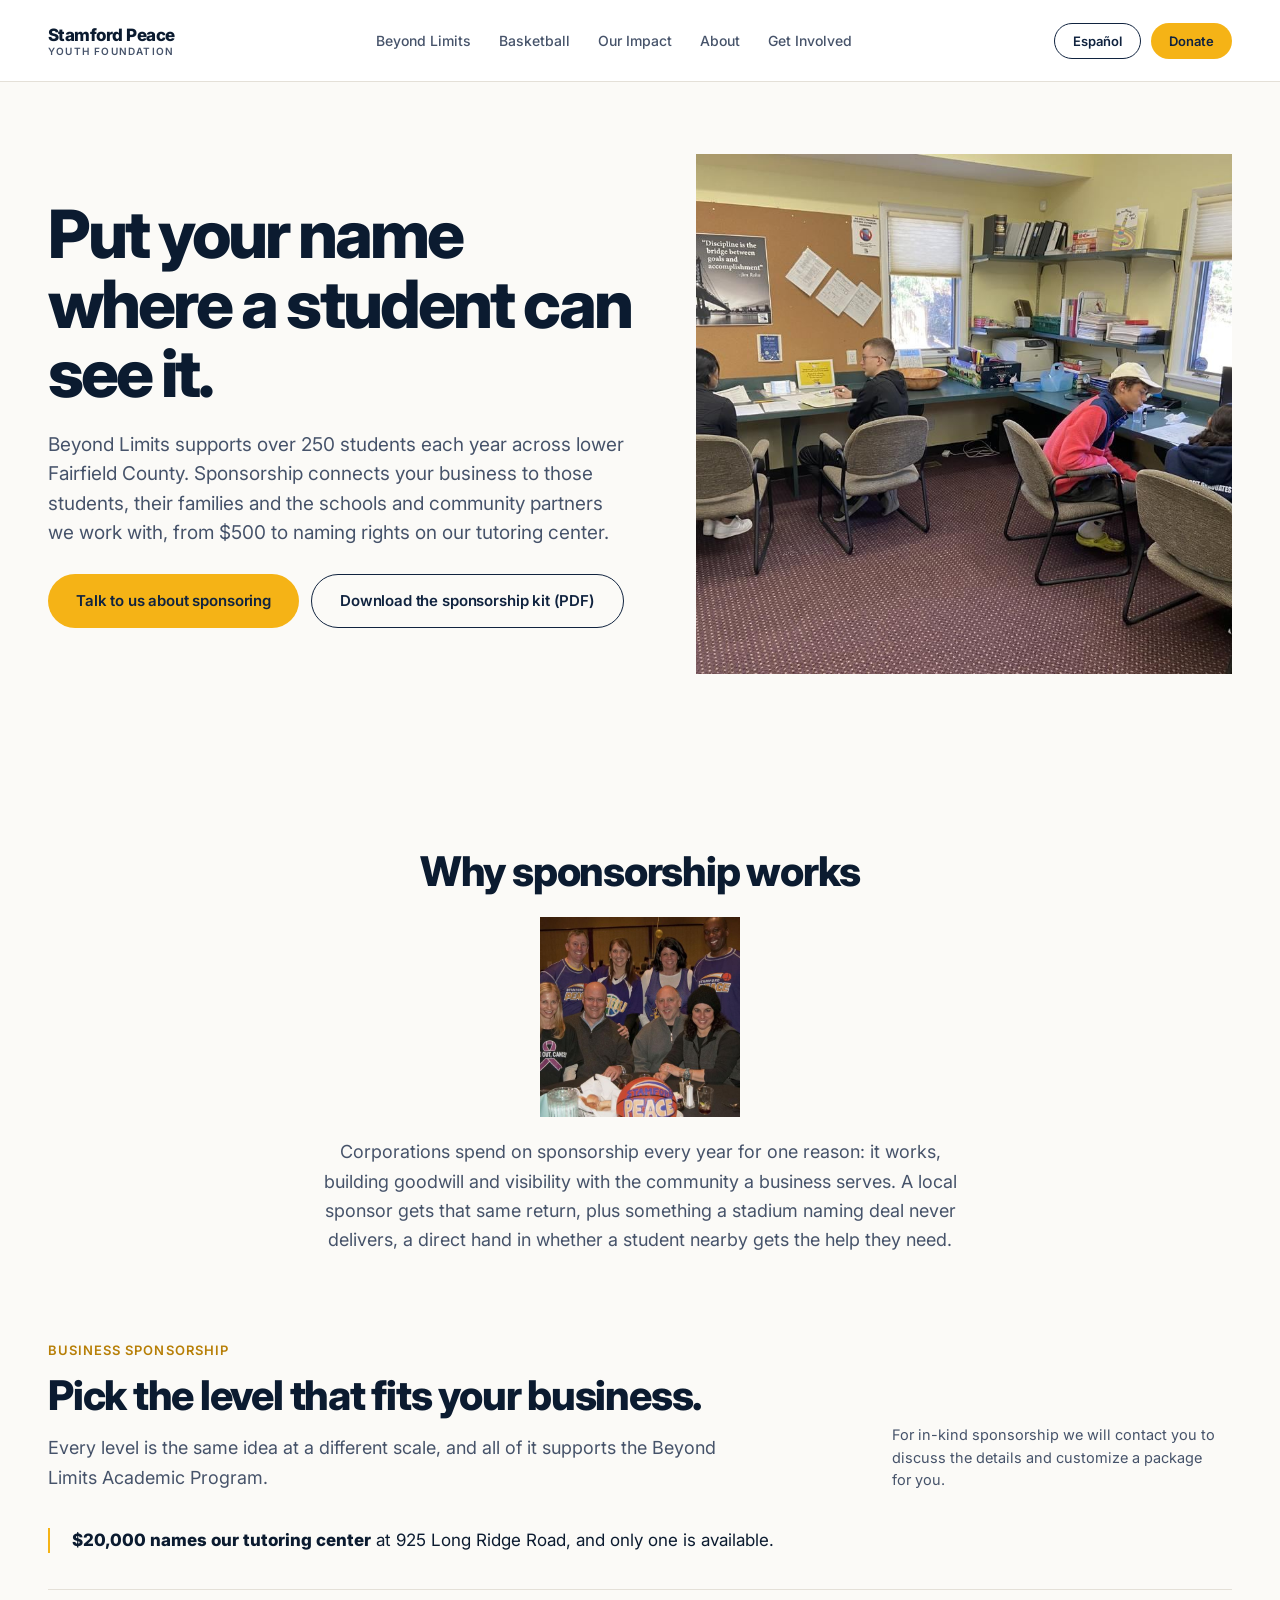
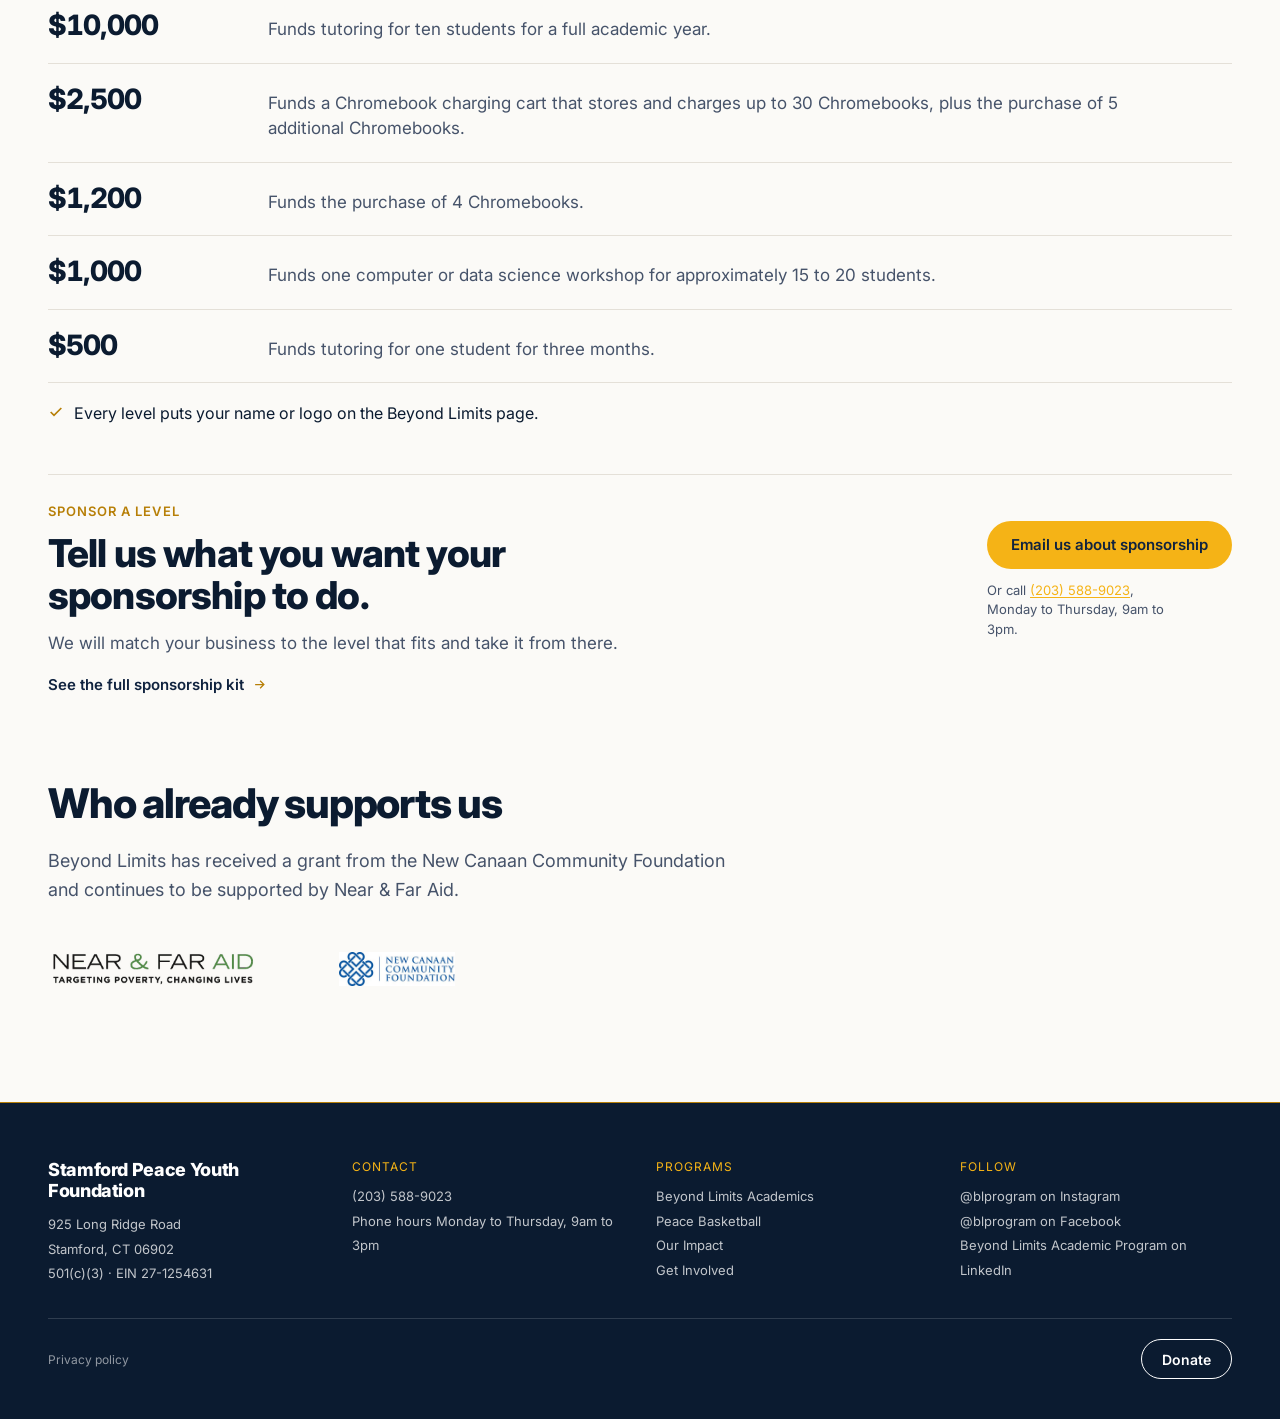
<file: sponsorship.html>
<!doctype html>
<html lang="en">
<head>
<meta charset="utf-8">
<meta name="robots" content="noindex, nofollow">
<meta name="viewport" content="width=device-width, initial-scale=1">
<title>Sponsorship · Beyond Limits Academics</title>
<style>
:root{--navy:#10233F;--ink:#0B1B30;--gold:#F5B316;--gold-deep:#B77F07;--gold-wash:#FDF3DA;--warm:#FBFAF7;--white:#FFFFFF;--slate:#46536A;--line:#E4E0D8;--serif:'Source Serif 4',Georgia,serif;--sans:Inter,system-ui,sans-serif;--pad:48px;--maxw:1280px}
*{box-sizing:border-box}
html{scroll-behavior:smooth}
body{margin:0;background:var(--warm);color:var(--slate);font-family:var(--sans);font-size:16px;-webkit-font-smoothing:antialiased}
a{color:var(--navy);text-decoration:none}a:hover{color:var(--gold-deep)}
img,svg{display:block}
button{font:inherit;color:inherit;background:none;border:0;padding:0;cursor:pointer}
:focus-visible{outline:2px solid var(--gold-deep);outline-offset:2px;border-radius:4px}
h1,h2,h3,p{margin:0}
.wrap{max-width:var(--maxw);margin:0 auto;padding:0 var(--pad)}
.d1{font-weight:800;color:var(--ink);font-size:clamp(40px,5.2vw,72px);line-height:1.04;letter-spacing:-.045em}
.h2{font-weight:800;color:var(--ink);font-size:clamp(28px,3.2vw,48px);line-height:1.06;letter-spacing:-.03em}
.h3{font-weight:700;color:var(--ink);font-size:24px;line-height:1.25;letter-spacing:-.01em}
.body{font-size:18px;line-height:1.62;max-width:64ch;text-wrap:pretty}
.sm{font-size:14.5px;line-height:1.55;color:var(--slate);text-wrap:pretty}
.micro{font-size:13px;font-weight:600;letter-spacing:.08em;text-transform:uppercase;color:var(--gold-deep)}
.micro-gold{font-size:13px;font-weight:600;letter-spacing:.08em;text-transform:uppercase;color:var(--gold)}
.stack{display:flex;flex-direction:column}
.section{padding:0 var(--pad) 88px}
.chip{display:inline-flex;align-items:center;gap:6px;background:var(--gold-wash);border:1px solid var(--gold-deep);color:var(--gold-deep);font-size:12px;font-weight:600;padding:3px 12px;border-radius:99px;width:fit-content}
.chip-navy{background:rgba(253,243,218,.14);border-color:var(--gold);color:var(--gold)}

/* header */
.headstack{position:sticky;top:0;z-index:60;background:var(--white)}
.nav{display:flex;align-items:center;justify-content:space-between;gap:24px;height:82px;padding:0 var(--pad);border-bottom:1px solid var(--line);background:var(--white);transition:height .22s ease}
.headstack.compact .nav{height:62px}
.headstack.compact .brandsub{opacity:0}
.brand{display:flex;align-items:center;gap:12px}
.brandname{font-size:17px;font-weight:800;letter-spacing:-.03em;color:var(--ink);line-height:1.1}
.brandsub{font-size:10px;font-weight:600;letter-spacing:.12em;text-transform:uppercase;color:var(--slate);transition:opacity .18s ease}
.navlinks{display:flex;align-items:center;gap:28px;font-size:14px;font-weight:500}
.navright{display:flex;align-items:center;gap:10px}
.pill{display:inline-flex;align-items:center;justify-content:center;height:36px;padding:0 18px;border-radius:999px;font-size:13px;font-weight:600;white-space:nowrap;transition:background-color .16s ease,color .16s ease,border-color .16s ease}
.pill-gold{background:var(--gold);color:var(--navy)}
.pill-gold:hover{background:var(--gold-deep);color:var(--navy)}
.pill-outline{border:1.5px solid var(--navy);color:var(--navy)}
.pill-outline:hover{background:var(--navy);color:var(--white)}
.navlink{position:relative;padding:6px 0;color:var(--slate);white-space:nowrap}
.navlink::after{content:"";position:absolute;left:0;right:0;bottom:0;height:2px;background:var(--gold);transform:scaleX(0);transform-origin:left;transition:transform .18s ease}
.navlink:hover::after,.navlink[aria-current="page"]::after{transform:scaleX(1)}
.navlink[aria-current="page"]{color:var(--navy);font-weight:600}
.burger{display:none;width:44px;height:44px;align-items:center;justify-content:center}
.drawer{display:none}

/* buttons */
.btn{display:inline-flex;align-items:center;justify-content:center;gap:8px;height:48px;padding:0 24px;border-radius:999px;font-size:15px;font-weight:600;white-space:nowrap;transition:background-color .16s ease,color .16s ease,border-color .16s ease,transform .16s ease}
.btn:active{transform:translateY(1px)}
.btn-primary{background:var(--gold);color:var(--navy)}
.btn-primary:hover{background:var(--gold-deep);color:var(--navy)}
.btn-secondary{border:1.5px solid var(--navy);color:var(--navy)}
.btn-secondary:hover{background:var(--navy);color:var(--white)}
.btn-ghost{border:1.5px solid var(--white);color:var(--white)}
.btn-ghost:hover{background:var(--white);color:var(--navy)}
.btn-lg{height:54px;padding:0 28px;letter-spacing:-.01em}
.btn-xs{height:40px;padding:0 20px;font-size:14px}
.tlink{display:inline-flex;align-items:center;gap:8px;font-size:14.5px;font-weight:600;color:var(--navy);white-space:nowrap;width:fit-content}
.tlink svg{transition:transform .18s ease}
.tlink:hover{color:var(--gold-deep)}
.tlink:hover svg{transform:translateX(4px)}

/* hero */
.hero{display:grid;grid-template-columns:1.05fr .95fr;gap:56px;align-items:center;padding:72px var(--pad) 88px}
.hero-copy{display:flex;flex-direction:column;gap:22px;min-width:0}
.sup{font-size:19px;line-height:1.55;color:var(--slate);max-width:48ch}
.hero-photo{height:520px;overflow:hidden;background:transparent}
.hero-photo img{width:100%;height:100%;object-fit:cover}
.hero-cta{display:flex;gap:12px;margin-top:4px;flex-wrap:wrap}
.slot{border:1.5px dashed var(--gold-deep);background:var(--gold-wash);border-radius:16px;display:flex;flex-direction:column;align-items:center;justify-content:center;gap:6px;text-align:center}
.slot-label{font-size:12px;font-weight:600;color:var(--gold-deep);line-height:1.4}

/* statement (why sponsorship works) */
.statement{display:flex;flex-direction:column;gap:18px;padding:88px var(--pad) 0;max-width:760px;margin:0 auto;text-align:center;align-items:center}

/* sponsorship levels, lifted from Sponsorship levels, revised */
.lede{display:grid;grid-template-columns:minmax(0,1fr) minmax(0,340px);gap:64px;align-items:end}
.naming{padding:0 0 0 22px;border-left:2px solid var(--gold);display:grid;grid-template-columns:minmax(0,1fr) auto;gap:32px;align-items:center}
.naming p{font-size:17px;line-height:1.5;color:var(--ink);max-width:70ch;text-wrap:pretty}
.naming b{font-weight:800}
.ladder{border-top:1px solid var(--line)}
.rung{display:grid;grid-template-columns:180px minmax(0,1fr);gap:40px;align-items:baseline;padding:20px 0;border-bottom:1px solid var(--line)}
.amt{font-size:28px;font-weight:800;letter-spacing:-.035em;color:var(--ink);font-variant-numeric:tabular-nums;line-height:1.1}
.funds{font-size:17px;line-height:1.5;color:var(--slate);text-wrap:pretty}
.recog{display:flex;align-items:flex-start;gap:10px;padding-top:18px;max-width:74ch}
.recog svg{flex:0 0 auto;margin-top:3px}
.recog p{font-size:16px;line-height:1.55;color:var(--ink)}

/* doorway, navy object */
.doorcard{padding:28px 0 0;border-top:1px solid var(--line);display:grid;grid-template-columns:minmax(0,1fr) auto;gap:56px;align-items:center}
.doorcard .h2{color:var(--ink);font-size:clamp(28px,3vw,40px);letter-spacing:-.022em;line-height:1.08;max-width:24ch}
.doorsub{font-size:17px;line-height:1.6;color:var(--slate);max-width:56ch;text-wrap:pretty}
.doorside{display:flex;flex-direction:column;align-items:flex-start;gap:12px}
.doornote{font-size:13px;line-height:1.5;color:var(--slate);max-width:24ch}

/* funders */
.logorow{display:grid;grid-template-columns:repeat(5,minmax(0,1fr));align-items:center;justify-items:center;gap:32px;padding:28px 0}
.logorow img{width:auto;max-width:100%}
.lg-nfa-solo{height:34px}
.logo-slot{width:100%;max-width:220px;height:60px;border-radius:8px}
.logo-slot .slot-label{font-size:11px}

/* footer, exact from canonical Home */
.foot{background:var(--ink);border-top:1px solid var(--gold-deep);padding:56px 0 40px}
.foot-grid{display:grid;grid-template-columns:repeat(4,minmax(0,1fr));gap:32px}
.foot-col{display:flex;flex-direction:column;gap:10px}
.foot-h{font-size:12px;letter-spacing:.08em;text-transform:uppercase;color:var(--gold)}
.foot-t{font-size:18px;font-weight:800;letter-spacing:-.02em;color:var(--white);line-height:1.2}
.foot-b{font-size:13px;line-height:1.9;color:var(--white);opacity:.75}
.foot-b a{color:var(--white)}.foot-b a:hover{color:var(--gold)}
.foot-bot{display:flex;justify-content:space-between;align-items:center;gap:20px;border-top:1px solid rgba(255,255,255,.15);padding-top:20px;margin-top:32px}
.foot-legal{font-size:12px;color:var(--white);opacity:.55}
.foot-legal a{color:var(--white)}

@media (max-width:1100px){
  :root{--pad:32px}
  .hero{gap:36px}
  .hero-photo{height:400px}
  .lede{grid-template-columns:1fr;gap:28px;align-items:start}
  .navlinks{gap:20px;font-size:13.5px}
}
@media (max-width:900px){
  :root{--pad:20px}
  .burger{display:flex}
  .navlinks,.navright{display:none}
  .nav{height:60px}
  .drawer{display:block;overflow:hidden;height:0;background:var(--white);border-bottom:1px solid var(--line);transition:height .26s ease}
  .drawer-inner{display:flex;flex-direction:column;padding:8px var(--pad) 20px;gap:2px}
  .drawer-inner a{display:flex;align-items:center;min-height:48px;font-size:16px;font-weight:500;color:var(--navy);border-bottom:1px solid var(--line)}
  .drawer-inner a:hover{color:var(--gold-deep)}
  .drawer .btn{margin-top:16px}
  .brandsub{display:none}
  .hero{grid-template-columns:1fr;gap:24px;padding:32px var(--pad)}
  .hero-photo{height:260px}
  .hero-cta{flex-direction:column;gap:12px;margin-top:0}
  .hero-cta .btn{width:100%;height:52px}
  .statement{padding:44px var(--pad) 0}
  .rung{grid-template-columns:1fr;gap:6px;padding:16px 0}
  .amt{font-size:24px}
  .naming{grid-template-columns:1fr;gap:14px;padding-left:18px}
  .doorcard{grid-template-columns:1fr;gap:24px}
  .doorside{align-items:stretch}
  .doorside .btn{width:100%;height:52px}
  .doornote{max-width:none}
  .logorow{grid-template-columns:repeat(2,minmax(0,1fr));gap:20px;padding:20px 0}
  .foot-grid{grid-template-columns:1fr;gap:24px}
  .foot-bot{flex-direction:column;align-items:flex-start}
  .section{padding:0 var(--pad) 44px}
}
@media (prefers-reduced-motion:reduce){*{transition-duration:.01ms!important}html{scroll-behavior:auto}}
.doornote a{color:var(--gold);text-decoration:underline;text-underline-offset:2px}
.doornote a:hover{color:var(--white)}
/* PATTERNS:START -- generated from patterns.css, do not edit here */
/* Self-hosted rather than loaded from Google: no third-party request, nothing
   about a family's visit leaves this domain, and the page cannot fall back to
   Georgia on a network that blocks the CDN.

   WOFF2, subset to the characters this site actually renders. The pair arrived
   as raw variable TTF at 2,037KB, which is a poor trade for families opening
   this on a phone. Subsetting to Basic Latin, Latin-1 Supplement, Latin
   Extended-A, General Punctuation, arrows and currency takes it to 337KB, and
   both variable axes survive, so every weight from 400 to 800 still resolves
   from the one file.

   The ranges are deliberately wider than today's text. Latin-1 covers Spanish
   accents, because Spanish versions of the parent-facing pages are an open
   question with Andy. The arrow range is not optional: impact.html renders a
   &rarr; and without it that character ships as tofu.

   To regenerate after a copy change that introduces a new character, subset
   from the TTF originals with fontTools rather than editing these files. */
@font-face{font-family:Inter;src:url('fonts/Inter-variable.woff2') format('woff2');font-style:normal;font-weight:100 900;font-display:swap}
@font-face{font-family:'Source Serif 4';src:url('fonts/SourceSerif4-variable.woff2') format('woff2');font-style:normal;font-weight:200 900;font-display:swap}

/* ============================================================================
   Photograph patterns. Single source of truth.

   The nine pages each carry their own <style> block and none of them match, so
   these rules are NOT copied by hand into nine files. build-site.py inlines this
   file into every page at the PATTERNS marker and fails the build if a page is
   missing it. Edit here, run the build, and every page gets it.

   Inlined rather than <link>ed on purpose: this is a static GitHub Pages site and
   an extra blocking request for ~4KB is a worse trade than the duplication.

   EVERY CLASS IS PREFIXED p-. That is not decoration.
   The first version of this file used .ph and .mosaic, and both already existed:
   .ph is a 340px navy placeholder box on index and tutoring, .mosaic is the
   two-column layout on tutoring. Injecting them silently restyled both live
   sections. (.band collided only with a dead rule no markup uses, so that one
   was harmless.) The prefix is what stops a new pattern reaching into markup it
   was never meant to touch, so keep it.

   House rules these follow:
     - tokens only, no new colours
     - .wrap is max-width 1280 with 48px sides; .section adds 88px bottom
     - breakpoints are 1100 and 900, matching the pages
     - every image declares aspect-ratio so nothing reflows when it loads
   ============================================================================ */

/* Shared. Every photograph on the site goes through .p-img. -----------------

   No height here on purpose. Two kinds of pattern use this:
     - the IMAGE carries the shape (card, figure, pair, accent) via aspect-ratio
     - the WRAPPER carries the shape (band, split, mosaic) and the image fills it
   A blanket height:100% breaks the first kind: inside a flex card it resolves
   against the card and silently overrides aspect-ratio, which is exactly how the
   three cards in a grid ended up three different heights. So the wrapper-shaped
   patterns opt into height:100% themselves, below.

   height:auto is load-bearing, not a default. Every <img> carries width and
   height attributes so the browser reserves the right box before the file
   arrives, and those attributes are presentational hints: with no height in the
   CSS they apply literally, so a 600x600 file in a 240px column rendered 240
   wide by 600 tall and aspect-ratio was ignored, because aspect-ratio only
   applies when height is auto. */
.p-img{display:block;width:100%;height:auto;object-fit:cover;background:var(--sky);border-radius:0}
.p-img-flat{border-radius:0}
.p-fig{margin:0}
.p-cap{margin-top:10px;font-size:13.5px;line-height:1.5;color:var(--slate);max-width:58ch}

/* 1. Full-bleed band -------------------------------------------------------
   Escapes .wrap entirely, so it is a top-level <section class="p-band">, never
   a child of .wrap.section. Text sits on a scrim, not on the bare photograph:
   a photo's own contrast is not something we control. */
.p-band{position:relative;margin:0 0 88px;min-height:clamp(320px,42vw,520px);display:grid;isolation:isolate}
.p-band>.p-img{position:absolute;inset:0;height:100%;border-radius:0;z-index:0}
.p-band::after{content:"";position:absolute;inset:0;z-index:1;background:linear-gradient(100deg,rgba(11,27,48,.86) 0%,rgba(11,27,48,.66) 46%,rgba(11,27,48,.28) 100%)}
.p-band-in{position:relative;z-index:2;align-self:center;width:100%;max-width:var(--maxw);margin:0 auto;padding:64px var(--pad);display:flex;flex-direction:column;gap:18px;align-items:flex-start}
.p-band-in>*{max-width:44ch}
.p-band .h2,.p-band .d1{color:var(--white)}
.p-band .body,.p-band .sup{color:#DCE4EF}
.p-band .micro{color:var(--gold)}
/* A centred band needs a symmetric scrim: the default gradient is built for
   text sitting on the left, so it leaves the right end of a centred headline on
   the lightest part of the photograph. */
.p-band-center::after{background:linear-gradient(180deg,rgba(11,27,48,.60) 0%,rgba(11,27,48,.78) 100%)}
/* A band carrying only an eyebrow and a heading collapses to about 199px on a
   phone, because min-height goes to 0 below 900. A 2.5:1 group photograph in a
   390x199 box is a strip of torsos. These bands drop the picture and keep the
   colour; Donate's band is taller and keeps its photograph. */
@media (max-width:900px){
  .p-band.p-band-tight>.p-img{display:none}
  .p-band.p-band-tight::after{background:var(--navy)}
  .p-band-tight .p-band-in{padding-top:44px;padding-bottom:44px}
}

/* 2. Photo beside copy -----------------------------------------------------
   Copy leads. .p-split-flip puts the photograph first on wide screens and
   leaves source order alone, so a screen reader still hears the heading first. */
.p-split{display:grid;grid-template-columns:1fr 1fr;gap:clamp(28px,4vw,64px);align-items:center}
.p-split-media{aspect-ratio:4/3;margin:0}
.p-split-media .p-img{height:100%}
.p-split-flip .p-split-media{order:-1}
.p-split-copy{display:flex;flex-direction:column;gap:16px;align-items:flex-start}

/* 3. Inline figure ---------------------------------------------------------
   Sits inside a reading column and is deliberately narrower than the text it
   interrupts, so the eye keeps its place. */
.p-figure{margin:26px 0 0;max-width:520px}
.p-figure .p-img{aspect-ratio:5/4}

/* 4. Portrait pair ---------------------------------------------------------
   Two people, named. The name is part of the pattern because an unnamed
   portrait on an About page is worse than no portrait. */
.p-pair{display:grid;grid-template-columns:repeat(2,minmax(0,1fr));gap:clamp(20px,3vw,40px);max-width:760px}
.p-pair figure{margin:0}
.p-pair .p-img{aspect-ratio:4/5}
.p-pair-name{margin-top:12px;font-size:17px;font-weight:700;letter-spacing:-.01em;color:var(--ink)}
.p-pair-role{margin-top:2px;font-size:14px;color:var(--slate)}

/* 5. Card grid -------------------------------------------------------------
   Two, three or four across. Set --n to the count; it collapses on its own. */
.p-grid{display:grid;grid-template-columns:repeat(var(--n,3),minmax(0,1fr));gap:clamp(18px,2.4vw,28px)}
.p-card{display:flex;flex-direction:column;background:var(--white);border:1px solid var(--line);border-radius:16px;overflow:hidden}
.p-card .p-img{aspect-ratio:3/2;border-radius:0}
.p-card-b{padding:18px 20px 22px;display:flex;flex-direction:column;gap:7px;flex:1}
.p-card-t{font-size:17px;font-weight:700;letter-spacing:-.01em;color:var(--ink)}

/* 6. Mosaic ----------------------------------------------------------------
   One room, three ways. Used exactly once on the site, on the tutoring centre.
   Give the biggest slot the strongest photograph: the large cell is the one
   people read, so a weak image there inverts the whole point of the pattern. */
.p-mosaic{display:grid;grid-template-columns:1.55fr 1fr;grid-template-rows:repeat(2,1fr);gap:14px;aspect-ratio:16/9}
.p-mosaic>*{margin:0}
.p-mosaic>*:first-child{grid-row:span 2}
.p-mosaic .p-img{height:100%}

/* 7. Quiet accent ----------------------------------------------------------
   The smallest pattern. For sections whose content is the words, where a
   photograph is a breath rather than evidence. */
.p-accent{display:flex;gap:clamp(20px,3vw,36px);align-items:flex-start}
.p-accent-media{flex:0 0 clamp(160px,20vw,240px);margin:0}
.p-accent-media .p-img{aspect-ratio:1}
.p-accent-copy{flex:1;min-width:0;display:flex;flex-direction:column;gap:14px;align-items:flex-start}

/* 8. Aside -----------------------------------------------------------------
   Content leads on the left, a figure sits beside it on the right. Born on
   tutoring.html "How to enroll", where a figure in the reading column left an
   empty half page next to it: this puts the photograph in that space and made
   the section 30% shorter. Anything full width inside it takes .p-aside-wide. */
.p-aside{display:grid;grid-template-columns:1.15fr .85fr;gap:clamp(28px,4vw,56px);align-items:start}
.p-aside-wide{grid-column:1/-1}
.p-figure-flush{margin-top:0}

/* 9. Numbered grid ---------------------------------------------------------
   For a list of principles that arrived as one paragraph with inline numbers.
   Same words, one entry point per item instead of one for the whole block. */
.p-numgrid{display:grid;grid-template-columns:repeat(3,minmax(0,1fr));gap:clamp(16px,2vw,22px)}
.p-num{border-top:1px solid var(--line);
padding:20px 22px 22px;display:flex;flex-direction:column;gap:6px}
.p-num-n{font-size:13px;font-weight:700;color:var(--gold-deep);letter-spacing:.04em;
font-variant-numeric:tabular-nums}
.p-num-t{font-size:17px;font-weight:700;letter-spacing:-.01em;color:var(--ink)}

/* 10. Field list -----------------------------------------------------------
   For a set of things a reader needs to COMPARE. Three leagues were described
   in three prose paragraphs covering the same six attributes in a different
   order each time, so the fact that only one of them takes girls was invisible
   without reading all three to the end. Same labels, same order, every card. */
.fields{margin:2px 0 0;display:flex;flex-direction:column;gap:9px}
.fq dt{font-size:11px;font-weight:700;letter-spacing:.07em;text-transform:uppercase;color:var(--gold-deep)}
.fq dd{margin:2px 0 0;font-size:14.5px;line-height:1.5;color:var(--slate)}
/* The labels only compare if they line up across cards, so a heading that wraps
   to two lines must not push its own field list down past its neighbours'. */
h3:has(+ .fields){min-height:2.6em}
@media (max-width:900px){h3:has(+ .fields){min-height:0}}

/* 11. Quote grid -----------------------------------------------------------
   Four testimonies at 20px with 56px quote marks read as four essays. The fix
   was never fewer quotes: it was smaller ones. The number they all support
   leads the section rather than trailing it in a sentence nobody reaches. */
.qlead{display:flex;gap:22px;align-items:flex-start;background:var(--white);
border:1px solid var(--line);border-radius:16px;padding:22px 26px}
.qlead-num{font-size:44px;font-weight:800;letter-spacing:-.03em;color:var(--gold-deep);line-height:1}
.qlead-t{font-size:15px;font-weight:700;color:var(--ink);margin-bottom:4px}
.qlead .sm{max-width:62ch}
.qgrid{display:grid;grid-template-columns:repeat(2,minmax(0,1fr));gap:16px}
.qcompact{padding:22px 24px;gap:10px}
.qcompact .qtext{font-size:16.5px;line-height:1.5}
.qcompact .qmark{font-size:34px}

/* Text link ----------------------------------------------------------------
   .tlink is an existing site class, but only four of the nine pages define it
   and the four do not agree. impact.html and about.html use it and style it not
   at all, so their links rendered as plain inline text and the arrow wrapped to
   its own line. One definition here, last in the cascade, so all nine match.
   width:fit-content and white-space:nowrap are sponsorship's version, which is
   the only one that had already solved the wrapping arrow. */
.tlink{display:inline-flex;align-items:center;gap:8px;font-size:15px;font-weight:600;
color:var(--navy);white-space:nowrap;width:fit-content}
.tlink svg{transition:transform .18s ease}
.tlink:hover{color:var(--gold-deep)}
.tlink:hover svg{transform:translateX(4px)}
@media (prefers-reduced-motion:reduce){.tlink svg,.tlink:hover svg{transition:none;transform:none}}

/* 12. Growth arc -----------------------------------------------------------
   Two numbers and the distance between them. Built because "supporting
   initially five students... now working with 250+" was a subordinate clause
   on a page called Our Impact. */
.arc{display:flex;align-items:center;gap:clamp(20px,4vw,48px);padding:22px 0 0;
border-top:1px solid var(--line);flex-wrap:wrap}
.arc-yr{font-size:11px;font-weight:700;letter-spacing:.08em;text-transform:uppercase;color:var(--slate)}
.arc-n{font-size:52px;font-weight:800;letter-spacing:-.04em;line-height:1;color:var(--slate);margin-top:4px}
.arc-now{color:var(--gold-deep)}
.arc-to{font-size:30px;color:var(--line)}
.arc .sm{margin-top:6px;display:block}
.fields-wide .fq dd{max-width:66ch}
.whycard{padding:22px 0 0;border-top:1px solid var(--line)}

/* 13. Logo wall ------------------------------------------------------------
   A modifier on the site's existing .logorow, NOT a replacement, because the
   per-logo heights on index.html were already hand-tuned and an area-normalising
   formula independently agreed with them within a few pixels. Sizing was never
   the problem. Two things were: fourteen competing colour schemes, and a five
   column grid that left fourteen logos as 5 / 5 / 4 with an orphan gap.

   The filter is measured, not chosen by eye. grayscale plus opacity left a
   93-point spread between the palest logo and the darkest, because opacity
   cannot rescue a pale original. Darkening cuts that spread to 43. */
.p-logowall{grid-template-columns:repeat(auto-fit,minmax(140px,1fr));gap:18px 20px}
.p-logowall img{filter:grayscale(1) brightness(.45);transition:filter .18s ease;max-width:100%}
.p-logowall a:hover img,.p-logowall a:focus-visible img{filter:none}
@media (prefers-reduced-motion:reduce){.p-logowall img{transition:none}}

/* 14. Three-up mosaic ------------------------------------------------------
   A modifier on the site's .mosaic-grid, which is a 2x2. Three photographs in a
   four-cell grid leave an orphan, so the first spans both columns. */
.p-mosaic3{grid-template-rows:auto auto}
.p-mosaic3>*:first-child{grid-column:1/-1}
.p-mosaic3>*{min-height:0}

/* 15. Name chips -----------------------------------------------------------
   For a long list of peers where every entry carries equal weight. Built for
   the 26 colleges on basketball.html, which had been a five-column text grid
   with rules through it, plus a screenshot of a six-logo collage that named
   five colleges the list already had. Chips beat logos here: we hold logo files
   for three of the twenty-six, and featuring those three would claim they are
   special when the only thing special about them is that we have the files. */
.p-chips{list-style:none;display:flex;flex-wrap:wrap;gap:8px;margin:2px 0 0;padding:0}
.p-chips li{font-size:14px;line-height:1;color:var(--navy);background:var(--white);
border:1px solid var(--line);border-radius:999px;padding:9px 15px}

/* Logo strip ---------------------------------------------------------------
   Not one of the seven. Real logo files on a neutral ground. */
.p-logos{display:flex;flex-wrap:wrap;gap:clamp(20px,3vw,44px);align-items:center}
.p-logos img{height:clamp(38px,4.4vw,56px);width:auto;object-fit:contain;filter:grayscale(1);opacity:.72;transition:filter .18s ease,opacity .18s ease}
.p-logos img:hover{filter:grayscale(0);opacity:1}

/* 16. Dark Chorus ---------------------------------------------------------
   Selected tutoring direction. These are opt-in composition rules rather
   than global replacements: the system lives here, but only markup carrying
   a p-chorus-* class adopts it. Flat fields, rules and whitespace do the
   grouping so scholarship recipients and testimony never become card grids. */
.p-chorus-hero{grid-template-columns:minmax(0,1fr) minmax(360px,.82fr);gap:clamp(42px,6vw,78px);align-items:center}
.p-chorus-hero-copy{gap:28px}
.p-chorus-hero{padding-top:clamp(72px,9vw,132px);padding-bottom:clamp(72px,9vw,132px)}
.p-chorus-hero .d1{font-size:clamp(3.25rem,8vw,7rem);line-height:.92;letter-spacing:-.058em;text-wrap:balance}
.p-chorus-hero .sup{font-size:clamp(1.25rem,2vw,1.65rem);line-height:1.48}
.p-chorus-hero .btn,.p-chorus-hero .tlink{font-size:.875rem}
.p-chorus-hero-media{width:min(100%,560px);height:auto;justify-self:end;border-radius:0;overflow:visible;background:transparent}
.p-chorus-hero-media img{width:100%;height:auto;aspect-ratio:4/3;object-fit:cover;object-position:50% 35%;border-radius:0}

.p-chorus-sessions{padding:0;background:var(--sky)}
.p-chorus-sessions-inner{display:grid;grid-template-columns:minmax(300px,.8fr) minmax(0,1.2fr);gap:clamp(44px,7vw,112px);align-items:start;padding-top:clamp(48px,5vw,66px);padding-bottom:clamp(48px,5vw,66px)}
.p-chorus-heading{font-size:clamp(2.2rem,5vw,4.6rem);line-height:.98;letter-spacing:-.045em;text-wrap:balance}
.p-chorus-prose{font-size:clamp(.9375rem,1.4vw,1.05rem);line-height:1.68;max-width:65ch;text-wrap:pretty}

.p-chorus-scholarships{padding-top:clamp(88px,9vw,128px);padding-bottom:clamp(88px,9vw,128px)}
.p-chorus-scholarships-head{display:flex;flex-direction:column;gap:24px;max-width:940px}
.p-chorus-scholarship-list{display:flex;flex-direction:column;gap:clamp(84px,10vw,128px);margin-top:clamp(56px,7vw,96px)}
.p-chorus-scholarship{display:flex;flex-direction:column;gap:26px;min-width:0}
.p-chorus-subheading{font-size:clamp(1.25rem,2vw,1.65rem);font-weight:600;line-height:1.15;letter-spacing:-.022em;color:var(--ink);text-wrap:balance}
.p-chorus-scholarship-body{display:flex;flex-direction:column;gap:18px;font-size:clamp(.9375rem,1.4vw,1.05rem);line-height:1.68;max-width:65ch;text-wrap:pretty}
.p-chorus-recipient-line{font-weight:700;color:var(--ink)}
.p-chorus-recipient-set{display:grid;grid-template-columns:repeat(2,minmax(0,1fr));gap:24px;margin-top:12px;min-width:0}
/* At full phone width a 4:5 portrait is about 430px tall, so two of them fill a
   screen before any text. Cap them and keep the pair side by side. */
@media (max-width:900px){
  .p-chorus-recipient-set{gap:16px}
  .p-chorus-recipient>.p-img{aspect-ratio:1/1}
}
.p-chorus-recipient{min-width:0;max-width:420px;margin:0;background:transparent;border:0;border-radius:0;box-shadow:none}
.p-chorus-recipient>.p-img{width:100%;height:auto;aspect-ratio:4/5;object-fit:cover;background:transparent;border:0;border-radius:0;box-shadow:none}
.p-chorus-recipient figcaption{display:flex;flex-direction:column;gap:4px;margin-top:14px;background:transparent;border:0;box-shadow:none;font-size:.75rem}
.p-chorus-recipient figcaption strong{font-size:clamp(.9375rem,1.4vw,1.05rem);color:var(--ink)}
.p-chorus-recipient figcaption span,.p-chorus-testimony figcaption,.p-chorus-recipient-quote-credit{font-size:.75rem;line-height:1.5;letter-spacing:.075em;text-transform:uppercase;color:var(--slate)}
.p-chorus-recipient-quote{margin:18px 0 0;padding-left:18px;border-left:2px solid var(--gold);border-radius:0;font-family:var(--serif);font-size:clamp(.9375rem,1.4vw,1.05rem);line-height:1.62;color:var(--navy)}
.p-chorus-recipient-quote-credit{display:block;margin:9px 0 0 20px;font-style:normal}

.p-chorus-testimonials{padding:0;background:var(--navy);color:var(--white)}
.p-chorus-testimonials-inner{display:grid;grid-template-columns:minmax(280px,.75fr) minmax(0,1.25fr);gap:clamp(50px,7vw,108px);padding-top:clamp(82px,9vw,132px);padding-bottom:clamp(82px,9vw,132px)}
.p-chorus-testimonial-lead{display:flex;flex-direction:column;gap:40px}
.p-chorus-testimonials .p-chorus-heading,.p-chorus-testimonials .p-chorus-stat-copy strong,.p-chorus-testimonials .p-chorus-testimony blockquote{color:var(--white)}
.p-chorus-stat{display:flex;align-items:flex-start;gap:24px}
.p-chorus-stat-number{font-size:clamp(2.2rem,5vw,4.6rem);font-weight:800;line-height:.82;letter-spacing:-.05em;color:var(--gold)}
.p-chorus-stat-copy{font-size:clamp(.9375rem,1.4vw,1.05rem);line-height:1.68;max-width:60ch;color:var(--sky)}
.p-chorus-testimony-list{display:grid;grid-template-columns:repeat(2,minmax(0,1fr));gap:48px 30px}
.p-chorus-testimony{margin:0;padding-top:22px;border-top:1px solid var(--slate);border-radius:0;background:transparent;box-shadow:none}
.p-chorus-testimony blockquote{margin:0;font-family:var(--serif);font-size:clamp(1.25rem,2vw,1.65rem);line-height:1.48;text-wrap:pretty}
.p-chorus-testimony figcaption{margin-top:18px;color:var(--sky)}

/* Responsive ---------------------------------------------------------------
   1100 first, then 900, matching the pages' own breakpoints. */
@media (max-width:1100px){
  .p-grid{grid-template-columns:repeat(min(var(--n,3),2),minmax(0,1fr))}
  .p-accent-media{flex-basis:clamp(140px,22vw,200px)}
  .p-numgrid{grid-template-columns:repeat(2,minmax(0,1fr))}
}
@media (max-width:900px){
  .p-band{min-height:0;margin-bottom:64px}
  .p-band-in{padding:48px var(--pad)}
  .p-band::after{background:linear-gradient(180deg,rgba(11,27,48,.72) 0%,rgba(11,27,48,.84) 100%)}
  .p-split{grid-template-columns:1fr;gap:24px}
  .p-split-flip .p-split-media{order:0}
  .p-grid{grid-template-columns:1fr}
  .p-pair{grid-template-columns:1fr 1fr;gap:16px}
  .p-mosaic{grid-template-columns:1fr;grid-template-rows:none;aspect-ratio:auto}
  .p-mosaic>*:first-child{grid-row:auto}
  .p-mosaic .p-img{aspect-ratio:3/2}
  .p-accent{flex-direction:column;gap:18px}
  .p-accent-media{flex-basis:auto;width:min(100%,260px)}
  .p-figure{max-width:100%}
  .p-aside{grid-template-columns:1fr;gap:28px}
  .p-numgrid{grid-template-columns:1fr}
  .qgrid{grid-template-columns:1fr}
  .qlead{flex-direction:column;gap:10px}
  .p-chorus-hero{grid-template-columns:1fr;gap:24px;padding-top:64px;padding-bottom:64px}
  .p-chorus-hero-media{width:100%;max-width:100%;justify-self:stretch}
  .p-chorus-sessions-inner,.p-chorus-testimonials-inner,.p-chorus-testimony-list{grid-template-columns:1fr}
  .p-chorus-sessions-inner{gap:32px;padding-top:64px;padding-bottom:64px}
  .p-chorus-scholarships{padding-top:64px;padding-bottom:64px}
  .p-chorus-scholarship-list{gap:84px}
  .p-chorus-recipient-set{grid-template-columns:1fr}
  .p-chorus-testimonials-inner{gap:58px;padding-top:64px;padding-bottom:64px}
  .p-chorus-stat{flex-direction:column;gap:16px}
}

/* A photograph is decoration here, never information. Anyone who cannot see it
   still has the heading and the copy, so no pattern hides text behind an image. */
@media (prefers-reduced-motion:reduce){
  .p-logos img{transition:none}
}
/* PATTERNS:END */
</style>
</head>
<body>

<div class="headstack" id="headstack">
  <nav class="nav" aria-label="Main">
    <a class="brand" href="index.html" aria-label="Stamford Peace Youth Foundation, home">
      <span><span class="brandname">Stamford Peace</span><span class="brandsub" style="display:block">Youth Foundation</span></span>
    </a>
    <div class="navlinks">
      <a class="navlink" href="beyond-limits.html">Beyond Limits</a>
      <a class="navlink" href="basketball.html">Basketball</a>
      <a class="navlink" href="impact.html">Our Impact</a>
      <a class="navlink" href="about.html">About</a>
      <a class="navlink" href="start.html">Get Involved</a>
    </div>
    <div class="navright">
      <a class="pill pill-outline" href="#">Español</a>
      <a class="pill pill-gold" href="donate.html">Donate</a>
    </div>
    <button class="burger" id="burger" aria-expanded="false" aria-controls="drawer" aria-label="Open menu">
      <svg width="24" height="24" viewBox="0 0 24 24" fill="none" stroke="#10233F" stroke-width="2" aria-hidden="true"><path d="M4 7h16M4 12h16M4 17h16"/></svg>
    </button>
  </nav>
  <div class="drawer" id="drawer">
    <div class="drawer-inner">
      <a href="beyond-limits.html">Beyond Limits</a>
      <a href="basketball.html">Basketball</a>
      <a href="impact.html">Our Impact</a>
      <a href="about.html">About</a>
      <a href="start.html">Get Involved</a>
      <a href="#">Español</a>
      <a class="btn btn-primary" href="donate.html">Donate</a>
    </div>
  </div>
</div>

<main id="top">

  <section class="wrap hero" data-screen-label="Hero">
    <div class="hero-copy">
      <h1 class="d1">Put your name where a student can see it.</h1>
      <p class="sup">Beyond Limits supports over 250 students each year across lower Fairfield County. Sponsorship connects your business to those students, their families and the schools and community partners we work with, from $500 to naming rights on our tutoring center.</p>
      <div class="hero-cta">
        <a class="btn btn-primary btn-lg" href="#sponsorship">Talk to us about sponsoring</a>
        <a class="btn btn-secondary btn-lg" href="https://cdn3.sportngin.com/attachments/document/0b43-3495706/BL_Sponsorship_Kit_2025-2026_FINAL.pdf" target="_blank" rel="noopener">Download the sponsorship kit (PDF)</a>
      </div>
    </div>
    <div class="hero-photo">
      <img src="img/p114-tutoring-room-desks-hero.jpg" width="1024" height="768" alt="Four students working at the tutoring room desks under a wall of college pennants">
    </div>
  </section>

  <section class="wrap" data-screen-label="Why sponsorship works">
    <div class="statement">
      <h2 class="h2">Why sponsorship works</h2>
        <img class="p-img" src="img/p46-supporters-event-2-accent.jpg" width="600" height="600" loading="lazy" decoding="async" alt="Supporters gathered at a table at a Stamford Peace event" style="max-width:200px;margin:6px 0 2px">
      <p class="body" style="max-width:60ch">Corporations spend on sponsorship every year for one reason: it works, building goodwill and visibility with the community a business serves. A local sponsor gets that same return, plus something a stadium naming deal never delivers, a direct hand in whether a student nearby gets the help they need.</p>
    </div>
  </section>

  <section class="wrap section" id="sponsorship" data-screen-label="Sponsorship levels" aria-labelledby="sponsorship-h" style="padding-top:88px">
    <div class="stack" style="gap:36px">

      <div class="lede">
        <div class="stack" style="gap:16px">
          <span class="micro">Business sponsorship</span>
          <h2 class="h2" id="sponsorship-h">Pick the level that fits your business.</h2>
          <p class="body">Every level is the same idea at a different scale, and all of it supports the Beyond Limits Academic Program.</p>
        </div>
        <div class="stack" style="gap:10px">
          <p class="sm">For in-kind sponsorship we will contact you to discuss the details and customize a package for you.</p>
        </div>
      </div>

      <div class="naming">
        <p><b>$20,000 names our tutoring center</b> at 925 Long Ridge Road, and only one is available.</p>
      </div>

      <div class="stack" style="gap:0">
        <div class="ladder">
          <div class="rung"><div class="amt">$10,000</div><p class="funds">Funds tutoring for ten students for a full academic year.</p></div>
          <div class="rung"><div class="amt">$2,500</div><p class="funds">Funds a Chromebook charging cart that stores and charges up to 30 Chromebooks, plus the purchase of 5 additional Chromebooks.</p></div>
          <div class="rung"><div class="amt">$1,200</div><p class="funds">Funds the purchase of 4 Chromebooks.</p></div>
          <div class="rung"><div class="amt">$1,000</div><p class="funds">Funds one computer or data science workshop for approximately 15 to 20 students.</p></div>
          <div class="rung"><div class="amt">$500</div><p class="funds">Funds tutoring for one student for three months.</p></div>
        </div>
        <div class="recog">
          <svg width="16" height="16" viewBox="0 0 24 24" fill="none" stroke="#B77F07" stroke-width="2.5" aria-hidden="true"><path d="M4 12l5 5 11-11"/></svg>
          <p>Every level puts your name or logo on the Beyond Limits page.</p>
        </div>
      </div>

      <div class="stack" style="gap:18px;margin-top:12px">
        <div class="doorcard">
          <div class="stack" style="gap:14px">
            <span class="micro">Sponsor a level</span>
            <h2 class="h2">Tell us what you want your sponsorship to do.</h2>
            <p class="doorsub">We will match your business to the level that fits and take it from there.</p>
          </div>
          <div class="doorside">
            <a class="btn btn-primary" href="mailto:info@peaceyouthct.org?subject=Beyond%20Limits%20sponsorship">Email us about sponsorship</a>
            <p class="doornote">Or call <a href="tel:+12035889023">(203) 588-9023</a>, Monday to Thursday, 9am to 3pm.</p>
          </div>
        </div>
        <a class="tlink" href="https://cdn3.sportngin.com/attachments/document/0b43-3495706/BL_Sponsorship_Kit_2025-2026_FINAL.pdf" target="_blank" rel="noopener">See the full sponsorship kit <svg width="15" height="15" viewBox="0 0 24 24" fill="none" stroke="#B77F07" stroke-width="2" aria-hidden="true"><path d="M5 12h14M13 6l6 6-6 6"/></svg></a>
      </div>

    </div>
  </section>

  <section class="wrap section" data-screen-label="Funders">
    <div class="stack" style="gap:20px">
      <h2 class="h2">Who already supports us</h2>
      <p class="body">Beyond Limits has received a grant from the New Canaan Community Foundation and continues to be supported by Near & Far Aid.</p>
      <div class="logorow">
        <img class="lg-nfa-solo" src="logo-near-and-far-aid.png" alt="Near & Far Aid">
        <img class="lg-nfa-solo" src="img/p59-logo-new-canaan-community-foundation-logo.jpg" width="520" height="152" loading="lazy" decoding="async" alt="New Canaan Community Foundation">
      </div>
    </div>
  </section>

</main>

<footer class="foot">
  <div class="wrap">
    <div class="foot-grid">
      <div class="foot-col">
        <p class="foot-t">Stamford Peace Youth Foundation</p>
        <p class="foot-b">925 Long Ridge Road<br>Stamford, CT 06902<br>501(c)(3) · EIN 27-1254631</p>
      </div>
      <div class="foot-col">
        <p class="foot-h">Contact</p>
        <p class="foot-b"><a href="tel:+12035889023">(203) 588-9023</a><br>Phone hours Monday to Thursday, 9am to 3pm</p>
      </div>
      <div class="foot-col">
        <p class="foot-h">Programs</p>
        <p class="foot-b"><a href="beyond-limits.html">Beyond Limits Academics</a><br><a href="basketball.html">Peace Basketball</a><br><a href="impact.html">Our Impact</a><br><a href="start.html">Get Involved</a></p>
      </div>
      <div class="foot-col">
        <p class="foot-h">Follow</p>
        <p class="foot-b">@blprogram on Instagram<br>@blprogram on Facebook<br>Beyond Limits Academic Program on LinkedIn</p>
      </div>
    </div>
    <div class="foot-bot">
      <p class="foot-legal"><a href="#">Privacy policy</a></p>
      <a class="btn btn-ghost btn-xs" href="donate.html">Donate</a>
    </div>
  </div>
</footer>

<script>
(function(){
var head=document.getElementById('headstack');
function onScroll(){head.classList.toggle('compact',window.scrollY>48)}
onScroll();window.addEventListener('scroll',onScroll,{passive:true});
var burger=document.getElementById('burger'),drawer=document.getElementById('drawer');
function setDrawer(open){burger.setAttribute('aria-expanded',open?'true':'false');burger.setAttribute('aria-label',open?'Close menu':'Open menu');drawer.style.height=open?drawer.firstElementChild.offsetHeight+'px':'0px'}
burger.addEventListener('click',function(){setDrawer(burger.getAttribute('aria-expanded')!=='true')});
drawer.addEventListener('click',function(e){if(e.target.tagName==='A')setDrawer(false)});
window.addEventListener('resize',function(){if(window.innerWidth>900)setDrawer(false)});
})();
</script>
</body>
</html>
</file>
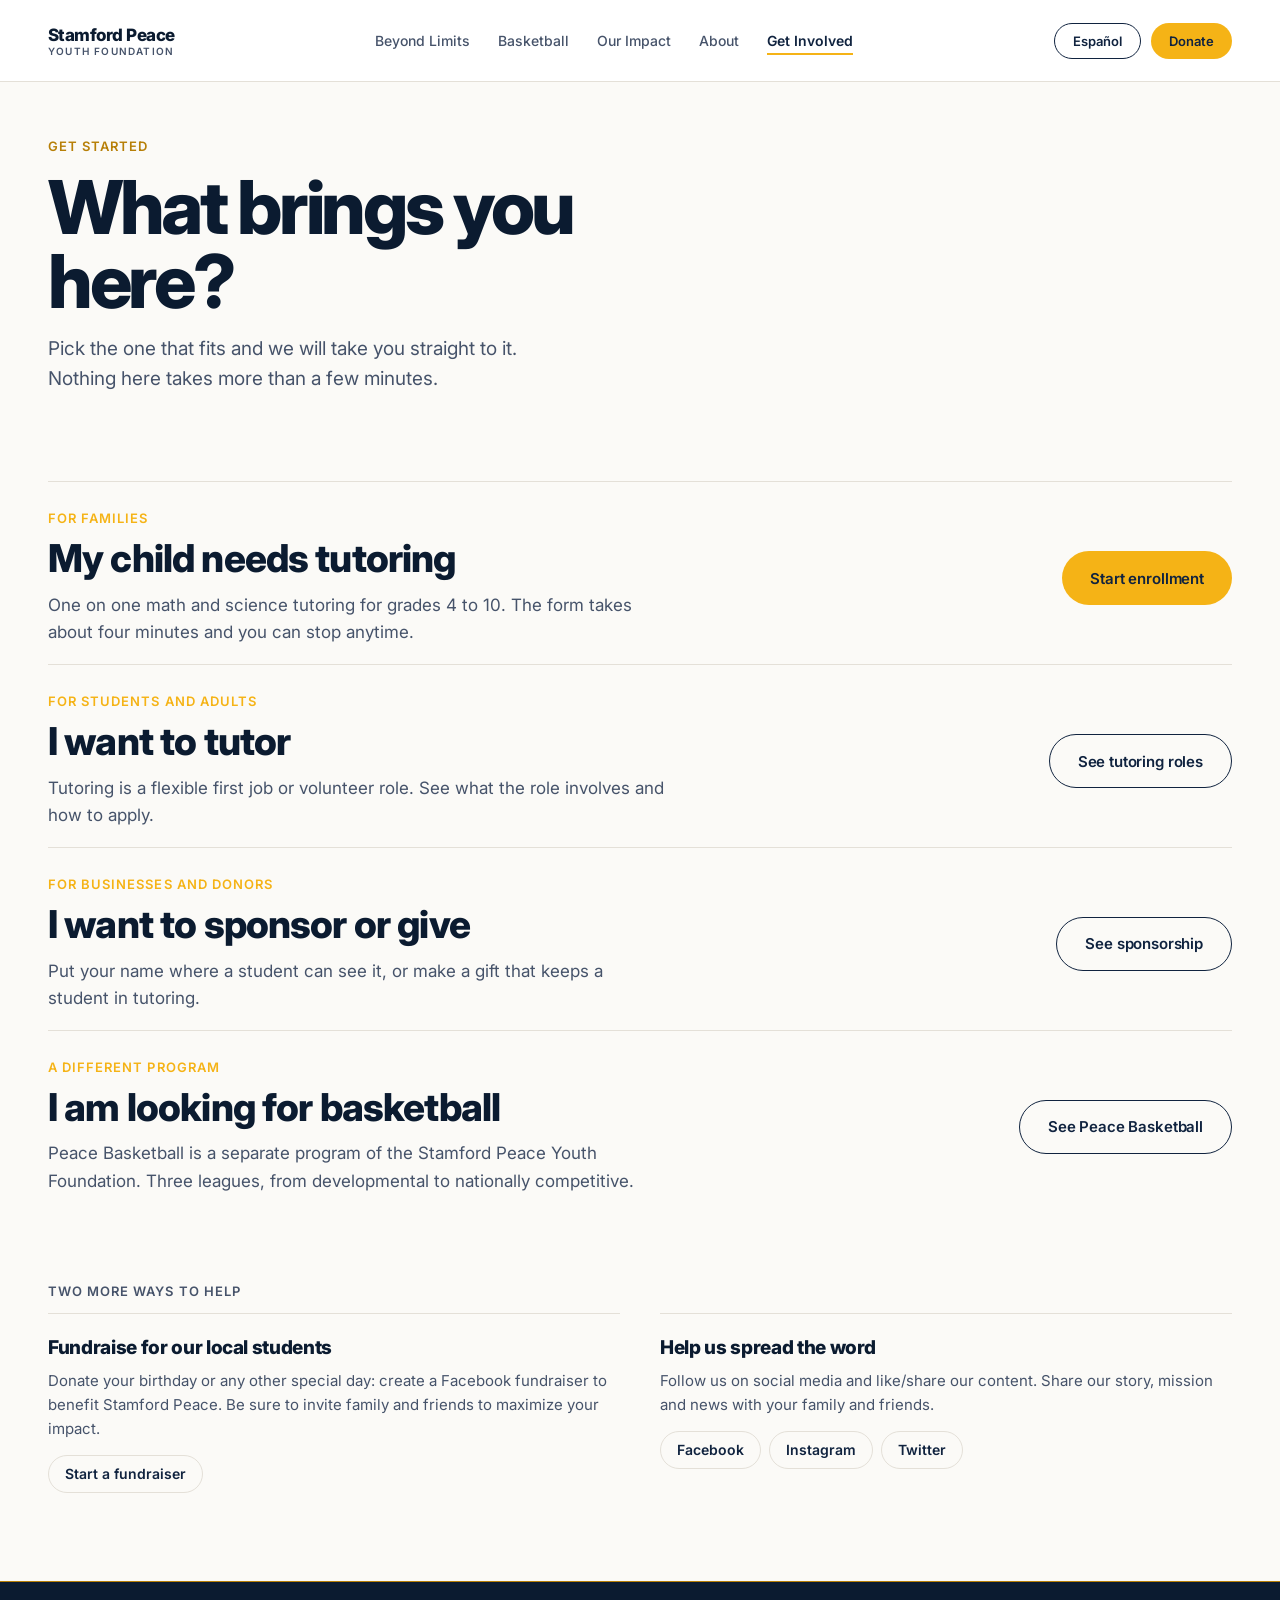
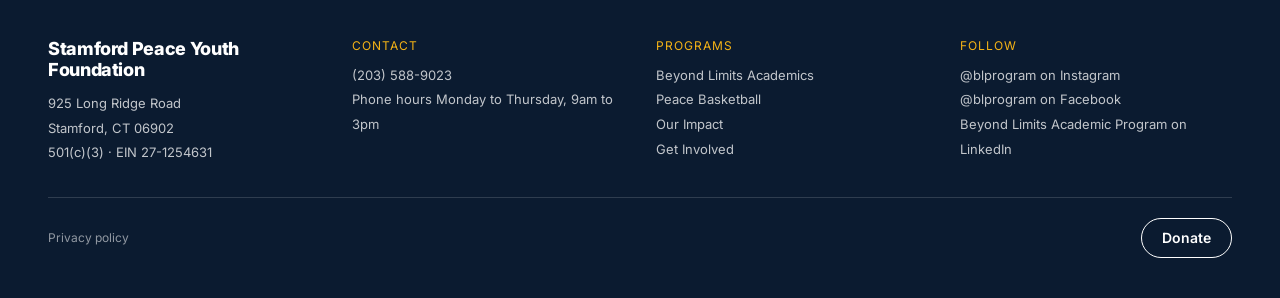
<file: start.html>
<!doctype html>
<html lang="en">
<head>
<meta charset="utf-8">
<meta name="robots" content="noindex, nofollow">
<meta name="viewport" content="width=device-width, initial-scale=1">
<title>Get started &middot; Beyond Limits Academics</title>
<style>
:root{--navy:#10233F;--ink:#0B1B30;--gold:#F5B316;--gold-deep:#B77F07;--gold-wash:#FDF3DA;--warm:#FBFAF7;--white:#FFFFFF;--slate:#46536A;--line:#E4E0D8;--sky:#E8EEF6;--serif:'Source Serif 4',Georgia,serif;--sans:Inter,system-ui,sans-serif;--pad:48px;--maxw:1280px}
*{box-sizing:border-box}
html{scroll-behavior:smooth}
body{margin:0;background:var(--warm);color:var(--slate);font-family:var(--sans);font-size:16px;-webkit-font-smoothing:antialiased}
a{color:var(--navy);text-decoration:none}a:hover{color:var(--gold-deep)}
img,svg{display:block}
button{font:inherit;color:inherit;background:none;border:0;padding:0;cursor:pointer}
:focus-visible{outline:2px solid var(--gold-deep);outline-offset:2px;border-radius:4px}
.wrap{max-width:var(--maxw);margin:0 auto;padding:0 var(--pad)}
h1,h2,h3,p{margin:0}
.section{padding:0 var(--pad) 88px}
.stack{display:flex;flex-direction:column}

/* CANONICAL TYPE SCALE, verbatim from tokens */
.d1{font-weight:800;color:var(--ink);font-size:clamp(42px,5.8vw,88px);line-height:1.0;letter-spacing:-0.045em}
.h2{font-weight:800;color:var(--ink);font-size:clamp(28px,3.2vw,48px);line-height:1.06;letter-spacing:-0.03em}
.h3{font-weight:700;color:var(--ink);font-size:24px;line-height:1.25;letter-spacing:-0.01em}
.h4{font-size:17px;font-weight:700;letter-spacing:-.01em;color:var(--ink)}
.body{font-size:18px;line-height:1.62;max-width:64ch;text-wrap:pretty}
.micro{font-size:13px;font-weight:600;letter-spacing:.08em;text-transform:uppercase;color:var(--gold-deep)}
.doorcard .h2{font-size:clamp(28px,3vw,40px)}
.sponsorsplit .h2{font-size:clamp(30px,3.4vw,44px)}
.partnerhead .h3{font-size:30px;font-weight:800;letter-spacing:-.028em}
.micro-gold{color:var(--gold)}

/* header, exact from canonical Home */
.headstack{position:sticky;top:0;z-index:60;background:var(--white)}
.nav{display:flex;align-items:center;justify-content:space-between;gap:24px;height:82px;padding:0 var(--pad);border-bottom:1px solid var(--line);background:var(--white);transition:height .22s ease}
.headstack.compact .nav{height:62px}
.headstack.compact .brandsub{opacity:0}
.brand{display:flex;align-items:center;gap:12px}
.brandname{font-size:17px;font-weight:800;letter-spacing:-0.03em;color:var(--ink);line-height:1.1}
.brandsub{font-size:10px;font-weight:600;letter-spacing:.12em;text-transform:uppercase;color:var(--slate);transition:opacity .18s ease}
.navlinks{display:flex;align-items:center;gap:28px;font-size:14px;font-weight:500}
.navright{display:flex;align-items:center;gap:10px}
.pill{display:inline-flex;align-items:center;justify-content:center;height:36px;padding:0 18px;border-radius:999px;font-size:13px;font-weight:600;white-space:nowrap;transition:background-color .16s ease,color .16s ease,border-color .16s ease}
.pill-gold{background:var(--gold);color:var(--navy)}
.pill-gold:hover{background:var(--gold-deep);color:var(--navy)}
.pill-outline{border:1.5px solid var(--navy);color:var(--navy)}
.pill-outline:hover{background:var(--navy);color:var(--white)}
.navlink{position:relative;padding:6px 0;color:var(--slate);white-space:nowrap}
.navlink::after{content:"";position:absolute;left:0;right:0;bottom:0;height:2px;background:var(--gold);transform:scaleX(0);transform-origin:left;transition:transform .18s ease}
.navlink:hover::after,.navlink[aria-current="page"]::after{transform:scaleX(1)}
.navlink[aria-current="page"]{color:var(--navy);font-weight:600}
.burger{display:none;width:44px;height:44px;align-items:center;justify-content:center}
.drawer{display:none}

/* buttons */
.btn{display:inline-flex;align-items:center;justify-content:center;gap:8px;height:48px;padding:0 24px;border-radius:999px;font-size:15px;font-weight:600;white-space:nowrap;transition:background-color .16s ease,color .16s ease,border-color .16s ease,transform .16s ease}
.btn:active{transform:translateY(1px)}
.btn-primary{background:var(--gold);color:var(--navy)}
.btn-primary:hover{background:var(--gold-deep);color:var(--navy)}
.btn-ghost{border:1.5px solid var(--white);color:var(--white)}
.btn-ghost:hover{background:var(--white);color:var(--navy)}
.btn-lg{height:54px;padding:0 28px;letter-spacing:-0.01em}
.btn-xs{height:40px;padding:0 20px;font-size:14px}

/* chip */
.chip{display:inline-flex;align-items:center;gap:6px;background:var(--gold-wash);border:1px solid var(--gold-deep);color:var(--gold-deep);font-size:12px;font-weight:600;padding:3px 12px;border-radius:99px;width:fit-content}

/* hero */
.hero{display:grid;grid-template-columns:1.05fr .95fr;gap:56px;align-items:center;padding:80px var(--pad) 88px}
.hero-copy{display:flex;flex-direction:column;gap:24px;min-width:0}
.sup{font-size:19px;line-height:1.55;color:var(--slate);max-width:44ch}
.hero-photo{height:560px;overflow:hidden;background:transparent}
.hero-photo img{width:100%;height:100%;object-fit:cover}

/* mission */
.missioncard{background:var(--white);border-radius:16px;padding:44px;display:flex;flex-direction:column;gap:18px}
.missiontext{font-family:var(--serif);font-size:22px;line-height:1.55;color:var(--navy);max-width:68ch}

/* accordion */
.acclist{display:flex;flex-direction:column;gap:12px}
.accitem{background:var(--white);border-radius:16px}
.accitem summary{list-style:none;cursor:pointer;display:flex;align-items:center;justify-content:space-between;gap:16px;padding:22px 24px}
.accitem summary::-webkit-details-marker{display:none}
.acctitle{font-size:17px;font-weight:700;letter-spacing:-.01em;color:var(--ink)}
.accicon{flex:0 0 auto;width:20px;height:20px;color:var(--gold-deep);transition:transform .2s ease}
.accitem[open] .accicon{transform:rotate(45deg)}
.accbody{padding:0 24px 24px;font-size:15px;line-height:1.6;color:var(--slate)}

/* foundation */
.foundationcard{background:var(--navy);border-radius:16px;padding:44px;display:flex;flex-direction:column;gap:28px}
.foundationcard .body{color:var(--white);max-width:70ch}
.fstatrow{display:flex;gap:40px;flex-wrap:wrap}
.fstat-num{font-size:36px;font-weight:700;letter-spacing:-0.03em;color:var(--gold);font-variant-numeric:tabular-nums;line-height:1}
.fstat-sub{font-size:13px;color:var(--white);opacity:.85;margin-top:6px;max-width:22ch}

/* collaborators */
.collabcard{background:var(--white);border-radius:16px;padding:36px}
.collab-grid{display:grid;grid-template-columns:repeat(2,minmax(0,1fr));gap:0 32px;margin-top:20px}
.collab-item{padding:12px 0;border-top:1px solid var(--line);font-size:15px;color:var(--ink)}
.collab-item:nth-child(1),.collab-item:nth-child(2){border-top:0}

/* legitimacy */
.legitcard{background:var(--white);border-radius:16px;padding:32px;display:flex;flex-direction:column;gap:6px}

/* closing */
.closing{display:flex;flex-direction:column;gap:32px}
.doorcard{padding:28px 0 0;border-top:1px solid var(--line);display:grid;grid-template-columns:minmax(0,1fr) auto;gap:56px;align-items:center}
.doorcard .h2{color:var(--ink);letter-spacing:-.022em;line-height:1.08;max-width:24ch}
.doorsub{font-size:17px;line-height:1.6;color:var(--slate);max-width:56ch;text-wrap:pretty}
.doorside{display:flex;flex-direction:column;align-items:flex-start;gap:12px}
.doornote{font-size:13px;line-height:1.5;color:var(--white);opacity:.75;max-width:26ch}

/* footer, exact from canonical Home */
.foot{background:var(--ink);border-top:1px solid var(--gold-deep);padding:56px 0 40px}
.foot-grid{display:grid;grid-template-columns:repeat(4,minmax(0,1fr));gap:32px}
.foot-col{display:flex;flex-direction:column;gap:10px}
.foot-h{font-size:12px;letter-spacing:.08em;text-transform:uppercase;color:var(--gold)}
.foot-t{font-size:18px;font-weight:800;letter-spacing:-0.02em;color:var(--white);line-height:1.2}
.foot-b{font-size:13px;line-height:1.9;color:var(--white);opacity:.75}
.foot-b a{color:var(--white)}.foot-b a:hover{color:var(--gold)}
.foot-bot{display:flex;justify-content:space-between;align-items:center;gap:20px;border-top:1px solid rgba(255,255,255,.15);padding-top:20px;margin-top:32px}
.foot-legal{font-size:12px;color:var(--white);opacity:.55}
.foot-legal a{color:var(--white)}

/* CANONICAL RESPONSIVE RULES, verbatim from tokens */
@media (max-width:1100px){
  :root{--pad:32px}
  .hero{gap:36px}
  .hero-photo{height:400px}
  .navlinks{gap:20px;font-size:13.5px}
}
@media (max-width:900px){
  :root{--pad:20px}
  .burger{display:flex}
  .navlinks{display:none}
  .navright{display:none}
  .nav{height:60px}
  .headstack.compact .nav{height:56px}
  .drawer{display:block;overflow:hidden;height:0;background:var(--white);border-bottom:1px solid var(--line);transition:height .26s ease}
  .drawer-inner{display:flex;flex-direction:column;padding:8px var(--pad) 20px;gap:2px}
  .drawer-inner a{display:flex;align-items:center;min-height:48px;font-size:16px;font-weight:500;color:var(--navy);border-bottom:1px solid var(--line)}
  .drawer-inner a:hover{color:var(--gold-deep)}
  .drawer .btn{margin-top:16px}
  .brandsub{display:none}
  .hero{grid-template-columns:1fr;gap:24px;padding:32px var(--pad)}
  .hero-photo{height:260px}
  .hero-cta{flex-direction:column;gap:12px;margin-top:0}
  .hero-cta .btn{width:100%;height:52px}
  .statband{flex-direction:column;gap:14px}
  .stat-anchor,.statcard{flex:1 1 auto}
  .grid2,.grid3,.grid4{grid-template-columns:1fr;gap:14px}
  .doorcard{grid-template-columns:1fr;gap:24px;padding:24px 0 0}
  .doorside{align-items:stretch}
  .doorside .btn{width:100%;height:52px}
  .doornote{max-width:none}
  .sponsorsplit{grid-template-columns:1fr;gap:24px}
  .sponsorsplit .btn{width:100%}
  .partnerhead{grid-template-columns:1fr;gap:14px}
  .logorow,.logorow.four{grid-template-columns:repeat(2,minmax(0,1fr));gap:20px;padding:20px 0}
  .foot-grid{grid-template-columns:1fr;gap:24px}
  .foot-bot{flex-direction:column;align-items:flex-start}
  .section{padding:0 var(--pad) 44px}
}
@media (prefers-reduced-motion:reduce){*{transition-duration:.01ms!important;animation-duration:.01ms!important}html{scroll-behavior:auto}}

/* page-local phone tightening for elements not covered by the shared block above */
@media (max-width:900px){
  .missioncard,.foundationcard,.collabcard,.legitcard{padding:24px}
  .fstatrow{gap:28px}
  .collab-grid{grid-template-columns:1fr}
  .collab-item:nth-child(2){border-top:1px solid var(--line)}
}

/* Router: only the primary (parent) card stays navy, per the one-navy-object rule.
   The other three take a light treatment so hierarchy reads at a glance. */
.doorcard.lightcard{background:transparent;border:0;border-top:1px solid var(--line)}
/* btn-ghost is white-on-white and btn-secondary has no rule in this file, so the
   light cards need their own outlined treatment or the buttons read as plain text. */
.doorcard.lightcard .btn-secondary,
.doorcard .btn-ghost{background:transparent;border:1.5px solid var(--navy);color:var(--navy)}
.doorcard.lightcard .btn-secondary:hover,
.doorcard .btn-ghost:hover{background:var(--navy);color:var(--white)}
.helphead{font-size:13px;font-weight:600;letter-spacing:.08em;text-transform:uppercase;color:var(--slate);margin-bottom:14px}
.helprow{display:grid;grid-template-columns:repeat(2,minmax(0,1fr));gap:44px 40px}
.helpcard{padding:22px 0 0;border-top:1px solid var(--line);display:flex;flex-direction:column;gap:10px}
.helpcard h3{font-size:19px;font-weight:800;letter-spacing:-.018em;color:var(--ink);margin:0}
.helpcard p{font-size:15px;line-height:1.6;color:var(--slate);margin:0}
.helplinks{display:flex;flex-wrap:wrap;gap:8px;margin-top:4px}
.helplinks a{display:inline-flex;align-items:center;height:38px;padding:0 16px;border-radius:999px;border:1px solid var(--line);font-size:14px;font-weight:600;color:var(--navy)}
.helplinks a:hover{border-color:var(--gold-deep);color:var(--gold-deep)}
@media (max-width:900px){.helprow{grid-template-columns:minmax(0,1fr)}.helpcard{padding:20px 0 0}}
/* PATTERNS:START -- generated from patterns.css, do not edit here */
/* Self-hosted rather than loaded from Google: no third-party request, nothing
   about a family's visit leaves this domain, and the page cannot fall back to
   Georgia on a network that blocks the CDN.

   WOFF2, subset to the characters this site actually renders. The pair arrived
   as raw variable TTF at 2,037KB, which is a poor trade for families opening
   this on a phone. Subsetting to Basic Latin, Latin-1 Supplement, Latin
   Extended-A, General Punctuation, arrows and currency takes it to 337KB, and
   both variable axes survive, so every weight from 400 to 800 still resolves
   from the one file.

   The ranges are deliberately wider than today's text. Latin-1 covers Spanish
   accents, because Spanish versions of the parent-facing pages are an open
   question with Andy. The arrow range is not optional: impact.html renders a
   &rarr; and without it that character ships as tofu.

   To regenerate after a copy change that introduces a new character, subset
   from the TTF originals with fontTools rather than editing these files. */
@font-face{font-family:Inter;src:url('fonts/Inter-variable.woff2') format('woff2');font-style:normal;font-weight:100 900;font-display:swap}
@font-face{font-family:'Source Serif 4';src:url('fonts/SourceSerif4-variable.woff2') format('woff2');font-style:normal;font-weight:200 900;font-display:swap}

/* ============================================================================
   Photograph patterns. Single source of truth.

   The nine pages each carry their own <style> block and none of them match, so
   these rules are NOT copied by hand into nine files. build-site.py inlines this
   file into every page at the PATTERNS marker and fails the build if a page is
   missing it. Edit here, run the build, and every page gets it.

   Inlined rather than <link>ed on purpose: this is a static GitHub Pages site and
   an extra blocking request for ~4KB is a worse trade than the duplication.

   EVERY CLASS IS PREFIXED p-. That is not decoration.
   The first version of this file used .ph and .mosaic, and both already existed:
   .ph is a 340px navy placeholder box on index and tutoring, .mosaic is the
   two-column layout on tutoring. Injecting them silently restyled both live
   sections. (.band collided only with a dead rule no markup uses, so that one
   was harmless.) The prefix is what stops a new pattern reaching into markup it
   was never meant to touch, so keep it.

   House rules these follow:
     - tokens only, no new colours
     - .wrap is max-width 1280 with 48px sides; .section adds 88px bottom
     - breakpoints are 1100 and 900, matching the pages
     - every image declares aspect-ratio so nothing reflows when it loads
   ============================================================================ */

/* Shared. Every photograph on the site goes through .p-img. -----------------

   No height here on purpose. Two kinds of pattern use this:
     - the IMAGE carries the shape (card, figure, pair, accent) via aspect-ratio
     - the WRAPPER carries the shape (band, split, mosaic) and the image fills it
   A blanket height:100% breaks the first kind: inside a flex card it resolves
   against the card and silently overrides aspect-ratio, which is exactly how the
   three cards in a grid ended up three different heights. So the wrapper-shaped
   patterns opt into height:100% themselves, below.

   height:auto is load-bearing, not a default. Every <img> carries width and
   height attributes so the browser reserves the right box before the file
   arrives, and those attributes are presentational hints: with no height in the
   CSS they apply literally, so a 600x600 file in a 240px column rendered 240
   wide by 600 tall and aspect-ratio was ignored, because aspect-ratio only
   applies when height is auto. */
.p-img{display:block;width:100%;height:auto;object-fit:cover;background:var(--sky);border-radius:0}
.p-img-flat{border-radius:0}
.p-fig{margin:0}
.p-cap{margin-top:10px;font-size:13.5px;line-height:1.5;color:var(--slate);max-width:58ch}

/* 1. Full-bleed band -------------------------------------------------------
   Escapes .wrap entirely, so it is a top-level <section class="p-band">, never
   a child of .wrap.section. Text sits on a scrim, not on the bare photograph:
   a photo's own contrast is not something we control. */
.p-band{position:relative;margin:0 0 88px;min-height:clamp(320px,42vw,520px);display:grid;isolation:isolate}
.p-band>.p-img{position:absolute;inset:0;height:100%;border-radius:0;z-index:0}
.p-band::after{content:"";position:absolute;inset:0;z-index:1;background:linear-gradient(100deg,rgba(11,27,48,.86) 0%,rgba(11,27,48,.66) 46%,rgba(11,27,48,.28) 100%)}
.p-band-in{position:relative;z-index:2;align-self:center;width:100%;max-width:var(--maxw);margin:0 auto;padding:64px var(--pad);display:flex;flex-direction:column;gap:18px;align-items:flex-start}
.p-band-in>*{max-width:44ch}
.p-band .h2,.p-band .d1{color:var(--white)}
.p-band .body,.p-band .sup{color:#DCE4EF}
.p-band .micro{color:var(--gold)}
/* A centred band needs a symmetric scrim: the default gradient is built for
   text sitting on the left, so it leaves the right end of a centred headline on
   the lightest part of the photograph. */
.p-band-center::after{background:linear-gradient(180deg,rgba(11,27,48,.60) 0%,rgba(11,27,48,.78) 100%)}
/* A band carrying only an eyebrow and a heading collapses to about 199px on a
   phone, because min-height goes to 0 below 900. A 2.5:1 group photograph in a
   390x199 box is a strip of torsos. These bands drop the picture and keep the
   colour; Donate's band is taller and keeps its photograph. */
@media (max-width:900px){
  .p-band.p-band-tight>.p-img{display:none}
  .p-band.p-band-tight::after{background:var(--navy)}
  .p-band-tight .p-band-in{padding-top:44px;padding-bottom:44px}
}

/* 2. Photo beside copy -----------------------------------------------------
   Copy leads. .p-split-flip puts the photograph first on wide screens and
   leaves source order alone, so a screen reader still hears the heading first. */
.p-split{display:grid;grid-template-columns:1fr 1fr;gap:clamp(28px,4vw,64px);align-items:center}
.p-split-media{aspect-ratio:4/3;margin:0}
.p-split-media .p-img{height:100%}
.p-split-flip .p-split-media{order:-1}
.p-split-copy{display:flex;flex-direction:column;gap:16px;align-items:flex-start}

/* 3. Inline figure ---------------------------------------------------------
   Sits inside a reading column and is deliberately narrower than the text it
   interrupts, so the eye keeps its place. */
.p-figure{margin:26px 0 0;max-width:520px}
.p-figure .p-img{aspect-ratio:5/4}

/* 4. Portrait pair ---------------------------------------------------------
   Two people, named. The name is part of the pattern because an unnamed
   portrait on an About page is worse than no portrait. */
.p-pair{display:grid;grid-template-columns:repeat(2,minmax(0,1fr));gap:clamp(20px,3vw,40px);max-width:760px}
.p-pair figure{margin:0}
.p-pair .p-img{aspect-ratio:4/5}
.p-pair-name{margin-top:12px;font-size:17px;font-weight:700;letter-spacing:-.01em;color:var(--ink)}
.p-pair-role{margin-top:2px;font-size:14px;color:var(--slate)}

/* 5. Card grid -------------------------------------------------------------
   Two, three or four across. Set --n to the count; it collapses on its own. */
.p-grid{display:grid;grid-template-columns:repeat(var(--n,3),minmax(0,1fr));gap:clamp(18px,2.4vw,28px)}
.p-card{display:flex;flex-direction:column;background:var(--white);border:1px solid var(--line);border-radius:16px;overflow:hidden}
.p-card .p-img{aspect-ratio:3/2;border-radius:0}
.p-card-b{padding:18px 20px 22px;display:flex;flex-direction:column;gap:7px;flex:1}
.p-card-t{font-size:17px;font-weight:700;letter-spacing:-.01em;color:var(--ink)}

/* 6. Mosaic ----------------------------------------------------------------
   One room, three ways. Used exactly once on the site, on the tutoring centre.
   Give the biggest slot the strongest photograph: the large cell is the one
   people read, so a weak image there inverts the whole point of the pattern. */
.p-mosaic{display:grid;grid-template-columns:1.55fr 1fr;grid-template-rows:repeat(2,1fr);gap:14px;aspect-ratio:16/9}
.p-mosaic>*{margin:0}
.p-mosaic>*:first-child{grid-row:span 2}
.p-mosaic .p-img{height:100%}

/* 7. Quiet accent ----------------------------------------------------------
   The smallest pattern. For sections whose content is the words, where a
   photograph is a breath rather than evidence. */
.p-accent{display:flex;gap:clamp(20px,3vw,36px);align-items:flex-start}
.p-accent-media{flex:0 0 clamp(160px,20vw,240px);margin:0}
.p-accent-media .p-img{aspect-ratio:1}
.p-accent-copy{flex:1;min-width:0;display:flex;flex-direction:column;gap:14px;align-items:flex-start}

/* 8. Aside -----------------------------------------------------------------
   Content leads on the left, a figure sits beside it on the right. Born on
   tutoring.html "How to enroll", where a figure in the reading column left an
   empty half page next to it: this puts the photograph in that space and made
   the section 30% shorter. Anything full width inside it takes .p-aside-wide. */
.p-aside{display:grid;grid-template-columns:1.15fr .85fr;gap:clamp(28px,4vw,56px);align-items:start}
.p-aside-wide{grid-column:1/-1}
.p-figure-flush{margin-top:0}

/* 9. Numbered grid ---------------------------------------------------------
   For a list of principles that arrived as one paragraph with inline numbers.
   Same words, one entry point per item instead of one for the whole block. */
.p-numgrid{display:grid;grid-template-columns:repeat(3,minmax(0,1fr));gap:clamp(16px,2vw,22px)}
.p-num{border-top:1px solid var(--line);
padding:20px 22px 22px;display:flex;flex-direction:column;gap:6px}
.p-num-n{font-size:13px;font-weight:700;color:var(--gold-deep);letter-spacing:.04em;
font-variant-numeric:tabular-nums}
.p-num-t{font-size:17px;font-weight:700;letter-spacing:-.01em;color:var(--ink)}

/* 10. Field list -----------------------------------------------------------
   For a set of things a reader needs to COMPARE. Three leagues were described
   in three prose paragraphs covering the same six attributes in a different
   order each time, so the fact that only one of them takes girls was invisible
   without reading all three to the end. Same labels, same order, every card. */
.fields{margin:2px 0 0;display:flex;flex-direction:column;gap:9px}
.fq dt{font-size:11px;font-weight:700;letter-spacing:.07em;text-transform:uppercase;color:var(--gold-deep)}
.fq dd{margin:2px 0 0;font-size:14.5px;line-height:1.5;color:var(--slate)}
/* The labels only compare if they line up across cards, so a heading that wraps
   to two lines must not push its own field list down past its neighbours'. */
h3:has(+ .fields){min-height:2.6em}
@media (max-width:900px){h3:has(+ .fields){min-height:0}}

/* 11. Quote grid -----------------------------------------------------------
   Four testimonies at 20px with 56px quote marks read as four essays. The fix
   was never fewer quotes: it was smaller ones. The number they all support
   leads the section rather than trailing it in a sentence nobody reaches. */
.qlead{display:flex;gap:22px;align-items:flex-start;background:var(--white);
border:1px solid var(--line);border-radius:16px;padding:22px 26px}
.qlead-num{font-size:44px;font-weight:800;letter-spacing:-.03em;color:var(--gold-deep);line-height:1}
.qlead-t{font-size:15px;font-weight:700;color:var(--ink);margin-bottom:4px}
.qlead .sm{max-width:62ch}
.qgrid{display:grid;grid-template-columns:repeat(2,minmax(0,1fr));gap:16px}
.qcompact{padding:22px 24px;gap:10px}
.qcompact .qtext{font-size:16.5px;line-height:1.5}
.qcompact .qmark{font-size:34px}

/* Text link ----------------------------------------------------------------
   .tlink is an existing site class, but only four of the nine pages define it
   and the four do not agree. impact.html and about.html use it and style it not
   at all, so their links rendered as plain inline text and the arrow wrapped to
   its own line. One definition here, last in the cascade, so all nine match.
   width:fit-content and white-space:nowrap are sponsorship's version, which is
   the only one that had already solved the wrapping arrow. */
.tlink{display:inline-flex;align-items:center;gap:8px;font-size:15px;font-weight:600;
color:var(--navy);white-space:nowrap;width:fit-content}
.tlink svg{transition:transform .18s ease}
.tlink:hover{color:var(--gold-deep)}
.tlink:hover svg{transform:translateX(4px)}
@media (prefers-reduced-motion:reduce){.tlink svg,.tlink:hover svg{transition:none;transform:none}}

/* 12. Growth arc -----------------------------------------------------------
   Two numbers and the distance between them. Built because "supporting
   initially five students... now working with 250+" was a subordinate clause
   on a page called Our Impact. */
.arc{display:flex;align-items:center;gap:clamp(20px,4vw,48px);padding:22px 0 0;
border-top:1px solid var(--line);flex-wrap:wrap}
.arc-yr{font-size:11px;font-weight:700;letter-spacing:.08em;text-transform:uppercase;color:var(--slate)}
.arc-n{font-size:52px;font-weight:800;letter-spacing:-.04em;line-height:1;color:var(--slate);margin-top:4px}
.arc-now{color:var(--gold-deep)}
.arc-to{font-size:30px;color:var(--line)}
.arc .sm{margin-top:6px;display:block}
.fields-wide .fq dd{max-width:66ch}
.whycard{padding:22px 0 0;border-top:1px solid var(--line)}

/* 13. Logo wall ------------------------------------------------------------
   A modifier on the site's existing .logorow, NOT a replacement, because the
   per-logo heights on index.html were already hand-tuned and an area-normalising
   formula independently agreed with them within a few pixels. Sizing was never
   the problem. Two things were: fourteen competing colour schemes, and a five
   column grid that left fourteen logos as 5 / 5 / 4 with an orphan gap.

   The filter is measured, not chosen by eye. grayscale plus opacity left a
   93-point spread between the palest logo and the darkest, because opacity
   cannot rescue a pale original. Darkening cuts that spread to 43. */
.p-logowall{grid-template-columns:repeat(auto-fit,minmax(140px,1fr));gap:18px 20px}
.p-logowall img{filter:grayscale(1) brightness(.45);transition:filter .18s ease;max-width:100%}
.p-logowall a:hover img,.p-logowall a:focus-visible img{filter:none}
@media (prefers-reduced-motion:reduce){.p-logowall img{transition:none}}

/* 14. Three-up mosaic ------------------------------------------------------
   A modifier on the site's .mosaic-grid, which is a 2x2. Three photographs in a
   four-cell grid leave an orphan, so the first spans both columns. */
.p-mosaic3{grid-template-rows:auto auto}
.p-mosaic3>*:first-child{grid-column:1/-1}
.p-mosaic3>*{min-height:0}

/* 15. Name chips -----------------------------------------------------------
   For a long list of peers where every entry carries equal weight. Built for
   the 26 colleges on basketball.html, which had been a five-column text grid
   with rules through it, plus a screenshot of a six-logo collage that named
   five colleges the list already had. Chips beat logos here: we hold logo files
   for three of the twenty-six, and featuring those three would claim they are
   special when the only thing special about them is that we have the files. */
.p-chips{list-style:none;display:flex;flex-wrap:wrap;gap:8px;margin:2px 0 0;padding:0}
.p-chips li{font-size:14px;line-height:1;color:var(--navy);background:var(--white);
border:1px solid var(--line);border-radius:999px;padding:9px 15px}

/* Logo strip ---------------------------------------------------------------
   Not one of the seven. Real logo files on a neutral ground. */
.p-logos{display:flex;flex-wrap:wrap;gap:clamp(20px,3vw,44px);align-items:center}
.p-logos img{height:clamp(38px,4.4vw,56px);width:auto;object-fit:contain;filter:grayscale(1);opacity:.72;transition:filter .18s ease,opacity .18s ease}
.p-logos img:hover{filter:grayscale(0);opacity:1}

/* 16. Dark Chorus ---------------------------------------------------------
   Selected tutoring direction. These are opt-in composition rules rather
   than global replacements: the system lives here, but only markup carrying
   a p-chorus-* class adopts it. Flat fields, rules and whitespace do the
   grouping so scholarship recipients and testimony never become card grids. */
.p-chorus-hero{grid-template-columns:minmax(0,1fr) minmax(360px,.82fr);gap:clamp(42px,6vw,78px);align-items:center}
.p-chorus-hero-copy{gap:28px}
.p-chorus-hero{padding-top:clamp(72px,9vw,132px);padding-bottom:clamp(72px,9vw,132px)}
.p-chorus-hero .d1{font-size:clamp(3.25rem,8vw,7rem);line-height:.92;letter-spacing:-.058em;text-wrap:balance}
.p-chorus-hero .sup{font-size:clamp(1.25rem,2vw,1.65rem);line-height:1.48}
.p-chorus-hero .btn,.p-chorus-hero .tlink{font-size:.875rem}
.p-chorus-hero-media{width:min(100%,560px);height:auto;justify-self:end;border-radius:0;overflow:visible;background:transparent}
.p-chorus-hero-media img{width:100%;height:auto;aspect-ratio:4/3;object-fit:cover;object-position:50% 35%;border-radius:0}

.p-chorus-sessions{padding:0;background:var(--sky)}
.p-chorus-sessions-inner{display:grid;grid-template-columns:minmax(300px,.8fr) minmax(0,1.2fr);gap:clamp(44px,7vw,112px);align-items:start;padding-top:clamp(48px,5vw,66px);padding-bottom:clamp(48px,5vw,66px)}
.p-chorus-heading{font-size:clamp(2.2rem,5vw,4.6rem);line-height:.98;letter-spacing:-.045em;text-wrap:balance}
.p-chorus-prose{font-size:clamp(.9375rem,1.4vw,1.05rem);line-height:1.68;max-width:65ch;text-wrap:pretty}

.p-chorus-scholarships{padding-top:clamp(88px,9vw,128px);padding-bottom:clamp(88px,9vw,128px)}
.p-chorus-scholarships-head{display:flex;flex-direction:column;gap:24px;max-width:940px}
.p-chorus-scholarship-list{display:flex;flex-direction:column;gap:clamp(84px,10vw,128px);margin-top:clamp(56px,7vw,96px)}
.p-chorus-scholarship{display:flex;flex-direction:column;gap:26px;min-width:0}
.p-chorus-subheading{font-size:clamp(1.25rem,2vw,1.65rem);font-weight:600;line-height:1.15;letter-spacing:-.022em;color:var(--ink);text-wrap:balance}
.p-chorus-scholarship-body{display:flex;flex-direction:column;gap:18px;font-size:clamp(.9375rem,1.4vw,1.05rem);line-height:1.68;max-width:65ch;text-wrap:pretty}
.p-chorus-recipient-line{font-weight:700;color:var(--ink)}
.p-chorus-recipient-set{display:grid;grid-template-columns:repeat(2,minmax(0,1fr));gap:24px;margin-top:12px;min-width:0}
/* At full phone width a 4:5 portrait is about 430px tall, so two of them fill a
   screen before any text. Cap them and keep the pair side by side. */
@media (max-width:900px){
  .p-chorus-recipient-set{gap:16px}
  .p-chorus-recipient>.p-img{aspect-ratio:1/1}
}
.p-chorus-recipient{min-width:0;max-width:420px;margin:0;background:transparent;border:0;border-radius:0;box-shadow:none}
.p-chorus-recipient>.p-img{width:100%;height:auto;aspect-ratio:4/5;object-fit:cover;background:transparent;border:0;border-radius:0;box-shadow:none}
.p-chorus-recipient figcaption{display:flex;flex-direction:column;gap:4px;margin-top:14px;background:transparent;border:0;box-shadow:none;font-size:.75rem}
.p-chorus-recipient figcaption strong{font-size:clamp(.9375rem,1.4vw,1.05rem);color:var(--ink)}
.p-chorus-recipient figcaption span,.p-chorus-testimony figcaption,.p-chorus-recipient-quote-credit{font-size:.75rem;line-height:1.5;letter-spacing:.075em;text-transform:uppercase;color:var(--slate)}
.p-chorus-recipient-quote{margin:18px 0 0;padding-left:18px;border-left:2px solid var(--gold);border-radius:0;font-family:var(--serif);font-size:clamp(.9375rem,1.4vw,1.05rem);line-height:1.62;color:var(--navy)}
.p-chorus-recipient-quote-credit{display:block;margin:9px 0 0 20px;font-style:normal}

.p-chorus-testimonials{padding:0;background:var(--navy);color:var(--white)}
.p-chorus-testimonials-inner{display:grid;grid-template-columns:minmax(280px,.75fr) minmax(0,1.25fr);gap:clamp(50px,7vw,108px);padding-top:clamp(82px,9vw,132px);padding-bottom:clamp(82px,9vw,132px)}
.p-chorus-testimonial-lead{display:flex;flex-direction:column;gap:40px}
.p-chorus-testimonials .p-chorus-heading,.p-chorus-testimonials .p-chorus-stat-copy strong,.p-chorus-testimonials .p-chorus-testimony blockquote{color:var(--white)}
.p-chorus-stat{display:flex;align-items:flex-start;gap:24px}
.p-chorus-stat-number{font-size:clamp(2.2rem,5vw,4.6rem);font-weight:800;line-height:.82;letter-spacing:-.05em;color:var(--gold)}
.p-chorus-stat-copy{font-size:clamp(.9375rem,1.4vw,1.05rem);line-height:1.68;max-width:60ch;color:var(--sky)}
.p-chorus-testimony-list{display:grid;grid-template-columns:repeat(2,minmax(0,1fr));gap:48px 30px}
.p-chorus-testimony{margin:0;padding-top:22px;border-top:1px solid var(--slate);border-radius:0;background:transparent;box-shadow:none}
.p-chorus-testimony blockquote{margin:0;font-family:var(--serif);font-size:clamp(1.25rem,2vw,1.65rem);line-height:1.48;text-wrap:pretty}
.p-chorus-testimony figcaption{margin-top:18px;color:var(--sky)}

/* Responsive ---------------------------------------------------------------
   1100 first, then 900, matching the pages' own breakpoints. */
@media (max-width:1100px){
  .p-grid{grid-template-columns:repeat(min(var(--n,3),2),minmax(0,1fr))}
  .p-accent-media{flex-basis:clamp(140px,22vw,200px)}
  .p-numgrid{grid-template-columns:repeat(2,minmax(0,1fr))}
}
@media (max-width:900px){
  .p-band{min-height:0;margin-bottom:64px}
  .p-band-in{padding:48px var(--pad)}
  .p-band::after{background:linear-gradient(180deg,rgba(11,27,48,.72) 0%,rgba(11,27,48,.84) 100%)}
  .p-split{grid-template-columns:1fr;gap:24px}
  .p-split-flip .p-split-media{order:0}
  .p-grid{grid-template-columns:1fr}
  .p-pair{grid-template-columns:1fr 1fr;gap:16px}
  .p-mosaic{grid-template-columns:1fr;grid-template-rows:none;aspect-ratio:auto}
  .p-mosaic>*:first-child{grid-row:auto}
  .p-mosaic .p-img{aspect-ratio:3/2}
  .p-accent{flex-direction:column;gap:18px}
  .p-accent-media{flex-basis:auto;width:min(100%,260px)}
  .p-figure{max-width:100%}
  .p-aside{grid-template-columns:1fr;gap:28px}
  .p-numgrid{grid-template-columns:1fr}
  .qgrid{grid-template-columns:1fr}
  .qlead{flex-direction:column;gap:10px}
  .p-chorus-hero{grid-template-columns:1fr;gap:24px;padding-top:64px;padding-bottom:64px}
  .p-chorus-hero-media{width:100%;max-width:100%;justify-self:stretch}
  .p-chorus-sessions-inner,.p-chorus-testimonials-inner,.p-chorus-testimony-list{grid-template-columns:1fr}
  .p-chorus-sessions-inner{gap:32px;padding-top:64px;padding-bottom:64px}
  .p-chorus-scholarships{padding-top:64px;padding-bottom:64px}
  .p-chorus-scholarship-list{gap:84px}
  .p-chorus-recipient-set{grid-template-columns:1fr}
  .p-chorus-testimonials-inner{gap:58px;padding-top:64px;padding-bottom:64px}
  .p-chorus-stat{flex-direction:column;gap:16px}
}

/* A photograph is decoration here, never information. Anyone who cannot see it
   still has the heading and the copy, so no pattern hides text behind an image. */
@media (prefers-reduced-motion:reduce){
  .p-logos img{transition:none}
}
/* PATTERNS:END */
</style>
</head>
<body>


<div class="headstack" id="headstack">
  <nav class="nav" aria-label="Main">
    <a class="brand" href="index.html" aria-label="Stamford Peace Youth Foundation, home">
      <span><span class="brandname">Stamford Peace</span><span class="brandsub" style="display:block">Youth Foundation</span></span>
    </a>
    <div class="navlinks">
      <a class="navlink" href="beyond-limits.html">Beyond Limits</a>
      <a class="navlink" href="basketball.html">Basketball</a>
      <a class="navlink" href="impact.html">Our Impact</a>
      <a class="navlink" href="about.html">About</a>
      <a class="navlink" href="#choices" aria-current="page">Get Involved</a>
    </div>
    <div class="navright">
      <a class="pill pill-outline" href="#">Español</a>
      <a class="pill pill-gold" href="donate.html">Donate</a>
    </div>
    <button class="burger" id="burger" aria-expanded="false" aria-controls="drawer" aria-label="Open menu">
      <svg width="24" height="24" viewBox="0 0 24 24" fill="none" stroke="#10233F" stroke-width="2" aria-hidden="true"><path d="M4 7h16M4 12h16M4 17h16"/></svg>
    </button>
  </nav>
  <div class="drawer" id="drawer">
    <div class="drawer-inner">
      <a href="beyond-limits.html">Beyond Limits</a>
      <a href="basketball.html">Basketball</a>
      <a href="impact.html">Our Impact</a>
      <a href="about.html">About</a>
      <a href="#choices" aria-current="page">Get Involved</a>
      <a href="#">Español</a>
      <a class="btn btn-primary" href="donate.html">Donate</a>
    </div>
  </div>
</div>

<main id="top">

  
  <section class="wrap section" id="top" style="padding-top:56px">
    <div class="stack" style="gap:16px;max-width:60ch">
      <span class="micro">Get started</span>
      <h1 class="d1">What brings you here?</h1>
      <p class="sup">Pick the one that fits and we will take you straight to it. Nothing here takes more than a few minutes.</p>
    </div>
  </section>

  <section class="wrap section" id="choices">
    <div class="stack" style="gap:18px">
      <div class="doorcard">
        <div class="stack" style="gap:12px">
          <span class="micro micro-gold" style="font-size:13px;font-weight:600;letter-spacing:.08em;text-transform:uppercase">For families</span>
          <h2 class="h2">My child needs tutoring</h2>
          <p class="doorsub">One on one math and science tutoring for grades 4 to 10. The form takes about four minutes and you can stop anytime.</p>
        </div>
        <div class="doorside">
          <a class="btn btn-primary btn-lg" href="https://vastlyresilient.github.io/beyond-limits-enrollment/">Start enrollment</a>
        </div>
      </div>
      <div class="doorcard lightcard">
        <div class="stack" style="gap:12px">
          <span class="micro micro-gold" style="font-size:13px;font-weight:600;letter-spacing:.08em;text-transform:uppercase">For students and adults</span>
          <h2 class="h2">I want to tutor</h2>
          <p class="doorsub">Tutoring is a flexible first job or volunteer role. See what the role involves and how to apply.</p>
        </div>
        <div class="doorside">
          <a class="btn btn-secondary btn-lg" href="beyond-limits.html#offer">See tutoring roles</a>
        </div>
      </div>
      <div class="doorcard lightcard">
        <div class="stack" style="gap:12px">
          <span class="micro micro-gold" style="font-size:13px;font-weight:600;letter-spacing:.08em;text-transform:uppercase">For businesses and donors</span>
          <h2 class="h2">I want to sponsor or give</h2>
          <p class="doorsub">Put your name where a student can see it, or make a gift that keeps a student in tutoring.</p>
        </div>
        <div class="doorside">
          <a class="btn btn-secondary btn-lg" href="sponsorship.html">See sponsorship</a>
        </div>
      </div>
      <div class="doorcard lightcard">
        <div class="stack" style="gap:12px">
          <span class="micro micro-gold" style="font-size:13px;font-weight:600;letter-spacing:.08em;text-transform:uppercase">A different program</span>
          <h2 class="h2">I am looking for basketball</h2>
          <p class="doorsub">Peace Basketball is a separate program of the Stamford Peace Youth Foundation. Three leagues, from developmental to nationally competitive.</p>
        </div>
        <div class="doorside">
          <a class="btn btn-ghost btn-lg" href="basketball.html">See Peace Basketball</a>
        </div>
      </div>
    </div>
  </section>

  <section class="wrap section" id="more-ways">
    <p class="helphead">Two more ways to help</p>
    <div class="helprow">
      <div class="helpcard">
        <h3>Fundraise for our local students</h3>
        <p>Donate your birthday or any other special day: create a Facebook fundraiser to benefit Stamford Peace. Be sure to invite family and friends to maximize your impact.</p>
        <div class="helplinks">
          <a href="https://www.facebook.com/fund/stamfordpeaceyouthfoundation/" target="_blank" rel="noopener">Start a fundraiser</a>
        </div>
      </div>
      <div class="helpcard">
        <h3>Help us spread the word</h3>
        <p>Follow us on social media and like/share our content. Share our story, mission and news with your family and friends.</p>
        <div class="helplinks">
          <a href="http://facebook.com/stamfordpeaceyouthfoundation" target="_blank" rel="noopener">Facebook</a>
          <a href="http://www.instagram.com/peaceyouth_ct" target="_blank" rel="noopener">Instagram</a>
          <a href="http://www.twitter.com/peaceyouth_ct" target="_blank" rel="noopener">Twitter</a>
        </div>
      </div>
    </div>
  </section>
<footer class="foot">
  <div class="wrap">
    <div class="foot-grid">
      <div class="foot-col">
        <p class="foot-t">Stamford Peace Youth Foundation</p>
        <p class="foot-b">925 Long Ridge Road<br>Stamford, CT 06902<br>501(c)(3) · EIN 27-1254631</p>
      </div>
      <div class="foot-col">
        <p class="foot-h">Contact</p>
        <p class="foot-b"><a href="tel:+12035889023">(203) 588-9023</a><br>Phone hours Monday to Thursday, 9am to 3pm</p>
      </div>
      <div class="foot-col">
        <p class="foot-h">Programs</p>
        <p class="foot-b"><a href="beyond-limits.html">Beyond Limits Academics</a><br><a href="basketball.html">Peace Basketball</a><br><a href="impact.html">Our Impact</a><br><a href="#choices" aria-current="page">Get Involved</a></p>
      </div>
      <div class="foot-col">
        <p class="foot-h">Follow</p>
        <p class="foot-b">@blprogram on Instagram<br>@blprogram on Facebook<br>Beyond Limits Academic Program on LinkedIn</p>
      </div>
    </div>
    <div class="foot-bot">
      <p class="foot-legal"><a href="#">Privacy policy</a></p>
      <a class="btn btn-ghost btn-xs" href="donate.html">Donate</a>
    </div>
  </div>
</footer>

<script>
(function(){
var head=document.getElementById('headstack');
function onScroll(){head.classList.toggle('compact',window.scrollY>48)}
onScroll();window.addEventListener('scroll',onScroll,{passive:true});

var burger=document.getElementById('burger'),drawer=document.getElementById('drawer');
function setDrawer(open){burger.setAttribute('aria-expanded',open?'true':'false');burger.setAttribute('aria-label',open?'Close menu':'Open menu');drawer.style.height=open?drawer.firstElementChild.offsetHeight+'px':'0px'}
burger.addEventListener('click',function(){setDrawer(burger.getAttribute('aria-expanded')!=='true')});
drawer.addEventListener('click',function(e){if(e.target.tagName==='A')setDrawer(false)});
window.addEventListener('resize',function(){if(window.innerWidth>900)setDrawer(false);else if(burger.getAttribute('aria-expanded')==='true')setDrawer(true)});
})();
</script>
</body>
</html>
</file>
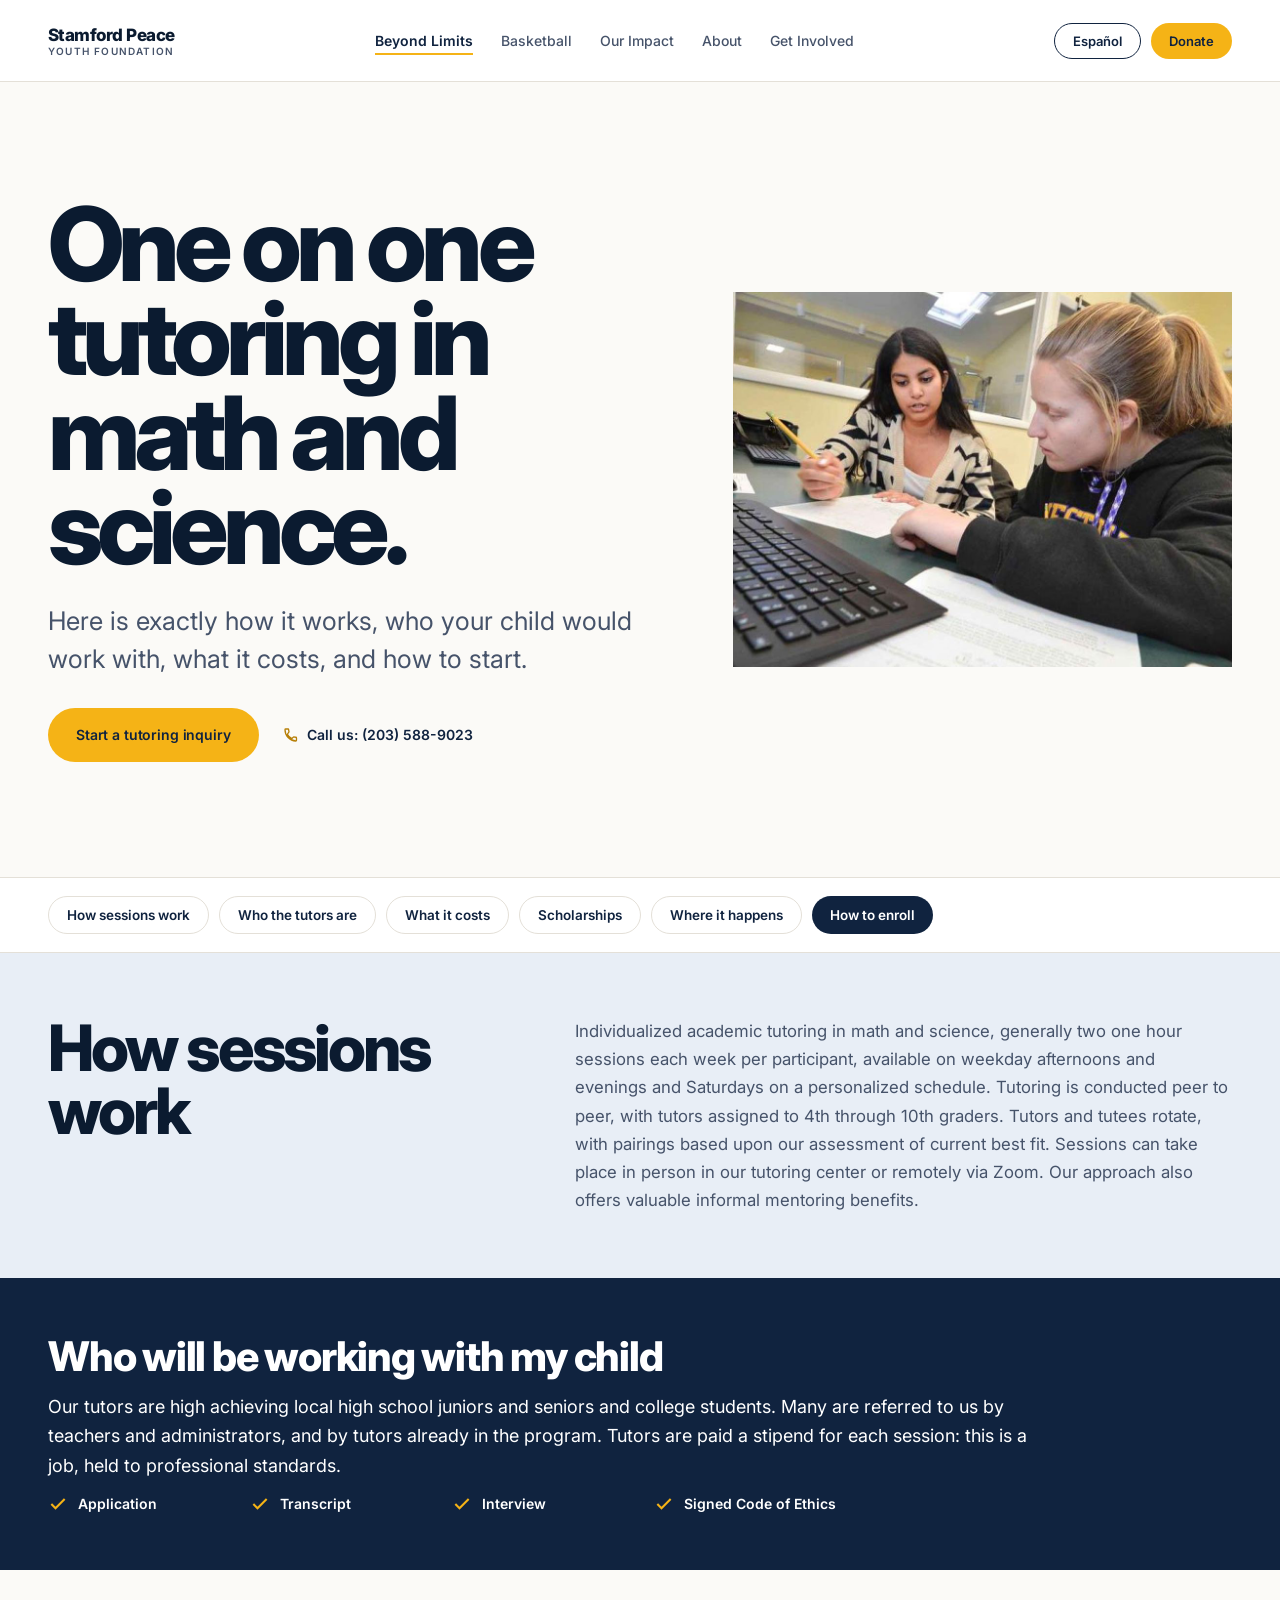
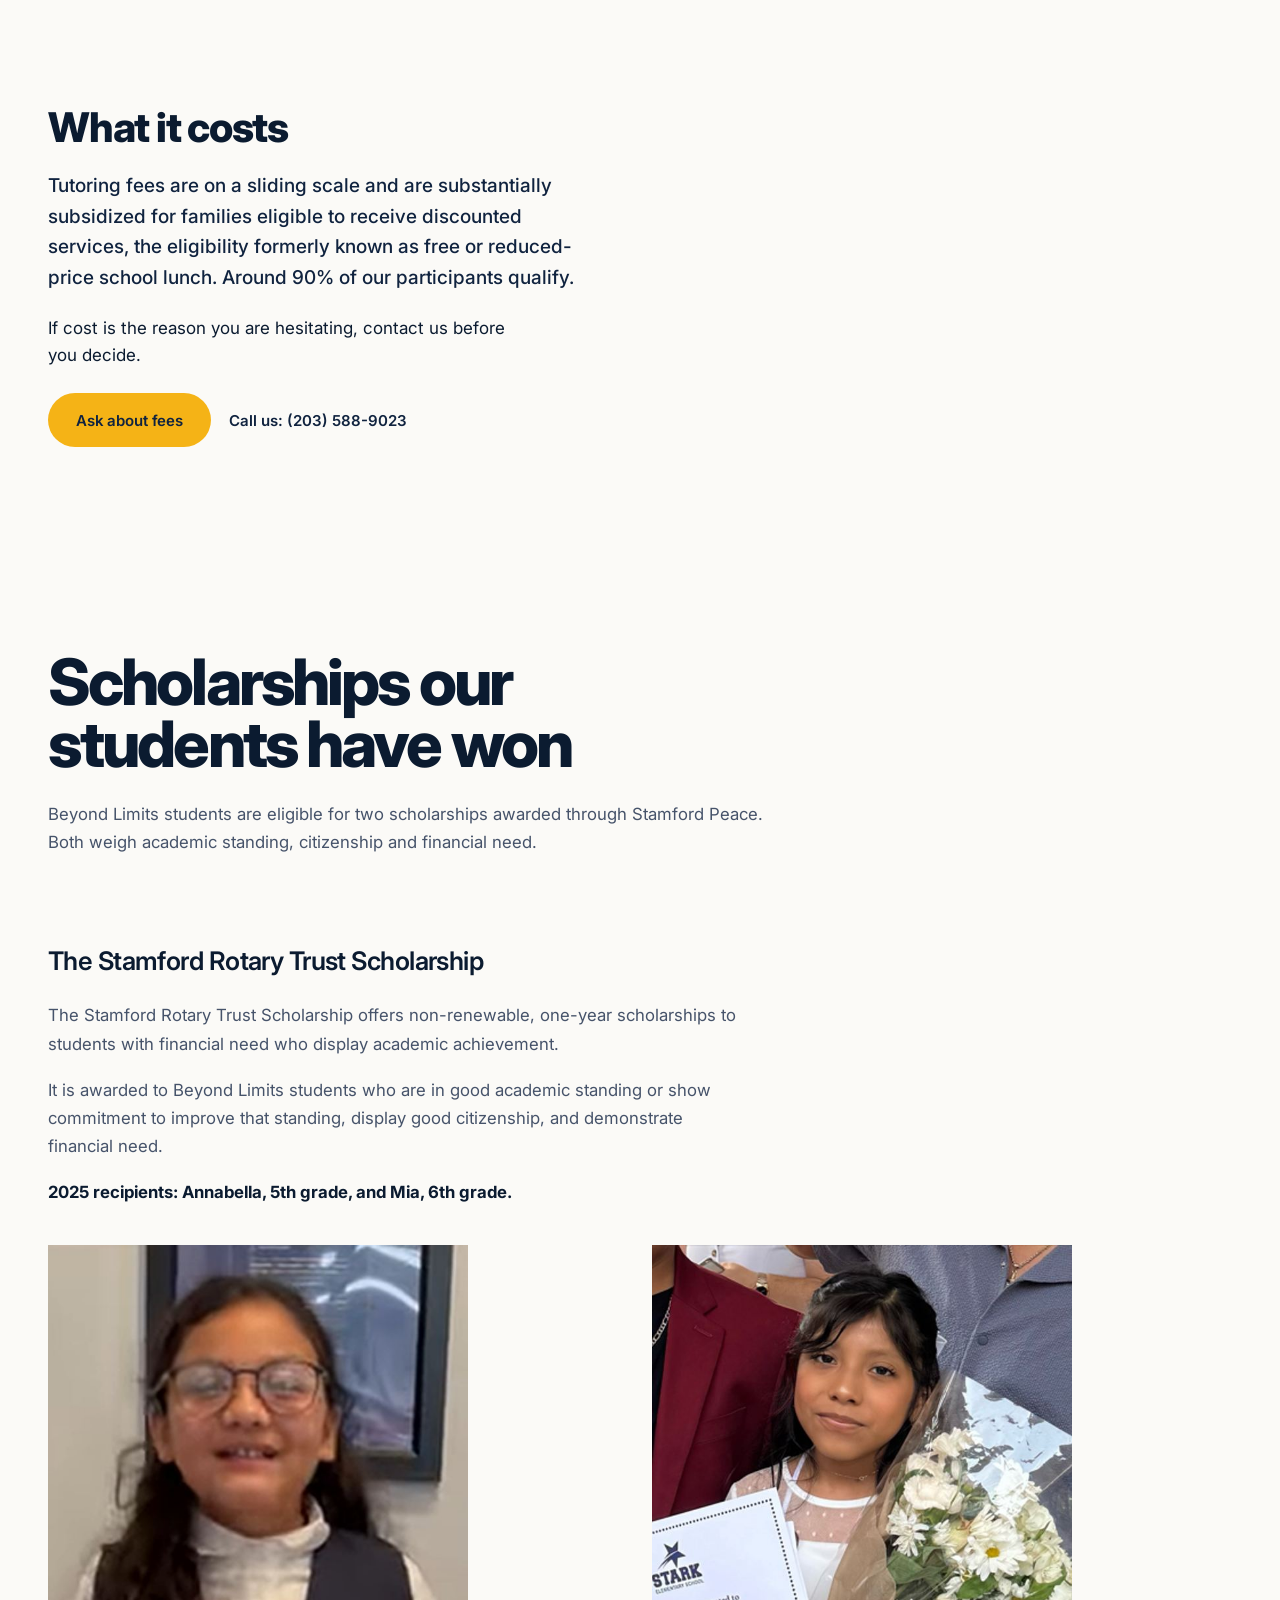
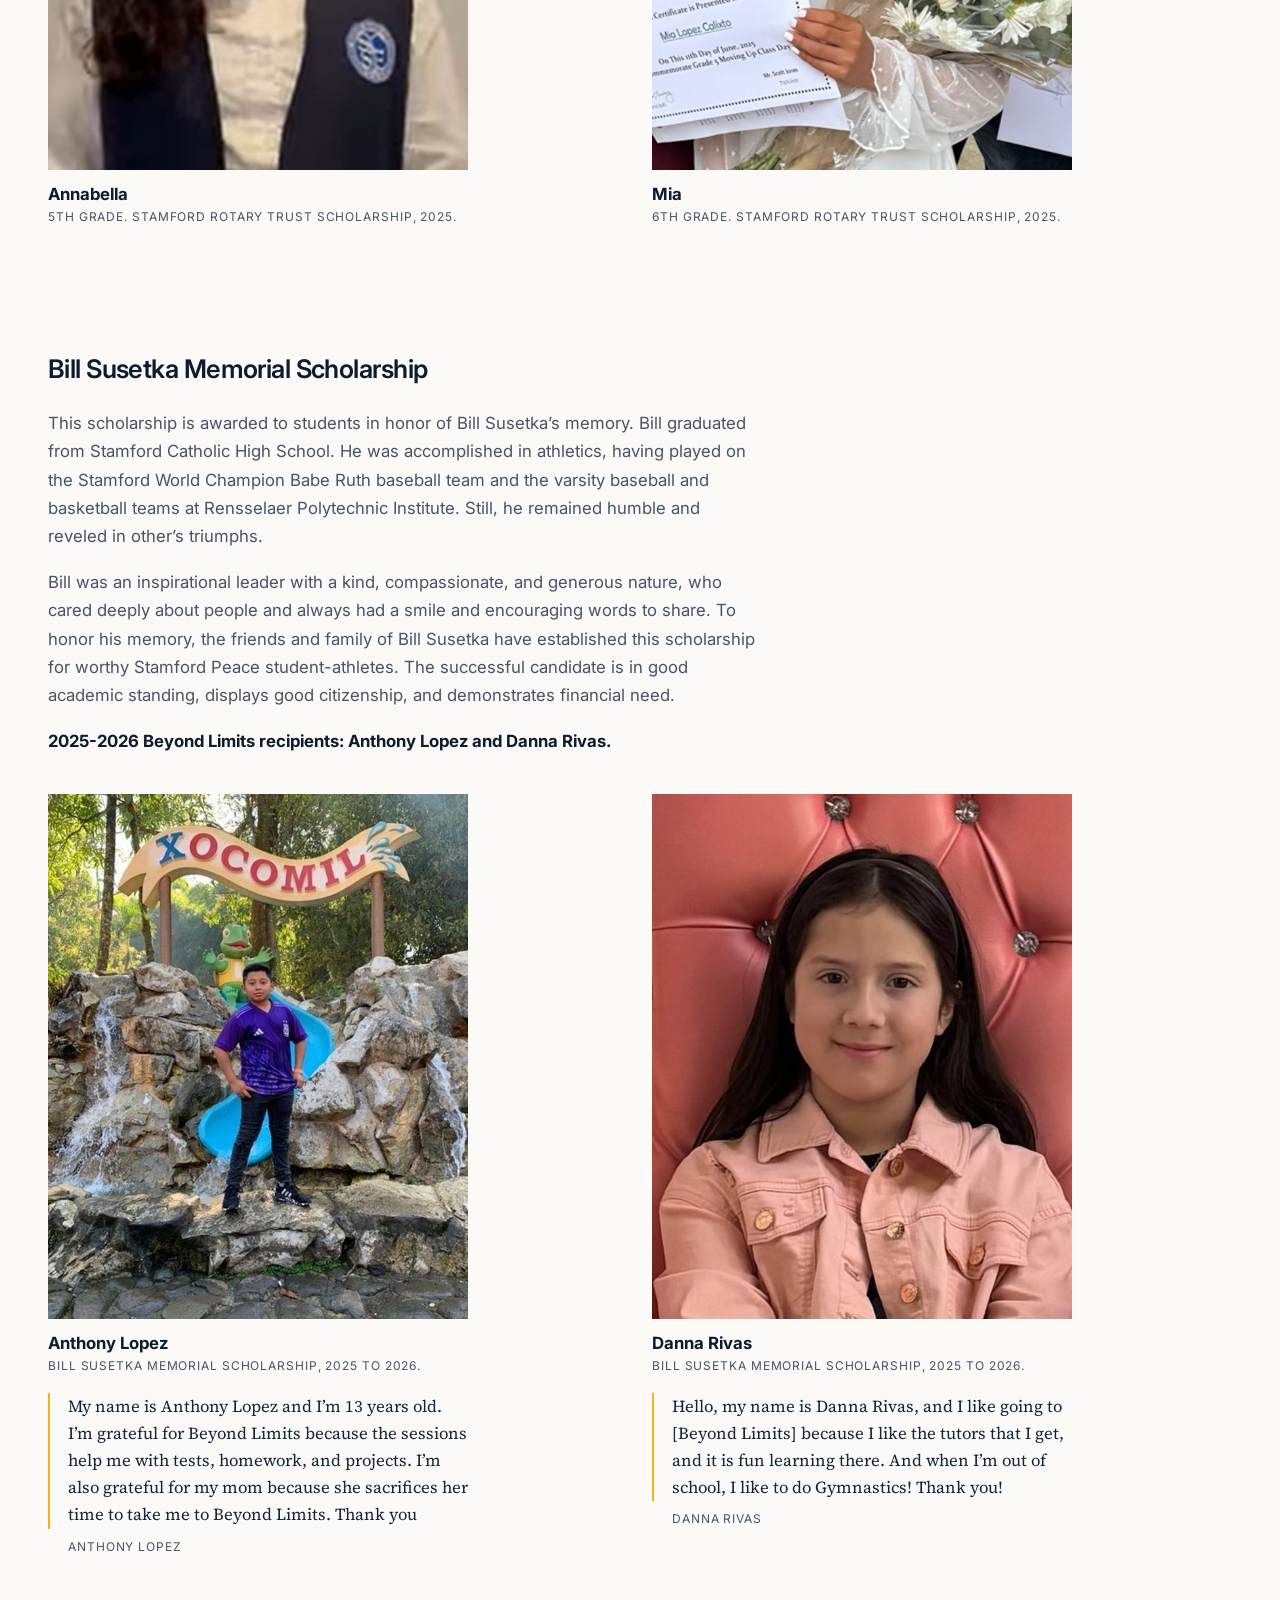
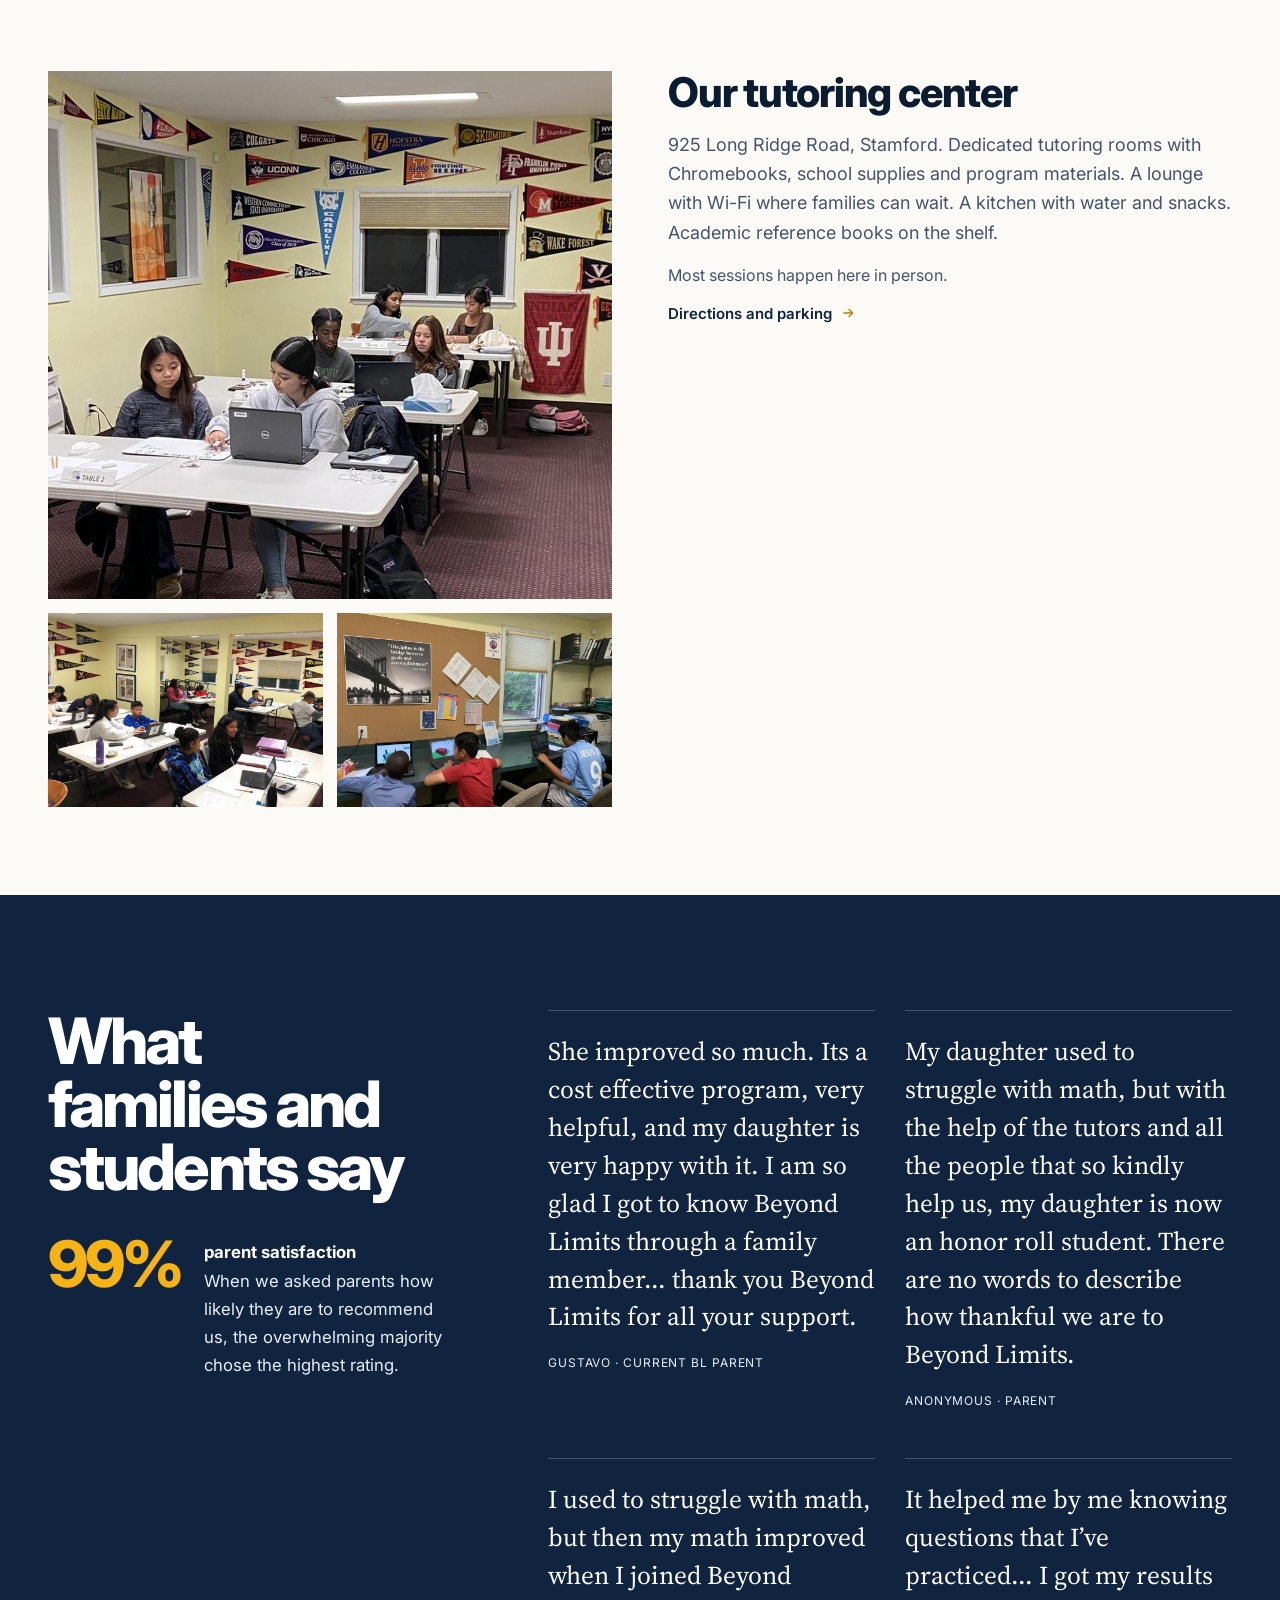
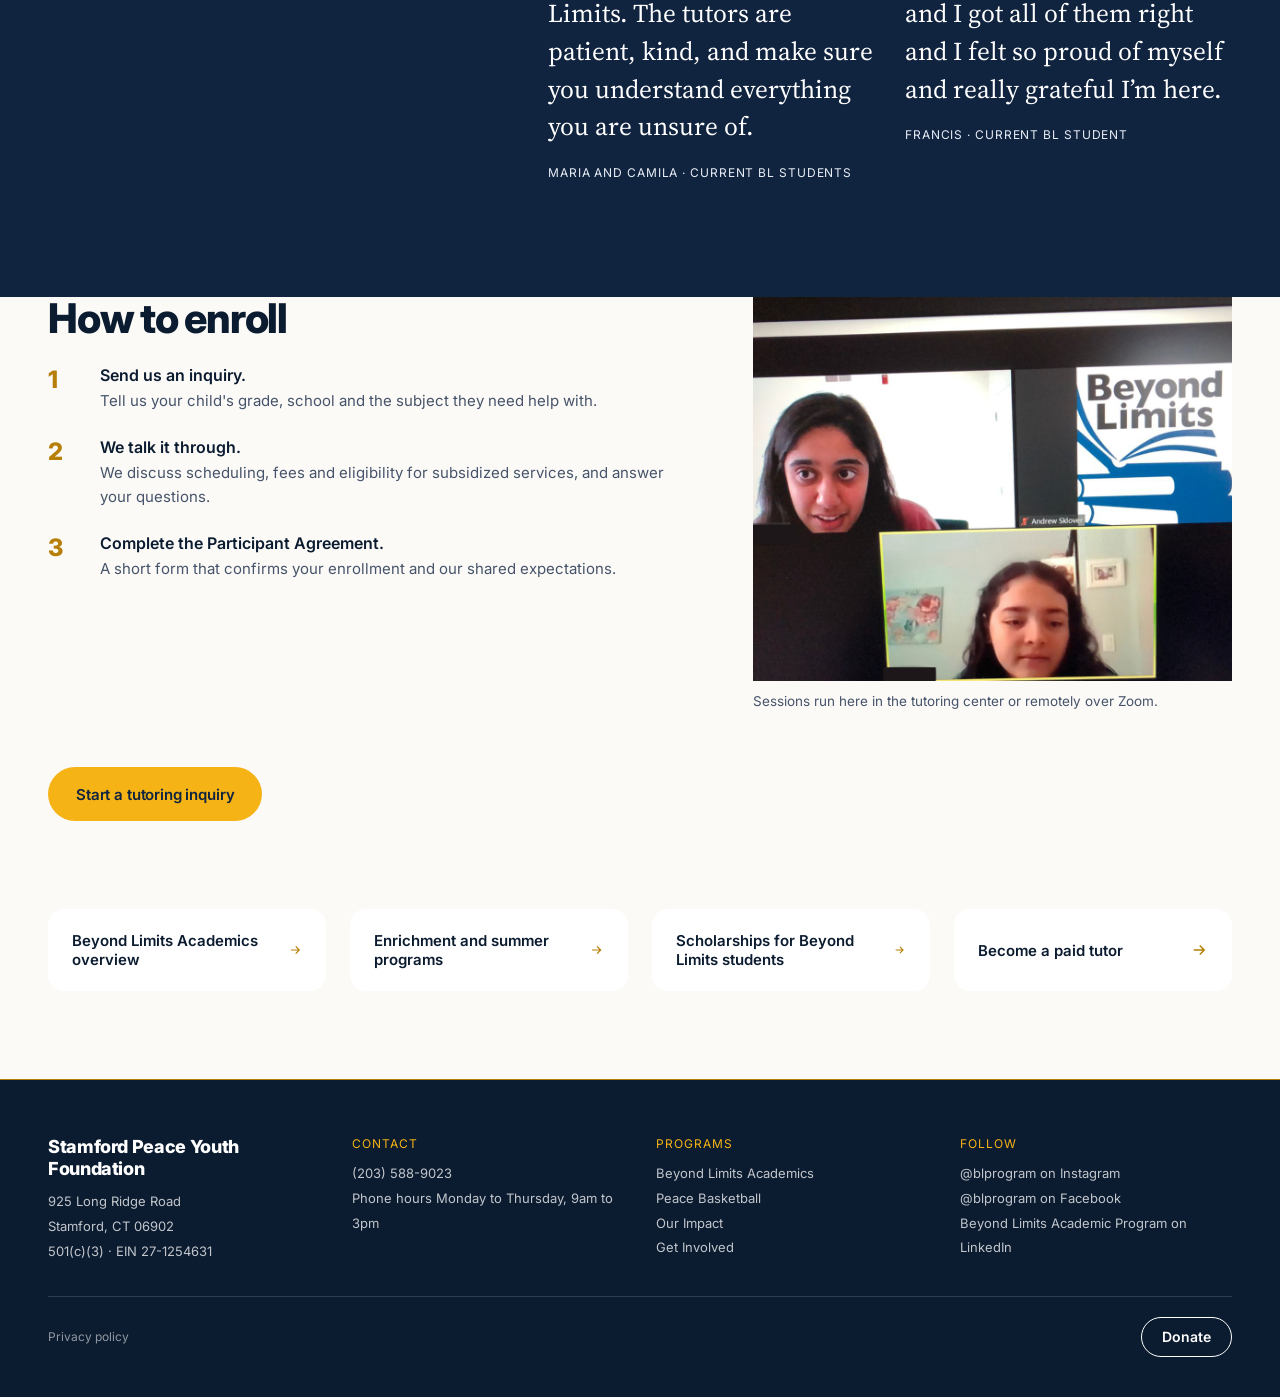
<file: tutoring.html>
<!doctype html>
<html lang="en">
<head>
<meta charset="utf-8">
<meta name="robots" content="noindex, nofollow">
<meta name="viewport" content="width=device-width, initial-scale=1">
<title>Tutoring · Beyond Limits Academics</title>
<style>
:root{--navy:#10233F;--ink:#0B1B30;--gold:#F5B316;--gold-deep:#B77F07;--gold-wash:#FDF3DA;--warm:#FBFAF7;--white:#FFFFFF;--slate:#46536A;--line:#E4E0D8;--sky:#E8EEF6;--serif:'Source Serif 4',Georgia,serif;--sans:Inter,system-ui,sans-serif;--pad:48px;--maxw:1280px}
*{box-sizing:border-box}
html{scroll-behavior:smooth}
body{margin:0;background:var(--warm);color:var(--slate);font-family:var(--sans);font-size:16px;-webkit-font-smoothing:antialiased}
a{color:var(--navy);text-decoration:none}a:hover{color:var(--gold-deep)}
img,svg{display:block}
button{font:inherit;color:inherit;background:none;border:0;padding:0;cursor:pointer}
:focus-visible{outline:2px solid var(--gold-deep);outline-offset:2px;border-radius:4px}
.wrap{max-width:var(--maxw);margin:0 auto;padding:0 var(--pad)}
h1,h2,h3,p{margin:0}
.d1{font-weight:800;color:var(--ink);font-size:clamp(42px,5.8vw,88px);line-height:1.0;letter-spacing:-0.045em}
.h2{font-weight:800;color:var(--ink);font-size:clamp(28px,3.2vw,48px);line-height:1.06;letter-spacing:-0.03em}
.h3{font-weight:700;color:var(--ink);font-size:24px;line-height:1.25;letter-spacing:-0.01em}
.h4{font-size:17px;font-weight:700;letter-spacing:-.01em;color:var(--ink)}
.body{font-size:18px;line-height:1.62;max-width:64ch;text-wrap:pretty}
.sm{font-size:14.5px;line-height:1.55;color:var(--slate);text-wrap:pretty}
.sup{font-size:19px;line-height:1.55;color:var(--slate);max-width:52ch}
.micro{font-size:13px;font-weight:600;letter-spacing:.08em;text-transform:uppercase;color:var(--gold-deep)}
.micro-gold{font-size:13px;font-weight:600;letter-spacing:.08em;text-transform:uppercase;color:var(--gold)}
.eyebrow-slate{font-size:13px;letter-spacing:.08em;text-transform:uppercase;color:var(--slate)}
.stack{display:flex;flex-direction:column}
.section{padding:0 var(--pad) 88px}

/* header, locked pattern */
.headstack{position:sticky;top:0;z-index:60;background:var(--white)}
.nav{display:flex;align-items:center;justify-content:space-between;gap:24px;height:82px;padding:0 var(--pad);border-bottom:1px solid var(--line);background:var(--white);transition:height .22s ease}
.headstack.compact .nav{height:62px}
.headstack.compact .brandsub{opacity:0}
.brand{display:flex;align-items:center;gap:12px}
.brandname{font-size:17px;font-weight:800;letter-spacing:-0.03em;color:var(--ink);line-height:1.1}
.brandsub{font-size:10px;font-weight:600;letter-spacing:.12em;text-transform:uppercase;color:var(--slate);transition:opacity .18s ease}
.navlinks{display:flex;align-items:center;gap:28px;font-size:14px;font-weight:500}
.navright{display:flex;align-items:center;gap:10px}
.pill{display:inline-flex;align-items:center;justify-content:center;height:36px;padding:0 18px;border-radius:999px;font-size:13px;font-weight:600;white-space:nowrap;transition:background-color .16s ease,color .16s ease,border-color .16s ease}
.pill-gold{background:var(--gold);color:var(--navy)}
.pill-gold:hover{background:var(--gold-deep);color:var(--navy)}
.pill-outline{border:1.5px solid var(--navy);color:var(--navy)}
.pill-outline:hover{background:var(--navy);color:var(--white)}
.navlink{position:relative;padding:6px 0;color:var(--slate);white-space:nowrap}
.navlink::after{content:"";position:absolute;left:0;right:0;bottom:0;height:2px;background:var(--gold);transform:scaleX(0);transform-origin:left;transition:transform .18s ease}
.navlink:hover::after,.navlink[aria-current="page"]::after{transform:scaleX(1)}
.navlink[aria-current="page"]{color:var(--navy);font-weight:600}
.burger{display:none;width:44px;height:44px;align-items:center;justify-content:center}
.drawer{display:none}

/* buttons */
.btn{display:inline-flex;align-items:center;justify-content:center;gap:8px;height:48px;padding:0 24px;border-radius:999px;font-size:15px;font-weight:600;white-space:nowrap;transition:background-color .16s ease,color .16s ease,border-color .16s ease,transform .16s ease}
.btn:active{transform:translateY(1px)}
.btn-primary{background:var(--gold);color:var(--navy)}
.btn-primary:hover{background:var(--gold-deep);color:var(--navy)}
.btn-secondary{border:1.5px solid var(--navy);color:var(--navy)}
.btn-secondary:hover{background:var(--navy);color:var(--white)}
.btn-ghost{border:1.5px solid var(--white);color:var(--white)}
.btn-ghost:hover{background:var(--white);color:var(--navy)}
.btn-lg{height:54px;padding:0 28px;letter-spacing:-0.01em}
.btn-xs{height:40px;padding:0 20px;font-size:14px}
.tlink{display:inline-flex;align-items:center;gap:8px;font-size:15px;font-weight:600;color:var(--navy)}
.tlink svg{transition:transform .18s ease}
.tlink:hover{color:var(--gold-deep)}
.tlink:hover svg{transform:translateX(4px)}

/* chip */
.chip{display:inline-flex;align-items:center;gap:6px;background:var(--gold-wash);border:1px solid var(--gold-deep);color:var(--gold-deep);font-size:12px;font-weight:600;padding:3px 12px;border-radius:99px;width:fit-content}
.chip-white{background:var(--white)}

/* hero */
.hero{display:grid;grid-template-columns:1.05fr .95fr;gap:56px;align-items:center;padding:64px var(--pad) 80px}
.hero-copy{display:flex;flex-direction:column;gap:22px;min-width:0}
.hero-photo{height:480px;overflow:hidden;background:transparent}
.hero-photo img{width:100%;height:100%;object-fit:cover;object-position:50% 35%}
.hero-cta{display:flex;align-items:center;gap:24px;margin-top:2px;flex-wrap:wrap}

/* placeholder slot, locked pattern */
.slot{border:1.5px dashed var(--gold-deep);background:var(--gold-wash);border-radius:16px;display:flex;flex-direction:column;align-items:center;justify-content:center;gap:8px;text-align:center;padding:12px}
.slot-label{font-size:12px;font-weight:600;color:var(--gold-deep);line-height:1.5;max-width:22ch}

/* subnav */
.subnav{background:var(--white);border-top:1px solid var(--line);border-bottom:1px solid var(--line)}
.subnav-inner{display:flex;gap:10px;padding:18px var(--pad);flex-wrap:wrap}
.subpill{display:inline-flex;align-items:center;height:38px;padding:0 18px;border-radius:99px;font-size:13.5px;font-weight:600;white-space:nowrap;transition:background-color .16s ease,color .16s ease,border-color .16s ease}
.subpill-on{background:var(--navy);color:var(--white)}
.subpill-off{border:1px solid var(--line);background:var(--white);color:var(--navy)}
.subpill-off:hover{border-color:var(--gold-deep);color:var(--gold-deep)}

/* sessions timeline */
.sessions{display:grid;grid-template-columns:1.4fr .8fr;gap:56px;padding-top:80px}
.timeline{display:flex;flex-direction:column;padding-top:6px}
.tl-step{display:flex;gap:16px;align-items:flex-start}
.tl-rail{display:flex;flex-direction:column;align-items:center}
.tl-dot{width:12px;height:12px;border-radius:50%;background:var(--gold);flex:0 0 auto}
.tl-line{width:2px;flex:1 1 auto;background:var(--line);min-height:32px}
.tl-label{font-size:15px;font-weight:600;color:var(--ink);padding-bottom:26px}
.tl-step:last-child .tl-label{padding-bottom:0}

/* safety panel, navy object */
.nightband{background:var(--navy);color:var(--white);margin-bottom:136px}
.nightband-in{width:100%;max-width:var(--maxw);margin:0 auto;padding:clamp(44px,4.4vw,58px) var(--pad)}
.safety{display:flex;flex-direction:column;gap:24px}
.safety .h2{color:var(--white)}
.safety-body{font-size:18px;line-height:1.62;color:var(--white);max-width:92ch}
.checklist{display:grid;grid-template-columns:repeat(4,minmax(0,1fr));gap:20px}
.check-item{display:flex;align-items:center;gap:10px}
.check-item span{font-size:14px;font-weight:600;color:var(--white)}
.chip-navy{background:rgba(253,243,218,.14);border-color:var(--gold);color:var(--gold)}

/* cost section, formerly the two-column .panel-a card.
   The right-hand track held the dashed fee slots and the quiet panel; both were
   removed 2026-09-03, which left a white card wrapping copy that filled half of
   it. Card gone, section now sits on the page like every other one here.
   This rule was .panel-a .lead, so it had to be rescoped or removing the card
   would have quietly unstyled the paragraph. */
#costs .lead{font-size:19px;line-height:1.6;color:var(--navy);max-width:46ch;font-weight:500}
.reassure{font-size:17px;line-height:1.6;color:var(--ink);max-width:44ch}

/* center mosaic */
.mosaic{display:grid;grid-template-columns:1fr 1fr;gap:56px;align-items:start}
.mosaic-grid{display:grid;grid-template-columns:repeat(2,minmax(0,1fr));grid-template-rows:repeat(2,160px);gap:14px}
.mosaic-grid .ph{grid-row:span 2;overflow:hidden;background:var(--navy)}
.mosaic-grid .ph img{width:100%;height:100%;object-fit:cover;object-position:50% 30%}

/* quote card, locked pattern */
.quote{background:var(--white);border-radius:16px;padding:32px;display:flex;flex-direction:column;gap:14px;position:relative;transition:transform .18s ease}
.quote::before{content:"";position:absolute;top:0;left:0;right:0;height:3px;background:var(--gold);border-radius:16px 16px 0 0;opacity:0;transition:opacity .18s ease}
.quote:hover{transform:translateY(-2px)}
.quote:hover::before{opacity:1}
.qmark{font-family:var(--serif);font-size:56px;line-height:.6;color:var(--gold-deep)}
.qtext{font-family:var(--serif);font-size:20px;line-height:1.45;color:var(--navy)}
.grid2{display:grid;grid-template-columns:repeat(2,minmax(0,1fr));gap:24px}
.grid3{display:grid;grid-template-columns:repeat(3,minmax(0,1fr));gap:24px}
.grid4{display:grid;grid-template-columns:repeat(4,minmax(0,1fr));gap:24px}

/* enroll steps */
.steps{display:flex;flex-direction:column;gap:24px;max-width:64ch}
.step{display:flex;gap:18px}
.step-num{font-family:var(--sans);font-size:24px;font-weight:800;color:var(--gold-deep);min-width:34px;letter-spacing:-.02em}
.step-t{font-size:16px;font-weight:600;color:var(--ink)}
.step-b{font-size:15px;line-height:1.6}

/* doorway card, navy object, locked pattern */
.doorcard{background:var(--navy);border-radius:16px;padding:44px;display:grid;grid-template-columns:minmax(0,1fr) auto;gap:56px;align-items:center}
.doorcard .h2{color:var(--white);font-size:clamp(28px,3vw,40px);letter-spacing:-.022em;line-height:1.08;max-width:24ch}
.doorsub{font-size:17px;line-height:1.6;color:var(--white);max-width:56ch;text-wrap:pretty}
.doorside{display:flex;flex-direction:column;align-items:flex-start;gap:12px}
.doornote{font-size:13px;line-height:1.5;color:var(--white);opacity:.75;max-width:24ch}

/* related paths */
.pathcard{background:var(--white);border-radius:16px;padding:22px 24px;display:flex;align-items:center;justify-content:space-between;gap:12px;position:relative;transition:transform .18s ease}
.pathcard::before{content:"";position:absolute;top:0;left:0;right:0;height:3px;background:var(--gold);border-radius:16px 16px 0 0;opacity:0;transition:opacity .18s ease}
.pathcard:hover{transform:translateY(-2px)}
.pathcard:hover::before{opacity:1}
.pathcard span{font-size:15px;font-weight:600;color:var(--ink)}

/* footer, locked */
.foot{background:var(--ink);border-top:1px solid var(--gold-deep);padding:56px 0 40px}
.foot-grid{display:grid;grid-template-columns:repeat(4,minmax(0,1fr));gap:32px}
.foot-col{display:flex;flex-direction:column;gap:10px}
.foot-h{font-size:12px;letter-spacing:.08em;text-transform:uppercase;color:var(--gold)}
.foot-t{font-size:18px;font-weight:800;letter-spacing:-0.02em;color:var(--white);line-height:1.2}
.foot-b{font-size:13px;line-height:1.9;color:var(--white);opacity:.75}
.foot-b a{color:var(--white)}.foot-b a:hover{color:var(--gold)}
.foot-bot{display:flex;justify-content:space-between;align-items:center;gap:20px;border-top:1px solid rgba(255,255,255,.15);padding-top:20px;margin-top:32px}
.foot-legal{font-size:12px;color:var(--white);opacity:.55}
.foot-legal a{color:var(--white)}

@media (max-width:1100px){
  :root{--pad:32px}
  .hero{gap:36px}
  .hero-photo{height:400px}
  .sessions{grid-template-columns:1fr;gap:40px}
  .safety{padding:36px}
  .checklist{grid-template-columns:repeat(2,minmax(0,1fr))}
  .safety-body{max-width:none}
  .mosaic{grid-template-columns:1fr;gap:32px}
  .grid4{grid-template-columns:repeat(2,minmax(0,1fr))}
  .navlinks{gap:20px;font-size:13.5px}
}
@media (max-width:900px){
  :root{--pad:20px}
  .burger{display:flex}
  .navlinks{display:none}
  .navright{display:none}
  .nav{height:60px}
  .headstack.compact .nav{height:56px}
  .drawer{display:block;overflow:hidden;height:0;background:var(--white);border-bottom:1px solid var(--line);transition:height .26s ease}
  .drawer-inner{display:flex;flex-direction:column;padding:8px var(--pad) 20px;gap:2px}
  .drawer-inner a{display:flex;align-items:center;min-height:48px;font-size:16px;font-weight:500;color:var(--navy);border-bottom:1px solid var(--line)}
  .drawer-inner a:hover{color:var(--gold-deep)}
  .drawer .btn{margin-top:16px}
  .brandsub{display:none}
  .hero{grid-template-columns:1fr;gap:24px;padding:32px var(--pad)}
  .hero-photo{height:260px}
  .hero-cta{flex-direction:column;gap:12px;margin-top:0}
  .hero-cta .btn{width:100%;height:52px}
  .doorcard{grid-template-columns:1fr;gap:24px;padding:28px 24px}
  .doorside{align-items:stretch}
  .doorside .btn{width:100%;height:52px}
  .doornote{max-width:none}
  .grid2,.grid3,.grid4{grid-template-columns:1fr;gap:14px}
  .checklist{grid-template-columns:1fr 1fr}
  .foot-grid{grid-template-columns:1fr;gap:24px}
  .foot-bot{flex-direction:column;align-items:flex-start}
  .section{padding:0 var(--pad) 44px}
}
@media (prefers-reduced-motion:reduce){*{transition-duration:.01ms!important;animation-duration:.01ms!important}html{scroll-behavior:auto}}
/* accordion, matching about.html */
.acclist{display:flex;flex-direction:column;gap:12px}
.accitem{background:var(--white);border-radius:16px}
.accitem summary{list-style:none;cursor:pointer;display:flex;align-items:center;justify-content:space-between;gap:16px;padding:22px 24px}
.accitem summary::-webkit-details-marker{display:none}
.acctitle{font-size:17px;font-weight:700;letter-spacing:-.01em;color:var(--ink)}
.accicon{flex:0 0 auto;width:20px;height:20px;color:var(--gold-deep);transition:transform .2s ease}
.accitem[open] .accicon{transform:rotate(45deg)}
.accbody{padding:0 24px 24px;font-size:15px;line-height:1.6;color:var(--slate)}
.accbody p{margin:0 0 12px}
.accbody p:last-child{margin-bottom:0}
.accrec{margin-top:16px;padding-top:14px;border-top:1px solid var(--line);font-weight:600;color:var(--ink)}
.accquote{margin:14px 0 0;padding-left:16px;border-left:2px solid var(--gold)}
.accquote blockquote{margin:0;font-family:var(--serif);font-size:16px;line-height:1.5;color:var(--navy)}
.accquote figcaption{margin-top:6px;font-size:13px;letter-spacing:.08em;text-transform:uppercase;color:var(--slate)}
/* PATTERNS:START -- generated from patterns.css, do not edit here */
/* Self-hosted rather than loaded from Google: no third-party request, nothing
   about a family's visit leaves this domain, and the page cannot fall back to
   Georgia on a network that blocks the CDN.

   WOFF2, subset to the characters this site actually renders. The pair arrived
   as raw variable TTF at 2,037KB, which is a poor trade for families opening
   this on a phone. Subsetting to Basic Latin, Latin-1 Supplement, Latin
   Extended-A, General Punctuation, arrows and currency takes it to 337KB, and
   both variable axes survive, so every weight from 400 to 800 still resolves
   from the one file.

   The ranges are deliberately wider than today's text. Latin-1 covers Spanish
   accents, because Spanish versions of the parent-facing pages are an open
   question with Andy. The arrow range is not optional: impact.html renders a
   &rarr; and without it that character ships as tofu.

   To regenerate after a copy change that introduces a new character, subset
   from the TTF originals with fontTools rather than editing these files. */
@font-face{font-family:Inter;src:url('fonts/Inter-variable.woff2') format('woff2');font-style:normal;font-weight:100 900;font-display:swap}
@font-face{font-family:'Source Serif 4';src:url('fonts/SourceSerif4-variable.woff2') format('woff2');font-style:normal;font-weight:200 900;font-display:swap}

/* ============================================================================
   Photograph patterns. Single source of truth.

   The nine pages each carry their own <style> block and none of them match, so
   these rules are NOT copied by hand into nine files. build-site.py inlines this
   file into every page at the PATTERNS marker and fails the build if a page is
   missing it. Edit here, run the build, and every page gets it.

   Inlined rather than <link>ed on purpose: this is a static GitHub Pages site and
   an extra blocking request for ~4KB is a worse trade than the duplication.

   EVERY CLASS IS PREFIXED p-. That is not decoration.
   The first version of this file used .ph and .mosaic, and both already existed:
   .ph is a 340px navy placeholder box on index and tutoring, .mosaic is the
   two-column layout on tutoring. Injecting them silently restyled both live
   sections. (.band collided only with a dead rule no markup uses, so that one
   was harmless.) The prefix is what stops a new pattern reaching into markup it
   was never meant to touch, so keep it.

   House rules these follow:
     - tokens only, no new colours
     - .wrap is max-width 1280 with 48px sides; .section adds 88px bottom
     - breakpoints are 1100 and 900, matching the pages
     - every image declares aspect-ratio so nothing reflows when it loads
   ============================================================================ */

/* Shared. Every photograph on the site goes through .p-img. -----------------

   No height here on purpose. Two kinds of pattern use this:
     - the IMAGE carries the shape (card, figure, pair, accent) via aspect-ratio
     - the WRAPPER carries the shape (band, split, mosaic) and the image fills it
   A blanket height:100% breaks the first kind: inside a flex card it resolves
   against the card and silently overrides aspect-ratio, which is exactly how the
   three cards in a grid ended up three different heights. So the wrapper-shaped
   patterns opt into height:100% themselves, below.

   height:auto is load-bearing, not a default. Every <img> carries width and
   height attributes so the browser reserves the right box before the file
   arrives, and those attributes are presentational hints: with no height in the
   CSS they apply literally, so a 600x600 file in a 240px column rendered 240
   wide by 600 tall and aspect-ratio was ignored, because aspect-ratio only
   applies when height is auto. */
.p-img{display:block;width:100%;height:auto;object-fit:cover;background:var(--sky);border-radius:0}
.p-img-flat{border-radius:0}
.p-fig{margin:0}
.p-cap{margin-top:10px;font-size:13.5px;line-height:1.5;color:var(--slate);max-width:58ch}

/* 1. Full-bleed band -------------------------------------------------------
   Escapes .wrap entirely, so it is a top-level <section class="p-band">, never
   a child of .wrap.section. Text sits on a scrim, not on the bare photograph:
   a photo's own contrast is not something we control. */
.p-band{position:relative;margin:0 0 88px;min-height:clamp(320px,42vw,520px);display:grid;isolation:isolate}
.p-band>.p-img{position:absolute;inset:0;height:100%;border-radius:0;z-index:0}
.p-band::after{content:"";position:absolute;inset:0;z-index:1;background:linear-gradient(100deg,rgba(11,27,48,.86) 0%,rgba(11,27,48,.66) 46%,rgba(11,27,48,.28) 100%)}
.p-band-in{position:relative;z-index:2;align-self:center;width:100%;max-width:var(--maxw);margin:0 auto;padding:64px var(--pad);display:flex;flex-direction:column;gap:18px;align-items:flex-start}
.p-band-in>*{max-width:44ch}
.p-band .h2,.p-band .d1{color:var(--white)}
.p-band .body,.p-band .sup{color:#DCE4EF}
.p-band .micro{color:var(--gold)}
/* A centred band needs a symmetric scrim: the default gradient is built for
   text sitting on the left, so it leaves the right end of a centred headline on
   the lightest part of the photograph. */
.p-band-center::after{background:linear-gradient(180deg,rgba(11,27,48,.60) 0%,rgba(11,27,48,.78) 100%)}
/* A band carrying only an eyebrow and a heading collapses to about 199px on a
   phone, because min-height goes to 0 below 900. A 2.5:1 group photograph in a
   390x199 box is a strip of torsos. These bands drop the picture and keep the
   colour; Donate's band is taller and keeps its photograph. */
@media (max-width:900px){
  .p-band.p-band-tight>.p-img{display:none}
  .p-band.p-band-tight::after{background:var(--navy)}
  .p-band-tight .p-band-in{padding-top:44px;padding-bottom:44px}
}

/* 2. Photo beside copy -----------------------------------------------------
   Copy leads. .p-split-flip puts the photograph first on wide screens and
   leaves source order alone, so a screen reader still hears the heading first. */
.p-split{display:grid;grid-template-columns:1fr 1fr;gap:clamp(28px,4vw,64px);align-items:center}
.p-split-media{aspect-ratio:4/3;margin:0}
.p-split-media .p-img{height:100%}
.p-split-flip .p-split-media{order:-1}
.p-split-copy{display:flex;flex-direction:column;gap:16px;align-items:flex-start}

/* 3. Inline figure ---------------------------------------------------------
   Sits inside a reading column and is deliberately narrower than the text it
   interrupts, so the eye keeps its place. */
.p-figure{margin:26px 0 0;max-width:520px}
.p-figure .p-img{aspect-ratio:5/4}

/* 4. Portrait pair ---------------------------------------------------------
   Two people, named. The name is part of the pattern because an unnamed
   portrait on an About page is worse than no portrait. */
.p-pair{display:grid;grid-template-columns:repeat(2,minmax(0,1fr));gap:clamp(20px,3vw,40px);max-width:760px}
.p-pair figure{margin:0}
.p-pair .p-img{aspect-ratio:4/5}
.p-pair-name{margin-top:12px;font-size:17px;font-weight:700;letter-spacing:-.01em;color:var(--ink)}
.p-pair-role{margin-top:2px;font-size:14px;color:var(--slate)}

/* 5. Card grid -------------------------------------------------------------
   Two, three or four across. Set --n to the count; it collapses on its own. */
.p-grid{display:grid;grid-template-columns:repeat(var(--n,3),minmax(0,1fr));gap:clamp(18px,2.4vw,28px)}
.p-card{display:flex;flex-direction:column;background:var(--white);border:1px solid var(--line);border-radius:16px;overflow:hidden}
.p-card .p-img{aspect-ratio:3/2;border-radius:0}
.p-card-b{padding:18px 20px 22px;display:flex;flex-direction:column;gap:7px;flex:1}
.p-card-t{font-size:17px;font-weight:700;letter-spacing:-.01em;color:var(--ink)}

/* 6. Mosaic ----------------------------------------------------------------
   One room, three ways. Used exactly once on the site, on the tutoring centre.
   Give the biggest slot the strongest photograph: the large cell is the one
   people read, so a weak image there inverts the whole point of the pattern. */
.p-mosaic{display:grid;grid-template-columns:1.55fr 1fr;grid-template-rows:repeat(2,1fr);gap:14px;aspect-ratio:16/9}
.p-mosaic>*{margin:0}
.p-mosaic>*:first-child{grid-row:span 2}
.p-mosaic .p-img{height:100%}

/* 7. Quiet accent ----------------------------------------------------------
   The smallest pattern. For sections whose content is the words, where a
   photograph is a breath rather than evidence. */
.p-accent{display:flex;gap:clamp(20px,3vw,36px);align-items:flex-start}
.p-accent-media{flex:0 0 clamp(160px,20vw,240px);margin:0}
.p-accent-media .p-img{aspect-ratio:1}
.p-accent-copy{flex:1;min-width:0;display:flex;flex-direction:column;gap:14px;align-items:flex-start}

/* 8. Aside -----------------------------------------------------------------
   Content leads on the left, a figure sits beside it on the right. Born on
   tutoring.html "How to enroll", where a figure in the reading column left an
   empty half page next to it: this puts the photograph in that space and made
   the section 30% shorter. Anything full width inside it takes .p-aside-wide. */
.p-aside{display:grid;grid-template-columns:1.15fr .85fr;gap:clamp(28px,4vw,56px);align-items:start}
.p-aside-wide{grid-column:1/-1}
.p-figure-flush{margin-top:0}

/* 9. Numbered grid ---------------------------------------------------------
   For a list of principles that arrived as one paragraph with inline numbers.
   Same words, one entry point per item instead of one for the whole block. */
.p-numgrid{display:grid;grid-template-columns:repeat(3,minmax(0,1fr));gap:clamp(16px,2vw,22px)}
.p-num{border-top:1px solid var(--line);
padding:20px 22px 22px;display:flex;flex-direction:column;gap:6px}
.p-num-n{font-size:13px;font-weight:700;color:var(--gold-deep);letter-spacing:.04em;
font-variant-numeric:tabular-nums}
.p-num-t{font-size:17px;font-weight:700;letter-spacing:-.01em;color:var(--ink)}

/* 10. Field list -----------------------------------------------------------
   For a set of things a reader needs to COMPARE. Three leagues were described
   in three prose paragraphs covering the same six attributes in a different
   order each time, so the fact that only one of them takes girls was invisible
   without reading all three to the end. Same labels, same order, every card. */
.fields{margin:2px 0 0;display:flex;flex-direction:column;gap:9px}
.fq dt{font-size:11px;font-weight:700;letter-spacing:.07em;text-transform:uppercase;color:var(--gold-deep)}
.fq dd{margin:2px 0 0;font-size:14.5px;line-height:1.5;color:var(--slate)}
/* The labels only compare if they line up across cards, so a heading that wraps
   to two lines must not push its own field list down past its neighbours'. */
h3:has(+ .fields){min-height:2.6em}
@media (max-width:900px){h3:has(+ .fields){min-height:0}}

/* 11. Quote grid -----------------------------------------------------------
   Four testimonies at 20px with 56px quote marks read as four essays. The fix
   was never fewer quotes: it was smaller ones. The number they all support
   leads the section rather than trailing it in a sentence nobody reaches. */
.qlead{display:flex;gap:22px;align-items:flex-start;background:var(--white);
border:1px solid var(--line);border-radius:16px;padding:22px 26px}
.qlead-num{font-size:44px;font-weight:800;letter-spacing:-.03em;color:var(--gold-deep);line-height:1}
.qlead-t{font-size:15px;font-weight:700;color:var(--ink);margin-bottom:4px}
.qlead .sm{max-width:62ch}
.qgrid{display:grid;grid-template-columns:repeat(2,minmax(0,1fr));gap:16px}
.qcompact{padding:22px 24px;gap:10px}
.qcompact .qtext{font-size:16.5px;line-height:1.5}
.qcompact .qmark{font-size:34px}

/* Text link ----------------------------------------------------------------
   .tlink is an existing site class, but only four of the nine pages define it
   and the four do not agree. impact.html and about.html use it and style it not
   at all, so their links rendered as plain inline text and the arrow wrapped to
   its own line. One definition here, last in the cascade, so all nine match.
   width:fit-content and white-space:nowrap are sponsorship's version, which is
   the only one that had already solved the wrapping arrow. */
.tlink{display:inline-flex;align-items:center;gap:8px;font-size:15px;font-weight:600;
color:var(--navy);white-space:nowrap;width:fit-content}
.tlink svg{transition:transform .18s ease}
.tlink:hover{color:var(--gold-deep)}
.tlink:hover svg{transform:translateX(4px)}
@media (prefers-reduced-motion:reduce){.tlink svg,.tlink:hover svg{transition:none;transform:none}}

/* 12. Growth arc -----------------------------------------------------------
   Two numbers and the distance between them. Built because "supporting
   initially five students... now working with 250+" was a subordinate clause
   on a page called Our Impact. */
.arc{display:flex;align-items:center;gap:clamp(20px,4vw,48px);padding:22px 0 0;
border-top:1px solid var(--line);flex-wrap:wrap}
.arc-yr{font-size:11px;font-weight:700;letter-spacing:.08em;text-transform:uppercase;color:var(--slate)}
.arc-n{font-size:52px;font-weight:800;letter-spacing:-.04em;line-height:1;color:var(--slate);margin-top:4px}
.arc-now{color:var(--gold-deep)}
.arc-to{font-size:30px;color:var(--line)}
.arc .sm{margin-top:6px;display:block}
.fields-wide .fq dd{max-width:66ch}
.whycard{padding:22px 0 0;border-top:1px solid var(--line)}

/* 13. Logo wall ------------------------------------------------------------
   A modifier on the site's existing .logorow, NOT a replacement, because the
   per-logo heights on index.html were already hand-tuned and an area-normalising
   formula independently agreed with them within a few pixels. Sizing was never
   the problem. Two things were: fourteen competing colour schemes, and a five
   column grid that left fourteen logos as 5 / 5 / 4 with an orphan gap.

   The filter is measured, not chosen by eye. grayscale plus opacity left a
   93-point spread between the palest logo and the darkest, because opacity
   cannot rescue a pale original. Darkening cuts that spread to 43. */
.p-logowall{grid-template-columns:repeat(auto-fit,minmax(140px,1fr));gap:18px 20px}
.p-logowall img{filter:grayscale(1) brightness(.45);transition:filter .18s ease;max-width:100%}
.p-logowall a:hover img,.p-logowall a:focus-visible img{filter:none}
@media (prefers-reduced-motion:reduce){.p-logowall img{transition:none}}

/* 14. Three-up mosaic ------------------------------------------------------
   A modifier on the site's .mosaic-grid, which is a 2x2. Three photographs in a
   four-cell grid leave an orphan, so the first spans both columns. */
.p-mosaic3{grid-template-rows:auto auto}
.p-mosaic3>*:first-child{grid-column:1/-1}
.p-mosaic3>*{min-height:0}

/* 15. Name chips -----------------------------------------------------------
   For a long list of peers where every entry carries equal weight. Built for
   the 26 colleges on basketball.html, which had been a five-column text grid
   with rules through it, plus a screenshot of a six-logo collage that named
   five colleges the list already had. Chips beat logos here: we hold logo files
   for three of the twenty-six, and featuring those three would claim they are
   special when the only thing special about them is that we have the files. */
.p-chips{list-style:none;display:flex;flex-wrap:wrap;gap:8px;margin:2px 0 0;padding:0}
.p-chips li{font-size:14px;line-height:1;color:var(--navy);background:var(--white);
border:1px solid var(--line);border-radius:999px;padding:9px 15px}

/* Logo strip ---------------------------------------------------------------
   Not one of the seven. Real logo files on a neutral ground. */
.p-logos{display:flex;flex-wrap:wrap;gap:clamp(20px,3vw,44px);align-items:center}
.p-logos img{height:clamp(38px,4.4vw,56px);width:auto;object-fit:contain;filter:grayscale(1);opacity:.72;transition:filter .18s ease,opacity .18s ease}
.p-logos img:hover{filter:grayscale(0);opacity:1}

/* 16. Dark Chorus ---------------------------------------------------------
   Selected tutoring direction. These are opt-in composition rules rather
   than global replacements: the system lives here, but only markup carrying
   a p-chorus-* class adopts it. Flat fields, rules and whitespace do the
   grouping so scholarship recipients and testimony never become card grids. */
.p-chorus-hero{grid-template-columns:minmax(0,1fr) minmax(360px,.82fr);gap:clamp(42px,6vw,78px);align-items:center}
.p-chorus-hero-copy{gap:28px}
.p-chorus-hero{padding-top:clamp(72px,9vw,132px);padding-bottom:clamp(72px,9vw,132px)}
.p-chorus-hero .d1{font-size:clamp(3.25rem,8vw,7rem);line-height:.92;letter-spacing:-.058em;text-wrap:balance}
.p-chorus-hero .sup{font-size:clamp(1.25rem,2vw,1.65rem);line-height:1.48}
.p-chorus-hero .btn,.p-chorus-hero .tlink{font-size:.875rem}
.p-chorus-hero-media{width:min(100%,560px);height:auto;justify-self:end;border-radius:0;overflow:visible;background:transparent}
.p-chorus-hero-media img{width:100%;height:auto;aspect-ratio:4/3;object-fit:cover;object-position:50% 35%;border-radius:0}

.p-chorus-sessions{padding:0;background:var(--sky)}
.p-chorus-sessions-inner{display:grid;grid-template-columns:minmax(300px,.8fr) minmax(0,1.2fr);gap:clamp(44px,7vw,112px);align-items:start;padding-top:clamp(48px,5vw,66px);padding-bottom:clamp(48px,5vw,66px)}
.p-chorus-heading{font-size:clamp(2.2rem,5vw,4.6rem);line-height:.98;letter-spacing:-.045em;text-wrap:balance}
.p-chorus-prose{font-size:clamp(.9375rem,1.4vw,1.05rem);line-height:1.68;max-width:65ch;text-wrap:pretty}

.p-chorus-scholarships{padding-top:clamp(88px,9vw,128px);padding-bottom:clamp(88px,9vw,128px)}
.p-chorus-scholarships-head{display:flex;flex-direction:column;gap:24px;max-width:940px}
.p-chorus-scholarship-list{display:flex;flex-direction:column;gap:clamp(84px,10vw,128px);margin-top:clamp(56px,7vw,96px)}
.p-chorus-scholarship{display:flex;flex-direction:column;gap:26px;min-width:0}
.p-chorus-subheading{font-size:clamp(1.25rem,2vw,1.65rem);font-weight:600;line-height:1.15;letter-spacing:-.022em;color:var(--ink);text-wrap:balance}
.p-chorus-scholarship-body{display:flex;flex-direction:column;gap:18px;font-size:clamp(.9375rem,1.4vw,1.05rem);line-height:1.68;max-width:65ch;text-wrap:pretty}
.p-chorus-recipient-line{font-weight:700;color:var(--ink)}
.p-chorus-recipient-set{display:grid;grid-template-columns:repeat(2,minmax(0,1fr));gap:24px;margin-top:12px;min-width:0}
/* At full phone width a 4:5 portrait is about 430px tall, so two of them fill a
   screen before any text. Cap them and keep the pair side by side. */
@media (max-width:900px){
  .p-chorus-recipient-set{gap:16px}
  .p-chorus-recipient>.p-img{aspect-ratio:1/1}
}
.p-chorus-recipient{min-width:0;max-width:420px;margin:0;background:transparent;border:0;border-radius:0;box-shadow:none}
.p-chorus-recipient>.p-img{width:100%;height:auto;aspect-ratio:4/5;object-fit:cover;background:transparent;border:0;border-radius:0;box-shadow:none}
.p-chorus-recipient figcaption{display:flex;flex-direction:column;gap:4px;margin-top:14px;background:transparent;border:0;box-shadow:none;font-size:.75rem}
.p-chorus-recipient figcaption strong{font-size:clamp(.9375rem,1.4vw,1.05rem);color:var(--ink)}
.p-chorus-recipient figcaption span,.p-chorus-testimony figcaption,.p-chorus-recipient-quote-credit{font-size:.75rem;line-height:1.5;letter-spacing:.075em;text-transform:uppercase;color:var(--slate)}
.p-chorus-recipient-quote{margin:18px 0 0;padding-left:18px;border-left:2px solid var(--gold);border-radius:0;font-family:var(--serif);font-size:clamp(.9375rem,1.4vw,1.05rem);line-height:1.62;color:var(--navy)}
.p-chorus-recipient-quote-credit{display:block;margin:9px 0 0 20px;font-style:normal}

.p-chorus-testimonials{padding:0;background:var(--navy);color:var(--white)}
.p-chorus-testimonials-inner{display:grid;grid-template-columns:minmax(280px,.75fr) minmax(0,1.25fr);gap:clamp(50px,7vw,108px);padding-top:clamp(82px,9vw,132px);padding-bottom:clamp(82px,9vw,132px)}
.p-chorus-testimonial-lead{display:flex;flex-direction:column;gap:40px}
.p-chorus-testimonials .p-chorus-heading,.p-chorus-testimonials .p-chorus-stat-copy strong,.p-chorus-testimonials .p-chorus-testimony blockquote{color:var(--white)}
.p-chorus-stat{display:flex;align-items:flex-start;gap:24px}
.p-chorus-stat-number{font-size:clamp(2.2rem,5vw,4.6rem);font-weight:800;line-height:.82;letter-spacing:-.05em;color:var(--gold)}
.p-chorus-stat-copy{font-size:clamp(.9375rem,1.4vw,1.05rem);line-height:1.68;max-width:60ch;color:var(--sky)}
.p-chorus-testimony-list{display:grid;grid-template-columns:repeat(2,minmax(0,1fr));gap:48px 30px}
.p-chorus-testimony{margin:0;padding-top:22px;border-top:1px solid var(--slate);border-radius:0;background:transparent;box-shadow:none}
.p-chorus-testimony blockquote{margin:0;font-family:var(--serif);font-size:clamp(1.25rem,2vw,1.65rem);line-height:1.48;text-wrap:pretty}
.p-chorus-testimony figcaption{margin-top:18px;color:var(--sky)}

/* Responsive ---------------------------------------------------------------
   1100 first, then 900, matching the pages' own breakpoints. */
@media (max-width:1100px){
  .p-grid{grid-template-columns:repeat(min(var(--n,3),2),minmax(0,1fr))}
  .p-accent-media{flex-basis:clamp(140px,22vw,200px)}
  .p-numgrid{grid-template-columns:repeat(2,minmax(0,1fr))}
}
@media (max-width:900px){
  .p-band{min-height:0;margin-bottom:64px}
  .p-band-in{padding:48px var(--pad)}
  .p-band::after{background:linear-gradient(180deg,rgba(11,27,48,.72) 0%,rgba(11,27,48,.84) 100%)}
  .p-split{grid-template-columns:1fr;gap:24px}
  .p-split-flip .p-split-media{order:0}
  .p-grid{grid-template-columns:1fr}
  .p-pair{grid-template-columns:1fr 1fr;gap:16px}
  .p-mosaic{grid-template-columns:1fr;grid-template-rows:none;aspect-ratio:auto}
  .p-mosaic>*:first-child{grid-row:auto}
  .p-mosaic .p-img{aspect-ratio:3/2}
  .p-accent{flex-direction:column;gap:18px}
  .p-accent-media{flex-basis:auto;width:min(100%,260px)}
  .p-figure{max-width:100%}
  .p-aside{grid-template-columns:1fr;gap:28px}
  .p-numgrid{grid-template-columns:1fr}
  .qgrid{grid-template-columns:1fr}
  .qlead{flex-direction:column;gap:10px}
  .p-chorus-hero{grid-template-columns:1fr;gap:24px;padding-top:64px;padding-bottom:64px}
  .p-chorus-hero-media{width:100%;max-width:100%;justify-self:stretch}
  .p-chorus-sessions-inner,.p-chorus-testimonials-inner,.p-chorus-testimony-list{grid-template-columns:1fr}
  .p-chorus-sessions-inner{gap:32px;padding-top:64px;padding-bottom:64px}
  .p-chorus-scholarships{padding-top:64px;padding-bottom:64px}
  .p-chorus-scholarship-list{gap:84px}
  .p-chorus-recipient-set{grid-template-columns:1fr}
  .p-chorus-testimonials-inner{gap:58px;padding-top:64px;padding-bottom:64px}
  .p-chorus-stat{flex-direction:column;gap:16px}
}

/* A photograph is decoration here, never information. Anyone who cannot see it
   still has the heading and the copy, so no pattern hides text behind an image. */
@media (prefers-reduced-motion:reduce){
  .p-logos img{transition:none}
}
/* PATTERNS:END */
</style>
</head>
<body>
<div class="headstack" id="headstack">
  <nav class="nav" aria-label="Main">
    <a class="brand" href="index.html" aria-label="Stamford Peace Youth Foundation, home">
      <span><span class="brandname">Stamford Peace</span><span class="brandsub" style="display:block">Youth Foundation</span></span>
    </a>
    <div class="navlinks">
      <a class="navlink" href="beyond-limits.html" aria-current="page">Beyond Limits</a>
      <a class="navlink" href="basketball.html">Basketball</a>
      <a class="navlink" href="impact.html">Our Impact</a>
      <a class="navlink" href="about.html">About</a>
      <a class="navlink" href="start.html">Get Involved</a>
    </div>
    <div class="navright">
      <a class="pill pill-outline" href="#">Español</a>
      <a class="pill pill-gold" href="donate.html">Donate</a>
    </div>
    <button class="burger" id="burger" aria-expanded="false" aria-controls="drawer" aria-label="Open menu">
      <svg width="24" height="24" viewBox="0 0 24 24" fill="none" stroke="#10233F" stroke-width="2" aria-hidden="true"><path d="M4 7h16M4 12h16M4 17h16"/></svg>
    </button>
  </nav>
  <div class="drawer" id="drawer">
    <div class="drawer-inner">
      <a href="beyond-limits.html">Beyond Limits</a>
      <a href="basketball.html">Basketball</a>
      <a href="impact.html">Our Impact</a>
      <a href="about.html">About</a>
      <a href="start.html">Get Involved</a>
      <a href="#">Español</a>
      <a class="btn btn-primary" href="donate.html">Donate</a>
    </div>
  </div>
</div>

<main id="top">

  <section class="wrap hero p-chorus-hero">
    <div class="hero-copy p-chorus-hero-copy">
      <h1 class="d1">One on one tutoring in math and science.</h1>
      <p class="sup">Here is exactly how it works, who your child would work with, what it costs, and how to start.</p>
      <div class="hero-cta">
        <a class="btn btn-primary btn-lg" href="https://vastlyresilient.github.io/beyond-limits-enrollment/">Start a tutoring inquiry</a>
        <a class="tlink" href="tel:+12035889023"><svg width="16" height="16" viewBox="0 0 24 24" fill="none" stroke="#B77F07" stroke-width="2" aria-hidden="true"><path d="M6.6 10.8a15 15 0 0 0 6.6 6.6l2.2-2.2a1 1 0 0 1 1-.24 9 9 0 0 0 2.8.45 1 1 0 0 1 1 1V20a1 1 0 0 1-1 1A17 17 0 0 1 3 4a1 1 0 0 1 1-1h3.5a1 1 0 0 1 1 1 9 9 0 0 0 .45 2.8 1 1 0 0 1-.24 1z"/></svg>Call us: (203) 588-9023</a>
      </div>
    </div>
    <div class="hero-photo p-chorus-hero-media">
      <img src="img/p20-two-at-a-keyboard-hero.jpg" width="1024" height="768" alt="Two students close in age working side by side at a desk, one writing while the other looks on">
    </div>
  </section>

  <div class="subnav">
    <div class="subnav-inner">
      <a class="subpill subpill-on" href="#sessions">How sessions work</a>
      <a class="subpill subpill-off" href="#tutors">Who the tutors are</a>
      <a class="subpill subpill-off" href="#costs">What it costs</a>
      <a class="subpill subpill-off" href="#scholarships">Scholarships</a>
      <a class="subpill subpill-off" href="#center">Where it happens</a>
      <a class="subpill subpill-off" href="#enroll">How to enroll</a>
    </div>
  </div>

  <section class="section p-chorus-sessions" id="sessions">
    <div class="wrap p-chorus-sessions-inner">
      <h2 class="h2 p-chorus-heading">How sessions work</h2>
      <p class="body p-chorus-prose">Individualized academic tutoring in math and science, generally two one hour sessions each week per participant, available on weekday afternoons and evenings and Saturdays on a personalized schedule. Tutoring is conducted peer to peer, with tutors assigned to 4th through 10th graders. Tutors and tutees rotate, with pairings based upon our assessment of current best fit. Sessions can take place in person in our tutoring center or remotely via Zoom. Our approach also offers valuable informal mentoring benefits.</p>
    </div>
  </section>

  <section class="nightband" id="tutors">
    <div class="nightband-in safety">
      <div class="p-accent">
      <div class="p-accent-copy">
      <h2 class="h2">Who will be working with my child</h2>
      <p class="safety-body">Our tutors are high achieving local high school juniors and seniors and college students. Many are referred to us by teachers and administrators, and by tutors already in the program. Tutors are paid a stipend for each session: this is a job, held to professional standards.</p>
      <div class="checklist">
        <div class="check-item"><svg width="20" height="20" viewBox="0 0 24 24" fill="none" stroke="#F5B316" stroke-width="2.5" aria-hidden="true"><path d="M4 12l5 5 11-11"/></svg><span>Application</span></div>
        <div class="check-item"><svg width="20" height="20" viewBox="0 0 24 24" fill="none" stroke="#F5B316" stroke-width="2.5" aria-hidden="true"><path d="M4 12l5 5 11-11"/></svg><span>Transcript</span></div>
        <div class="check-item"><svg width="20" height="20" viewBox="0 0 24 24" fill="none" stroke="#F5B316" stroke-width="2.5" aria-hidden="true"><path d="M4 12l5 5 11-11"/></svg><span>Interview</span></div>
        <div class="check-item"><svg width="20" height="20" viewBox="0 0 24 24" fill="none" stroke="#F5B316" stroke-width="2.5" aria-hidden="true"><path d="M4 12l5 5 11-11"/></svg><span>Signed Code of Ethics</span></div>
      </div>
      </div>
      </div>
    </div>
  </section>

  <section class="wrap section" id="costs">
    <div class="stack" style="gap:22px">
      <h2 class="h2">What it costs</h2>
      <p class="lead">Tutoring fees are on a sliding scale and are substantially subsidized for families eligible to receive discounted services, the eligibility formerly known as free or reduced-price school lunch. Around 90% of our participants qualify.</p>
      <p class="reassure">If cost is the reason you are hesitating, contact us before you decide.</p>
      <div style="display:flex;align-items:center;gap:18px;flex-wrap:wrap;margin-top:2px">
        <a class="btn btn-primary btn-lg" href="#enroll">Ask about fees</a>
        <a class="tlink" href="tel:+12035889023">Call us: (203) 588-9023</a>
      </div>
    </div>
  </section>

  <section class="wrap section p-chorus-scholarships" id="scholarships">
    <header class="p-chorus-scholarships-head">
      <h2 class="h2 p-chorus-heading">Scholarships our students have won</h2>
      <p class="body p-chorus-prose">Beyond Limits students are eligible for two scholarships awarded through Stamford Peace. Both weigh academic standing, citizenship and financial need.</p>
    </header>
    <div class="p-chorus-scholarship-list">
      <article class="p-chorus-scholarship">
        <h3 class="p-chorus-subheading">The Stamford Rotary Trust Scholarship</h3>
        <div class="p-chorus-scholarship-body">
          <p>The Stamford Rotary Trust Scholarship offers non-renewable, one-year scholarships to students with financial need who display academic achievement.</p>
          <p>It is awarded to Beyond Limits students who are in good academic standing or show commitment to improve that standing, display good citizenship, and demonstrate financial need.</p>
          <p class="p-chorus-recipient-line">2025 recipients: Annabella, 5th grade, and Mia, 6th grade.</p>
        </div>
        <div class="p-chorus-recipient-set">
          <figure class="p-chorus-recipient">
            <img class="p-img" src="img/p13-annabella-pair.jpg" width="640" height="800" loading="lazy" decoding="async" alt="Annabella in a school uniform, speaking to camera">
            <figcaption><strong>Annabella</strong><span>5th grade. Stamford Rotary Trust Scholarship, 2025.</span></figcaption>
          </figure>
          <figure class="p-chorus-recipient">
            <img class="p-img" src="img/p83-mia-lopez-certificate-pair.jpg" width="640" height="800" loading="lazy" decoding="async" alt="Mia holding her Stark Elementary School certificate and a bouquet of flowers">
            <figcaption><strong>Mia</strong><span>6th grade. Stamford Rotary Trust Scholarship, 2025.</span></figcaption>
          </figure>
        </div>
      </article>
      <article class="p-chorus-scholarship">
        <h3 class="p-chorus-subheading">Bill Susetka Memorial Scholarship</h3>
        <div class="p-chorus-scholarship-body">
          <p>This scholarship is awarded to students in honor of Bill Susetka’s memory. Bill graduated from Stamford Catholic High School. He was accomplished in athletics, having played on the Stamford World Champion Babe Ruth baseball team and the varsity baseball and basketball teams at Rensselaer Polytechnic Institute. Still, he remained humble and reveled in other’s triumphs.</p>
          <p>Bill was an inspirational leader with a kind, compassionate, and generous nature, who cared deeply about people and always had a smile and encouraging words to share. To honor his memory, the friends and family of Bill Susetka have established this scholarship for worthy Stamford Peace student-athletes. The successful candidate is in good academic standing, displays good citizenship, and demonstrates financial need.</p>
          <p class="p-chorus-recipient-line">2025-2026 Beyond Limits recipients: Anthony Lopez and Danna Rivas.</p>
        </div>
        <div class="p-chorus-recipient-set">
          <figure class="p-chorus-recipient">
            <img class="p-img" src="img/p14-anthony-lopez-pair.jpg" width="640" height="800" loading="lazy" decoding="async" alt="Anthony Lopez standing on rocks beside a waterfall">
            <figcaption><strong>Anthony Lopez</strong><span>Bill Susetka Memorial Scholarship, 2025 to 2026.</span></figcaption>
            <blockquote class="p-chorus-recipient-quote">My name is Anthony Lopez and I’m 13 years old. I’m grateful for Beyond Limits because the sessions help me with tests, homework, and projects. I’m also grateful for my mom because she sacrifices her time to take me to Beyond Limits. Thank you</blockquote>
            <cite class="p-chorus-recipient-quote-credit">Anthony Lopez</cite>
          </figure>
          <figure class="p-chorus-recipient">
            <img class="p-img" src="img/p31-danna-rivas-pair.jpg" width="640" height="800" loading="lazy" decoding="async" alt="Danna Rivas seated, smiling at the camera">
            <figcaption><strong>Danna Rivas</strong><span>Bill Susetka Memorial Scholarship, 2025 to 2026.</span></figcaption>
            <blockquote class="p-chorus-recipient-quote">Hello, my name is Danna Rivas, and I like going to [Beyond Limits] because I like the tutors that I get, and it is fun learning there. And when I’m out of school, I like to do Gymnastics! Thank you!</blockquote>
            <cite class="p-chorus-recipient-quote-credit">Danna Rivas</cite>
          </figure>
        </div>
      </article>
    </div>
  </section>

  <section class="wrap section" id="center">
    <div class="mosaic">
      <div class="mosaic-grid p-mosaic3">
        <div class="ph"><img class="p-img" src="img/p116-tutoring-room-pennants-mosaic-big.jpg" width="1100" height="1030" loading="lazy" decoding="async" alt="The tutoring room, college pennants covering the walls, students working at long tables"></div>
        <div class="ph"><img class="p-img" src="img/p115-tutoring-room-mosaic-sm.jpg" width="920" height="650" loading="lazy" decoding="async" alt="Students at laptops along the tutoring room tables"></div>
        <div class="ph"><img class="p-img" src="img/p68-computer-lab-mosaic-sm.jpg" width="920" height="650" loading="lazy" decoding="async" alt="Students at desktop computers in the coding lab"></div>
      </div>
      <div class="stack" style="gap:16px">
        <h2 class="h2">Our tutoring center</h2>
        <p class="body">925 Long Ridge Road, Stamford. Dedicated tutoring rooms with Chromebooks, school supplies and program materials. A lounge with Wi-Fi where families can wait. A kitchen with water and snacks. Academic reference books on the shelf.</p>
        <p class="sm" style="font-size:16px;display:flex;align-items:center;gap:8px;flex-wrap:wrap">Most sessions happen here in person.</p>
        <a class="tlink" href="https://maps.google.com/?q=925+Long+Ridge+Road,+Stamford,+CT+06902">Directions and parking <svg width="16" height="16" viewBox="0 0 24 24" fill="none" stroke="#B77F07" stroke-width="2" aria-hidden="true"><path d="M5 12h14M13 6l6 6-6 6"/></svg></a>
      </div>
    </div>
  </section>

  <section class="section p-chorus-testimonials" id="testimonials">
    <div class="wrap p-chorus-testimonials-inner">
      <div class="p-chorus-testimonial-lead">
        <h2 class="h2 p-chorus-heading">What families and students say</h2>
        <div class="p-chorus-stat">
          <p class="p-chorus-stat-number">99%</p>
          <div class="p-chorus-stat-copy">
            <p><strong>parent satisfaction</strong></p>
            <p>When we asked parents how likely they are to recommend us, the overwhelming majority chose the highest rating.</p>
          </div>
        </div>
      </div>
      <div class="p-chorus-testimony-list">
        <figure class="p-chorus-testimony">
          <blockquote>She improved so much. Its a cost effective program, very helpful, and my daughter is very happy with it. I am so glad I got to know Beyond Limits through a family member... thank you Beyond Limits for all your support.</blockquote>
          <figcaption>Gustavo &middot; Current BL parent</figcaption>
        </figure>
        <figure class="p-chorus-testimony">
          <blockquote>My daughter used to struggle with math, but with the help of the tutors and all the people that so kindly help us, my daughter is now an honor roll student. There are no words to describe how thankful we are to Beyond Limits.</blockquote>
          <figcaption>Anonymous &middot; Parent</figcaption>
        </figure>
        <figure class="p-chorus-testimony">
          <blockquote>I used to struggle with math, but then my math improved when I joined Beyond Limits. The tutors are patient, kind, and make sure you understand everything you are unsure of.</blockquote>
          <figcaption>Maria and Camila &middot; Current BL students</figcaption>
        </figure>
        <figure class="p-chorus-testimony">
          <blockquote>It helped me by me knowing questions that I’ve practiced... I got my results and I got all of them right and I felt so proud of myself and really grateful I’m here.</blockquote>
          <figcaption>Francis &middot; Current BL student</figcaption>
        </figure>
      </div>
    </div>
  </section>

  <section class="wrap section" id="enroll">
    <div class="stack p-aside" style="gap:56px">
      <div class="stack" style="gap:24px">
        <h2 class="h2">How to enroll</h2>
        <div class="steps">
          <div class="step"><p class="step-num">1</p><div class="stack" style="gap:4px"><p class="step-t">Send us an inquiry.</p><p class="step-b">Tell us your child's grade, school and the subject they need help with.</p></div></div>
          <div class="step"><p class="step-num">2</p><div class="stack" style="gap:4px"><p class="step-t">We talk it through.</p><p class="step-b">We discuss scheduling, fees and eligibility for subsidized services, and answer your questions.</p></div></div>
          <div class="step"><p class="step-num">3</p><div class="stack" style="gap:4px"><p class="step-t">Complete the Participant Agreement.</p><p class="step-b">A short form that confirms your enrollment and our shared expectations.</p></div></div>
        </div>
      </div>
      <figure class="p-figure p-figure-flush">
        <img class="p-img" src="img/p107-zoom-tutoring-figure.jpg" width="1040" height="832" loading="lazy" decoding="async" alt="A Beyond Limits tutoring session running on a video call, the program logo shared on screen">
        <figcaption class="p-cap">Sessions run here in the tutoring center or remotely over Zoom.</figcaption>
      </figure>
      <div class="p-aside-wide">
        <a class="btn btn-primary btn-lg" href="https://vastlyresilient.github.io/beyond-limits-enrollment/">Start a tutoring inquiry</a>
      </div>
      
    </div>
  </section>

  <section class="wrap section" aria-label="Related paths">
    <div class="grid4">
      <a class="pathcard" href="beyond-limits.html"><span>Beyond Limits Academics overview</span><svg width="18" height="18" viewBox="0 0 24 24" fill="none" stroke="#B77F07" stroke-width="2" aria-hidden="true"><path d="M5 12h14M13 6l6 6-6 6"/></svg></a>
      <a class="pathcard" href="beyond-limits.html#offer"><span>Enrichment and summer programs</span><svg width="18" height="18" viewBox="0 0 24 24" fill="none" stroke="#B77F07" stroke-width="2" aria-hidden="true"><path d="M5 12h14M13 6l6 6-6 6"/></svg></a>
      <a class="pathcard" href="#scholarships"><span>Scholarships for Beyond Limits students</span><svg width="18" height="18" viewBox="0 0 24 24" fill="none" stroke="#B77F07" stroke-width="2" aria-hidden="true"><path d="M5 12h14M13 6l6 6-6 6"/></svg></a>
      <a class="pathcard" href="about.html#contact"><span>Become a paid tutor</span><svg width="18" height="18" viewBox="0 0 24 24" fill="none" stroke="#B77F07" stroke-width="2" aria-hidden="true"><path d="M5 12h14M13 6l6 6-6 6"/></svg></a>
    </div>
  </section>

</main>

<footer class="foot">
  <div class="wrap">
    <div class="foot-grid">
      <div class="foot-col">
        <p class="foot-t">Stamford Peace Youth Foundation</p>
        <p class="foot-b">925 Long Ridge Road<br>Stamford, CT 06902<br>501(c)(3) · EIN 27-1254631</p>
      </div>
      <div class="foot-col">
        <p class="foot-h">Contact</p>
        <p class="foot-b"><a href="tel:+12035889023">(203) 588-9023</a><br>Phone hours Monday to Thursday, 9am to 3pm</p>
      </div>
      <div class="foot-col">
        <p class="foot-h">Programs</p>
        <p class="foot-b"><a href="#top">Beyond Limits Academics</a><br><a href="basketball.html">Peace Basketball</a><br><a href="impact.html">Our Impact</a><br><a href="start.html">Get Involved</a></p>
      </div>
      <div class="foot-col">
        <p class="foot-h">Follow</p>
        <p class="foot-b">@blprogram on Instagram<br>@blprogram on Facebook<br>Beyond Limits Academic Program on LinkedIn</p>
      </div>
    </div>
    <div class="foot-bot">
      <p class="foot-legal"><a href="#">Privacy policy</a></p>
      <a class="btn btn-ghost btn-xs" href="donate.html">Donate</a>
    </div>
  </div>
</footer>

<script>
(function(){
var head=document.getElementById('headstack');
function onScroll(){head.classList.toggle('compact',window.scrollY>48)}
onScroll();window.addEventListener('scroll',onScroll,{passive:true});
var burger=document.getElementById('burger'),drawer=document.getElementById('drawer');
function setDrawer(open){burger.setAttribute('aria-expanded',open?'true':'false');burger.setAttribute('aria-label',open?'Close menu':'Open menu');drawer.style.height=open?drawer.firstElementChild.offsetHeight+'px':'0px'}
burger.addEventListener('click',function(){setDrawer(burger.getAttribute('aria-expanded')!=='true')});
drawer.addEventListener('click',function(e){if(e.target.tagName==='A')setDrawer(false)});
window.addEventListener('resize',function(){if(window.innerWidth>900)setDrawer(false);else if(burger.getAttribute('aria-expanded')==='true')setDrawer(true)});
var subpills=document.querySelectorAll('.subpill'),sections=[].map.call(subpills,function(p){return document.querySelector(p.getAttribute('href'))});
if('IntersectionObserver' in window){
  var io=new IntersectionObserver(function(entries){
    entries.forEach(function(en){
      if(en.isIntersecting){
        var idx=sections.indexOf(en.target);
        subpills.forEach(function(p,i){p.classList.toggle('subpill-on',i===idx);p.classList.toggle('subpill-off',i!==idx)});
      }
    });
  },{rootMargin:'-40% 0px -50% 0px'});
  sections.forEach(function(s){if(s)io.observe(s)});
}
})();
</script>
</body>
</html>
</file>
